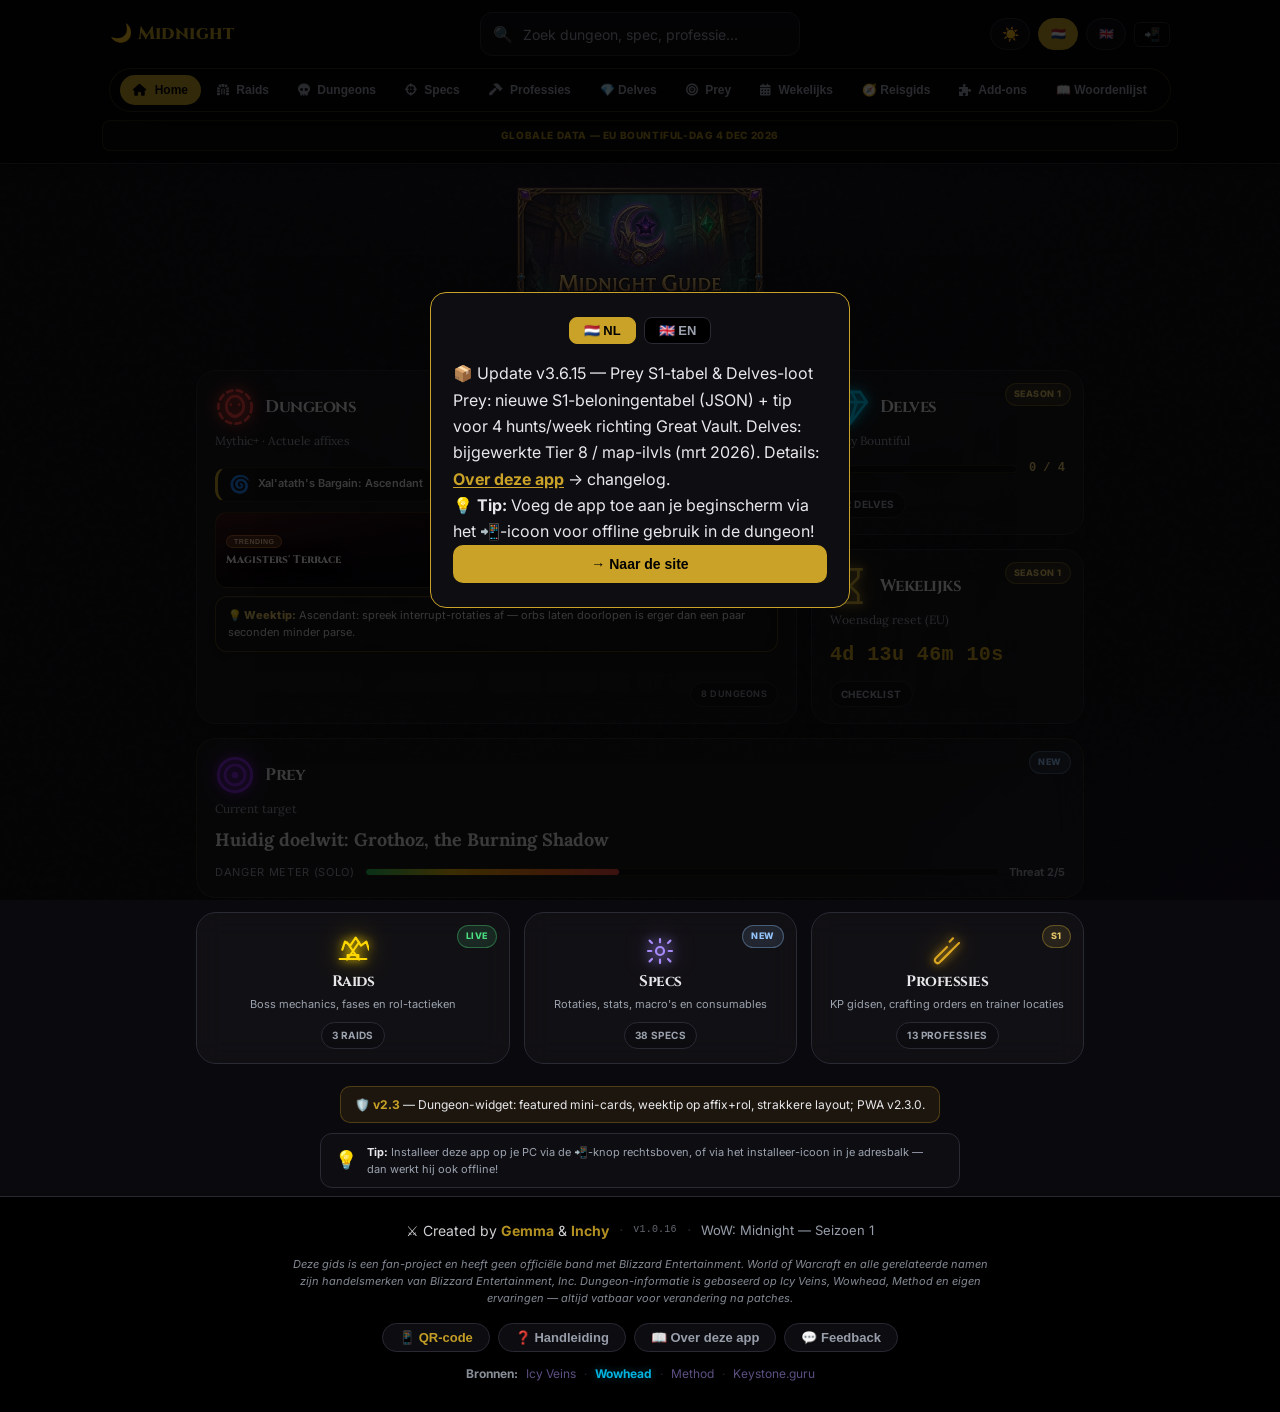
<file: index.html>
<!DOCTYPE html>
<html lang="nl">
<head>
<meta charset="UTF-8">
<meta name="viewport" content="width=device-width, initial-scale=1.0">
<meta name="theme-color" content="#050508" id="meta-theme-color">
<title>WoW: Midnight Guide — Season 1</title>
<link rel="manifest" href="manifest.json">
<link rel="icon" href="icons/favicon.ico" type="image/x-icon">
<meta name="mobile-web-app-capable" content="yes">
<meta name="apple-mobile-web-app-capable" content="yes">
<meta name="apple-mobile-web-app-status-bar-style" content="black-translucent">
<meta name="apple-mobile-web-app-title" content="Dungeon Guide">
<link rel="apple-touch-icon" href="icons/icon-192.png">
<link rel="preconnect" href="https://fonts.googleapis.com">
<link rel="preconnect" href="https://fonts.gstatic.com" crossorigin>
<link href="https://fonts.googleapis.com/css2?family=Cinzel:wght@500;600;700&family=Inter:wght@400;500;600;700;800&family=Lora:ital,wght@0,500;0,600;1,500&display=swap" rel="stylesheet">
  <link rel="stylesheet" href="https://cdnjs.cloudflare.com/ajax/libs/font-awesome/6.0.0/css/all.min.css">
  <link rel="stylesheet" href="style.css?v=1.0.16">
  <style>
    /* Mythic BiS / verified consumables: altijd epic-paars (zelfs als DB zeldzaamheid groen/blauw is) */
    .bis-wowhead-track {
      color: #a335ee !important;
      text-shadow: 0 0 8px rgba(163, 53, 238, 0.5) !important;
      font-weight: 800 !important;
      text-decoration: none !important;
    }
    .bis-wowhead-track *:not(img):not(svg):not(video) {
      color: #a335ee !important;
    }
    .bis-table a[data-wowhead],
    .bis-verified-table a[data-wowhead],
    .cons-card--verified a[data-wowhead] {
      color: #a335ee !important;
      text-shadow: 0 0 8px rgba(163, 53, 238, 0.5) !important;
      font-weight: 800 !important;
      text-decoration: none !important;
    }
    /* Tooltip: zeldzame/uncommon titelkleur →zelfde epic (Mythic-track weergave) */
    #wowhead-tooltip .q,
    #wowhead-tooltip .q0,
    #wowhead-tooltip .q1,
    #wowhead-tooltip .q2,
    #wowhead-tooltip .q3 {
      color: #a335ee !important;
    }
  </style>
  <script>const whTooltips = {colorLinks: false, iconizeLinks: false, renameLinks: true};</script>
  <script src="https://wowjs.wowhead.com/widgets/power.js"></script>
</head>
<body>

<!-- PWA Install Modal -->
<div id="pwa-modal" onclick="if(event.target===this)closePwaModal()">
  <div id="pwa-modal-inner">
    <button id="pwa-modal-close" onclick="closePwaModal()">×</button>
    <div id="pwa-modal-title">📲 Installeer als app</div>
    <div id="pwa-modal-sub" id="pwa-modal-sub"></div>
    <div id="pwa-steps"></div>
    <button id="pwa-install-btn" onclick="pwaTrigger()">Installeer</button>
  </div>
</div>

<header id="site-header" class="site-header-sticky site-header-v2">
  <div class="header-inner header-inner-main">
    <a href="#" class="header-logo font-display" onclick="setMode('home');return false">🌙 Midnight</a>
    <div class="header-search-wrap header-search-compact" onclick="openSearch()" role="button" tabindex="0" aria-label="Search">
      <span class="header-search-icon">🔍</span>
      <span class="header-search-placeholder" id="header-search-placeholder">Search dungeon, spec, profession...</span>
    </div>
    <div class="header-actions">
      <button id="back-btn" onclick="goHome()">←</button>
      <button type="button" id="spec-btn" onclick="openSpecModal()">⚙ <span class="spec-btn-text">Kies spec</span></button>
      <button type="button" id="theme-toggle" class="theme-btn" onclick="toggleTheme()" title="Dark / Light" aria-label="Dark / Light theme">☀️</button>
      <button type="button" class="lang-btn active" onclick="setLang('nl')">🇳🇱</button>
      <button type="button" class="lang-btn" onclick="setLang('en')">🇬🇧</button>
      <button type="button" class="pwa-header-btn" id="pwa-header-btn" onclick="openPwaModal()" title="Installeer als app">📲</button>
    </div>
  </div>
  <div class="header-pill-wrap" id="header-pill-wrap">
    <nav class="mode-tabs mode-tabs-pill" id="header-tabs-pill" aria-label="Hoofdmenu">
      <button class="mode-tab active" id="mode-tab-home" onclick="setMode('home')"><span id="tab-lbl-home">🌙 Home</span></button>
      <button class="mode-tab" id="mode-tab-raids" onclick="setMode('raids')"><span id="tab-lbl-raids">🏰 Raids</span></button>
      <button class="mode-tab" id="mode-tab-dungeons" onclick="setMode('dungeons')"><span id="tab-lbl-dungeons">⚔ Dungeons</span></button>
      <button class="mode-tab" id="mode-tab-specs" onclick="setMode('specs')"><span id="tab-lbl-specs">🎯 Specs</span></button>
      <button class="mode-tab" id="mode-tab-professions" onclick="setMode('professions')"><span id="tab-lbl-professions">🔨 Professies</span></button>
      <button class="mode-tab" id="mode-tab-delves" onclick="setMode('delves')"><span id="tab-lbl-delves">💎 Delves</span></button>
      <button class="mode-tab" id="mode-tab-prey" onclick="setMode('prey')"><span id="tab-lbl-prey">🎯 Prey</span></button>
      <button class="mode-tab" id="mode-tab-weekly" onclick="setMode('weekly')"><span id="tab-lbl-weekly">📅 Wekelijks</span></button>
      <button class="mode-tab" id="mode-tab-travel" onclick="setMode('travel')"><span id="tab-lbl-travel">🧭 Travel Guide</span></button>
      <button class="mode-tab" id="mode-tab-addons" onclick="setMode('addons')"><span id="tab-lbl-addons">🧩 Add-ons</span></button>
      <button class="mode-tab" id="mode-tab-glossary" onclick="setMode('glossary')"><span id="tab-lbl-glossary">📖 Woordenlijst</span></button>
    </nav>
    <div class="header-sync-badge" id="header-sync-badge" role="status" aria-live="polite"></div>
  </div>
</header>

<main class="app-main-shell" id="app-main-shell">
<!-- ═══ LANDING SCREEN ═══ -->
<div id="landing-screen">
  <div class="landing-stars"></div>
  <div class="landing-hero landing-hero-compact">
    <img id="landing-logo" src="assets/midnight-logo-nl.png" alt="Midnight Guide" class="landing-logo-img landing-logo-mask" loading="lazy" width="320" height="120">
  </div>
  <p class="dashboard-tagline font-display" id="dashboard-tagline">Midnight · Seizoen 1</p>
  <div class="dashboard-bento" id="dashboard-bento">
    <article class="dash-widget dash-w-dungeons lc-dungeons" onclick="setMode('dungeons')" role="button" tabindex="0">
      <span class="status-badge status-badge--live">LIVE</span>
      <div class="dash-widget-head">
        <span class="dash-widget-icon dash-icon-accent-dungeons" aria-hidden="true"><span class="dash-icon-float"><svg class="dash-icon-svg" viewBox="0 0 24 24" fill="none" xmlns="http://www.w3.org/2000/svg"><g stroke="currentColor" stroke-width="1.65" stroke-linecap="round" stroke-linejoin="round"><circle cx="12" cy="12" r="10" stroke-dasharray="3.2 2.8"/><ellipse cx="12" cy="11.5" rx="5.2" ry="6"/><path d="M9.5 10.5h.01M14.5 10.5h.01"/><path d="M9 16c.85 1.15 1.85 1.75 3 1.75s2.15-.6 3-1.75"/></g></svg></span></span>
        <h3 class="dash-widget-title font-display" id="dash-title-dungeons">Dungeons</h3>
      </div>
      <p class="dash-widget-kicker" id="dash-kicker-dungeons">Mythic+ · Actuele affixes</p>
      <div class="dash-affix-chips" id="dash-mplus-affixes"></div>
      <div class="dungeon-quick-access" id="dungeon-quick-access" onclick="event.stopPropagation()" role="presentation"></div>
      <div class="dungeon-weekly-pro-tip-glass" id="dungeon-weekly-pro-tip-wrap" onclick="event.stopPropagation()">
        <p class="dungeon-weekly-pro-tip" id="dungeon-weekly-pro-tip"></p>
      </div>
      <div class="dash-widget-footer-row">
        <span class="dash-widget-cta dash-widget-cta--secondary" id="lc-count-dungeons">8 dungeons</span>
      </div>
    </article>
    <article class="dash-widget dash-w-delves lc-delves" onclick="setMode('delves')" role="button" tabindex="0">
      <span class="status-badge status-badge--season">Season 1</span>
      <div class="dash-widget-head">
        <span class="dash-widget-icon dash-icon-accent-delves" aria-hidden="true"><span class="dash-icon-float"><svg class="dash-icon-svg" viewBox="0 0 24 24" fill="none" xmlns="http://www.w3.org/2000/svg"><path d="M6 3h12l4 6-10 13L2 9l4-6Z" stroke="currentColor" stroke-width="1.65" stroke-linecap="round" stroke-linejoin="round"/><path d="M11 3 8 9l4 13 4-13-3-6M2 9h20" stroke="currentColor" stroke-width="1.65" stroke-linecap="round" stroke-linejoin="round"/></svg></span></span>
        <h3 class="dash-widget-title font-display" id="dash-title-delves">Delves</h3>
      </div>
      <p class="dash-widget-kicker" id="dash-kicker-delves">Daily Bountiful</p>
      <div class="dash-progress-wrap" aria-label="Bountiful keys today">
        <div class="dash-progress-bar"><div class="dash-progress-fill" id="dash-bountiful-fill" style="width:0%"></div></div>
        <div class="dash-progress-label mono" id="dash-bountiful-label">0 / 4</div>
      </div>
      <span class="dash-widget-cta" id="lc-count-delves">12 Delves</span>
    </article>
    <article class="dash-widget dash-w-weekly lc-weekly" onclick="setMode('weekly')" role="button" tabindex="0">
      <span class="status-badge status-badge--season">Season 1</span>
      <div class="dash-widget-head">
        <span class="dash-widget-icon dash-icon-accent-weekly" aria-hidden="true"><span class="dash-icon-float"><svg class="dash-icon-svg" viewBox="0 0 24 24" fill="none" xmlns="http://www.w3.org/2000/svg"><path d="M5 22h14M5 2h14M17 22v-4.17a2 2 0 0 0-.59-1.42L12 12 7.59 16.41A2 2 0 0 0 7 17.83V22M7 2v4.17a2 2 0 0 0 .59 1.42L12 12l4.41-4.41A2 2 0 0 0 17 6.17V2" stroke="currentColor" stroke-width="1.65" stroke-linecap="round" stroke-linejoin="round"/></svg></span></span>
        <h3 class="dash-widget-title font-display" id="dash-title-weekly">Wekelijks</h3>
      </div>
      <p class="dash-widget-kicker" id="dash-kicker-weekly">Woensdag reset (EU)</p>
      <div class="dash-countdown mono" id="dash-weekly-countdown" aria-live="polite">—</div>
      <span class="dash-widget-cta" id="lc-count-weekly">Checklist</span>
    </article>
    <article class="dash-widget dash-w-prey lc-prey" onclick="setMode('prey')" role="button" tabindex="0">
      <span class="status-badge status-badge--new">NEW</span>
      <div class="dash-widget-head">
        <span class="dash-widget-icon dash-icon-accent-prey" aria-hidden="true"><span class="dash-icon-float"><svg class="dash-icon-svg" viewBox="0 0 24 24" fill="none" xmlns="http://www.w3.org/2000/svg"><circle cx="12" cy="12" r="10" stroke="currentColor" stroke-width="1.65"/><circle cx="12" cy="12" r="6" stroke="currentColor" stroke-width="1.65"/><circle cx="12" cy="12" r="2" fill="currentColor" stroke="none"/></svg></span></span>
        <h3 class="dash-widget-title font-display" id="dash-title-prey">Prey</h3>
      </div>
      <p class="dash-widget-kicker" id="dash-kicker-prey">Huidig doelwit</p>
      <div class="dash-prey-target" id="dash-prey-target-name">—</div>
      <div class="dash-prey-meter-wrap">
        <span class="dash-prey-meter-lbl" id="dash-prey-danger-lbl">Dreiging</span>
        <div class="dash-prey-meter"><div class="dash-prey-meter-fill prey-danger-fill" id="dash-prey-danger-fill" style="width:0%"></div></div>
        <span class="dash-prey-meter-val" id="dash-prey-danger-val">—</span>
      </div>
    </article>
    <article class="dash-widget dash-w-link dash-w-raids lc-raids" onclick="setMode('raids')" role="button" tabindex="0">
      <span class="status-badge status-badge--live">LIVE</span>
      <span class="dash-widget-icon sm dash-icon-accent-raids" aria-hidden="true"><span class="dash-icon-float"><svg class="dash-icon-svg" viewBox="0 0 24 24" fill="none" xmlns="http://www.w3.org/2000/svg"><path d="M7.5 18.5 16.5 5.5M16.5 18.5 7.5 5.5" stroke="currentColor" stroke-width="1.45" stroke-linecap="round"/><path d="M2 18h20" stroke="currentColor" stroke-width="1.65" stroke-linecap="round"/><path d="M4 11 6 5l4 3 4-6 4 6 4-3 2 6" stroke="currentColor" stroke-width="1.65" stroke-linecap="round" stroke-linejoin="round"/><path d="M8 18v-3h8v3" stroke="currentColor" stroke-width="1.65" stroke-linecap="round" stroke-linejoin="round"/></svg></span></span>
      <h3 class="dash-widget-title font-display sm" id="lc-title-raids">Raids</h3>
      <p class="dash-widget-desc" id="lc-desc-raids">Boss mechanics</p>
      <span class="dash-widget-cta sm" id="lc-count-raids">3 raids</span>
    </article>
    <article class="dash-widget dash-w-link dash-w-specs lc-specs" onclick="setMode('specs')" role="button" tabindex="0">
      <span class="status-badge status-badge--new">NEW</span>
      <span class="dash-widget-icon sm dash-icon-accent-specs" aria-hidden="true"><span class="dash-icon-float"><svg class="dash-icon-svg" viewBox="0 0 24 24" fill="none" xmlns="http://www.w3.org/2000/svg"><path d="M12 3v2.5M12 18.5V21M4.2 4.2l1.8 1.8M18 18l1.8 1.8M3 12h2.5M18.5 12H21M4.2 19.8l1.8-1.8M18 6l1.8-1.8" stroke="currentColor" stroke-width="1.65" stroke-linecap="round"/><circle cx="12" cy="12" r="3" stroke="currentColor" stroke-width="1.65"/></svg></span></span>
      <h3 class="dash-widget-title font-display sm" id="lc-title-specs">Specs</h3>
      <p class="dash-widget-desc" id="lc-desc-specs">Rotaties &amp; BiS</p>
      <span class="dash-widget-cta sm" id="lc-count-specs">38 specs</span>
    </article>
    <article class="dash-widget dash-w-link dash-w-prof lc-professions" onclick="setMode('professions')" role="button" tabindex="0">
      <span class="status-badge status-badge--season">S1</span>
      <span class="dash-widget-icon sm dash-icon-accent-prof" aria-hidden="true"><span class="dash-icon-float"><svg class="dash-icon-svg" viewBox="0 0 24 24" fill="none" xmlns="http://www.w3.org/2000/svg"><path d="m15 12-8.5 8.5a2.12 2.12 0 1 1-3-3L12 9" stroke="currentColor" stroke-width="1.65" stroke-linecap="round" stroke-linejoin="round"/><path d="M18 9 8 19M21 6l-3 3M16.5 2.5 14 5" stroke="currentColor" stroke-width="1.65" stroke-linecap="round" stroke-linejoin="round"/></svg></span></span>
      <h3 class="dash-widget-title font-display sm" id="lc-title-professions">Professies</h3>
      <p class="dash-widget-desc" id="lc-desc-professions">KP &amp; trainers</p>
      <span class="dash-widget-cta sm" id="lc-count-professions">13 professies</span>
    </article>
  </div>
  <div class="landing-news" id="landing-news">🛡️ <strong>v2.3</strong> — Dungeon-widget: featured mini-cards, weektip op affix+rol; PWA v2.3.0.</div>
  <div class="landing-tip">
    <span class="landing-tip-icon">💡</span>
    <div class="landing-tip-text" id="landing-tip-text"><strong>Tip:</strong> Installeer deze app op je PC via de 📲-knop rechtsboven, of via het installeer-icoon in je adresbalk — dan werkt hij ook offline!</div>
  </div>
  <p class="landing-credits" id="landing-credits">Gemaakt door Inchy & Gemma · WoW: Midnight · Niet officieel</p>
  <div id="home-action-bar">
    <button id="home-qr-btn" onclick="toggleQR()">📱 QR-code</button>
    <button id="home-help-btn" onclick="openHelp()">❓ Handleiding</button>
    <button id="home-about-btn" onclick="openAbout()">📖 Over deze app</button>
    <button id="home-feedback-btn" onclick="openFeedback()">💬 Feedback</button>
  </div>
</div>

<div id="home-screen">
  <div class="hero">
    <div class="hero-eyebrow" id="hero-eyebrow">World of Warcraft: Midnight — Seizoen 1</div>
    <h1 class="hero-title">Dungeon<br><span id="hero-title-span">Gids</span></h1>
    <p class="hero-sub" id="hero-sub">Kies je dungeon — bosses, rollen &amp; routeplanner</p>
  </div>
  <div class="section-label section-label-mplus"><h2 id="s1-label">⚔ Seizoen 1 Mythic+</h2></div>
  <div class="dungeon-grid dungeon-grid-mplus" id="mplus-grid"></div>
  <div class="section-label section-label-normal"><h2 id="norm-label">📖 Alleen Normal</h2></div>
  <div class="dungeon-grid" id="normal-grid"></div>
</div>

<!-- ════════════ PROFESSIONS SCREEN ════════════ -->
<div id="prof-screen" class="section-surface section-surface--amber">
  <div class="prof-hero">
    <div class="prof-hero-title" id="prof-hero-title">Professies — <span>Midnight</span></div>
    <div class="prof-hero-sub" id="prof-hero-sub">Kies een professie om de gids te openen</div>
  </div>
  <div class="prof-grid" id="prof-grid"></div>

  <div id="prof-detail">
    <button class="pdet-back" id="pdet-back-btn" onclick="showProfGrid()">← Terug</button>
    <div class="pdet-header">
      <div class="pdet-icon" id="pdet-icon"></div>
      <div class="pdet-name" id="pdet-name"></div>
      <div class="pdet-meta" id="pdet-meta"></div>
      <div class="pdet-lore" id="pdet-lore"></div>
      <div class="pdet-ratings" id="pdet-ratings"></div>
    </div>
    <div class="pdet-tabs-wrapper"><div class="pdet-tabs">
        <button class="pdet-tab active" id="pdet-tab-guide" onclick="switchProfTab(this,'ptab-guide')" style="display:none;">📖 Gids & KP</button>
        <button class="pdet-tab" onclick="switchProfTab(this,'ptab-trainer')">📍 Trainer</button>
        <button class="pdet-tab" onclick="switchProfTab(this,'ptab-specs')">🌳 Specs</button>
        <button class="pdet-tab" onclick="switchProfTab(this,'ptab-items')">⚒️ Items</button>
        <button class="pdet-tab" onclick="switchProfTab(this,'ptab-orders')">📜 Orders</button>
      </div></div>
    <div class="pdet-panel visible" id="ptab-guide">
          <div id="prof-guide-content" class="prof-guide-container" style="padding: 20px; border-radius: 12px; margin-top: 10px; color: var(--text);"></div>
          <div id="kp-gids-container" style="margin-top: 20px; padding: 0 20px;"></div>
          <div id="kp-bronnen-container" style="margin-top: 20px; padding: 0 20px; margin-bottom: 40px;"></div>
        </div>
      <div class="pdet-panel" id="ptab-trainer"></div>
      <div class="pdet-panel" id="ptab-specs"></div>
      <div class="pdet-panel" id="ptab-items"></div>
      <div class="pdet-panel" id="ptab-orders"></div>
              
      </div>
  </div>
</div>

<div class="specs-screen">
  <div id="spec-grid-view">
    <div style="padding:14px 12px 4px">
      <h2 style="font-family:'Inter', sans-serif;color:var(--gold);font-size:17px;margin-bottom:4px">🎯 Spec Gids</h2>
      <p id="spec-grid-sub" style="font-size:12px;color:var(--muted)">Kies een spec voor rotatie, stats, cooldowns en tips.</p>
    </div>
    <div class="spec-grid" id="spec-grid"></div>
  </div>
  <div class="spec-detail" id="spec-detail-view">
    <div class="spec-hero" id="spec-hero"></div>
    <div class="spec-tabs" id="spec-tab-btns"></div>
    <div id="spec-tab-panels"></div>
  </div>
</div>

<div id="weekly-screen">
  <div class="weekly-header">
    <h2 id="weekly-title">📅 Weekly Checklist</h2>
    <div class="weekly-reset"><span id="weekly-reset-info">Reset elke woensdag · Volgende reset:</span> <span id="weekly-next-reset">—</span></div>
  </div>
  <button class="wat-nu-btn" id="wat-nu-btn" onclick="toggleWatNu()">⚡ Wat doe ik eerst?</button>
  <div class="wat-nu-panel" id="wat-nu-panel"></div>
  <div class="weekly-progress">
    <div class="weekly-progress-bar"><div class="weekly-progress-fill" id="weekly-progress-fill" style="width:0%"></div></div>
    <div class="weekly-progress-label" id="weekly-progress-label">0 / 0</div>
  </div>
  <div id="weekly-list"></div>
  <button class="weekly-reset-btn" onclick="weeklyResetAll()">↺ Alles resetten</button>
</div>
<div id="detail-screen">
  <div class="detail-hero">
    <div class="detail-hero-inner">
      <div class="tldr-block" id="detail-tldr">
        <div class="tldr-label" id="detail-tldr-label">🎯 Sneloverzicht</div>
        <div class="tldr-content" id="d-tldr"></div>
      </div>
      <div class="detail-eyebrow" id="d-eyebrow"></div>
      <h2 class="detail-title" id="d-title"></h2>
      <div class="detail-meta" id="d-meta"></div>
      <p class="detail-lore" id="d-lore"></p>
    </div>
  </div>
  <div class="tabs-wrap">
    <div class="tabs">
      <button class="tab-btn active" id="tab-btn-overview" onclick="switchTab('overview',event)">Overzicht</button>
      <button class="tab-btn" id="tab-btn-bosses" onclick="switchTab('bosses',event)">Bosses</button>
      <button class="tab-btn" id="tab-btn-route" onclick="switchTab('route',event)">Routeplanner</button>
    </div>
  </div>
  <div id="tab-overview" class="tab-content active"><div class="content-wrap" id="overview-content"></div></div>
  <div id="tab-bosses"   class="tab-content"><div class="content-wrap" id="bosses-content"></div></div>
  <div id="tab-route"    class="tab-content"><div class="content-wrap" id="route-content"></div></div>
</div>


<div id="raids-screen">
  <div class="content-wrap" style="padding-top:12px">
    <div class="raids-hero">
      <div class="raids-hero-title">🏰 Raids</div>
      <div class="raids-hero-sub" id="raids-hero-sub">Season 1 — Midnight</div>
    </div>
    <div id="raids-content"></div>
  </div>
</div>

<!-- ══ DELVES SCREEN ══ -->
<div id="delves-screen" style="display:none">
  <div class="content-wrap section-surface section-surface--azure" style="padding-top:12px;padding-bottom:48px;max-width:900px;margin:0 auto">
    <div id="delves-content"></div>
  </div>
</div>

<!-- ══ GLOSSARY SCREEN ══ -->

  <!-- 🎯🎯🎯 PREY SCREEN 🎯🎯🎯 -->
  <div id="prey-screen" class="prey-screen-shell section-surface section-surface--void" style="display:none">
    <div class="prof-guide-container prey-guide-panel">
      <h2 style="font-family: 'Inter', sans-serif; color: var(--gold); text-align: center; margin-bottom: 8px; font-size: clamp(20px, 5vw, 28px);" id="prey-title">Het Prey Systeem</h2>
      <p id="prey-reset-countdown" class="prey-reset-countdown" aria-live="polite"></p>
      <p style="font-size: 14px; margin-bottom: 20px; text-align: center; color: var(--text);" id="prey-intro">Jaag op de gevaarlijkste doelwitten in Midnight. Een compleet stappenplan voor deze nieuwe solo-vriendelijke endgame activiteit.</p>

      <div id="prey-content"></div>
    </div>
  </div>
  
<div id="travel-screen" style="display:none">
  <div class="content-wrap section-surface section-surface--amber travel-screen-inner" style="padding-top:12px;padding-bottom:48px;max-width:720px;margin:0 auto">
    <div class="travel-hero">
      <div class="travel-hero-title" id="travel-hero-title">🧭 Travel Guide</div>
      <div class="travel-hero-sub" id="travel-hero-sub">Season 1 — Midnight portal network</div>
    </div>
    <div id="travel-content"></div>
  </div>
</div>

<div id="addons-screen" style="display:none">
  <div class="content-wrap section-surface section-surface--void addons-screen-inner" style="padding-top:12px;padding-bottom:48px;max-width:820px;margin:0 auto">
    <div class="addons-hero">
      <div class="addons-hero-title" id="addons-hero-title">🧩 Add-ons</div>
      <div class="addons-hero-sub" id="addons-hero-sub">WoW-addons en snelle referenties</div>
    </div>
    <div id="addons-content"></div>
  </div>
</div>

<div id="glossary-screen">
  <div class="content-wrap" style="padding-top:12px;padding-bottom:48px">
    <div class="affixes-hero">
      <div class="affixes-hero-title">📖 <span id="glossary-title">Woordenlijst</span></div>
      <div class="affixes-hero-sub" id="glossary-sub">WoW-begrippen uitgelegd voor beginners</div>
    </div>
    <div id="glossary-content"></div>
  </div>
</div>

</main>

<!-- ══ DATA FILES ══ -->
<script src="data/addons.js?v=1.0.16" defer></script>
<script src="data/platynator-inchy-export.js?v=1.0.16" defer></script>
<script src="data/delves.js?v=1.0.16" defer></script>
<!-- Season 1 dungeons (split files) -->
<script src="data/dungeons/s1/windrunner_spire.js" defer></script>
<script src="data/dungeons/s1/magisters_terrace.js" defer></script>
<script src="data/dungeons/s1/maisara_caverns.js" defer></script>
<script src="data/dungeons/s1/nexus_point_xenas.js" defer></script>
<script src="data/dungeons/s1/algethar_academy.js" defer></script>
<script src="data/dungeons/s1/pit_of_saron.js" defer></script>
<script src="data/dungeons/s1/seat_of_the_triumvirate.js" defer></script>
<script src="data/dungeons/s1/skyreach.js" defer></script>
<script src="data/dungeons/s1/murder_row.js" defer></script>
<script src="data/dungeons/s1/the_blinding_vale.js" defer></script>
<script src="data/dungeons/s1/den_of_nalorakk.js" defer></script>
<script src="data/dungeons/s1/voidscar_arena.js" defer></script>
<script src="data/dungeons/s1/dungeons_bundle.js" defer></script>
<script src="data/dungeons/s1/season1_shared.js" defer></script>
<script src="data/raids/dreamrift.js?v=1.0.16" defer></script>
<script src="data/raids/voidspire.js?v=1.0.16" defer></script>
<script src="data/raids/march_on_queldanas.js?v=1.0.16" defer></script>
<script src="data/professions/skinning.js" defer></script>
<script src="data/professions/leatherworking.js" defer></script>
<script src="data/professions/mining.js" defer></script>
<script src="data/professions/herbalism.js" defer></script>
<script src="data/professions/alchemy.js" defer></script>
<script src="data/professions/blacksmithing.js" defer></script>
<script src="data/professions/enchanting.js" defer></script>
<script src="data/professions/engineering.js" defer></script>
<script src="data/professions/inscription.js" defer></script>
<script src="data/professions/jewelcrafting.js" defer></script>
<script src="data/professions/tailoring.js" defer></script>
<script src="data/professions/kp_sources.js" defer></script>
<script src="data/professions/kp_data.js" defer></script>
<script src="data/affixes.js" defer></script>
<script src="data/preyData.js?v=1.0.16" defer></script>
<script src="data/preyTargets.js?v=1.0.16" defer></script>
<script src="js/preyRotation.js?v=1.0.16" defer></script>
<script src="data/prey-day-ensure.js?v=1.0.16" defer></script>
<script src="data/portals.js?v=1.0.16" defer></script>
<script src="data/help.js?v=1.0.16" defer></script>
<script src="data/specs/cons_bis_data.js" defer></script>
<script src="data/specs/bm_hunter.js" defer></script>
<script src="data/specs/mm_hunter.js" defer></script>
<script src="data/specs/ret_paladin.js" defer></script>
<script src="data/specs/frost_mage.js" defer></script>
<script src="data/specs/frost_dk.js" defer></script>
<script src="data/specs/arms_warrior.js" defer></script>
<script src="data/specs/fury_warrior.js" defer></script>
<script src="data/specs/havoc_dh.js" defer></script>
  <script src="data/specs/devourer_dh.js" defer></script>
<script src="data/specs/shadow_priest.js" defer></script>
<script src="data/specs/elemental_shaman.js" defer></script>
<script src="data/specs/balance_druid.js" defer></script>
<script src="data/specs/feral_druid.js" defer></script>
<script src="data/specs/guardian_druid.js" defer></script>
<script src="data/specs/restoration_druid.js" defer></script>
<script src="data/specs/affliction_warlock.js" defer></script>
<script src="data/specs/demonology_warlock.js" defer></script>
<script src="data/specs/destruction_warlock.js" defer></script>
<script src="data/specs/assassination_rogue.js" defer></script>
<script src="data/specs/outlaw_rogue.js" defer></script>
<script src="data/specs/subtlety_rogue.js" defer></script>
<script src="data/specs/brewmaster_monk.js" defer></script>
<script src="data/specs/mistweaver_monk.js" defer></script>
<script src="data/specs/windwalker_monk.js" defer></script>
<script src="data/specs/survival_hunter.js" defer></script>
<script src="data/specs/holy_paladin.js" defer></script>
<script src="data/specs/protection_paladin.js" defer></script>
<script src="data/specs/arcane_mage.js" defer></script>
<script src="data/specs/fire_mage.js" defer></script>
<script src="data/specs/blood_dk.js" defer></script>
<script src="data/specs/unholy_dk.js" defer></script>
<script src="data/specs/protection_warrior.js" defer></script>
<script src="data/specs/vengeance_dh.js" defer></script>
<script src="data/specs/discipline_priest.js" defer></script>
<script src="data/specs/holy_priest.js" defer></script>
<script src="data/specs/enhancement_shaman.js" defer></script>
<script src="data/specs/restoration_shaman.js" defer></script>
<script src="data/specs/devastation_evoker.js" defer></script>
<script src="data/specs/preservation_evoker.js" defer></script>
<script src="data/specs/augmentation_evoker.js" defer></script>
<script src="data/specs.js?v=1.0.16" defer></script>
<script src="data/midnight_bis_item_ids.js?v=1.0.16" defer></script>
<script src="data/specs/universal_bis_attach.js?v=1.0.16" defer></script>
<script src="data/professions/cooking.js" defer></script>
<script src="data/professions/fishing.js" defer></script>
<script src="js/constants.js?v=1.0.16" defer></script>
<script src="js/ui.js?v=1.0.16" defer></script>

<!-- ══ APP ══ -->
<script src="js/app.js?v=1.0.16" defer></script>

<footer id="site-footer">
  <div class="footer-inner">
    <div class="footer-credits">
      <span class="footer-made">⚔ Created by <strong>Gemma</strong> &amp; <strong>Inchy</strong></span>
      <span class="footer-dot">·</span>
      <span class="footer-version footer-version-display" id="version-display" aria-label="App version"></span>
      <span class="footer-dot">·</span>
      <span class="footer-version" id="footer-season">WoW: Midnight — Seizoen 1</span>
    </div>
    <div class="footer-disclaimer" id="footer-disclaimer">
      Deze gids is een fan-project en heeft geen officiële band met Blizzard Entertainment.
      World of Warcraft en alle gerelateerde namen zijn handelsmerken van Blizzard Entertainment, Inc.
      Dungeon-informatie is gebaseerd op Icy Veins, Wowhead, Method en eigen ervaringen —
      altijd vatbaar voor verandering na patches.
    </div>
    <div id="footer-btn-row">
      <button id="qr-btn" onclick="toggleQR()">📱 QR-code</button>
      <button id="help-btn" onclick="openHelp()">❓ Handleiding</button>
      <button id="about-btn" onclick="openAbout()">📖 Over deze app</button>
      <button id="feedback-btn" onclick="openFeedback()">💬 Feedback</button>
    </div>
    <div id="qr-popup">
      <div id="qr-canvas"></div>
      <div id="qr-url"></div>
      <span id="qr-close" onclick="toggleQR()">× sluiten</span>
    </div>
    <div class="footer-sources">
      <span id="footer-sources-label">Bronnen:</span>
      <a href="https://www.icy-veins.com" target="_blank">Icy Veins</a>
      <span>·</span>
      <a href="https://www.wowhead.com" target="_blank">Wowhead</a>
      <span>·</span>
      <a href="https://www.method.gg" target="_blank">Method</a>
      <span>·</span>
      <a href="https://keystone.guru" target="_blank">Keystone.guru</a>
    </div>
  </div>
</footer>

<div id="help-modal" onclick="if(event.target===this)closeHelp()">
  <div id="help-box">
    <h2 id="help-title">📖 Handleiding</h2>
    <div id="help-tab-bar" class="help-tab-bar" role="tablist" aria-label="Help"></div>
    <div id="help-tab-panels"></div>
    <button id="help-close" onclick="closeHelp()">✕ Sluiten</button>
  </div>
</div>

<div id="about-modal" onclick="if(event.target===this)closeAbout()">
  <div id="about-inner">
    <div id="about-header">
      <span id="about-title">⚔ Over deze app</span>
      <button id="about-close-x" onclick="closeAbout()">×</button>
    </div>
    <div id="about-content">
      <!-- rendered by renderAboutContent() -->
    </div>
  </div>
</div>

<div id="delve-detail-modal" onclick="if(event.target===this)closeDelveDetail()">
  <div id="delve-detail-inner">
    <div id="delve-detail-header">
      <span id="delve-detail-title"></span>
      <button id="delve-detail-close" onclick="closeDelveDetail()">×</button>
    </div>
    <div id="delve-detail-content"></div>
    <a id="delve-detail-wowhead" href="#" target="_blank" class="delves-delve-link">→ Wowhead</a>
  </div>
</div>

<div id="prey-detail-modal" onclick="if(event.target===this)closePreyDetail()" class="prey-modal">
  <div id="prey-detail-inner">
    <div id="prey-detail-header">
      <span id="prey-detail-title"></span>
      <button id="prey-detail-close" onclick="closePreyDetail()">×</button>
    </div>
    <div id="prey-detail-content"></div>
  </div>
</div>

<div id="spec-modal" onclick="if(event.target===this)closeSpecModal()">
  <div id="spec-modal-inner">
    <div id="spec-modal-header">
      <div>
        <div id="spec-modal-title">Choose your spec</div>
        <div id="spec-modal-subtitle">We'll adjust spell names to match your class</div>
      </div>
      <button id="spec-close-x" onclick="closeSpecModal()">×</button>
    </div>
    <div id="spec-class-grid" class="spec-class-grid"></div>
    <button id="spec-reset-btn" onclick="clearSpec()">× Clear spec</button>
  </div>
</div>

<!-- Dev Banner -->
<div id="dev-banner">
  <div id="dev-banner-inner">
    <div id="dev-banner-langs">
      <button class="dbn-lang" onclick="setBannerLang('nl')">🇳🇱 NL</button>
      <button class="dbn-lang" onclick="setBannerLang('en')">🇬🇧 EN</button>
    </div>
    <div id="dbn-title"></div>
    <div id="dbn-body"></div>
    <div id="dbn-tip"></div>
    <button id="dev-banner-close" onclick="closeBanner()">→ Naar de site</button>
  </div>
</div>

<!-- Feedback Modal -->
<div id="feedback-modal" onclick="if(event.target===this)closeFeedback()">
  <div id="feedback-inner">
    <button class="modal-close-x" onclick="closeFeedback()">×</button>
    <div id="feedback-title">💬 Feedback</div>
    <div id="feedback-sub"></div>
    <div style="margin-top:10px;display:flex;flex-direction:column;gap:8px">
      <a id="feedback-gh" href="https://docs.google.com/forms/d/e/1FAIpQLSe-KFixsrFQnFHYp12E9v4z-xWqpRuULSUYf58oOs8X85E6rQ/viewform" target="_blank" style="display:block;text-align:center;background:var(--gold);color:#000;padding:10px 18px;border-radius:8px;font-weight:700;text-decoration:none">📝 Feedback formulier (geen account nodig)</a>
      <a href="https://github.com/Huijting/midnight_guide/issues/new?title=Feedback" target="_blank" style="display:block;text-align:center;background:var(--panel);border:1px solid var(--border);color:var(--muted);padding:9px 18px;border-radius:8px;font-weight:700;text-decoration:none">🐙 GitHub issue (voor techneuten)</a>
    </div>
  </div>
</div><!-- ══════════════════════════════════════════ SEARCH OVERLAY ══ -->
<div id="search-overlay" class="search-overlay" onclick="closeSearchIfBg(event)">
  <div class="search-modal">
    <div class="search-input-row">
      <span class="search-icon-lbl">🔍</span>
      <input id="search-input" type="text" class="search-input" placeholder="Zoek dungeon, spec, professie..." autocomplete="off" oninput="doSearch(this.value)" onkeydown="searchKeyNav(event)">
      <button class="search-close-btn" onclick="closeSearch()">✕</button>
    </div>
    <div id="search-results" class="search-results"></div>
  </div>
</div>



  <div id="toast-notification" style="position:fixed; bottom:80px; left:50%; transform:translateX(-50%); background:var(--accent); color:#fff; padding:10px 20px; border-radius:8px; font-weight:bold; opacity:0; transition:opacity 0.3s; z-index:1001; pointer-events:none;">Gekopieerd!</div>
  <button id="back-to-top" onclick="window.scrollTo({top: 0, behavior: 'smooth'})" style="display:none; position:fixed; bottom:20px; right:20px; z-index:1000; background:var(--gold); color:#000; border:none; border-radius:50%; width:40px; height:40px; font-size:20px; cursor:pointer; box-shadow:0 4px 10px rgba(0,0,0,0.5); align-items:center; justify-content:center;">↑</button>
</body>
</html>
</file>
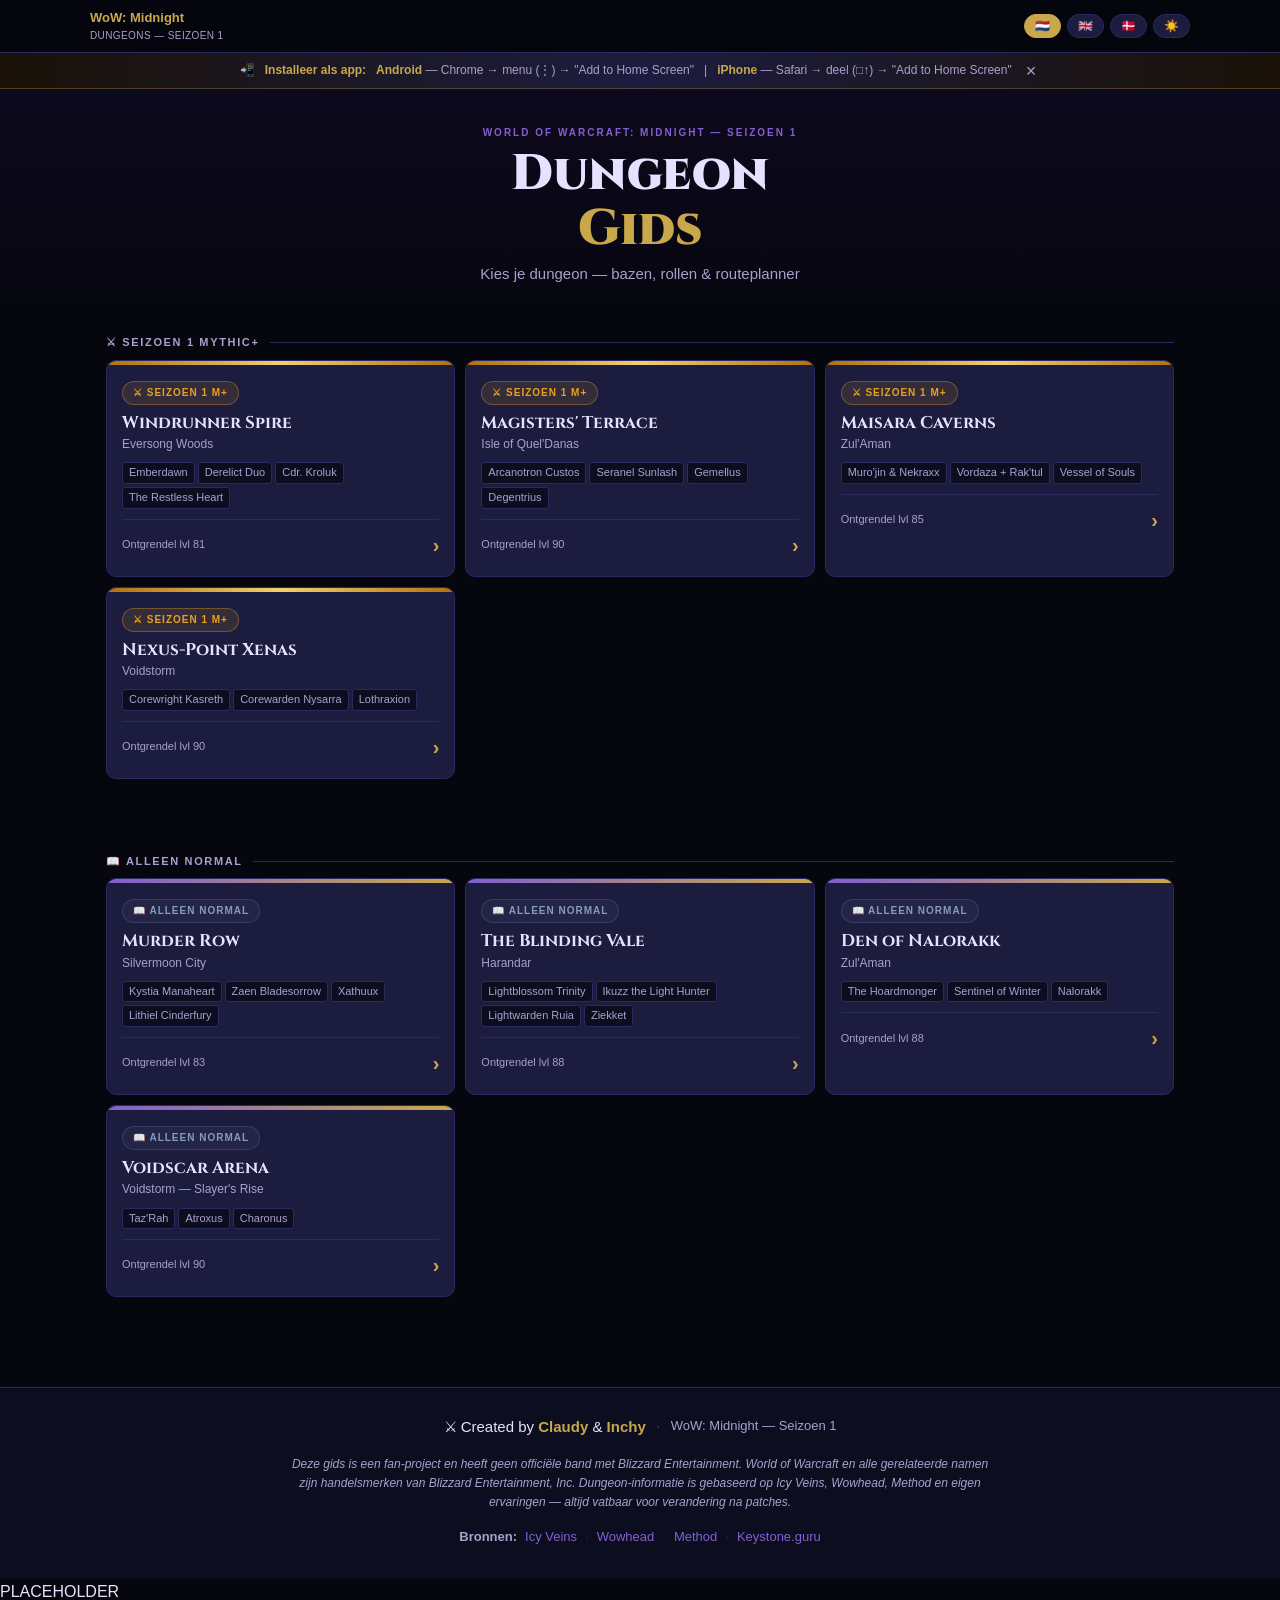
<file: dungeon_guide_nl (1).html>
<!DOCTYPE html>
<html lang="nl">
<head>
<meta charset="UTF-8">
<meta name="viewport" content="width=device-width, initial-scale=1.0">
<meta name="theme-color" content="#0a0a1a">
<title>Midnight Dungeon Guide — Season 1</title>
<link rel="preconnect" href="https://fonts.googleapis.com">
<link href="https://fonts.googleapis.com/css2?family=Cinzel:wght@400;700;900&display=swap" rel="stylesheet">
<style>
  :root {
    --bg:#06060f; --deep:#0d0d20; --panel:#1c1c3e; --border:#2a2a60;
    --gold:#c8a84b; --gold2:#f0d070; --accent:#8060d0;
    --mplus:#e8a020; --normal:#8899bb;
    --tank:#4a90d9; --heal:#3db86a; --dps:#e04060;
    --text:#e8e0ff; --muted:#aaa0cc;
    --head-bg:rgba(6,6,15,0.93); --tab-bg:rgba(6,6,15,0.96);
    --boss-hdr:linear-gradient(90deg,#1e0a3e,#0d0d30);
    --boss-desc-bg:rgba(0,0,0,0.22); --boss-desc-col:rgba(210,195,250,0.85);
    --tank-bg:rgba(74,144,217,0.08); --heal-bg:rgba(61,184,106,0.08); --dps-bg:rgba(224,64,96,0.08);
    --tip-bg:rgba(200,168,75,0.08); --info-bg:var(--panel); --route-bg:var(--deep);
  }
  body.light {
    --bg:#f4f2f8; --deep:#e8e4f0; --panel:#fff; --border:#d0c8e8;
    --gold:#8a6010; --gold2:#6a4800; --accent:#5030a0;
    --mplus:#8a5800; --normal:#445577;
    --tank:#1860b0; --heal:#1a7a40; --dps:#b02040;
    --text:#1a1428; --muted:#5a5070;
    --head-bg:rgba(244,242,248,0.96); --tab-bg:rgba(244,242,248,0.97);
    --boss-hdr:linear-gradient(90deg,#2a1060,#1a1060);
    --boss-desc-bg:#f0ecf8; --boss-desc-col:#3a2860;
    --tank-bg:rgba(24,96,176,0.08); --heal-bg:rgba(26,122,64,0.08); --dps-bg:rgba(176,32,64,0.08);
    --tip-bg:rgba(138,96,16,0.07); --info-bg:#fff; --route-bg:#eae6f4;
  }
  *,*::before,*::after{box-sizing:border-box;margin:0;padding:0}
  body{background:var(--bg);color:var(--text);font-family:-apple-system,'Segoe UI',Helvetica,Arial,sans-serif;font-size:16px;line-height:1.6;min-height:100vh;overflow-x:hidden;transition:background .3s,color .3s}

  /* ── HEADER ── */
  #site-header{position:sticky;top:0;z-index:100;background:var(--head-bg);backdrop-filter:blur(12px);border-bottom:1px solid var(--border);padding:0 12px}
  .header-inner{max-width:1100px;margin:0 auto;display:flex;align-items:center;gap:8px;height:52px}
  #back-btn{display:none;background:none;border:1px solid var(--border);color:var(--gold);font-size:13px;font-weight:700;padding:5px 12px;border-radius:6px;cursor:pointer;white-space:nowrap}
  #back-btn:hover{background:var(--gold);color:var(--bg)}
  .header-title{font-size:13px;font-weight:700;color:var(--gold);flex:1;min-width:0}
  .header-sub{font-size:10px;color:var(--muted);font-weight:400;display:block;letter-spacing:.04em}

  /* ── LANG + THEME TOGGLES ── */
  .header-controls{display:flex;align-items:center;gap:6px;flex-shrink:0}
  .lang-btn,.theme-btn{background:var(--panel);border:1px solid var(--border);border-radius:16px;padding:4px 10px;font-size:12px;cursor:pointer;color:var(--text);transition:all .2s;white-space:nowrap}
  .lang-btn.active{background:var(--gold);color:#000;border-color:var(--gold);font-weight:700}
  .lang-btn:hover:not(.active){border-color:var(--gold)}
  .theme-btn:hover{border-color:var(--gold)}

  /* ── INSTALL BANNER ── */
  #install-banner{background:linear-gradient(90deg,#1a1208,#1c1c3e,#1a1208);border-bottom:1px solid rgba(200,168,75,0.3);padding:8px 12px;display:flex;align-items:center;justify-content:center;gap:10px;flex-wrap:wrap;font-size:12px}
  #install-banner strong{color:var(--gold)}
  #install-banner span{color:var(--muted)}
  #install-close{background:none;border:none;color:var(--muted);font-size:18px;cursor:pointer;line-height:1;padding:0 4px}

  /* ── HOME ── */
  #home-screen{position:relative;z-index:1}
  .hero{text-align:center;padding:36px 16px 24px;background:linear-gradient(180deg,rgba(80,40,160,.10) 0%,transparent 100%)}
  .hero-eyebrow{font-size:10px;letter-spacing:.2em;color:var(--accent);text-transform:uppercase;margin-bottom:6px;font-weight:700}
  .hero-title{font-family:'Cinzel',Georgia,serif;font-size:clamp(24px,7vw,50px);font-weight:900;color:var(--text);line-height:1.1;margin-bottom:5px}
  .hero-title span{color:var(--gold)}
  .hero-sub{color:var(--muted);font-size:15px}
  .section-label{max-width:1100px;margin:24px auto 8px;padding:0 16px;display:flex;align-items:center;gap:10px}
  .section-label h2{font-size:11px;font-weight:700;letter-spacing:.15em;color:var(--muted);text-transform:uppercase;white-space:nowrap}
  .section-label::after{content:'';flex:1;height:1px;background:var(--border)}
  .dungeon-grid{max-width:1100px;margin:0 auto;padding:0 16px 50px;display:grid;grid-template-columns:repeat(auto-fill,minmax(260px,1fr));gap:10px}
  @media(max-width:480px){.dungeon-grid{grid-template-columns:1fr}}

  /* ── DUNGEON CARD ── */
  .dungeon-card{background:var(--panel);border:1px solid var(--border);border-radius:10px;cursor:pointer;transition:transform .15s,box-shadow .15s,border-color .15s;overflow:hidden}
  .dungeon-card:active{transform:scale(0.98)}
  @media(hover:hover){.dungeon-card:hover{transform:translateY(-3px);box-shadow:0 8px 24px rgba(0,0,0,0.2);border-color:var(--gold)}}
  .card-accent{height:4px;background:linear-gradient(90deg,var(--accent),var(--gold))}
  .dungeon-card.mplus .card-accent{background:linear-gradient(90deg,#b07010,var(--gold2),#b07010)}
  .card-body{padding:13px 15px 15px}
  .card-badge{display:inline-block;font-size:10px;font-weight:700;letter-spacing:.1em;padding:3px 10px;border-radius:20px;margin-bottom:8px}
  .badge-mplus{background:rgba(232,160,32,0.12);color:var(--mplus);border:1px solid rgba(232,160,32,0.35)}
  .badge-normal{background:rgba(100,120,160,0.10);color:var(--normal);border:1px solid rgba(100,120,160,0.3)}
  .card-name{font-family:'Cinzel',Georgia,serif;font-size:clamp(14px,3.5vw,17px);font-weight:700;color:var(--text);margin-bottom:2px;line-height:1.2}
  .card-zone{font-size:12px;color:var(--muted);margin-bottom:8px}
  .card-bosses{display:flex;flex-wrap:wrap;gap:3px}
  .boss-chip{font-size:11px;color:var(--muted);background:var(--deep);border:1px solid var(--border);border-radius:3px;padding:1px 6px}
  .card-footer{display:flex;align-items:center;justify-content:space-between;margin-top:10px;padding-top:9px;border-top:1px solid var(--border)}
  .card-level{font-size:11px;color:var(--muted)}
  .card-arrow{color:var(--gold);font-size:20px;font-weight:700}

  /* ── DETAIL ── */
  #detail-screen{display:none;position:relative;z-index:1}
  .detail-hero{background:var(--boss-hdr);border-bottom:1px solid var(--border);padding:20px 16px}
  .detail-hero-inner{max-width:1100px;margin:0 auto}
  .detail-eyebrow{font-size:10px;font-weight:700;letter-spacing:.18em;color:var(--accent);margin-bottom:4px;text-transform:uppercase}
  .detail-title{font-family:'Cinzel',Georgia,serif;font-size:clamp(20px,5vw,36px);font-weight:900;color:#fff;line-height:1.1;margin-bottom:7px}
  .detail-meta{display:flex;flex-wrap:wrap;gap:10px;font-size:13px;color:rgba(255,255,255,0.6);margin-bottom:10px}
  .detail-lore{font-style:italic;color:rgba(255,255,255,0.72);max-width:680px;font-size:15px;line-height:1.65;border-left:2px solid var(--gold);padding-left:14px}

  /* ── TABS ── */
  .tabs-wrap{position:sticky;top:52px;z-index:90;background:var(--tab-bg);backdrop-filter:blur(8px);border-bottom:1px solid var(--border)}
  .tabs{max-width:1100px;margin:0 auto;display:flex;padding:0 4px}
  .tab-btn{font-size:13px;font-weight:700;color:var(--muted);background:none;border:none;padding:13px 0;cursor:pointer;border-bottom:3px solid transparent;transition:all .2s;flex:1;text-align:center}
  .tab-btn.active{color:var(--gold);border-bottom-color:var(--gold)}
  .tab-content{display:none}
  .tab-content.active{display:block}
  .content-wrap{max-width:1100px;margin:0 auto;padding:18px 16px 56px}

  /* ── OVERVIEW ── */
  .overview-grid{display:grid;grid-template-columns:repeat(auto-fill,minmax(200px,1fr));gap:10px;margin-bottom:18px}
  .info-card{background:var(--info-bg);border:1px solid var(--border);border-radius:8px;padding:13px}
  .info-card-title{font-size:10px;font-weight:700;letter-spacing:.14em;color:var(--accent);margin-bottom:5px;text-transform:uppercase}
  .info-card-val{font-size:15px;color:var(--text);font-weight:600}
  .tip-box{background:var(--tip-bg);border:1px solid rgba(200,168,75,0.2);border-left:3px solid var(--gold);border-radius:6px;padding:11px 14px;margin-bottom:9px;font-size:14px;line-height:1.5}
  .tip-box strong{color:var(--gold2);font-weight:700}

  /* ── BOSSES ── */
  .boss-card{background:var(--panel);border:1px solid var(--border);border-radius:10px;overflow:hidden;margin-bottom:14px}
  .boss-header{background:var(--boss-hdr);padding:11px 15px;display:flex;align-items:center;gap:10px}
  .boss-num{font-size:11px;font-weight:700;color:rgba(255,255,255,0.45);letter-spacing:.1em;white-space:nowrap}
  .boss-name{font-family:'Cinzel',Georgia,serif;font-size:clamp(14px,3.5vw,17px);font-weight:700;color:#fff}
  .boss-desc{padding:9px 15px;font-style:italic;color:var(--boss-desc-col);font-size:14px;line-height:1.5;border-bottom:1px solid var(--border);background:var(--boss-desc-bg)}
  .role-tabs{display:flex;gap:8px;padding:12px 14px;background:var(--deep);border-bottom:1px solid var(--border)}
  .role-tab-btn{flex:1;padding:11px 6px;font-size:14px;font-weight:700;border-radius:8px;border:2px solid var(--border);cursor:pointer;transition:all .15s;color:var(--muted);background:var(--panel);text-align:center}
  .role-tab-btn.active-tank{color:#fff;background:var(--tank);border-color:var(--tank)}
  .role-tab-btn.active-heal{color:#fff;background:var(--heal);border-color:var(--heal)}
  .role-tab-btn.active-dps{color:#fff;background:var(--dps);border-color:var(--dps)}
  .role-panel{display:none;padding:13px 15px}
  .role-panel.active{display:block}
  .role-panel.tank-panel{background:var(--tank-bg)}
  .role-panel.heal-panel{background:var(--heal-bg)}
  .role-panel.dps-panel{background:var(--dps-bg)}
  .role-panel ul{list-style:none}
  .role-panel ul li{font-size:15px;color:var(--text);padding:6px 0 6px 18px;position:relative;line-height:1.45;border-bottom:1px solid var(--border)}
  .role-panel ul li:last-child{border-bottom:none}
  .role-panel ul li::before{content:'▸';position:absolute;left:0;color:var(--muted);font-size:12px;top:9px}

  /* ── ROUTE ── */
  .route-section{margin-bottom:26px}
  .route-title{font-size:12px;font-weight:700;letter-spacing:.1em;color:var(--gold);margin-bottom:11px;text-transform:uppercase}
  .route-diagram{background:var(--route-bg);border:1px solid var(--border);border-radius:10px;padding:14px;overflow-x:auto;margin-bottom:12px}
  .lust-table{width:100%;border-collapse:collapse;margin-bottom:12px;font-size:14px}
  .lust-table th,.lust-table td{padding:9px 11px;border-bottom:1px solid var(--border);text-align:left}
  .lust-table th{font-size:10px;font-weight:700;letter-spacing:.1em;color:var(--accent);background:var(--panel);text-transform:uppercase}
  .lust-moment{color:var(--gold);font-weight:700}
  .kg-link{display:inline-flex;align-items:center;gap:7px;background:var(--panel);border:1px solid var(--border);border-radius:8px;padding:11px 16px;color:var(--mplus);font-size:14px;font-weight:700;text-decoration:none;transition:all .2s;margin-top:4px}
  .kg-link:hover{border-color:var(--gold);color:var(--gold)}

  ::-webkit-scrollbar{width:5px;height:5px}
  ::-webkit-scrollbar-track{background:var(--deep)}
  ::-webkit-scrollbar-thumb{background:var(--border);border-radius:3px}

  /* ── FOOTER ── */
  #site-footer{background:var(--deep);border-top:1px solid var(--border);padding:24px 16px 32px;margin-top:40px}
  .footer-inner{max-width:1100px;margin:0 auto;display:flex;flex-direction:column;gap:14px;align-items:center;text-align:center}
  .footer-credits{display:flex;align-items:center;gap:10px;flex-wrap:wrap;justify-content:center}
  .footer-made{font-size:15px;color:var(--text)}
  .footer-made strong{color:var(--gold)}
  .footer-dot{color:var(--border);font-size:18px}
  .footer-version{font-size:13px;color:var(--muted)}
  .footer-disclaimer{font-size:12px;color:var(--muted);max-width:700px;line-height:1.6;font-style:italic}
  .footer-sources{display:flex;align-items:center;gap:8px;flex-wrap:wrap;justify-content:center;font-size:13px}
  .footer-sources span{color:var(--border)}
  .footer-sources a{color:var(--accent);text-decoration:none;transition:color .2s}
  .footer-sources a:hover{color:var(--gold)}
  #footer-sources-label{color:var(--muted);font-weight:700}

</style>
</head>
<body>

<header id="site-header">
  <div class="header-inner">
    <button id="back-btn" onclick="goHome()">←</button>
    <div class="header-title">
      WoW: Midnight
      <span class="header-sub" id="hdr-sub">DUNGEONS — SEIZOEN 1</span>
    </div>
    <div class="header-controls">
      <button class="lang-btn active" onclick="setLang('nl')">🇳🇱</button>
      <button class="lang-btn" onclick="setLang('en')">🇬🇧</button>
      <button class="lang-btn" onclick="setLang('da')">🇩🇰</button>
      <button class="theme-btn" id="theme-toggle" onclick="toggleTheme()">☀️</button>
    </div>
  </div>
</header>

<div id="install-banner">
  <span>📲</span>
  <span id="ib-title"><strong>Installeer als app:</strong></span>
  <span id="ib-android"><strong>Android</strong> — Chrome → menu (⋮) → "Add to Home Screen"</span>
  <span>|</span>
  <span id="ib-ios"><strong>iPhone</strong> — Safari → deel (□↑) → "Add to Home Screen"</span>
  <button id="install-close" onclick="document.getElementById('install-banner').style.display='none'">×</button>
</div>

<div id="home-screen">
  <div class="hero">
    <div class="hero-eyebrow" id="hero-eyebrow">World of Warcraft: Midnight — Seizoen 1</div>
    <h1 class="hero-title">Dungeon<br><span id="hero-title-span">Gids</span></h1>
    <p class="hero-sub" id="hero-sub">Kies je dungeon — bazen, rollen &amp; routeplanner</p>
  </div>
  <div class="section-label"><h2 id="s1-label">⚔ Seizoen 1 Mythic+</h2></div>
  <div class="dungeon-grid" id="mplus-grid"></div>
  <div class="section-label"><h2 id="norm-label">📖 Alleen Normal</h2></div>
  <div class="dungeon-grid" id="normal-grid"></div>
</div>

<div id="detail-screen">
  <div class="detail-hero">
    <div class="detail-hero-inner">
      <div class="detail-eyebrow" id="d-eyebrow"></div>
      <h2 class="detail-title" id="d-title"></h2>
      <div class="detail-meta" id="d-meta"></div>
      <p class="detail-lore" id="d-lore"></p>
    </div>
  </div>
  <div class="tabs-wrap">
    <div class="tabs">
      <button class="tab-btn active" id="tab-btn-overview" onclick="switchTab('overview',event)"></button>
      <button class="tab-btn" id="tab-btn-bosses" onclick="switchTab('bosses',event)"></button>
      <button class="tab-btn" id="tab-btn-route" onclick="switchTab('route',event)"></button>
    </div>
  </div>
  <div id="tab-overview" class="tab-content active"><div class="content-wrap" id="overview-content"></div></div>
  <div id="tab-bosses"   class="tab-content"><div class="content-wrap" id="bosses-content"></div></div>
  <div id="tab-route"    class="tab-content"><div class="content-wrap" id="route-content"></div></div>
</div>

<script>

// Footer i18n
const FOOTER = {
  nl: {
    season: "WoW: Midnight — Seizoen 1",
    disclaimer: "Deze gids is een fan-project en heeft geen officiële band met Blizzard Entertainment. World of Warcraft en alle gerelateerde namen zijn handelsmerken van Blizzard Entertainment, Inc. Dungeon-informatie is gebaseerd op Icy Veins, Wowhead, Method en eigen ervaringen — altijd vatbaar voor verandering na patches.",
    sources: "Bronnen:"
  },
  en: {
    season: "WoW: Midnight — Season 1",
    disclaimer: "This guide is a fan project and is not affiliated with Blizzard Entertainment. World of Warcraft and all related names are trademarks of Blizzard Entertainment, Inc. Dungeon information is based on Icy Veins, Wowhead, Method and personal experience — always subject to change after patches.",
    sources: "Sources:"
  },
  da: {
    season: "WoW: Midnight — Sæson 1",
    disclaimer: "Denne guide er et fan-projekt og er ikke tilknyttet Blizzard Entertainment. World of Warcraft og alle relaterede navne er varemærker tilhørende Blizzard Entertainment, Inc. Dungeon-information er baseret på Icy Veins, Wowhead, Method og egne erfaringer — altid underlagt ændringer efter patches.",
    sources: "Kilder:"
  }
};

function updateFooter() {
  const f = FOOTER[lang];
  if (!f) return;
  const el_season = document.getElementById('footer-season');
  const el_disc   = document.getElementById('footer-disclaimer');
  const el_src    = document.getElementById('footer-sources-label');
  if (el_season) el_season.textContent = f.season;
  if (el_disc)   el_disc.textContent   = f.disclaimer;
  if (el_src)    el_src.textContent    = f.sources;
}

// ═══════════════════════════════════════════════════════════════
// UI STRINGS
// ═══════════════════════════════════════════════════════════════
const UI = {
  nl: {
    season_sub:   "DUNGEONS — SEIZOEN 1",
    eyebrow:      "World of Warcraft: Midnight — Seizoen 1",
    guide:        "Gids",
    hero_sub:     "Kies je dungeon — bazen, rollen & routeplanner",
    s1_section:   "⚔ Seizoen 1 Mythic+",
    norm_section: "📖 Alleen Normal",
    badge_mplus:  "⚔ SEIZOEN 1 M+",
    badge_normal: "📖 ALLEEN NORMAL",
    tab_overview: "Overzicht",
    tab_bosses:   "Bazen",
    tab_route:    "Routeplanner",
    boss_label:   "BAAS",
    lbl_zone:     "ZONE",
    lbl_type:     "TYPE",
    lbl_unlock:   "ONTGRENDEL",
    lbl_bosses:   "AANTAL BAZEN",
    type_mplus:   "⚔ Mythic+ Seizoen 1",
    type_normal:  "📖 Alleen Normal",
    lust_moment:  "Moment",
    lust_explain: "Uitleg",
    lust_title:   "🔥 Bloodlust / Heroism Timing",
    route_sum:    "Samenvatting",
    route_diag:   "Schematische Route — Pull-volgorde",
    kg_section:   "Interactieve Routes — Keystone.guru",
    kg_text:      "Bekijk en importeer uitgebreide M+-routes op Keystone.guru. Gebruik de <strong>MDT (Mythic Dungeon Tools)</strong> addon in-game om routes te importeren.",
    kg_btn:       "🗺 Open routes op Keystone.guru →",
    norm_note:    "Geen Keystone.guru route nodig — deze dungeon zit niet in de M+ rotatie. Bovenstaande pull-volgorde is voldoende.",
    back:         "← Terug",
    theme_light:  "☀️",
    theme_dark:   "🌙",
    ib_title:     "<strong>Installeer als app:</strong>",
    ib_android:   "<strong>Android</strong> — Chrome → menu (⋮) → \"Add to Home Screen\"",
    ib_ios:       "<strong>iPhone</strong> — Safari → deel (□↑) → \"Add to Home Screen\"",
  },
  en: {
    season_sub:   "DUNGEONS — SEASON 1",
    eyebrow:      "World of Warcraft: Midnight — Season 1",
    guide:        "Guide",
    hero_sub:     "Choose your dungeon — bosses, roles & route planner",
    s1_section:   "⚔ Season 1 Mythic+",
    norm_section: "📖 Normal Only",
    badge_mplus:  "⚔ SEASON 1 M+",
    badge_normal: "📖 NORMAL ONLY",
    tab_overview: "Overview",
    tab_bosses:   "Bosses",
    tab_route:    "Route Planner",
    boss_label:   "BOSS",
    lbl_zone:     "ZONE",
    lbl_type:     "TYPE",
    lbl_unlock:   "UNLOCK",
    lbl_bosses:   "BOSSES",
    type_mplus:   "⚔ Mythic+ Season 1",
    type_normal:  "📖 Normal Only",
    lust_moment:  "Moment",
    lust_explain: "Notes",
    lust_title:   "🔥 Bloodlust / Heroism Timing",
    route_sum:    "Summary",
    route_diag:   "Route Diagram — Pull Order",
    kg_section:   "Interactive Routes — Keystone.guru",
    kg_text:      "View and import detailed M+ routes on Keystone.guru. Use the <strong>MDT (Mythic Dungeon Tools)</strong> addon in-game to import routes.",
    kg_btn:       "🗺 Open routes on Keystone.guru →",
    norm_note:    "No Keystone.guru route needed — this dungeon is not in the M+ rotation. The pull order above is sufficient.",
    back:         "← Back",
    theme_light:  "☀️",
    theme_dark:   "🌙",
    ib_title:     "<strong>Install as app:</strong>",
    ib_android:   "<strong>Android</strong> — Chrome → menu (⋮) → \"Add to Home Screen\"",
    ib_ios:       "<strong>iPhone</strong> — Safari → share (□↑) → \"Add to Home Screen\"",
  },
  da: {
    season_sub:   "FANGEHULER — SÆSON 1",
    eyebrow:      "World of Warcraft: Midnight — Sæson 1",
    guide:        "Guide",
    hero_sub:     "Vælg din dungeon — bosser, roller og ruteplanlægger",
    s1_section:   "⚔ Sæson 1 Mythic+",
    norm_section: "📖 Kun Normal",
    badge_mplus:  "⚔ SÆSON 1 M+",
    badge_normal: "📖 KUN NORMAL",
    tab_overview: "Oversigt",
    tab_bosses:   "Bosser",
    tab_route:    "Ruteplanlægger",
    boss_label:   "BOSS",
    lbl_zone:     "ZONE",
    lbl_type:     "TYPE",
    lbl_unlock:   "LÅS OP",
    lbl_bosses:   "ANTAL BOSSER",
    type_mplus:   "⚔ Mythic+ Sæson 1",
    type_normal:  "📖 Kun Normal",
    lust_moment:  "Tidspunkt",
    lust_explain: "Forklaring",
    lust_title:   "🔥 Bloodlust / Heroism-timing",
    route_sum:    "Sammenfatning",
    route_diag:   "Rutediagram — Pull-rækkefølge",
    kg_section:   "Interaktive ruter — Keystone.guru",
    kg_text:      "Se og importer detaljerede M+-ruter på Keystone.guru. Brug <strong>MDT (Mythic Dungeon Tools)</strong> addon i spillet til at importere ruter.",
    kg_btn:       "🗺 Åbn ruter på Keystone.guru →",
    norm_note:    "Ingen Keystone.guru-rute nødvendig — denne dungeon er ikke i M+-rotationen. Pull-rækkefølgen ovenfor er tilstrækkelig.",
    back:         "← Tilbage",
    theme_light:  "☀️",
    theme_dark:   "🌙",
    ib_title:     "<strong>Installer som app:</strong>",
    ib_android:   "<strong>Android</strong> — Chrome → menu (⋮) → \"Føj til startskærm\"",
    ib_ios:       "<strong>iPhone</strong> — Safari → del (□↑) → \"Føj til hjemmeskærm\"",
  }
};

// ═══════════════════════════════════════════════════════════════
// HELPER
// ═══════════════════════════════════════════════════════════════
let lang = localStorage.getItem('lang') || 'nl';
function t(obj) { return (typeof obj === 'string') ? obj : (obj[lang] || obj.en || ''); }

// ═══════════════════════════════════════════════════════════════
// DUNGEON DATA  (all localised text fields: {nl,en,da})
// ═══════════════════════════════════════════════════════════════
// ═══════════════════════════════════════════════════════════════
// HOE EEN NIEUWE DUNGEON TOEVOEGEN (voor Claude of jezelf):
//
// 1. Kopieer een bestaand dungeon-blok van { id:... } tot de sluitende },
// 2. Plak het onder het laatste blok in de array (vóór de sluitende ])
// 3. Pas alle velden aan — elke tekst heeft {nl:"...",en:"...",da:"..."}
// 4. type: "mplus"  → verschijnt in Seizoen M+ sectie
//    type: "normal" → verschijnt in Alleen Normal sectie
// 5. Voor een nieuw seizoen: voeg type:"mplus_s2" toe en voeg in renderHome()
//    een extra sectie toe (identiek aan de mplus-sectie, filter op "mplus_s2")
// 6. UI-teksten (tabbladen, knoppen, etc.) staan in het UI{} object bovenaan
//
// NIEUW SEIZOEN CHECKLIST:
//   - Nieuwe dungeons toevoegen met juist type
//   - UI.nl/en/da: season_sub aanpassen ("SEIZOEN 2" etc.)
//   - renderHome() uitbreiden met nieuwe sectie indien gewenst
// ═══════════════════════════════════════════════════════════════
const DUNGEONS = [
// ──────────────────────────────────────────────
// 1. WINDRUNNER SPIRE
// ──────────────────────────────────────────────
{
  id:"windrunner", name:"Windrunner Spire", zone:"Eversong Woods", type:"mplus",
  bosses_short:["Emberdawn","Derelict Duo","Cdr. Kroluk","The Restless Heart"],
  level:{nl:"Ontgrendel lvl 81",en:"Unlock level 81",da:"Lås op ved niveau 81"},
  lore:{
    nl:"Het vroegere familieverblijf van de Windrunners weerspiegelt nu de pijnlijke verhouding tussen Alleria, Sylvanas en Vereesa. Verdriet en woede zijn uitgegroeid tot geesten die geen rust kunnen vinden.",
    en:"The former Windrunner family home now mirrors the fractured bond between Alleria, Sylvanas, and Vereesa. Grief and rage have given rise to restless spirits that cannot find peace.",
    da:"Det tidligere Windrunner-familiens hjem afspejler nu det smertefulde brud mellem Alleria, Sylvanas og Vereesa. Sorg og raseri har skabt urolige ånder, der ikke kan finde fred."
  },
  tips:[
    {title:{nl:"Ingangcoördinaten",en:"Entrance coordinates",da:"Indgangskoordinater"},
     text:{nl:"/way 35.2, 78.4 — Eversong Woods, vlak bij de klifrand.",en:"/way 35.2, 78.4 — Eversong Woods, near the cliff edge.",da:"/way 35.2, 78.4 — Eversong Woods, nær klippekanten."}},
    {title:{nl:"Trash: Phantasmal Mystic",en:"Trash: Phantasmal Mystic",da:"Trash: Phantasmal Mystic"},
     text:{nl:"Onderbreek Chain Lightning altijd; gebruik defensives vóór elke Flame Nova.",en:"Always interrupt Chain Lightning; use defensives before every Flame Nova.",da:"Afbryd altid Chain Lightning; brug defensives før hver Flame Nova."}}
  ],
  bosses:[
    {name:"Emberdawn",num:1,
     desc:{nl:"Territoriale draak die haar nest bewaakt. Wisselt af tussen normale fase en de Burning Gale-tussenfase.",en:"A territorial dragon protecting her nest. Alternates between a normal phase and the Burning Gale intermission.",da:"En territorial drage, der vogter sit rede. Skifter mellem en normal fase og Burning Gale-mellemfasen."},
     tank:{nl:["Defensieve op Searing Beak — de klap én DoT stapelen gevaarlijk.","Blijf dicht bij de baas tijdens Burning Gale om onnodig bewegen te voorkomen."],en:["Use a defensive on Searing Beak — the hit and DoT stack dangerously.","Stay close to the boss during Burning Gale to avoid unnecessary movement."],da:["Brug en defensive på Searing Beak — angrebet og DoT'en stabler farligt.","Bliv tæt på bossen under Burning Gale for at undgå unødvendig bevægelse."]},
     heal:{nl:["Flaming Updraft treft getargete spelers — spot heal direct.","Burning Gale (16s): hele groep = zware vuurschade — gebruik een grote cooldown."],en:["Flaming Updraft hits targeted players — spot heal immediately.","Burning Gale (16s): entire group takes heavy fire damage — use a major healing cooldown."],da:["Flaming Updraft rammer målrettede spillere — spot heal straks.","Burning Gale (16s): hele gruppen tager kraftig brandskade — brug en stor healing cooldown."]},
     dps:{nl:["Flaming Updraft: plassen neerleggen aan de RAND voor ze exploderen — worden Flaming Twisters.","Burning Gale duwt je richting de wind — positioneer vooraf in het midden."],en:["Flaming Updraft: place puddles at the EDGE before they explode — they become Flaming Twisters.","Burning Gale pushes you toward the wind — position yourself in the center beforehand."],da:["Flaming Updraft: placér pyttene i KANTEN, før de eksploderer — de bliver Flaming Twisters.","Burning Gale skubber dig mod vinden — stå i midten på forhånd."]}},
    {name:"Derelict Duo — Kalis & Latch",num:2,
     desc:{nl:"Banshee Kalis en haar abominatie Latch delen een Broken Bond — sterft één eerder, krijgt de ander een gevaarlijke buff. Dood ze tegelijk.",en:"Banshee Kalis and her abomination Latch share a Broken Bond — if one dies first, the survivor gains a dangerous buff. Kill them simultaneously.",da:"Banshee Kalis og hendes abomination Latch deler et Broken Bond — dør én af dem først, får den overlevende en farlig buff. Dræb dem på samme tid."},
     tank:{nl:["Latch's Bone Hack = zware fysieke schade — gebruik een defensive.","Debilitating Shriek verhoogt alle schade die je ontvangt — combineer dit nooit met Bone Hack zonder defensive."],en:["Latch's Bone Hack deals heavy physical damage — use a defensive.","Debilitating Shriek increases all damage taken — never overlap this with Bone Hack without a defensive active."],da:["Latch's Bone Hack giver kraftig fysisk skade — brug en defensive.","Debilitating Shriek øger al skade taget — kombinér det aldrig med Bone Hack uden en aktiv defensive."]},
     heal:{nl:["Debilitating Shriek = meer schade binnenkomend — verhoog je healing direct.","Latch's Heaving Yank kan jouw cast onderbreken — positioneer jezelf veilig."],en:["Debilitating Shriek means more incoming damage — increase your healing output immediately.","Latch's Heaving Yank can interrupt your casts — position yourself safely."],da:["Debilitating Shriek betyder mere indkommende skade — øg din healing med det samme.","Latch's Heaving Yank kan afbryde dine casts — placér dig sikkert."]},
     dps:{nl:["Beide bazen gelijkmatig aanvallen — Broken Bond op de overlevende is dodelijk.","Onderbreek Kalis's Shadow Bolt.","Dispel Curse of Darkness direct — anders fixeert een Dark Entity de speler 12 seconden."],en:["Attack both bosses evenly — Broken Bond on the survivor is lethal.","Interrupt Kalis's Shadow Bolt every cast.","Dispel Curse of Darkness immediately — otherwise a Dark Entity fixates the player for 12 seconds."],da:["Angrib begge bosser jævnt — Broken Bond på den overlevende er dødelig.","Afbryd Kalis's Shadow Bolt ved hvert cast.","Dispel Curse of Darkness med det samme — ellers fixerer en Dark Entity spilleren i 12 sekunder."]}},
    {name:"Commander Kroluk",num:3,
     desc:{nl:"Veteraan van de Tweede Oorlog. Bij 66% en 33% HP roept hij Rallying Bellow: adds spawnen, de baas krijgt Shield Wall en gebruikt Bladestorm.",en:"A veteran of the Second War. At 66% and 33% HP he casts Rallying Bellow: adds spawn, the boss gains Shield Wall and uses Bladestorm.",da:"En veteran fra Anden Krig. Ved 66% og 33% HP bruger han Rallying Bellow: adds spawner, bossen får Shield Wall og bruger Bladestorm."},
     tank:{nl:["Rampage = aanhoudende schade — wissel defensives af gedurende het hele gevecht.","Groepeer adds strak tijdens de tussenfase voor AoE."],en:["Rampage deals sustained damage — rotate defensives throughout the entire fight.","Cluster adds tightly during the intermission phase for AoE."],da:["Rampage giver vedvarende skade — roter defensives igennem hele kampen.","Saml adds tæt under mellemfasen for AoE."]},
     heal:{nl:["Rallying Bellow = massieve groepsschade — bewaar een healing cooldown voor dit moment.","Reckless Leap raakt spelers in de landingszone — spot heal direct."],en:["Rallying Bellow = massive group-wide damage — save a healing cooldown for this moment.","Reckless Leap hits players in the landing zone — spot heal immediately."],da:["Rallying Bellow = massiv gruppeskade — gem en healing cooldown til dette øjeblik.","Reckless Leap rammer spillere i landingszonen — spot heal straks."]},
     dps:{nl:["Bij 66%/33%: adds zo snel mogelijk doden — baas heeft Shield Wall + Bladestorm zolang adds leven.","Stack bij Intimidating Shout om verspreiding te beperken."],en:["At 66%/33%: kill adds as fast as possible — the boss has Shield Wall + Bladestorm while adds are alive.","Stack up during Intimidating Shout to limit its spread."],da:["Ved 66%/33%: dræb adds så hurtigt som muligt — bossen har Shield Wall + Bladestorm, mens adds lever.","Stå tæt under Intimidating Shout for at begrænse spredningen."]}},
    {name:"The Restless Heart",num:4,
     desc:{nl:"Geest geboren uit Windrunner-verdriet. Bij 100 energie vuurt hij een windpijl af die een uitdijende Billowing Wind-ring vormt.",en:"A spirit born from Windrunner grief. At 100 energy it fires a wind arrow that creates an expanding Billowing Wind ring.",da:"En ånd født af Windrunner-sorg. Ved 100 energi affyrer den en vindpil, der skaber en ekspanderende Billowing Wind-ring."},
     tank:{nl:["Geen specifieke tank-mechanic — positioneer de baas stabiel in het midden.","Ontwijkt de uitdijende Billowing Wind-ring zodra die spawnt."],en:["No dedicated tank mechanic — keep the boss positioned stably in the center.","Dodge the expanding Billowing Wind ring as soon as it spawns."],da:["Ingen dedikeret tank-mekanik — hold bossen stabilt i midten.","Undgå den ekspanderende Billowing Wind-ring, så snart den spawner."]},
     heal:{nl:["Arrow Rain + Bolt Gale = constante groepsschade — houd stabiele healing aan.","Bij 100 energie (Billowing Wind): pre-cast heals."],en:["Arrow Rain + Bolt Gale = constant group damage — maintain a steady healing rhythm.","At 100 energy (Billowing Wind): pre-cast your heals."],da:["Arrow Rain + Bolt Gale = konstant gruppeskade — oprethold en stabil healrytme.","Ved 100 energi (Billowing Wind): forbered dine heals på forhånd."]},
     dps:{nl:["Turbulent Arrows gooien je omhoog — ontwijkt ze proactief.","Billowing Wind-ring dijt uit — kom er BUITEN zodra hij spawnt.","Bolt Gale focust één speler — persoonlijke defensive gebruiken."],en:["Turbulent Arrows knock you airborne — dodge them proactively.","Billowing Wind ring expands — get OUTSIDE as soon as it spawns.","Bolt Gale targets one player — use a personal defensive."],da:["Turbulent Arrows kaster dig i luften — undgå dem aktivt.","Billowing Wind-ring ekspanderer — kom UDENFOR, så snart den spawner.","Bolt Gale målretter én spiller — brug en personlig defensive."]}}
  ],
  route:{
    summary:{nl:"Ga LINKS eerst. Emberdawn → rechts naar Derelict Duo → centrale gang naar Kroluk → toren naar The Restless Heart.",en:"Go LEFT first. Emberdawn → right toward Derelict Duo → central corridor to Kroluk → tower to The Restless Heart.",da:"Gå VENSTRE først. Emberdawn → højre mod Derelict Duo → den centrale gang til Kroluk → tårnet til The Restless Heart."},
    lust:[
      {moment:"Pull 1 — 🔥 BLOODLUST",uitleg:{nl:"Eerste grote trashgroep links bij de ingang",en:"First large trash group left of the entrance",da:"Første store trash-gruppe til venstre ved indgangen"}},
      {moment:"Boss 2 — Derelict Duo 🔥",uitleg:{nl:"Bloodlust bij de pull",en:"Bloodlust on the pull",da:"Bloodlust på pull"}},
      {moment:"Boss 4 — The Restless Heart 🔥",uitleg:{nl:"Eindbaas — tweede Bloodlust",en:"Final boss — second Bloodlust",da:"Slutboss — anden Bloodlust"}}
    ],
    pulls:[
      {label:{nl:"Pull 1 — 🔥 BLOODLUST",en:"Pull 1 — 🔥 BLOODLUST",da:"Pull 1 — 🔥 BLOODLUST"},desc:{nl:"Eerste grote trashgroep links. Lust hier.",en:"First large trash group on the left. Lust here.",da:"Første store trash-gruppe til venstre. Lust her."}},
      {label:{nl:"Pull 2–3",en:"Pull 2–3",da:"Pull 2–3"},desc:{nl:"Trashpacks in de westelijke gang. Onderbreek Phantasmal Mystics.",en:"Trash packs in the western corridor. Interrupt Phantasmal Mystics.",da:"Trash packs i den vestlige gang. Afbryd Phantasmal Mystics."}},
      {label:{nl:"Baas 1 — Emberdawn",en:"Boss 1 — Emberdawn",da:"Boss 1 — Emberdawn"},desc:{nl:"Plassen neerleggen aan de rand bij Updraft.",en:"Place puddles at the edges during Updraft.",da:"Placér pytterne i kanten under Updraft."}},
      {label:{nl:"Pull 5–6",en:"Pull 5–6",da:"Pull 5–6"},desc:{nl:"Pad richting Derelict Duo. Interrupt-prio op banshee-casts.",en:"Path toward Derelict Duo. Interrupt priority on banshee casts.",da:"Sti mod Derelict Duo. Interrupt-prioritet på banshee-casts."}},
      {label:{nl:"Baas 2 — Derelict Duo 🔥",en:"Boss 2 — Derelict Duo 🔥",da:"Boss 2 — Derelict Duo 🔥"},desc:{nl:"Bloodlust. Beide bazen gelijkmatig doden.",en:"Bloodlust. Kill both bosses simultaneously.",da:"Bloodlust. Dræb begge bosser jævnt."}},
      {label:{nl:"Pull 7–8",en:"Pull 7–8",da:"Pull 7–8"},desc:{nl:"Centrale gang. Adds dicht op elkaar voor AoE.",en:"Central corridor. Keep adds grouped for AoE.",da:"Centrale gang. Hold adds samlet til AoE."}},
      {label:{nl:"Baas 3 — Kroluk",en:"Boss 3 — Kroluk",da:"Boss 3 — Kroluk"},desc:{nl:"Bewaar defensives voor 66%/33% add-fasen.",en:"Save defensives for the 66%/33% add phases.",da:"Gem defensives til 66%/33% add-faserne."}},
      {label:{nl:"Baas 4 — The Restless Heart 🔥",en:"Boss 4 — The Restless Heart 🔥",da:"Boss 4 — The Restless Heart 🔥"},desc:{nl:"Eindbaas. Lust hier als beschikbaar.",en:"Final boss. Lust here if available.",da:"Slutboss. Lust her hvis tilgængeligt."}}
    ],
    mdt:true, kg_url:"https://keystone.guru/routes/expansion/midnight/season/1"
  }
},
// ──────────────────────────────────────────────
// 2. MAGISTERS' TERRACE
// ──────────────────────────────────────────────
{
  id:"magisters", name:"Magisters' Terrace", zone:"Isle of Quel'Danas", type:"mplus",
  bosses_short:["Arcanotron Custos","Seranel Sunlash","Gemellus","Degentrius"],
  level:{nl:"Ontgrendel lvl 90",en:"Unlock level 90",da:"Lås op ved niveau 90"},
  lore:{
    nl:"Het hart van arcane studie voor de sin'dorei. Het void-wezen Degentrius heeft de kans gegrepen om de Terrace aan te vallen en de Cynosure of Twilight te grijpen.",
    en:"The heart of arcane study for the sin'dorei. The void entity Degentrius has seized the opportunity to assault the Terrace and claim the Cynosure of Twilight.",
    da:"Hjertet af arcanestudie for sin'dorei. Void-væsenet Degentrius har grebet chancen for at angribe Terrassen og erobre Cynosure of Twilight."
  },
  tips:[
    {title:{nl:"📜 Arcane Tome-buff — NOOIT OVERSLAAN",en:"📜 Arcane Tome buff — NEVER SKIP",da:"📜 Arcane Tome-buff — ALDRIG SPRING OVER"},
     text:{nl:"Direct na de eerste trashgroep: klik op de Arcane Tome in de bibliotheek. Geeft +5% Haste voor 30 min, overleeft de dood.",en:"Right after the first trash group: click the Arcane Tome in the library. Grants +5% Haste for 30 min, persists through death.",da:"Straks efter den første trash-gruppe: klik på Arcane Tome i biblioteket. Giver +5% Haste i 30 min, overlever death."}},
    {title:{nl:"Ingangcoördinaten",en:"Entrance coordinates",da:"Indgangskoordinater"},
     text:{nl:"/way 35.2, 78.4 — Isle of Quel'Danas.",en:"/way 35.2, 78.4 — Isle of Quel'Danas.",da:"/way 35.2, 78.4 — Isle of Quel'Danas."}}
  ],
  bosses:[
    {name:"Arcanotron Custos",num:1,
     desc:{nl:"Arcane-construct dat de Magister-regels handhaaft. Tijdens Refueling Protocol spawnen Energy Orbs die gesoak't moeten worden.",en:"An arcane construct that enforces Magister protocol. During Refueling Protocol, Energy Orbs spawn and must be soaked.",da:"Et arcane-konstrukt, der håndhæver Magister-protokollen. Under Refueling Protocol spawner Energy Orbs, der skal soakes."},
     tank:{nl:["Positioneer voor Arcane Expulsion — terugstoot NA de AoE kan je in Residue-plassen slingeren.","Defensive tijdens Refueling Protocol — baas én orbs doen gelijktijdig schade."],en:["Position for Arcane Expulsion — the knockback after the AoE can throw you into Arcane Residue pools.","Use a defensive during Refueling Protocol — the boss and orbs both deal damage simultaneously."],da:["Placér dig til Arcane Expulsion — knockbacken efter AoE'en kan kaste dig ind i Arcane Residue-pytter.","Brug en defensive under Refueling Protocol — bossen og orbs gør skade samtidigt."]},
     heal:{nl:["Arcane Residue + terugstoot = gevaarlijkste moment — houd groep boven 80%.","Dispel Ethereal Shackles direct."],en:["Arcane Residue + knockback combo is the most dangerous moment — keep the group above 80% HP.","Dispel Ethereal Shackles immediately."],da:["Arcane Residue + knockback er det farligste øjeblik — hold gruppen over 80% HP.","Dispel Ethereal Shackles med det samme."]},
     dps:{nl:["Soak Energy Orbs tijdens Refueling — maximum 2–3 per speler (te veel = Unstable Energy stacks).","Arcane Residue-plassen voorzichtig weglopen van de baas."],en:["Soak Energy Orbs during Refueling — maximum 2–3 per player (too many = Unstable Energy stacks).","Carefully walk Arcane Residue pools away from the boss."],da:["Soakc Energy Orbs under Refueling — maks 2–3 per spiller (for mange = Unstable Energy-stacks).","Gå forsigtigt med Arcane Residue-pytter væk fra bossen."]}},
    {name:"Seranel Sunlash",num:2,
     desc:{nl:"Elite Spellbreaker die de Cynosure bewaakt. Gebruikt Polymorph en spelweerkaatsing om slechte interrupt-discipline te bestraffen.",en:"An elite Spellbreaker guarding the Cynosure. Uses Polymorph and spell reflection to punish poor interrupt discipline.",da:"En elite Spellbreaker, der vogter Cynosure. Bruger Polymorph og spell reflection til at straffe dårlig interrupt-disciplin."},
     tank:{nl:["Handhaaf aggro — zijn Spellbreaker-vaardigheden kunnen tijdelijk dreigingsoverdracht veroorzaken.","Gooi geen zware casts in zijn spelweerkaatsingsschild."],en:["Maintain aggro — his Spellbreaker abilities can temporarily cause threat transfer.","Do not cast high-damage spells into his spell reflection shield."],da:["Oprethold aggro — hans Spellbreaker-evner kan midlertidigt forårsage trusselsoverførsel.","Cast ikke kraftige spells ind i hans spell reflection-skjold."]},
     heal:{nl:["Polymorphed speler = verlies DPS-venster — heal defensief tijdens Polymorph.","Sunlash verwijdert soms buffs — houd dit in de gaten."],en:["A Polymorphed player means a lost DPS window — heal defensively during Polymorph.","Sunlash occasionally removes buffs — monitor this."],da:["En Polymorphet spiller betyder et tabt DPS-vindue — heal defensivt under Polymorph.","Sunlash fjerner af og til buffs — hold øje med dette."]},
     dps:{nl:["HOOGSTE PRIORITEIT: onderbreek ELKE Polymorph-cast — laat hem nooit doorgaan.","Tijdens spelweerkaatsing: ranged terugstappen, melee door met fysieke aanvallen.","Magic-dispel als Polymorph er toch doorkomt."],en:["HIGHEST PRIORITY: interrupt EVERY Polymorph cast — never let it go through.","During spell reflection: ranged step back, melee continue with physical attacks.","Use a magic dispel if a Polymorph gets through."],da:["HØJESTE PRIORITET: afbryd HVERT Polymorph-cast — lad det aldrig gå igennem.","Under spell reflection: ranged træd tilbage, melee fortsæt med fysiske angreb.","Brug magic dispel, hvis en Polymorph alligevel slipper igennem."]}},
    {name:"Gemellus",num:3,
     desc:{nl:"Void-wezen dat zichzelf beschermt én voortplant via Void-klonen. Dood de klonen snel.",en:"A void entity that protects itself and replicates via Void clones. Kill the clones quickly.",da:"Et void-væsen, der beskytter sig selv og kopierer sig via Void-kloner. Dræb klonerne hurtigt."},
     tank:{nl:["Beheer aggro op Gemellus én pak Void-klonen op zodra ze spawnen.","Het Void-schild pulseert schade — defensive om het uit te houden."],en:["Manage aggro on Gemellus and pick up Void clones as soon as they spawn.","The Void shield pulses damage — use a defensive to survive it."],da:["Håndter aggro på Gemellus og tag Void-kloner op, så snart de spawner.","Void-skjoldet pulser skade — brug en defensive for at overleve."]},
     heal:{nl:["Kloon-spawns = burst AoE — cooldown gereed.","Aanhoudende Void-corruptie tikt — groep bijvullen."],en:["Clone spawns = burst AoE damage — have a cooldown ready.","Persistent Void corruption ticks — keep the group topped up."],da:["Klon-spawns = burst AoE-skade — hav en cooldown klar.","Vedvarende Void-korruption tikker — hold gruppen toppet."]},
     dps:{nl:["Prioriteer Void-klonen direct bij spawnen.","Na klonen dood: brand Gemellus hard — kwetsbaar tussen spawns.","Vermijd groeiende Void-plassen."],en:["Prioritise Void clones immediately when they spawn.","Once clones are dead: burn Gemellus hard — he is vulnerable between spawns.","Avoid growing Void zone puddles."],da:["Prioritér Void-kloner straks, når de spawner.","Når kloner er døde: burn Gemellus hårdt — han er sårbar mellem spawns.","Undgå voksende Void-pytter."]}},
    {name:"Degentrius",num:4,
     desc:{nl:"Machtig Void-wezen dat de Terrace bestormt. Eindbaas van de Seizoen 1 M+-versie.",en:"A powerful void entity assaulting the Terrace. Final boss of the Season 1 M+ version.",da:"Et kraftfuldt void-væsen, der stormer Terrassen. Slutbossen i Sæson 1 M+-versionen."},
     tank:{nl:["Taunt swap bij stapelende debuffs.","Rand van de kamer — Void-zones verkleinen bruikbare ruimte."],en:["Taunt swap on stacking debuffs.","Stay at the edge of the room — Void zones reduce usable space."],da:["Taunt swap på staplede debuffs.","Hold dig i kanten af rummet — Void-zoner reducerer brugbar plads."]},
     heal:{nl:["Void-uitbarstingsfase = grootste healingmoment dungeon — grote cooldown.","Dispel Void-corruptie direct — groeit snel naar dodelijke niveaus."],en:["Void eruption phase = the biggest healing moment in the dungeon — major cooldown.","Dispel Void corruption immediately — it grows quickly to lethal levels."],da:["Void-udbrudsfase = det største healingøjeblik i dungeons — stor cooldown.","Dispel Void-korruption med det samme — den vokser hurtigt til dødelige niveauer."]},
     dps:{nl:["Vernietig Void-tentakels/adds snel — voeden Degentrius en versterken hem.","Houd baas aan één kant om bewegingsruimte te bewaren.","Offensieve cooldown na de Void-uitbarstingsfase."],en:["Destroy Void tentacles/adds quickly — they feed Degentrius and empower him.","Keep the boss to one side to preserve movement space.","Use offensive cooldowns after the Void eruption phase."],da:["Ødelæg Void-tentakler/adds hurtigt — de fodrer Degentrius og styrker ham.","Hold bossen til den ene side for at bevare bevægelsesrum.","Brug offensive cooldowns efter Void-udbrudsfasen."]}}
  ],
  route:{
    summary:{nl:"Rechtstreeks door de Terrace. Pak de Arcane Tome buff na pull 1. Lust op pull 1, baas 2 en eindbaas.",en:"Straight through the Terrace. Grab the Arcane Tome buff after pull 1. Lust on pull 1, boss 2 and final boss.",da:"Direkte igennem Terrassen. Tag Arcane Tome-buff efter pull 1. Lust på pull 1, boss 2 og slutbossen."},
    lust:[
      {moment:"Pull 1 — 🔥 BLOODLUST",uitleg:{nl:"Eerste grote trashgroep",en:"First large trash group",da:"Første store trash-gruppe"}},
      {moment:"Boss 2 — Seranel Sunlash 🔥",uitleg:{nl:"Tweede lust — burst venster",en:"Second lust — burst window",da:"Anden lust — burst-vindue"}},
      {moment:"Boss 4 — Degentrius 🔥",uitleg:{nl:"Eindbaas — derde lust als beschikbaar",en:"Final boss — third lust if available",da:"Slutboss — tredje lust hvis tilgængeligt"}}
    ],
    pulls:[
      {label:{nl:"Pull 1 — 🔥 BLOODLUST",en:"Pull 1 — 🔥 BLOODLUST",da:"Pull 1 — 🔥 BLOODLUST"},desc:{nl:"Eerste grote trashgroep. Lust hier.",en:"First large trash group. Lust here.",da:"Første store trash-gruppe. Lust her."}},
      {label:{nl:"→ Arcane Tome-buff!",en:"→ Arcane Tome buff!",da:"→ Arcane Tome-buff!"},desc:{nl:"Klik de Tome in de bibliotheek — +5% Haste, 30 min.",en:"Click the Tome in the library — +5% Haste, 30 min.",da:"Klik på Tome i biblioteket — +5% Haste, 30 min."}},
      {label:{nl:"Baas 1 — Arcanotron Custos",en:"Boss 1 — Arcanotron Custos",da:"Boss 1 — Arcanotron Custos"},desc:{nl:"Orb-soak verdelen. Max 3 per speler.",en:"Assign orb soaking. Max 3 per player.",da:"Fordel orb-soaking. Maks 3 per spiller."}},
      {label:{nl:"Baas 2 — Seranel Sunlash 🔥",en:"Boss 2 — Seranel Sunlash 🔥",da:"Boss 2 — Seranel Sunlash 🔥"},desc:{nl:"Bloodlust. Nooit Polymorph laten doorgaan.",en:"Bloodlust. Never let Polymorph through.",da:"Bloodlust. Lad aldrig Polymorph gå igennem."}},
      {label:{nl:"Baas 3 — Gemellus",en:"Boss 3 — Gemellus",da:"Boss 3 — Gemellus"},desc:{nl:"Klonen direct focussen. Daarna baas burnen.",en:"Focus clones immediately. Then burn the boss.",da:"Focus kloner straks. Derefter burn bossen."}},
      {label:{nl:"Baas 4 — Degentrius 🔥",en:"Boss 4 — Degentrius 🔥",da:"Boss 4 — Degentrius 🔥"},desc:{nl:"Eindbaas. Void-tentakels vernietigen. Lust als beschikbaar.",en:"Final boss. Destroy Void tentacles. Lust if available.",da:"Slutboss. Ødelæg Void-tentakler. Lust hvis tilgængeligt."}}
    ],
    mdt:true, kg_url:"https://keystone.guru/routes/expansion/midnight/season/1"
  }
},
// ──────────────────────────────────────────────
// 3. MAISARA CAVERNS
// ──────────────────────────────────────────────
{
  id:"maisara", name:"Maisara Caverns", zone:"Zul'Aman", type:"mplus",
  bosses_short:["Muro'jin & Nekraxx","Vordaza + Rak'tul","Vessel of Souls"],
  level:{nl:"Ontgrendel lvl 85",en:"Unlock level 85",da:"Lås op ved niveau 85"},
  lore:{
    nl:"Onder de heilige Maisara-heuvels offeren Vilebranch-trollen gevangenen op om necromantie te voeden. Beschouwd als de moeilijkste Seizoen 1-dungeon — de meeste interrupts vereist.",
    en:"Beneath the sacred Maisara Hills, Vilebranch trolls sacrifice prisoners to fuel their necromancy. Widely regarded as the most mechanically demanding Season 1 dungeon — highest interrupt requirements.",
    da:"Under de hellige Maisara-bakker ofrer Vilebranch-trolde fanger for at drive deres nekromanti. Betragtet som den mekanisk sværeste Sæson 1-dungeon — flest interrupt-krav."
  },
  tips:[
    {title:{nl:"Start: ga RECHTS!",en:"Start: go RIGHT!",da:"Start: gå HØJRE!"},
     text:{nl:"Rechterhuis = Cooking Pot (Hearty Vilebranch Stew — +3% leech/avoidance, 30 min, overleeft de dood). Altijd oppakken.",en:"Right house = Cooking Pot (Hearty Vilebranch Stew — +3% leech/avoidance, 30 min, persists through death). Always grab it.",da:"Højre hus = Cooking Pot (Hearty Vilebranch Stew — +3% leech/avoidance, 30 min, overlever death). Tag det altid."}},
    {title:{nl:"Prisoners bevrijden",en:"Free the Prisoners",da:"Befri fangerne"},
     text:{nl:"Bevrijdt 8 van 12 Witherbark Prisoners om door te kunnen. Alleen buiten gevecht.",en:"Free 8 of 12 Witherbark Prisoners to progress. Only possible out of combat.",da:"Befri 8 af 12 Witherbark Prisoners for at komme videre. Kun muligt uden for kamp."}},
    {title:{nl:"⚠ Moeilijkste S1-dungeon",en:"⚠ Hardest S1 dungeon",da:"⚠ Sværeste S1-dungeon"},
     text:{nl:"Vereist strakke interrupt-rotaties. Wijs rollen toe vóór elke pull.",en:"Requires tight interrupt rotations. Assign roles before every pull.",da:"Kræver strammede interrupt-rotationer. Tildel roller før hvert pull."}}
  ],
  bosses:[
    {name:"Muro'jin & Nekraxx",num:1,
     desc:{nl:"Vilebranch-jager met zijn herboren adelaar. DUO-BAAS — dood ze tegelijk, anders krijgt de overlevende een gevaarlijke buff.",en:"A Vilebranch tracker with his reanimated eagle. DUAL BOSS — kill them simultaneously, otherwise the survivor gains a dangerous buff.",da:"En Vilebranch-jæger med sin genoplivede ørn. DOBBELT BOSS — dræb dem samtidig, ellers får den overlevende en farlig buff."},
     tank:{nl:["Houd beide bazen bij elkaar voor AoE maar vermijd gelijktijdige frontale aanvallen.","Defensives bij Muro'jin's zware melee-combo's."],en:["Keep both bosses together for AoE but avoid overlapping their frontal attacks.","Use defensives during Muro'jin's heavy melee combos."],da:["Hold begge bosser sammen til AoE, men undgå overlappende frontale angreb.","Brug defensives under Muro'jins tunge melee-kombos."]},
     heal:{nl:["Nekraxx duikt op willekeurige spelers — spot heal na elke duikaanval.","Twee bazen tegelijk = constante groepsdruk — mana zorgvuldig beheren."],en:["Nekraxx dive-bombs random players — spot heal after every dive attack.","Two bosses simultaneously = constant group pressure — manage mana carefully."],da:["Nekraxx styrtdykker ned på tilfældige spillere — spot heal efter hvert dyk.","To bosser på samme tid = konstant gruppepres — styr mana forsigtigt."]},
     dps:{nl:["INTERRUPTROTATIE VERPLICHT — geen enkele Vilebranch-cast mag doorgaan.","Beide bazen gelijkmatig aanvallen — survivor buff is gevaarlijk.","Nekraxx-duikaanvallen laten grondeffecten achter — nooit blijven staan."],en:["INTERRUPT ROTATION REQUIRED — no Vilebranch cast should ever go through.","Attack both bosses evenly — the survivor buff is dangerous.","Nekraxx dive attacks leave ground effects — never stand in them."],da:["INTERRUPT-ROTATION PÅKRÆVET — ingen Vilebranch-cast bør nogensinde gå igennem.","Angrib begge bosser jævnt — survivor-buff er farlig.","Nekraxx-dyk efterlader groundeffects — stå aldrig i dem."]}},
    {name:"Vordaza + Rak'tul",num:2,
     desc:{nl:"Vordaza destilleert necrotische energie voor Rak'tul. Twee fasen: burn Vordaza snel, dan een versterkte Rak'tul.",en:"Vordaza distils necrotic energy for Rak'tul. Two phases: burn Vordaza fast, then face an empowered Rak'tul.",da:"Vordaza destillerer nekrotisk energi til Rak'tul. To faser: burn Vordaza hurtigt, derefter en styrket Rak'tul."},
     tank:{nl:["Rak'tul-fase: positioneer de dire-trol zodat alleen de tank zijn cleave ontvangt.","Vordaza's ziel-extractie debufft jou — defensive als gedebufft."],en:["Rak'tul phase: position the dire troll so only the tank receives his cleave.","Vordaza's soul extraction debuffs you — use a defensive when debuffed."],da:["Rak'tul-fase: placér dire-trolden, så kun tanken modtager hans cleave.","Vordazas soul extraction debuffer dig — brug en defensive, når du er debuffet."]},
     heal:{nl:["Vordaza kanaalt dodelijke necrotische schade op een speler — heal/dispel direct.","Rak'tul-opkomst = grote schadepiek — bewaar een cooldown."],en:["Vordaza channels lethal necrotic damage onto a player — heal/dispel immediately.","Rak'tul's emergence = a major damage spike — save a cooldown for it."],da:["Vordaza kanaliserer dødelig nekrotisk skade på en spiller — heal/dispel straks.","Rak'tuls fremkomst = et stort skadespids — gem en cooldown til det."]},
     dps:{nl:["Brand Vordaza zo snel mogelijk — hoe langer hij leeft, hoe sterker Rak'tul wordt.","Rak'tul-fase: let op grondklap-patronen, vermijd frontale kegel.","Onderbreek Vordaza's ziel-extractie-kanalen."],en:["Burn Vordaza as fast as possible — the longer he lives, the stronger Rak'tul becomes.","Rak'tul phase: watch ground slam patterns, avoid the frontal cone.","Interrupt Vordaza's soul extraction channels."],da:["Burn Vordaza så hurtigt som muligt — jo længere han lever, jo stærkere bliver Rak'tul.","Rak'tul-fase: se efter jordslam-mønstre, undgå det frontale kegle.","Afbryd Vordazas soul extraction-kanaler."]}},
    {name:"Vessel of Souls",num:3,
     desc:{nl:"Eindbaas — construct gevuld met gestolen zielen. Meest interrupt-intensieve baas van Seizoen 1.",en:"Final boss — a construct filled with stolen souls. The most interrupt-intensive boss of Season 1.",da:"Slutboss — et konstrukt fyldt med stjålne sjæle. Den mest interrupt-intensive boss i Sæson 1."},
     tank:{nl:["Taunt swap bij stapelende debuff-stacks.","Positioneer in het midden zodat de groep ruimte heeft om te bewegen."],en:["Taunt swap on stacking debuffs.","Position in the center so the group has room to move."],da:["Taunt swap på staplede debuffs.","Placér dig i midten, så gruppen har plads til at bevæge sig."]},
     heal:{nl:["Aanhoudende AoE-zielschade — constante groepshealing vereist.","Grote cooldown voor hoge-energie-burst-fasen.","Dispel zielencorruptie direct — stacks groeien snel."],en:["Persistent AoE soul damage — constant group healing required.","Major cooldown for high-energy burst phases.","Dispel soul corruption immediately — stacks grow fast."],da:["Vedvarende AoE-sjælskade — konstant gruppeheling krævet.","Stor cooldown til høj-energi-burstfaser.","Dispel sjælekorruption med det samme — stacks vokser hurtigt."]},
     dps:{nl:["Onderbreek ALLE castbare vaardigheden — absolute hoogste prioriteit.","Focus ziel-fragment-adds — ze voeden de baas als ze blijven leven.","Persoonlijke defensives proactief inzetten."],en:["Interrupt ALL castable abilities — absolute top priority.","Focus soul fragment adds — they empower the boss if left alive.","Use personal defensives proactively."],da:["Afbryd ALLE castbare evner — absolut højeste prioritet.","Focus sjæle-fragment-adds — de styrker bossen, hvis de overlever.","Brug personlige defensives proaktivt."]}}
  ],
  route:{
    summary:{nl:"Start rechts voor de Cooking Pot-buff. 8 Prisoners bevrijden. Lust: pull 1, pull 8, Vessel fase 2.",en:"Start right for the Cooking Pot buff. Free 8 Prisoners. Lust: pull 1, pull 8, Vessel phase 2.",da:"Start til højre for Cooking Pot-buff. Befri 8 Prisoners. Lust: pull 1, pull 8, Vessel fase 2."},
    lust:[
      {moment:"Pull 1 — 🔥 BLOODLUST",uitleg:{nl:"Eerste grote pull rechts van de ingang",en:"First large pull right of the entrance",da:"Første store pull til højre for indgangen"}},
      {moment:"Pull 8 — 🔥 BLOODLUST",uitleg:{nl:"Grote pull vlak voor eindbaas",en:"Large pull just before the final boss",da:"Stort pull lige inden slutbossen"}},
      {moment:"Vessel of Souls fase 2 — 🔥",uitleg:{nl:"Tweede fase eindbaas",en:"Final boss phase 2",da:"Slutbossens fase 2"}}
    ],
    pulls:[
      {label:{nl:"Start — Ga RECHTS",en:"Start — Go RIGHT",da:"Start — Gå HØJRE"},desc:{nl:"Cooking Pot in rechterhuis — altijd oppakken.",en:"Cooking Pot in right house — always grab it.",da:"Cooking Pot i højre hus — tag det altid."}},
      {label:{nl:"Pull 1 — 🔥 BLOODLUST",en:"Pull 1 — 🔥 BLOODLUST",da:"Pull 1 — 🔥 BLOODLUST"},desc:{nl:"Eerste grote trashgroep rechts. Lust hier.",en:"First large trash group on the right. Lust here.",da:"Første store trash-gruppe til højre. Lust her."}},
      {label:{nl:"Pull 2–3 + Prisoners (rechts)",en:"Pull 2–3 + Prisoners (right)",da:"Pull 2–3 + Prisoners (højre)"},desc:{nl:"Trash ruimen + Prisoners bevrijden rechts.",en:"Clear trash + free Prisoners on the right side.",da:"Ryd trash + befri Prisoners i højre side."}},
      {label:{nl:"Pull 4–5 + Prisoners (links)",en:"Pull 4–5 + Prisoners (left)",da:"Pull 4–5 + Prisoners (venstre)"},desc:{nl:"Herhaal aan de linkerzijde. Vermijd Freezing Traps.",en:"Repeat on the left side. Avoid Freezing Traps.",da:"Gentag på venstre side. Undgå Freezing Traps."}},
      {label:{nl:"Baas 1 — Muro'jin & Nekraxx",en:"Boss 1 — Muro'jin & Nekraxx",da:"Boss 1 — Muro'jin & Nekraxx"},desc:{nl:"Beide bazen gelijkmatig doden. Nekraxx-duiken ontwijken.",en:"Kill both bosses evenly. Dodge Nekraxx dive attacks.",da:"Dræb begge bosser jævnt. Undgå Nekraxx-dyk."}},
      {label:{nl:"Baas 2 — Vordaza + Rak'tul",en:"Boss 2 — Vordaza + Rak'tul",da:"Boss 2 — Vordaza + Rak'tul"},desc:{nl:"Vordaza snel doden. Grote cooldown voor Rak'tul.",en:"Kill Vordaza fast. Major cooldown for Rak'tul.",da:"Dræb Vordaza hurtigt. Stor cooldown til Rak'tul."}},
      {label:{nl:"Pull 8 — 🔥 BLOODLUST",en:"Pull 8 — 🔥 BLOODLUST",da:"Pull 8 — 🔥 BLOODLUST"},desc:{nl:"Grote trashpull voor eindbaas. Lust hier.",en:"Large trash pull before the final boss. Lust here.",da:"Stort trash-pull inden slutbossen. Lust her."}},
      {label:{nl:"Baas 3 — Vessel of Souls 🔥",en:"Boss 3 — Vessel of Souls 🔥",da:"Boss 3 — Vessel of Souls 🔥"},desc:{nl:"Alle interrupts. Adds direct doden. Lust in fase 2.",en:"All interrupts. Kill adds immediately. Lust in phase 2.",da:"Alle interrupts. Dræb adds straks. Lust i fase 2."}}
    ],
    mdt:true, kg_url:"https://keystone.guru/routes/retail/maisara-caverns/new"
  }
},
// ──────────────────────────────────────────────
// 4. NEXUS-POINT XENAS
// ──────────────────────────────────────────────
{
  id:"nexus", name:"Nexus-Point Xenas", zone:"Voidstorm", type:"mplus",
  bosses_short:["Corewright Kasreth","Corewarden Nysarra","Lothraxion"],
  level:{nl:"Ontgrendel lvl 90",en:"Unlock level 90",da:"Lås op ved niveau 90"},
  lore:{
    nl:"Een gefragmenteerde Ethereal-faciliteit op de rand van instorting. Lothraxion's stralende disruptie heeft de nexus doorpulst met onstabiele void- en arcane-energie.",
    en:"A fragmented Ethereal facility on the verge of collapse. Lothraxion's radiant disruption has flooded the nexus with unstable void and arcane energy.",
    da:"Et fragmenteret Ethereal-anlæg på randen af sammenbrud. Lothraxions strålende forstyrrelse har oversvømmet nexus med ustabil void- og arcane-energi."
  },
  tips:[
    {title:{nl:"Snelste S1-dungeon",en:"Fastest S1 dungeon",da:"Hurtigste S1-dungeon"},
     text:{nl:"Slechts 3 bazen — ideaal voor tijdbeheer bij hoge keys.",en:"Only 3 bosses — ideal for time management on high keys.",da:"Kun 3 bosser — ideel til tidsstyring på høje keys."}},
    {title:{nl:"Loot highlight",en:"Loot highlight",da:"Loot-highlight"},
     text:{nl:"Ringen, healer-trinket, dolk — erg gewild in Seizoen 1.",en:"Rings, healer trinket, dagger — highly sought after in Season 1.",da:"Ringe, healer-trinket, dolk — meget efterspurgt i Sæson 1."}}
  ],
  bosses:[
    {name:"Chief Corewright Kasreth",num:1,
     desc:{nl:"Ethereal die de Corespark Engine bewaakt. Wantrouwt buitenstaanders en gebruikt arcane-versterkte aanvallen.",en:"An Ethereal guarding the Corespark Engine. Distrusts outsiders and uses arcane-enhanced attacks.",da:"En Ethereal, der vogter Corespark Engine. Mistror udenforstående og bruger arcane-forstærkede angreb."},
     tank:{nl:["Kasreth gebruikt arcane-versterkte melee — defensive bij Corespark-pieken.","Positioneer in het midden — DPS kan hem bereiken terwijl ze energiebogen ontwijken."],en:["Kasreth uses arcane-enhanced melee — use a defensive during Corespark peaks.","Position in the center — DPS can reach him while dodging energy arcs."],da:["Kasreth bruger arcane-forstærkede melee — brug en defensive under Corespark-toppe.","Placér dig i midten — DPS kan nå ham, mens de undgår energibuer."]},
     heal:{nl:["Energie-disrupties raken willekeurige spelers — heal verspreid over de groep.","Arcane-instabiliteitsfase = groepswijde schade — cooldown hier."],en:["Energy disruptions hit random players — spread healing across the group.","Arcane instability phase = group-wide damage — cooldown here."],da:["Energiforstyrrelser rammer tilfældige spillere — spred healing over gruppen.","Arcane-instabilitetsfase = gruppe-dækkende skade — cooldown her."]},
     dps:{nl:["Onderbreek arcane-stabilisatievaardigheden — anders verhoogde schade voor iedereen.","Vermijd energieboog-patronen op de vloer.","Dood Shadowguard Ethereal-adds voor ze Kasreth versterken."],en:["Interrupt arcane stabilisation abilities — otherwise everyone takes increased damage.","Avoid energy arc patterns on the floor.","Kill Shadowguard Ethereal adds before they empower Kasreth."],da:["Afbryd arcane-stabiliseringsevner — ellers tager alle øget skade.","Undgå energibue-mønstre på gulvet.","Dræb Shadowguard Ethereal-adds, inden de styrker Kasreth."]}},
    {name:"Corewarden Nysarra",num:2,
     desc:{nl:"Bewaker van de Nexus-kern. Gebruikt void-absorptie en energieprojectie om slechte positionering te bestraffen.",en:"Guardian of the Nexus core. Uses void absorption and energy projection to punish poor positioning.",da:"Vogter af Nexus-kernen. Bruger void-absorption og energiprojektion til at straffe dårlig positionering."},
     tank:{nl:["Nysarra's kernklappen stapelen een debuff — wissel defensives af.","Herpositioneer als ze zichzelf verankert — projectierichting verandert."],en:["Nysarra's core strikes stack a debuff — rotate defensives.","Reposition when she anchors herself — the projection direction changes."],da:["Nysarras kerneslag stabler en debuff — roter defensives.","Genplacér dig, når hun forankrer sig — projektionsretningen ændrer sig."]},
     heal:{nl:["Void-absorptie = vertraagde schade-uitbarsting — pre-heal voor detonatie.","Energieprojectie raakt 2–3 spelers — stabiele AoE healing."],en:["Void absorption = delayed damage burst — pre-heal before detonation.","Energy projection hits 2–3 players — maintain steady AoE healing."],da:["Void-absorption = forsinket skadeudbrudd — pre-heal før detonation.","Energiprojektion rammer 2–3 spillere — oprethold stabil AoE-healing."]},
     dps:{nl:["Blijf mobiel — projecties richten zich op je laatste positie.","Niet in void-absorptie-zones — detoneren na 3 seconden.","Vernietig void-orbs voor Nysarra ze absorbeert."],en:["Stay mobile — projections target your last position.","Stay out of void absorption zones — they detonate after 3 seconds.","Destroy void orbs before Nysarra absorbs them."],da:["Forbliv mobil — projektioner målretter din sidste position.","Hold dig ude af void-absorption-zoner — de detonerer efter 3 sekunder.","Ødelæg void-orbs, inden Nysarra absorberer dem."]}},
    {name:"Lothraxion",num:3,
     desc:{nl:"Door verraad verblind stormt deze naaru-aangeraakte entiteit de Nexus in. Licht-Void dualiteitsgevecht — beide fasen vereisen andere aanpak.",en:"Blinded by betrayal, this naaru-touched entity storms the Nexus. A Light-Void duality fight — each phase requires a different approach.",da:"Blindet af forræderi stormer denne naaru-berørte entitet ind i Nexus. Et Lys-Void-dualkamp — begge faser kræver en forskellig tilgang."},
     tank:{nl:["Lichtfase: radiant aanvallen — defensive op Radiant Strike.","Void-fase: schadesoort wisselt — gebruik een aanpassende defensive."],en:["Light phase: radiant attacks — use a defensive on Radiant Strike.","Void phase: damage type switches — adapt your defensive accordingly."],da:["Lysfase: strålende angreb — brug en defensive på Radiant Strike.","Void-fase: skadetype skifter — tilpas din defensive derefter."]},
     heal:{nl:["Lichtfase: groeps-AoE-straling — grote cooldown.","Void-fase: aanhoudende tankschade + groeps-DoTs.","Spaar cooldowns — beheer beide fasen."],en:["Light phase: group AoE radiation — major cooldown.","Void phase: sustained tank damage + group DoTs.","Save your cooldowns — manage both phases carefully."],da:["Lysfase: gruppe-AoE-stråling — stor cooldown.","Void-fase: vedvarende tankskade + gruppe-DoTs.","Gem dine cooldowns — styr begge faser forsigtigt."]},
     dps:{nl:["Lichtfase: stack voor cleave.","Void-fase: spreid iets voor void-splash.","Beste DPS-venster: fase-overgangen — Lothraxion is kort kwetsbaar."],en:["Light phase: stack for cleave value.","Void phase: spread slightly to avoid void splash.","Best DPS window: phase transitions — Lothraxion is briefly vulnerable."],da:["Lysfase: stå tæt for cleave-værdi.","Void-fase: spred jer lidt for at undgå void-splash.","Bedste DPS-vindue: faseskift — Lothraxion er kortvarigt sårbar."]}}
  ],
  route:{
    summary:{nl:"Lineaire route — 3 bazen. Lust op pull 1, baas 2 en baas 3.",en:"Linear route — 3 bosses. Lust on pull 1, boss 2 and boss 3.",da:"Lineær rute — 3 bosser. Lust på pull 1, boss 2 og boss 3."},
    lust:[
      {moment:"Pull 1 — 🔥 BLOODLUST",uitleg:{nl:"Eerste grote pull",en:"First large pull",da:"Første store pull"}},
      {moment:"Boss 2 — Nysarra 🔥",uitleg:{nl:"Tweede lust — burst venster",en:"Second lust — burst window",da:"Anden lust — burst-vindue"}},
      {moment:"Boss 3 — Lothraxion 🔥",uitleg:{nl:"Eindbaas — derde lust",en:"Final boss — third lust",da:"Slutboss — tredje lust"}}
    ],
    pulls:[
      {label:{nl:"Pull 1 — 🔥 BLOODLUST",en:"Pull 1 — 🔥 BLOODLUST",da:"Pull 1 — 🔥 BLOODLUST"},desc:{nl:"Eerste trashgroep. Lust hier.",en:"First trash group. Lust here.",da:"Første trash-gruppe. Lust her."}},
      {label:{nl:"Baas 1 — Kasreth",en:"Boss 1 — Kasreth",da:"Boss 1 — Kasreth"},desc:{nl:"Adds doden. Energiebogen ontwijken.",en:"Kill adds. Dodge energy arcs.",da:"Dræb adds. Undgå energibuer."}},
      {label:{nl:"Baas 2 — Nysarra 🔥",en:"Boss 2 — Nysarra 🔥",da:"Boss 2 — Nysarra 🔥"},desc:{nl:"Bloodlust. Orbs vernietigen voor absorptie.",en:"Bloodlust. Destroy orbs before absorption.",da:"Bloodlust. Ødelæg orbs inden absorption."}},
      {label:{nl:"Baas 3 — Lothraxion 🔥",en:"Boss 3 — Lothraxion 🔥",da:"Boss 3 — Lothraxion 🔥"},desc:{nl:"Eindbaas. Stack in lichtfase, spreid in void-fase.",en:"Final boss. Stack in light phase, spread in void phase.",da:"Slutboss. Stå tæt i lysfase, spred jer i void-fase."}}
    ],
    mdt:true, kg_url:"https://keystone.guru/routes/expansion/midnight/season/1"
  }
},
// ──────────────────────────────────────────────
// 5. MURDER ROW (Normal)
// ──────────────────────────────────────────────
{
  id:"murderrow", name:"Murder Row", zone:"Silvermoon City", type:"normal",
  bosses_short:["Kystia Manaheart","Zaen Bladesorrow","Xathuux","Lithiel Cinderfury"],
  level:{nl:"Ontgrendel lvl 83",en:"Unlock level 83",da:"Lås op ved niveau 83"},
  lore:{
    nl:"De donkere straten van Murder Row verbergen een illegale fel-smokkeloperatie die misbruik maakt van de angst van Silvermoon's burgers. Een malafide warlord beweert haar volk te beschermen — de winst is een prettige bonus.",
    en:"The darkened streets of Murder Row conceal an illegal fel-smuggling operation preying on the fears of Silvermoon's citizens. A rogue warlord claims to protect her people — the profit is merely a pleasant bonus.",
    da:"De mørke gader i Murder Row skjuler en ulovlig fel-smugleroperation, der udnytter Silvermoons borgeres frygt. En forræderisk warlord hævder at beskytte sit folk — fortjenesten er blot en behagelig bonus."
  },
  tips:[
    {title:{nl:"Ingangcoördinaten",en:"Entrance coordinates",da:"Indgangskoordinater"},
     text:{nl:"/way 57.0, 61.0 — zuidelijk Silvermoon City.",en:"/way 57.0, 61.0 — southern Silvermoon City.",da:"/way 57.0, 61.0 — det sydlige Silvermoon City."}},
    {title:{nl:"Interrupt-heavy dungeon",en:"Interrupt-heavy dungeon",da:"Interrupt-tung dungeon"},
     text:{nl:"Wijs interruptrotaties toe op casters vóór elke pull.",en:"Assign interrupt rotations on casters before every pull.",da:"Tildel interrupt-rotationer på castere før hvert pull."}}
  ],
  bosses:[
    {name:"Kystia Manaheart",num:1,
     desc:{nl:"Magister verslaafd aan fel-magie. Gebruikt fel-vuur en arcane-disruptie.",en:"A Magister addicted to fel magic. Uses felfire and arcane disruption.",da:"En Magister, der er afhængig af fel-magi. Bruger ildflammer og arcane-forstyrrelse."},
     tank:{nl:["Houd de baas van de groep afgewend — fel-aanvallen hebben een frontale kegel.","Defensive tijdens haar grote fel-kanaal."],en:["Keep the boss faced away from the group — fel attacks have a frontal cone.","Use a defensive during her major fel channel."],da:["Hold bossen vendt væk fra gruppen — fel-angreb har en frontal kegle.","Brug en defensive under hendes store fel-kanal."]},
     heal:{nl:["Fel-vuur DoTs op spelers — cleanse of over-heal.","Prioriteer de speler met de meeste gestapelde stacks."],en:["Felfire DoTs on players — cleanse or out-heal them.","Prioritise the player with the most stacked DoTs."],da:["Fel-brand DoTs på spillere — dispel eller out-heal dem.","Prioritér spilleren med flest staplede DoT-stacks."]},
     dps:{nl:["Onderbreek arcane- en fel-kanalen.","Sta niet in fel-plassen op de grond.","Burn haar snel — ze wordt sterker naarmate het gevecht langer duurt."],en:["Interrupt arcane and fel channels.","Avoid standing in felfire puddles on the ground.","Burn her fast — she grows stronger the longer the fight lasts."],da:["Afbryd arcane- og fel-kanaler.","Undgå at stå i fel-pytter på gulvet.","Burn hende hurtigt — hun bliver stærkere, jo længere kampen varer."]}},
    {name:"Zaen Bladesorrow",num:2,
     desc:{nl:"Smokkelopzichter die loyale volgelingen oproept.",en:"A smuggling overseer who summons loyal followers.",da:"En smugleropsynsmand, der indkalder loyale tilhængere."},
     tank:{nl:["Aggro goed vasthouden — zijn adds moeten direct worden opgepakt.","Defensive op zijn zware combo-aanvallen."],en:["Hold aggro firmly — his adds need to be picked up immediately.","Use a defensive on his heavy combo attacks."],da:["Hold aggro fast — hans adds skal straks tages op.","Brug en defensive mod hans tunge komboangrebs."]},
     heal:{nl:["Opgeroepen adds = groepsschade — AoE healing voorbereiden.","Burst schade kan snel komen — groep bijhouden."],en:["Summoned adds = group damage — prepare AoE healing.","Burst damage can spike quickly — keep the group topped up."],da:["Indkaldte adds = gruppeskade — forbered AoE-healing.","Burst-skade kan stige hurtigt — hold gruppen toppet."]},
     dps:{nl:["Adds eerst focussen — dood handlangers voordat ze overweldigen.","Zaen's commandovaardigheden onderbreken.","Iets spreiden om zwaard-cleave te vermijden."],en:["Focus adds first — kill henchmen before they overwhelm.","Interrupt Zaen's command abilities.","Spread slightly to avoid sword cleave."],da:["Focus adds først — dræb håndlangere, inden de overvælder.","Afbryd Zaens kommandoevner.","Spred jer lidt for at undgå sværd-cleave."]}},
    {name:"Xathuux the Annihilator",num:3,
     desc:{nl:"Lithiel's krachtigste demon-oproep — vecht puur voor de vreugde van verwoesting.",en:"Lithiel's most powerful demon summon — fights purely for the joy of destruction.",da:"Lithiels kraftigste dæmonindkaldelse — kæmper udelukkende for ødelæggelsens glæde."},
     tank:{nl:["Meerdere defensives na elkaar — deze demon slaat uitzonderlijk hard.","Positioneer zodat zijn cleave de groep niet raakt."],en:["Chain defensives — this demon hits exceptionally hard.","Position so his cleave does not hit the group."],da:["Kæd defensives — denne dæmon slår ekstremt hårdt.","Placér dig, så hans cleave ikke rammer gruppen."]},
     heal:{nl:["Hoge aanhoudende schade op de tank — prioriteit spot healing.","Let ook op de groep bij void/fel-explosies."],en:["High sustained damage on the tank — prioritise spot healing.","Also watch the group during void/fel explosions."],da:["Høj vedvarende skade på tanken — prioritér spot healing.","Hold også øje med gruppen under void/fel-eksplosioner."]},
     dps:{nl:["Onderbreek void/fel-empowerment — hoogste prioriteit.","Losjes stacken — matige straal van zijn AoE.","Kleine demonen direct doden zodra ze spawnen."],en:["Interrupt void/fel empowerment — highest priority.","Stack loosely — his AoE has a moderate radius.","Kill small demon adds immediately when they spawn."],da:["Afbryd void/fel-empowerment — højeste prioritet.","Stå løst samlet — hans AoE har en moderat radius.","Dræb små dæmon-adds straks, når de spawner."]}},
    {name:"Lithiel Cinderfury",num:4,
     desc:{nl:"Eindbaas — combineert fel én void. Gevaarlijkste fase bij lage HP.",en:"Final boss — combines fel and void. Most dangerous phase at low HP.",da:"Slutboss — kombinerer fel og void. Farligste fase ved lav HP."},
     tank:{nl:["Altijd van de groep afgewend houden.","Taunt swap bij stapelende debuff."],en:["Always keep her faced away from the group.","Taunt swap on stacking debuffs."],da:["Hold hende altid vendt væk fra gruppen.","Taunt swap på staplede debuffs."]},
     heal:{nl:["Gecombineerde fel-void-vaardigheden = intense burst-momenten — grote cooldown bewaren.","Dispel vloeken/magic-debuffs direct."],en:["Combined fel-void abilities = intense burst moments — save a major cooldown.","Dispel curses and magic debuffs immediately."],da:["Kombinerede fel-void-evner = intense burstøjeblikke — gem en stor cooldown.","Dispel forbandelser og magic-debuffs med det samme."]},
     dps:{nl:["Onderbreek fel-empowerment — absolute topprioriteit.","Spreid voor void-splash-schade.","Felfire-grondeffecten: altijd onmiddellijk wegbewegen."],en:["Interrupt fel empowerment — absolute top priority.","Spread to avoid void splash damage.","Felfire ground effects: always move away immediately."],da:["Afbryd fel-empowerment — absolut topprioritet.","Spred jer for at undgå void-splash-skade.","Fel-brandgroundeffects: bevæg dig altid straks væk."]}}
  ],
  route:{
    summary:{nl:"Lineaire dungeon. Geen M+-versie. Lust op eindbaas Lithiel.",en:"Linear dungeon. No M+ version. Lust on final boss Lithiel.",da:"Lineær dungeon. Ingen M+-version. Lust på slutboss Lithiel."},
    lust:[{moment:"Boss 4 — Lithiel Cinderfury 🔥",uitleg:{nl:"Eindbaas — Bloodlust hier",en:"Final boss — Bloodlust here",da:"Slutboss — Bloodlust her"}}],
    pulls:[
      {label:{nl:"Pull 1–2",en:"Pull 1–2",da:"Pull 1–2"},desc:{nl:"Straatpacks. Interruptrotatie op casters.",en:"Street packs. Interrupt rotation on casters.",da:"Gadepacks. Interrupt-rotation på castere."}},
      {label:{nl:"Baas 1 — Kystia",en:"Boss 1 — Kystia",da:"Boss 1 — Kystia"},desc:{nl:"Kanalen onderbreken. Niet in plassen staan.",en:"Interrupt channels. Avoid puddles.",da:"Afbryd kanaler. Undgå pytter."}},
      {label:{nl:"Baas 2 — Zaen",en:"Boss 2 — Zaen",da:"Boss 2 — Zaen"},desc:{nl:"Adds direct doden.",en:"Kill adds immediately.",da:"Dræb adds straks."}},
      {label:{nl:"Baas 3 — Xathuux",en:"Boss 3 — Xathuux",da:"Boss 3 — Xathuux"},desc:{nl:"Tank defensives inzetten. Kleine demonen snel doden.",en:"Use tank defensives. Kill small demons fast.",da:"Brug tank defensives. Dræb små dæmoner hurtigt."}},
      {label:{nl:"Baas 4 — Lithiel 🔥",en:"Boss 4 — Lithiel 🔥",da:"Boss 4 — Lithiel 🔥"},desc:{nl:"Eindbaas. Fel-empowerment altijd onderbreken. Lust hier.",en:"Final boss. Always interrupt fel empowerment. Lust here.",da:"Slutboss. Afbryd altid fel-empowerment. Lust her."}}
    ],
    mdt:false, kg_url:null
  }
},
// ──────────────────────────────────────────────
// 6. THE BLINDING VALE (Normal)
// ──────────────────────────────────────────────
{
  id:"blindingvale", name:"The Blinding Vale", zone:"Harandar", type:"normal",
  bosses_short:["Lightblossom Trinity","Ikuzz the Light Hunter","Lightwarden Ruia","Ziekket"],
  level:{nl:"Ontgrendel lvl 88",en:"Unlock level 88",da:"Lås op ved niveau 88"},
  lore:{
    nl:"De Blinding Vale is een invasieve Lightbloom-tuin die avonturiers verblindt met verzengende straling. Achter de felle glans cultiveert de Lightbloom nieuwe wezens met één fanatieke opdracht: ongestopte groei.",
    en:"The Blinding Vale is an invasive Lightbloom garden that blinds adventurers with searing radiation. Behind the brilliant glow, the Lightbloom cultivates new creatures with one fanatical purpose: unstoppable growth.",
    da:"The Blinding Vale er en invasiv Lightbloom-have, der blænder eventyrere med brændende stråling. Bag den strålende glød dyrker Lightbloom nye væsener med ét fanatisk formål: ustoppelig vækst."
  },
  tips:[
    {title:{nl:"Zichtbaarheid",en:"Visibility",da:"Synlighed"},
     text:{nl:"Heldere witte visuals — pas schermhelderheid aan. Vaardigheden zijn moeilijk te zien.",en:"Very bright white visuals — adjust screen brightness. Abilities can be hard to see.",da:"Meget lyse hvide visuals — justér skærmlysstyrken. Evner kan være svære at se."}},
    {title:{nl:"Ingangcoördinaten",en:"Entrance coordinates",da:"Indgangskoordinater"},
     text:{nl:"Zone: Harandar — volg de Lightbloom Roots-quest.",en:"Zone: Harandar — follow the Lightbloom Roots quest.",da:"Zone: Harandar — følg Lightbloom Roots-questen."}}
  ],
  bosses:[
    {name:"Lightblossom Trinity",num:1,
     desc:{nl:"Drie Rutaani met afzonderlijke HP-balken — elk apart beheren. Focus één tegelijk.",en:"Three Rutaani with separate HP bars — manage each individually. Focus one at a time.",da:"Tre Rutaani med separate HP-barer — håndtér dem enkeltvis. Focus én ad gangen."},
     tank:{nl:["Drie vijanden gegroepeerd maar afgewend van de groep.","Defensive bij meerdere Trinity-leden die tegelijk aanvallen."],en:["Keep the three enemies grouped but faced away from the group.","Use a defensive when multiple Trinity members attack simultaneously."],da:["Hold de tre fjender samlet, men vendt væk fra gruppen.","Brug en defensive, når flere Trinity-medlemmer angriber på samme tid."]},
     heal:{nl:["Drie lichtpulsen tegelijk = constante groepsdruk — heal doorlopend.","Licht-debuffs stapelen — cleanse of agressief over-healen."],en:["Three simultaneous light pulses = constant group pressure — heal continuously.","Light debuffs stack — cleanse or aggressively out-heal them."],da:["Tre samtidige lyspulser = konstant gruppepres — heal kontinuerligt.","Lys-debuffs stabler — dispel eller out-heal dem aggressivt."]},
     dps:{nl:["Focus één Rutaani tegelijk — doden vermindert AoE-druk direct.","Vermijd witte/gouden lichtplassen op de grond.","Iets spreiden om meerdere gelijktijdige hits te vermijden."],en:["Focus one Rutaani at a time — killing one immediately reduces AoE pressure.","Avoid white/golden light puddles on the ground.","Spread slightly to avoid multiple simultaneous hits."],da:["Focus én Rutaani ad gangen — at dræbe én reducerer straks AoE-presset.","Undgå hvide/gyldne lyspytter på gulvet.","Spred jer lidt for at undgå flere samtidige hits."]}},
    {name:"Ikuzz the Light Hunter",num:2,
     desc:{nl:"Vroeger roofdier van Harandar volledig bezeten door de Lightbloom.",en:"A former apex predator of Harandar fully possessed by the Lightbloom.",da:"Et tidligere toprovdyr fra Harandar, der er fuldstændigt besat af Lightbloom."},
     tank:{nl:["Ikuzz springt op zijn doelwit — defensive bij elke grote sprong.","Afgewend houden — beet/klauw-aanvallen cleaven."],en:["Ikuzz leaps onto his target — use a defensive on every major leap.","Keep him faced away — bite/claw attacks cleave."],da:["Ikuzz springer på sit mål — brug en defensive ved hvert større spring.","Hold ham vendt væk — bid/klo-angreb cleaver."]},
     heal:{nl:["Burst fysieke + lichtschade — piekerig, niet constant.","Feeding Frenzy-modus: grote cooldown inzetten."],en:["Burst physical + light damage — spikey, not constant.","Feeding Frenzy mode: deploy a major cooldown."],da:["Burst fysisk + lyseskade — ujævn, ikke konstant.","Feeding Frenzy-mode: brug en stor cooldown."]},
     dps:{nl:["Gemarkeerde speler kite — anderen blijven op de baas.","Onderbreek lichtenergie-absorbeervaardigheden.","Snel weg na markering om groepssplash te vermijden."],en:["Marked player kites — others stay on the boss.","Interrupt light energy absorption abilities.","Move away quickly after being marked to avoid group splash."],da:["Markeret spiller kiter — andre bliver på bossen.","Afbryd lysenergioptagelsesevner.","Bevæg dig hurtigt væk efter markering for at undgå gruppe-splash."]}},
    {name:"Lightwarden Ruia",num:3,
     desc:{nl:"Bewaker van het heiligdom. Haar wards reflecteren schade terug op melee-aanvallers.",en:"Guardian of the inner sanctum. Her protective wards reflect damage back at melee attackers.",da:"Vogter af det indre helligdom. Hendes beskyttende wards reflekterer skade tilbage på melee-angribere."},
     tank:{nl:["Stralingseffecten stapelen — defensives afwisselen.","Wards onderbreken of vernietigen voor ze actief worden."],en:["Radiation effects stack — alternate defensives.","Interrupt or destroy wards before they become active."],da:["Strålingseffekter stabler — skift defensives.","Afbryd eller ødelæg wards, inden de aktiveres."]},
     heal:{nl:["Stralingsontlading = hele groep geraakt — AoE-heal gereed.","Spelers in wards ontvangen gereflecteerde schade — waarschuw ze."],en:["Radiation discharge hits the entire group — have an AoE heal ready.","Players standing in wards receive reflected damage — warn them."],da:["Strålingsafladning rammer hele gruppen — hav en AoE-heal klar.","Spillere i wards modtager reflekteret skade — advar dem."]},
     dps:{nl:["Vernietig wards snel — ze reduceren je schade significant.","Empowerment-casts onderbreken.","Melee: controleer altijd of er een ward onder de baas staat."],en:["Destroy wards quickly — they significantly reduce your damage output.","Interrupt empowerment casts.","Melee: always check for a ward under the boss."],da:["Ødelæg wards hurtigt — de reducerer din skade markant.","Afbryd empowerment-casts.","Melee: tjek altid om der er en ward under bossen."]}},
    {name:"Ziekket",num:4,
     desc:{nl:"Eindbaas — apex Lightbloom-roofdier dat licht en void combineert in een gecorrumpeerde hybride vorm.",en:"Final boss — an apex Lightbloom predator combining light and void in a corrupted hybrid form.",da:"Slutboss — et apex Lightbloom-rovdyr, der kombinerer lys og void i en korrumperet hybridform."},
     tank:{nl:["Wisselt licht-burst en void-shroud-fasen — juiste defensive per fase kiezen.","Rand van de kamer voor bewegingsruimte."],en:["Alternates between light burst and void shroud phases — choose the right defensive per phase.","Stay at the edge of the room for movement space."],da:["Skifter mellem lys-burst og void-shroud-faser — vælg den rette defensive per fase.","Hold dig i kanten af rummet for bevægelsesrum."]},
     heal:{nl:["Lichtfase: burst AoE — grote cooldown hier.","Void-fase: aanhoudende schade op tank — zware spot healing.","Beheer beide fasen — verspil je cooldowns niet bij lichtfase."],en:["Light phase: burst AoE — major cooldown here.","Void phase: sustained tank damage — heavy spot healing required.","Manage both phases — do not waste your cooldowns in the light phase."],da:["Lysfase: burst AoE — stor cooldown her.","Void-fase: vedvarende tankskade — kraftig spot healing påkrævet.","Styr begge faser — spild ikke dine cooldowns i lysfasen."]},
     dps:{nl:["Lichtfase: stack voor AoE-cleave.","Void-fase: spreid voor void-splash.","Beste DPS-moment: overgang tussen fasen."],en:["Light phase: stack for AoE cleave.","Void phase: spread to avoid void splash.","Best DPS moment: transitions between phases."],da:["Lysfase: stå tæt til AoE-cleave.","Void-fase: spred jer for void-splash.","Bedste DPS-øjeblik: faseskift."]}}
  ],
  route:{
    summary:{nl:"Lineaire route door Harandar. Geen M+-versie. Lust op eindbaas Ziekket bij de void-fase.",en:"Linear route through Harandar. No M+ version. Lust on final boss Ziekket at the void phase.",da:"Lineær rute gennem Harandar. Ingen M+-version. Lust på slutboss Ziekket ved void-fasen."},
    lust:[{moment:"Boss 4 — Ziekket 🔥",uitleg:{nl:"Gebruik Bloodlust bij de overgang naar de void-fase",en:"Use Bloodlust at the transition into the void phase",da:"Brug Bloodlust ved overgangen til void-fasen"}}],
    pulls:[
      {label:{nl:"Baas 1 — Lightblossom Trinity",en:"Boss 1 — Lightblossom Trinity",da:"Boss 1 — Lightblossom Trinity"},desc:{nl:"Één Rutaani tegelijk. Lichtplassen vermijden.",en:"One Rutaani at a time. Avoid light puddles.",da:"Én Rutaani ad gangen. Undgå lyspytter."}},
      {label:{nl:"Baas 2 — Ikuzz",en:"Boss 2 — Ikuzz",da:"Boss 2 — Ikuzz"},desc:{nl:"Kite als gemarkeerd. Absorbeer-interrupts uitvoeren.",en:"Kite when marked. Execute absorption interrupts.",da:"Kite når markeret. Udfør absorptionsinterrupts."}},
      {label:{nl:"Baas 3 — Lightwarden Ruia",en:"Boss 3 — Lightwarden Ruia",da:"Boss 3 — Lightwarden Ruia"},desc:{nl:"Wards vernietigen voor reflectieschade.",en:"Destroy wards before reflected damage.",da:"Ødelæg wards inden reflekteret skade."}},
      {label:{nl:"Baas 4 — Ziekket 🔥",en:"Boss 4 — Ziekket 🔥",da:"Boss 4 — Ziekket 🔥"},desc:{nl:"Lust in void-fase. Stack licht, spreid void.",en:"Lust in void phase. Stack light, spread void.",da:"Lust i void-fase. Stå tæt i lys, spred i void."}}
    ],
    mdt:false, kg_url:null
  }
},
// ──────────────────────────────────────────────
// 7. DEN OF NALORAKK (Normal)
// ──────────────────────────────────────────────
{
  id:"nalorakk", name:"Den of Nalorakk", zone:"Zul'Aman", type:"normal",
  bosses_short:["The Hoardmonger","Sentinel of Winter","Nalorakk"],
  level:{nl:"Ontgrendel lvl 88",en:"Unlock level 88",da:"Lås op ved niveau 88"},
  lore:{
    nl:"Verwond door Zul'jin en Malacrass trok Beer-Loa Nalorakk zich terug in slaap. Doorsta zijn drie beproevingen om zijn zegen te verdienen voor de strijd tegen het Void.",
    en:"Wounded by Zul'jin and Malacrass, the Bear-Loa Nalorakk retreated into slumber. Endure his three trials to earn his blessing for the battle against the Void.",
    da:"Såret af Zul'jin og Malacrass trak Beer-Loa Nalorakk sig tilbage i søvn. Gennemstå hans tre prøvelser for at fortjene hans velsignelse i kampen mod Void."
  },
  tips:[
    {title:{nl:"Ingangcoördinaten",en:"Entrance coordinates",da:"Indgangskoordinater"},
     text:{nl:"/way 29.7, 84.9 — Zul'Aman.",en:"/way 29.7, 84.9 — Zul'Aman.",da:"/way 29.7, 84.9 — Zul'Aman."}},
    {title:{nl:"Loa-zegen",en:"Loa Blessing",da:"Loa-velsignelse"},
     text:{nl:"Voltooiing verdient Nalorakk's zegen — helpt het Loa Blessings-systeem te ontgrendelen.",en:"Completion earns Nalorakk's blessing — helps unlock the Loa Blessings system.",da:"Gennemførelse giver Nalorakks velsignelse — hjælper med at låse Loa Blessings-systemet op."}}
  ],
  bosses:[
    {name:"The Hoardmonger",num:1,
     desc:{nl:"Eerste beproeving. Bij 90%, 60% en 30% HP versterkt hij een vaardigheid via Resourceful Measures.",en:"First trial. At 90%, 60% and 30% HP he empowers an ability via Resourceful Measures.",da:"Første prøvelse. Ved 90%, 60% og 30% HP styrker han en evne via Resourceful Measures."},
     tank:{nl:["Earthshatter Slam = grote frontale kegel — de baas ALTIJD van de groep afgewend houden.","Defensive bij versterkte Resourceful Measures-momenten."],en:["Earthshatter Slam = large frontal cone — ALWAYS keep the boss faced away from the group.","Use a defensive during empowered Resourceful Measures moments."],da:["Earthshatter Slam = stor frontal kegle — hold ALTID bossen vendt væk fra gruppen.","Brug en defensive ved styrkede Resourceful Measures-øjeblikke."]},
     heal:{nl:["Savage Roar = grote AoE — healing cooldown direct inzetten.","Toxic Spores van vernietigde paddenstoelen — cleanse indien mogelijk."],en:["Savage Roar = major AoE — deploy a healing cooldown immediately.","Toxic Spores from destroyed mushrooms — cleanse where possible."],da:["Savage Roar = stor AoE — brug straks en healing cooldown.","Toxic Spores fra ødelagte svampe — dispel hvis muligt."]},
     dps:{nl:["Vernietig Rotten Mushrooms direct — ze pulseren Putrid Presence AoE totdat ze dood zijn.","Bij 90%/60%/30%: verwacht een versterkte vaardigheid.","Achter de baas staan om Earthshatter volledig te vermijden."],en:["Destroy Rotten Mushrooms immediately — they pulse Putrid Presence AoE until dead.","At 90%/60%/30%: anticipate an empowered ability.","Stand behind the boss to fully avoid Earthshatter."],da:["Ødelæg Rotten Mushrooms straks — de pulser Putrid Presence AoE, indtil de er døde.","Ved 90%/60%/30%: forvent en styrket evne.","Stå bag bossen for at undgå Earthshatter fuldstændigt."]}},
    {name:"Sentinel of Winter",num:2,
     desc:{nl:"Tweede beproeving. Bij 100 energie ontkent hij Eternal Winter: massieve schade + terugstoot.",en:"Second trial. At 100 energy he unleashes Eternal Winter: massive damage + knockback.",da:"Anden prøvelse. Ved 100 energi udløser han Eternal Winter: massiv skade + knockback."},
     tank:{nl:["Fractured Shivercores laten Snowdrifts achter bij dood — dodingen op veilige plekken uitvoeren.","Eternal Winter terugstoot: immuniteit gebruiken als beschikbaar."],en:["Fractured Shivercores leave Snowdrifts on death — position kills in safe locations.","Eternal Winter knockback: use an immunity if available."],da:["Fractured Shivercores efterlader Snowdrifts ved død — udfør drab på sikre steder.","Eternal Winter-knockback: brug immunitet hvis tilgængeligt."]},
     heal:{nl:["Eternal Winter = zware groepsschade + terugstoot — dit is het grote cooldown-moment.","Glacial Torment = aflopende DoT — cleanse of over-healen."],en:["Eternal Winter = heavy group damage + knockback — this is the major cooldown moment.","Glacial Torment = a ticking DoT — cleanse or out-heal it."],da:["Eternal Winter = kraftig gruppeskade + knockback — dette er det store cooldown-øjeblik.","Glacial Torment = en tikkende DoT — dispel eller out-heal den."]},
     dps:{nl:["Dood Fractured Shivercores voor Winter's Shroud-stacks stapelen.","Raging Squalls vermijden — behandel als bewegende grond-AoE.","Eternal Winter: achter een muur gaan staan om terugstoot te beperken."],en:["Kill Fractured Shivercores before Winter's Shroud stacks build up.","Avoid Raging Squalls — treat them as moving ground AoE.","Eternal Winter: stand near a wall to limit the knockback."],da:["Dræb Fractured Shivercores, inden Winter's Shroud-stacks ophobes.","Undgå Raging Squalls — behandl dem som bevægende ground AoE.","Eternal Winter: stå nær en væg for at begrænse knockbacken."]}},
    {name:"Nalorakk, Loa of War",num:3,
     desc:{nl:"De Beer-Loa zelf — de derde beproeving. Vecht in Beer-vorm (zware fysieke schade) en Trol-vorm (vaardigheidsgericht). Beheers beide fasen.",en:"The Bear-Loa himself — the third trial. Fights in Bear form (heavy physical damage) and Troll form (ability-focused). Master both phases.",da:"Beer-Loa'en selv — den tredje prøvelse. Kæmper i Bjørneform (kraftig fysisk skade) og Troldeform (evnebaseret). Behers begge faser."},
     tank:{nl:["Beervorm: zware fysieke aanvallen — defensives agressief afwisselen.","Trolvorm: klaar voor interrupt-vaardigheidscasts.","Taunt bij elke vormovergang."],en:["Bear form: heavy physical attacks — rotate defensives aggressively.","Troll form: be ready to interrupt his ability casts.","Taunt at every form transition."],da:["Bjørneform: kraftige fysiske angreb — roter defensives aggressivt.","Troldeform: vær klar til at afbryde hans evnecasts.","Taunt ved hvert formskift."]},
     heal:{nl:["Beervorm schaadt de tank; trolvorm raakt de groep — pas je focus aan per fase.","Formovergangen = burst-momenten — cooldown voor de wissel."],en:["Bear form hurts the tank; troll form hits the group — adjust your focus per phase.","Form transitions = burst moments — have a cooldown ready for the switch."],da:["Bjørneform skader tanken; troldeform rammer gruppen — justér dit fokus per fase.","Formskift = burstøjeblikke — hav en cooldown klar til skiftet."]},
     dps:{nl:["Beervorm: achter de baas voor melee — frontale muil-aanvallen vermijden.","Trolvorm: oorlogskreten en vaardigheidscasts onderbreken.","Burn hard in trolvorm — offensieve cooldowns hier inzetten."],en:["Bear form: stand behind the boss for melee — avoid the frontal maw attacks.","Troll form: interrupt war cries and ability casts.","Burn hard in troll form — use offensive cooldowns here."],da:["Bjørneform: stå bag bossen til melee — undgå frontale angreb.","Troldeform: afbryd krigsråb og evnecasts.","Burn hårdt i troldeform — brug offensive cooldowns her."]}}
  ],
  route:{
    summary:{nl:"Drie beproevingen achter elkaar. Geen vertakkingen. Lust op Nalorakk in trolvorm.",en:"Three trials in sequence. No branching. Lust on Nalorakk during troll form.",da:"Tre prøvelser i rækkefølge. Ingen forgreninger. Lust på Nalorakk under troldeform."},
    lust:[{moment:"Nalorakk — Troldevorm 🔥",uitleg:{nl:"Beste burst-venster van het gevecht",en:"Best burst window of the fight",da:"Bedste burst-vindue i kampen"}}],
    pulls:[
      {label:{nl:"Beproeving 1 — The Hoardmonger",en:"Trial 1 — The Hoardmonger",da:"Prøvelse 1 — The Hoardmonger"},desc:{nl:"Altijd van groep afgewend. Paddenstoelen vernietigen.",en:"Always faced away from the group. Destroy mushrooms.",da:"Hold altid vendt fra gruppen. Ødelæg svampe."}},
      {label:{nl:"Beproeving 2 — Sentinel of Winter",en:"Trial 2 — Sentinel of Winter",da:"Prøvelse 2 — Sentinel of Winter"},desc:{nl:"Eternal Winter = grote cooldown. Muur in de rug bij terugstoot.",en:"Eternal Winter = major cooldown. Back to a wall during knockback.",da:"Eternal Winter = stor cooldown. Ryg mod en væg under knockback."}},
      {label:{nl:"Beproeving 3 — Nalorakk 🔥",en:"Trial 3 — Nalorakk 🔥",da:"Prøvelse 3 — Nalorakk 🔥"},desc:{nl:"Beer → Trol. Lust in trolvorm-venster.",en:"Bear → Troll. Lust during troll form window.",da:"Bjørn → Trold. Lust under troldeform-vindue."}}
    ],
    mdt:false, kg_url:null
  }
},
// ──────────────────────────────────────────────
// 8. VOIDSCAR ARENA (Normal)
// ──────────────────────────────────────────────
{
  id:"voidscar", name:"Voidscar Arena", zone:"Voidstorm — Slayer's Rise", type:"normal",
  bosses_short:["Taz'Rah","Atroxus","Charonus"],
  level:{nl:"Ontgrendel lvl 90",en:"Unlock level 90",da:"Lås op ved niveau 90"},
  lore:{
    nl:"De Voidscar Arena dwingt vechters van overal in Azeroth de arena in voor het vermaak van de d'mani. Opzichter Charonus heeft tegenstanders verzameld die tegen hun wil moeten vechten.",
    en:"The Voidscar Arena forces fighters from across Azeroth into the arena for the amusement of the d'mani. Overseer Charonus has gathered adversaries who must fight against their will.",
    da:"Voidscar Arena tvinger kæmpere fra hele Azeroth ind i arenaen til d'maniernes fornøjelse. Tilsynsmand Charonus har samlet modstandere, der må kæmpe mod deres vilje."
  },
  tips:[
    {title:{nl:"Ingangcoördinaten",en:"Entrance coordinates",da:"Indgangskoordinater"},
     text:{nl:"/way 51.4, 18.5 — Voidstorm, Slayer's Rise.",en:"/way 51.4, 18.5 — Voidstorm, Slayer's Rise.",da:"/way 51.4, 18.5 — Voidstorm, Slayer's Rise."}},
    {title:{nl:"Arena-indeling",en:"Arena layout",da:"Arenaopbygning"},
     text:{nl:"Gladiator-stijl — drie bazen spawnen opeenvolgend. Herpositioneer tussen elk gevecht.",en:"Gladiator style — three bosses spawn sequentially. Reposition between each fight.",da:"Gladiatorstil — tre bosser spawner efterfølgende. Genplacér jer mellem hvert opgør."}}
  ],
  bosses:[
    {name:"Taz'Rah",num:1,
     desc:{nl:"Gedwongen kampioen van Charonus. Dark Rift trekt alle nabije vijanden samen — ideaal AoE-venster.",en:"Charonus's forced champion. Dark Rift pulls all nearby enemies together — ideal AoE window.",da:"Charonus' tvungne mester. Dark Rift trækker alle nærliggende fjender sammen — idealt AoE-vindue."},
     tank:{nl:["Dark Rift = alle vijanden clusteren — positioneer om adds samen te brengen.","Directe aanvallen zijn matig — echt gevaar zit in shade-beheer."],en:["Dark Rift = clusters all enemies — position to bring adds together.","Direct attacks are moderate — the real danger is shade management."],da:["Dark Rift = samler alle fjender — placér dig for at samle adds.","Direkte angreb er moderate — den reelle fare er i shade-styring."]},
     heal:{nl:["Nether Dash DoT op getroffen spelers — aanhoudende spot healing nodig.","Gather Shadows: shades doen tegelijk schade — AoE heal omhoog."],en:["Nether Dash DoT on affected players — sustained spot healing required.","Gather Shadows: shades deal simultaneous damage — ramp up AoE healing."],da:["Nether Dash DoT på ramte spillere — vedvarende spot healing påkrævet.","Gather Shadows: shades gør skade simultant — øg AoE-healing."]},
     dps:{nl:["Dark Rift: ALLE shades clusteren — brand ze tegelijk voor maximale AoE.","Shades snel doden — elke Nether Dash voegt meer DoT-stacks toe.","Shade-aanvallen ontwijken — ze richten op jouw positie."],en:["Dark Rift: ALL shades cluster — burn them simultaneously for maximum AoE.","Kill shades quickly — each Nether Dash adds more DoT stacks.","Dodge shade attacks — they target your position."],da:["Dark Rift: ALLE shades samles — burn dem simultant for maksimal AoE.","Dræb shades hurtigt — hvert Nether Dash tilføjer flere DoT-stacks.","Undgå shade-angreb — de målretter din position."]}},
    {name:"Atroxus",num:2,
     desc:{nl:"Uitgehongerd gedrocht. Searing Roar is een FRONTALE KEGEL met een dodelijk gif-DoT. Nooit voor deze baas staan.",en:"A starved monstrosity. Searing Roar is a FRONTAL CONE with a lethal poison DoT. Never stand in front of this boss.",da:"Et udhungret uhyre. Searing Roar er en FRONTAL KEGLE med en dødelig gift-DoT. Stå aldrig foran denne boss."},
     tank:{nl:["Searing Roar FRONTAAL — houd Atroxus te allen tijde van de groep afgewend.","De kegel raakt ook de tank hard — defensive op ELKE Searing Roar-cast."],en:["Searing Roar is FRONTAL — keep Atroxus faced away from the group at all times.","The cone hits the tank hard too — use a defensive on EVERY Searing Roar cast."],da:["Searing Roar er FRONTAL — hold Atroxus vendt væk fra gruppen til enhver tid.","Keglen rammer også tanken hårdt — brug en defensive ved HVERT Searing Roar-cast."]},
     heal:{nl:["Searing Roar: DIRECT zware heals op iedereen die geraakt wordt.","Passieve gif-aanvallen tikken ook — tank altijd op hoge HP houden."],en:["Searing Roar: IMMEDIATELY cast heavy heals on everyone hit.","Passive poison attacks also tick — always keep the tank at high HP."],da:["Searing Roar: STRAKS cast kraftige heals på alle ramte.","Passive giftangreb tikker også — hold altid tanken på høj HP."]},
     dps:{nl:["KRITIEK: NOOIT voor Atroxus staan — Searing Roar is verwoestend.","Altijd achter of naast de baas staan.","Gifplassen op de grond zijn permanente gevaren.",],en:["CRITICAL: NEVER stand in front of Atroxus — Searing Roar is devastating.","Always stand behind or beside the boss.","Poison puddles on the ground are permanent hazards."],da:["KRITISK: Stå ALDRIG foran Atroxus — Searing Roar er ødelæggende.","Stå altid bag ved eller siden af bossen.","Giftpytter på gulvet er permanente farer."]}},
    {name:"Charonus",num:3,
     desc:{nl:"Eindbaas — opzichter van de arena. Roept tot drie keer versterkingen op en gebruikt void-energie om spelers te veranderen in marionetten.",en:"Final boss — the arena overseer. Summons reinforcements up to three times and uses void energy to turn players into puppets.",da:"Slutboss — arenaens tilsynsmand. Indkalder forstærkning op til tre gange og bruger void-energi til at gøre spillere til marionetdukker."},
     tank:{nl:["Charonus wisselt aandacht snel — aggro strak vasthouden.","Defensive bij elke versterkingenoproep — de adds zijn sterk.","Taunt na het puppet-effect zodat Charonus niet de groep aanvalt."],en:["Charonus switches focus rapidly — hold aggro firmly.","Use a defensive at each reinforcement summon — the adds hit hard.","Taunt after the puppet effect ends so Charonus doesn't attack the group."],da:["Charonus skifter fokus hurtigt — hold aggro fast.","Brug en defensive ved hver forstærkningsindkaldelse — adds slår hårdt.","Taunt efter puppet-effekten slutter, så Charonus ikke angriber gruppen."]},
     heal:{nl:["Puppet-effect = speler tijdelijk out of control — healing prioriteit op andere spelers.","Versterkingsoproepen = meer schade binnenkomend — AoE healing omhoog.","Void-corruptie DoT: cleanse zodra mogelijk."],en:["Puppet effect = player temporarily out of control — shift healing priority to other players.","Reinforcement summons = more incoming damage — ramp up AoE healing.","Void corruption DoT: cleanse as soon as possible."],da:["Puppet-effekt = spiller midlertidigt ude af kontrol — skift healing-prioritet til andre spillere.","Forstærkningsindkaldelse = mere indkommende skade — øg AoE-healing.","Void-korruption DoT: dispel hurtigst muligt."]},
     dps:{nl:["Vernietig versterkingen snel — stacken snel tot gevaarlijke aantallen.","Gepuppette speler niet aanvallen — ze zijn tijdelijk een vijand maar herstel vanzelf.","Charonus's void-kanalen onderbreken."],en:["Destroy reinforcements quickly — they stack to dangerous numbers fast.","Do not attack a puppeted player — they are temporarily hostile but recover automatically.","Interrupt Charonus's void channels."],da:["Ødelæg forstærkninger hurtigt — de hobes hurtigt til farlige antal.","Angrib ikke en puppet-spiller — de er midlertidigt fjendtlige, men kommer sig automatisk.","Afbryd Charonus's void-kanaler."]}}
  ],
  route:{
    summary:{nl:"Gladiator-arena — drie bazen opeenvolgend. Herpositioneer tussen elk gevecht. Lust op Charonus.",en:"Gladiator arena — three bosses in sequence. Reposition between each fight. Lust on Charonus.",da:"Gladiatorarena — tre bosser i rækkefølge. Genplacér jer mellem hvert opgør. Lust på Charonus."},
    lust:[{moment:"Boss 3 — Charonus 🔥",uitleg:{nl:"Eindbaas — Bloodlust hier",en:"Final boss — Bloodlust here",da:"Slutboss — Bloodlust her"}}],
    pulls:[
      {label:{nl:"Baas 1 — Taz'Rah",en:"Boss 1 — Taz'Rah",da:"Boss 1 — Taz'Rah"},desc:{nl:"Dark Rift: shades clusteren en AoE-burnen.",en:"Dark Rift: cluster shades and AoE burn.",da:"Dark Rift: saml shades og AoE-burn."}},
      {label:{nl:"Baas 2 — Atroxus",en:"Boss 2 — Atroxus",da:"Boss 2 — Atroxus"},desc:{nl:"NOOIT frontaal staan. Defensive op elke Searing Roar.",en:"NEVER stand frontal. Defensive on every Searing Roar.",da:"Stå ALDRIG frontalt. Defensive ved hvert Searing Roar."}},
      {label:{nl:"Baas 3 — Charonus 🔥",en:"Boss 3 — Charonus 🔥",da:"Boss 3 — Charonus 🔥"},desc:{nl:"Versterkingen direct doden. Gepuppette spelers niet aanvallen. Lust hier.",en:"Kill reinforcements immediately. Don't attack puppeted players. Lust here.",da:"Dræb forstærkninger straks. Angrib ikke puppet-spillere. Lust her."}}
    ],
    mdt:false, kg_url:null
  }
}
];

// ═══════════════════════════════════════════════════════════════
// STATE
// ═══════════════════════════════════════════════════════════════
let currentDungeon = null;

// ═══════════════════════════════════════════════════════════════
// LANGUAGE
// ═══════════════════════════════════════════════════════════════
function setLang(l) {
  lang = l;
  localStorage.setItem('lang', l);
  document.querySelectorAll('.lang-btn').forEach(b => b.classList.remove('active'));
  document.querySelector(`.lang-btn[onclick="setLang('${l}')"]`).classList.add('active');
  applyUIStrings();
  updateFooter();
  if (currentDungeon) renderDetail(currentDungeon);
  else renderHome();
}

function applyUIStrings() {
  const u = UI[lang];
  document.getElementById('hdr-sub').textContent = u.season_sub;
  document.getElementById('hero-eyebrow').textContent = u.eyebrow;
  document.getElementById('hero-title-span').textContent = u.guide;
  document.getElementById('hero-sub').textContent = u.hero_sub;
  document.getElementById('s1-label').textContent = u.s1_section;
  document.getElementById('norm-label').textContent = u.norm_section;
  document.getElementById('tab-btn-overview').textContent = u.tab_overview;
  document.getElementById('tab-btn-bosses').textContent = u.tab_bosses;
  document.getElementById('tab-btn-route').textContent = u.tab_route;
  document.getElementById('back-btn').innerHTML = u.back;
  document.getElementById('ib-title').innerHTML = u.ib_title;
  document.getElementById('ib-android').innerHTML = u.ib_android;
  document.getElementById('ib-ios').innerHTML = u.ib_ios;
}

// ═══════════════════════════════════════════════════════════════
// THEME
// ═══════════════════════════════════════════════════════════════
function toggleTheme() {
  const isLight = document.body.classList.toggle('light');
  document.getElementById('theme-toggle').textContent = isLight ? UI[lang].theme_dark : UI[lang].theme_light;
  localStorage.setItem('theme', isLight ? 'light' : 'dark');
}

// ═══════════════════════════════════════════════════════════════
// ROLE TABS
// ═══════════════════════════════════════════════════════════════
function switchRole(uid, role) {
  const roles = ['tank','heal','dps'];
  const card = document.getElementById(`${uid}-tank`).closest('.boss-card');
  card.querySelectorAll('.role-panel').forEach(p => p.classList.remove('active'));
  card.querySelectorAll('.role-tab-btn').forEach((b, i) => {
    b.className = 'role-tab-btn';
    if (roles[i] === role) b.classList.add('active-' + roles[i]);
  });
  document.getElementById(`${uid}-${role}`).classList.add('active');
}

// ═══════════════════════════════════════════════════════════════
// RENDER HOME
// ═══════════════════════════════════════════════════════════════
function renderHome() {
  const u = UI[lang];
  const mplusGrid  = document.getElementById('mplus-grid');
  const normalGrid = document.getElementById('normal-grid');
  mplusGrid.innerHTML = '';
  normalGrid.innerHTML = '';

  DUNGEONS.forEach(d => {
    const isMplus = d.type === 'mplus';
    const card = document.createElement('div');
    card.className = `dungeon-card ${isMplus ? 'mplus' : ''}`;
    card.onclick = () => openDungeon(d.id);
    card.innerHTML = `
      <div class="card-accent"></div>
      <div class="card-body">
        <span class="card-badge ${isMplus ? 'badge-mplus' : 'badge-normal'}">
          ${isMplus ? u.badge_mplus : u.badge_normal}
        </span>
        <div class="card-name">${d.name}</div>
        <div class="card-zone">${d.zone}</div>
        <div class="card-bosses">
          ${d.bosses_short.map(b => `<span class="boss-chip">${b}</span>`).join('')}
        </div>
        <div class="card-footer">
          <span class="card-level">${t(d.level)}</span>
          <span class="card-arrow">›</span>
        </div>
      </div>`;
    (isMplus ? mplusGrid : normalGrid).appendChild(card);
  });
}

// ═══════════════════════════════════════════════════════════════
// OPEN DUNGEON
// ═══════════════════════════════════════════════════════════════
function openDungeon(id) {
  const d = DUNGEONS.find(x => x.id === id);
  if (!d) return;
  currentDungeon = d;
  renderDetail(d);
  document.getElementById('home-screen').style.display   = 'none';
  document.getElementById('detail-screen').style.display = 'block';
  document.getElementById('back-btn').style.display      = 'inline-block';
  switchTab('overview');
  window.scrollTo(0, 0);
}

function goHome() {
  currentDungeon = null;
  document.getElementById('home-screen').style.display   = 'block';
  document.getElementById('detail-screen').style.display = 'none';
  document.getElementById('back-btn').style.display      = 'none';
  window.scrollTo(0, 0);
}

// ═══════════════════════════════════════════════════════════════
// RENDER DETAIL
// ═══════════════════════════════════════════════════════════════
function renderDetail(d) {
  const u = UI[lang];
  document.getElementById('d-eyebrow').textContent = d.zone.toUpperCase() + ' — ' + (d.type === 'mplus' ? u.type_mplus : u.type_normal);
  document.getElementById('d-title').textContent   = d.name;
  document.getElementById('d-meta').innerHTML      = `<span>⏱ ${d.time || '—'}</span><span>🔓 ${t(d.level)}</span><span>👹 ${d.bosses_short.length} ${u.lbl_bosses.toLowerCase()}</span>`;
  document.getElementById('d-lore').textContent    = t(d.lore);

  // Overview
  document.getElementById('overview-content').innerHTML = `
    <div class="overview-grid">
      <div class="info-card"><div class="info-card-title">${u.lbl_zone}</div><div class="info-card-val">${d.zone}</div></div>
      <div class="info-card"><div class="info-card-title">${u.lbl_type}</div><div class="info-card-val">${d.type === 'mplus' ? u.type_mplus : u.type_normal}</div></div>
      <div class="info-card"><div class="info-card-title">${u.lbl_unlock}</div><div class="info-card-val">${t(d.level)}</div></div>
      <div class="info-card"><div class="info-card-title">${u.lbl_bosses}</div><div class="info-card-val">${d.bosses_short.join(' · ')}</div></div>
    </div>
    ${d.tips.map(tip => `<div class="tip-box"><strong>${t(tip.title)}:</strong> ${t(tip.text)}</div>`).join('')}`;

  // Bosses
  document.getElementById('bosses-content').innerHTML = d.bosses.map((b, bi) => {
    const uid = `${d.id}-b${bi}`;
    return `<div class="boss-card">
      <div class="boss-header">
        <span class="boss-num">${u.boss_label} ${b.num}</span>
        <span class="boss-name">${b.name}</span>
      </div>
      ${b.desc ? `<div class="boss-desc">${t(b.desc)}</div>` : ''}
      <div class="role-tabs">
        <button class="role-tab-btn active-tank" onclick="switchRole('${uid}','tank')">🛡 Tank</button>
        <button class="role-tab-btn" onclick="switchRole('${uid}','heal')">💚 Healer</button>
        <button class="role-tab-btn" onclick="switchRole('${uid}','dps')">⚔ DPS</button>
      </div>
      <div id="${uid}-tank" class="role-panel tank-panel active"><ul>${t(b.tank).map(x=>`<li>${x}</li>`).join('')}</ul></div>
      <div id="${uid}-heal" class="role-panel heal-panel"><ul>${t(b.heal).map(x=>`<li>${x}</li>`).join('')}</ul></div>
      <div id="${uid}-dps"  class="role-panel dps-panel"><ul>${t(b.dps).map(x=>`<li>${x}</li>`).join('')}</ul></div>
    </div>`;
  }).join('');

  // Route
  const r = d.route;
  document.getElementById('route-content').innerHTML = `
    <div class="route-section">
      <div class="route-title">📋 ${u.route_sum}</div>
      <div class="tip-box">${t(r.summary)}</div>
    </div>
    <div class="route-section">
      <div class="route-title">${u.lust_title}</div>
      <table class="lust-table">
        <thead><tr><th>${u.lust_moment}</th><th>${u.lust_explain}</th></tr></thead>
        <tbody>${r.lust.map(l=>`<tr><td class="lust-moment">${l.moment}</td><td>${t(l.uitleg)}</td></tr>`).join('')}</tbody>
      </table>
    </div>
    <div class="route-section">
      <div class="route-title">🗺 ${u.route_diag}</div>
      <div class="route-diagram">
        ${r.pulls.map((p,i)=>`
          <div style="display:flex;align-items:flex-start;gap:12px;padding:8px 0;${i<r.pulls.length-1?'border-bottom:1px solid var(--border)':''}">
            <div style="min-width:24px;height:24px;border-radius:50%;background:var(--accent);color:#fff;font-size:11px;font-weight:700;display:flex;align-items:center;justify-content:center;flex-shrink:0">${i+1}</div>
            <div>
              <div style="font-weight:700;font-size:14px;color:var(--gold);margin-bottom:2px">${t(p.label)}</div>
              <div style="font-size:13px;color:var(--muted)">${t(p.desc)}</div>
            </div>
          </div>`).join('')}
      </div>
    </div>
    ${r.mdt ? `
    <div class="route-section">
      <div class="route-title">🔗 ${u.kg_section}</div>
      <div class="tip-box">${u.kg_text}</div>
      <a href="${r.kg_url}" target="_blank" class="kg-link">${u.kg_btn}</a>
    </div>` : `<div class="tip-box">${u.norm_note}</div>`}`;
}

// ═══════════════════════════════════════════════════════════════
// TABS
// ═══════════════════════════════════════════════════════════════
function switchTab(name, event) {
  document.querySelectorAll('.tab-btn').forEach(b => b.classList.remove('active'));
  document.querySelectorAll('.tab-content').forEach(c => c.classList.remove('active'));
  document.getElementById(`tab-${name}`).classList.add('active');
  if (event) event.target.classList.add('active');
  else document.getElementById(`tab-btn-${name}`).classList.add('active');
}

// ═══════════════════════════════════════════════════════════════
// INIT
// ═══════════════════════════════════════════════════════════════
if (localStorage.getItem('theme') === 'light') {
  document.body.classList.add('light');
}
if (localStorage.getItem('lang')) {
  lang = localStorage.getItem('lang');
}
document.querySelectorAll('.lang-btn').forEach(b => b.classList.remove('active'));
const activeLangBtn = document.querySelector(`.lang-btn[onclick="setLang('${lang}')"]`);
if (activeLangBtn) activeLangBtn.classList.add('active');

applyUIStrings();
updateFooter();
renderHome();
</script>

<footer id="site-footer">
  <div class="footer-inner">
    <div class="footer-credits">
      <span class="footer-made">⚔ Created by <strong>Claudy</strong> &amp; <strong>Inchy</strong></span>
      <span class="footer-dot">·</span>
      <span class="footer-version" id="footer-season">WoW: Midnight — Seizoen 1</span>
    </div>
    <div class="footer-disclaimer" id="footer-disclaimer">
      Deze gids is een fan-project en heeft geen officiële band met Blizzard Entertainment.
      World of Warcraft en alle gerelateerde namen zijn handelsmerken van Blizzard Entertainment, Inc.
      Dungeon-informatie is gebaseerd op Icy Veins, Wowhead, Method en eigen ervaringen —
      altijd vatbaar voor verandering na patches.
    </div>
    <div class="footer-sources">
      <span id="footer-sources-label">Bronnen:</span>
      <a href="https://www.icy-veins.com" target="_blank">Icy Veins</a>
      <span>·</span>
      <a href="https://www.wowhead.com" target="_blank">Wowhead</a>
      <span>·</span>
      <a href="https://www.method.gg" target="_blank">Method</a>
      <span>·</span>
      <a href="https://keystone.guru" target="_blank">Keystone.guru</a>
    </div>
  </div>
</footer>
</body>
</html>
PLACEHOLDER
</file>
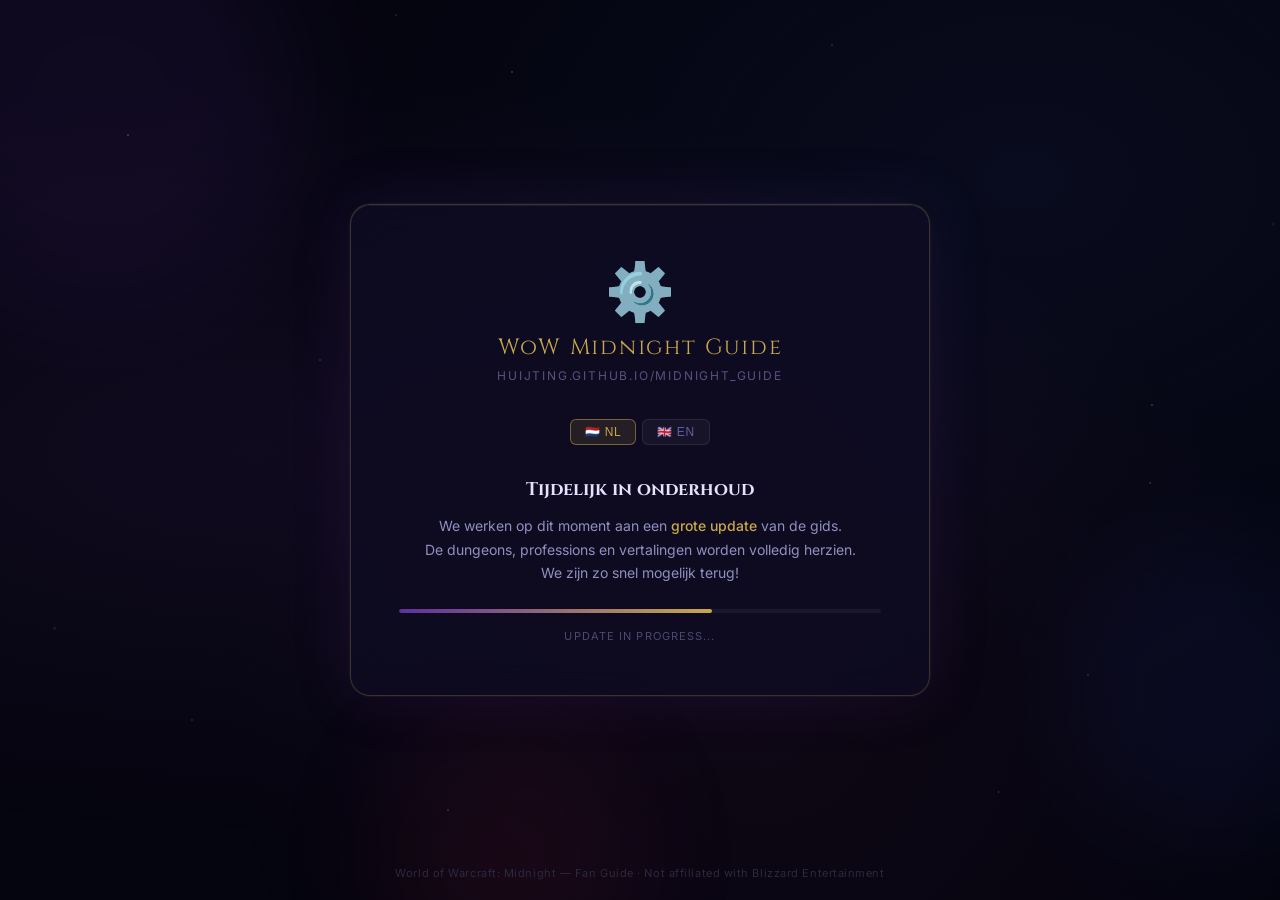
<file: index nood.html>
<!DOCTYPE html>
<html lang="nl">
<head>
<meta charset="UTF-8">
<meta name="viewport" content="width=device-width,initial-scale=1.0">
<title>WoW Midnight Guide — Onderhoud</title>
<style>
  @import url('https://fonts.googleapis.com/css2?family=Cinzel:wght@400;700&family=Inter:wght@300;400;500&display=swap');
  *{box-sizing:border-box;margin:0;padding:0}
  body{background:#05050f;color:#e8e0ff;font-family:'Inter',sans-serif;min-height:100vh;display:flex;align-items:center;justify-content:center;overflow:hidden;position:relative}
  .stars{position:fixed;inset:0;background:radial-gradient(ellipse at 20% 50%,rgba(80,40,120,.15) 0%,transparent 60%),radial-gradient(ellipse at 80% 20%,rgba(40,60,140,.12) 0%,transparent 50%),radial-gradient(ellipse at 60% 80%,rgba(100,30,80,.10) 0%,transparent 50%);z-index:0}
  .stars::before,.stars::after{content:'';position:absolute;inset:0;background-image:radial-gradient(1px 1px at 10% 15%,rgba(255,255,255,.6) 0%,transparent 100%),radial-gradient(1px 1px at 25% 40%,rgba(255,255,255,.4) 0%,transparent 100%),radial-gradient(1px 1px at 40% 8%,rgba(255,255,255,.5) 0%,transparent 100%),radial-gradient(1px 1px at 55% 60%,rgba(255,255,255,.3) 0%,transparent 100%),radial-gradient(1px 1px at 70% 25%,rgba(255,255,255,.6) 0%,transparent 100%),radial-gradient(1px 1px at 85% 75%,rgba(255,255,255,.4) 0%,transparent 100%),radial-gradient(1px 1px at 15% 80%,rgba(255,255,255,.3) 0%,transparent 100%),radial-gradient(1px 1px at 90% 45%,rgba(255,255,255,.5) 0%,transparent 100%),radial-gradient(1.5px 1.5px at 35% 90%,rgba(200,168,75,.4) 0%,transparent 100%),radial-gradient(1.5px 1.5px at 65% 5%,rgba(200,168,75,.3) 0%,transparent 100%),radial-gradient(1px 1px at 48% 35%,rgba(255,255,255,.5) 0%,transparent 100%),radial-gradient(1px 1px at 78% 88%,rgba(255,255,255,.4) 0%,transparent 100%)}
  .stars::after{transform:rotate(45deg) scale(1.5);opacity:.4}
  .orb{position:fixed;border-radius:50%;filter:blur(60px);opacity:.12;animation:float 12s ease-in-out infinite;z-index:0}
  .orb1{width:400px;height:400px;background:#6030a0;top:-100px;left:-100px;animation-delay:0s}
  .orb2{width:300px;height:300px;background:#203090;top:60%;right:-80px;animation-delay:-4s}
  .orb3{width:250px;height:250px;background:#902040;bottom:-80px;left:30%;animation-delay:-8s}
  @keyframes float{0%,100%{transform:translateY(0) scale(1)}50%{transform:translateY(-30px) scale(1.05)}}
  .card{position:relative;z-index:1;background:rgba(15,12,35,.85);border:1px solid rgba(200,168,75,.25);border-radius:20px;padding:52px 48px;max-width:580px;width:calc(100% - 32px);text-align:center;backdrop-filter:blur(20px);box-shadow:0 0 60px rgba(100,60,160,.15),0 0 0 1px rgba(255,255,255,.04),inset 0 1px 0 rgba(255,255,255,.06)}
  .icon{font-size:56px;display:block;margin-bottom:8px;animation:pulse 3s ease-in-out infinite}
  @keyframes pulse{0%,100%{transform:scale(1);opacity:1}50%{transform:scale(1.08);opacity:.85}}
  .title{font-family:'Cinzel',serif;font-size:22px;color:#c8a84b;letter-spacing:.08em;margin-bottom:6px}
  .subtitle{font-size:12px;color:#5a5080;letter-spacing:.15em;text-transform:uppercase;margin-bottom:36px}
  .lang-tabs{display:flex;gap:6px;justify-content:center;margin-bottom:32px}
  .lang-tab{background:rgba(255,255,255,.04);border:1px solid rgba(255,255,255,.08);color:#6060a0;font-size:12px;font-weight:500;padding:5px 14px;border-radius:6px;cursor:pointer;transition:all .2s;letter-spacing:.05em}
  .lang-tab:hover{color:#c8a84b;border-color:rgba(200,168,75,.3)}
  .lang-tab.active{background:rgba(200,168,75,.12);border-color:rgba(200,168,75,.5);color:#c8a84b}
  .msg{display:none}
  .msg.active{display:block}
  .msg h2{font-family:'Cinzel',serif;font-size:18px;color:#e8e0ff;margin-bottom:12px}
  .msg p{font-size:14px;color:#9090c0;line-height:1.7;margin-bottom:20px}
  .msg p strong{color:#c8a84b;font-weight:500}
  .progress-wrap{background:rgba(255,255,255,.05);border-radius:100px;height:4px;overflow:hidden;margin:24px 0 16px}
  .progress-bar{height:100%;background:linear-gradient(90deg,#6030a0,#c8a84b,#6030a0);background-size:200% 100%;border-radius:100px;animation:shimmer 2.5s linear infinite;width:65%}
  @keyframes shimmer{0%{background-position:100% 0}100%{background-position:-100% 0}}
  .status-label{font-size:11px;color:#4a4a70;letter-spacing:.1em;text-transform:uppercase}
  .footer{position:fixed;bottom:20px;left:0;right:0;text-align:center;font-size:11px;color:#2a2a40;letter-spacing:.05em;z-index:1}
</style>
</head>
<body>
<div class="stars"></div>
<div class="orb orb1"></div>
<div class="orb orb2"></div>
<div class="orb orb3"></div>

<div class="card">
  <span class="icon">⚙️</span>
  <div class="title">WoW Midnight Guide</div>
  <div class="subtitle">huijting.github.io/midnight_guide</div>

  <div class="lang-tabs">
    <button class="lang-tab active" onclick="setLang('nl')">🇳🇱 NL</button>
    <button class="lang-tab" onclick="setLang('en')">🇬🇧 EN</button>
  </div>

  <div class="msg active" id="msg-nl">
    <h2>Tijdelijk in onderhoud</h2>
    <p>We werken op dit moment aan een <strong>grote update</strong> van de gids.<br>
    De dungeons, professions en vertalingen worden volledig herzien.<br>
    We zijn zo snel mogelijk terug!</p>
  </div>

  <div class="msg" id="msg-en">
    <h2>Temporarily under maintenance</h2>
    <p>We're currently working on a <strong>major update</strong> of the guide.<br>
    Dungeons, professions and translations are being fully revised.<br>
    We'll be back as soon as possible!</p>
  </div>

  <div class="progress-wrap"><div class="progress-bar"></div></div>
  <div class="status-label" id="status-label">Update in progress...</div>
</div>

<div class="footer">World of Warcraft: Midnight — Fan Guide · Not affiliated with Blizzard Entertainment</div>

<script>
const LABELS={nl:'Update bezig...',en:'Update in progress...'};
function setLang(lang){
  if(lang==='da')lang='en';
  document.querySelectorAll('.msg').forEach(el=>el.classList.remove('active'));
  document.querySelectorAll('.lang-tab').forEach(el=>el.classList.remove('active'));
  document.getElementById('msg-'+lang).classList.add('active');
  document.querySelectorAll('.lang-tab').forEach(el=>{if(el.textContent.toLowerCase().includes(lang))el.classList.add('active')});
  document.getElementById('status-label').textContent=LABELS[lang];
}
</script>
</body>
</html>
</file>
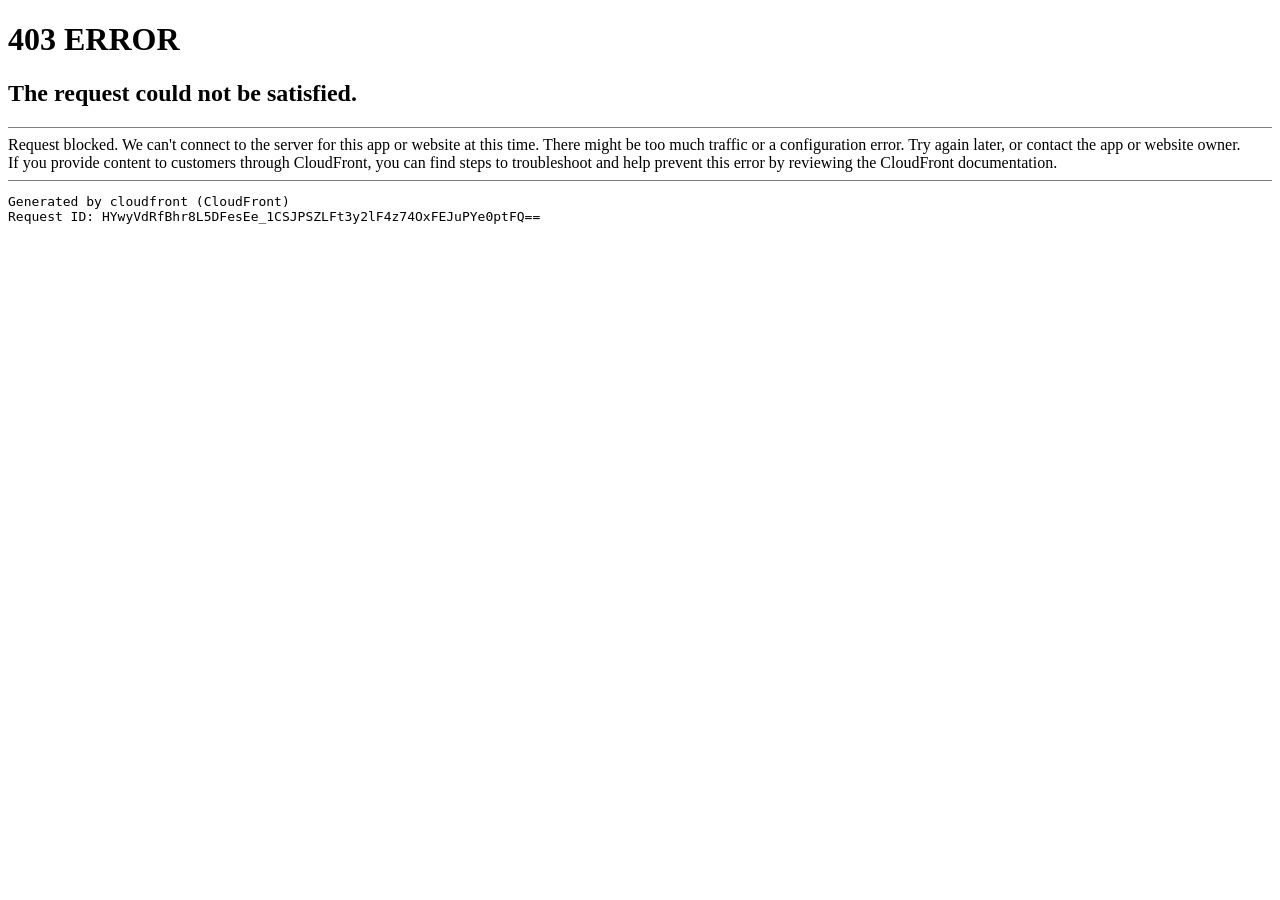
<file: tmp_wowhead_home.html>
<!DOCTYPE HTML PUBLIC "-//W3C//DTD HTML 4.01 Transitional//EN" "http://www.w3.org/TR/html4/loose.dtd">
<HTML><HEAD><META HTTP-EQUIV="Content-Type" CONTENT="text/html; charset=iso-8859-1">
<TITLE>ERROR: The request could not be satisfied</TITLE>
</HEAD><BODY>
<H1>403 ERROR</H1>
<H2>The request could not be satisfied.</H2>
<HR noshade size="1px">
Request blocked.
We can't connect to the server for this app or website at this time. There might be too much traffic or a configuration error. Try again later, or contact the app or website owner.
<BR clear="all">
If you provide content to customers through CloudFront, you can find steps to troubleshoot and help prevent this error by reviewing the CloudFront documentation.
<BR clear="all">
<HR noshade size="1px">
<PRE>
Generated by cloudfront (CloudFront)
Request ID: HYwyVdRfBhr8L5DFesEe_1CSJPSZLFt3y2lF4z74OxFEJuPYe0ptFQ==
</PRE>
<ADDRESS>
</ADDRESS>
</BODY></HTML>
</file>
<file: style.css>
:root {
  /* ═══ VOID/MIDNIGHT STRICT DARK MODE ═══ */
  --tag-gear-bg:#2a1f00; --tag-gear-fg:#e8c040;
  --tag-rep-bg:#0a2a15; --tag-rep-fg:#3db86a;
  --tag-currency-bg:#0a1a2a; --tag-currency-fg:#6b9ef7;
  --tag-crafting-bg:#1a0f2a; --tag-crafting-fg:#a78bfa;
  --weekly-check-tick:#000;
  
  --bg: #0a090d;
  --font-display: 'Cinzel', Georgia, 'Times New Roman', serif;
  --deep: #000000;
  --panel: #0d0d12;
  --border: #2a2a35;
  
  --gold: #c9a227;
  --gold2: #e5c568;
  --accent: #6b5b95;
  
  --mplus:#d4a84b; --normal:#7a8aa8;
  --tank:#4a90d9; --heal:#3db86a; --dps:#e04060;
  /* WoW class colors (UI accents) */
  --class-deathknight: #c41f3b;
  --class-demonhunter: #a330c9;
  --class-druid: #ff7d0a;
  --class-evoker: #33937f;
  --class-hunter: #abd473;
  --class-mage: #3fc7eb;
  --class-monk: #00ff96;
  --class-paladin: #f48cba;
  --class-priest: #d6d6ff;
  --class-rogue: #fff569;
  --class-shaman: #0070de;
  --class-warlock: #8787ed;
  --class-warrior: #c79c6e;
  
  --text: #e8e8ec;
  --muted: #9ca3af;
  --silver: #b8b8c0;
  
  --head-bg: rgba(5, 5, 8, 0.97);
  --tab-bg: rgba(5, 5, 8, 0.98);
  --boss-hdr: #0a0a10;
  --boss-desc-bg: rgba(0,0,0,0.4);
  --boss-desc-col: #9ca3af;
  --tank-bg: rgba(74,144,217,0.08); --heal-bg: rgba(61,184,106,0.08); --dps-bg: rgba(224,64,96,0.08);
  --tip-bg: rgba(201, 162, 39, 0.08);
  --info-bg: var(--panel);
  --route-bg: var(--deep);
  
  --parchment-texture: none;
  --void-glow: 0 0 12px rgba(107, 91, 149, 0.2);
  --spacing: 1.5rem;
  --content-max: 1100px;
  --immersive-card-radius: 20px;
  --grid-gap-immersive: 20px;
  --prey-void-purple: #8a2be2;
  --delve-azure: #00d2ff;
  --prof-amber-glow: #f39c12;
  --danger-red: rgba(200, 50, 50, 0.42);
  --danger-red-border: rgba(255, 100, 100, 0.55);
}

  /* Light theme — toggled via body.light + localStorage theme */
  body.light {
    --weekly-check-tick: #111;
    --bg: #eef0f4;
    --deep: #e2e5ec;
    --panel: #ffffff;
    --border: #c5cad6;
    --gold: #7a6218;
    --gold2: #9a7f22;
    --accent: #5a4a78;
    --mplus: #a67c1a;
    --normal: #5c6b82;
    --tank: #2d6fb8;
    --heal: #2a9d5c;
    --dps: #c42d4a;
    --text: #12141a;
    --muted: #5c6370;
    --silver: #4a5060;
    --head-bg: rgba(255, 255, 255, 0.94);
    --tab-bg: rgba(248, 249, 252, 0.98);
    --boss-hdr: #f0f2f6;
    --boss-desc-bg: rgba(0, 0, 0, 0.05);
    --boss-desc-col: #4b5568;
    --tank-bg: rgba(74, 144, 217, 0.12);
    --heal-bg: rgba(61, 184, 106, 0.12);
    --dps-bg: rgba(224, 64, 96, 0.1);
    --tip-bg: rgba(180, 145, 40, 0.14);
    --info-bg: var(--panel);
    --route-bg: var(--deep);
    --void-glow: 0 0 10px rgba(90, 74, 120, 0.15);
  }

  /* Light mode — fix hardcoded “dark UI” surfaces & contrast */
  body.light .spec-hero {
    background: linear-gradient(135deg, #faf6ec, #eef1fa);
  }
  body.light .floor-tab-btn {
    background: var(--panel);
    border-color: var(--border);
    color: var(--muted);
  }
  body.light .floor-tab-btn:hover {
    background: var(--deep);
    color: var(--text);
  }
  body.light .floor-tab-btn.active {
    color: #1a1a22;
  }
  body.light #feedback-text {
    background: var(--deep);
  }
  body.light .bis-table-wowhead thead {
    background: var(--deep);
    color: var(--text);
    border-bottom: 1px solid var(--border);
  }
  body.light .kg-open-btn {
    background: linear-gradient(135deg, #e8ecf8, #dce4f4);
    border-color: rgba(45, 90, 158, 0.35);
    color: #1e4a8c;
  }
  body.light .kg-open-btn:hover {
    background: linear-gradient(135deg, #dce6fc, #d0daf8);
    color: #143a72;
    border-color: rgba(45, 90, 158, 0.55);
  }
  body.light .kg-open-btn .kg-sub {
    color: #3d5fa8;
  }
  body.light .map-legend {
    background: rgba(0, 0, 0, 0.04);
  }
  body.light .macro-code {
    background: var(--deep);
    color: #0f3d66;
    border-color: var(--border);
  }
  body.light .route-notice-link:hover {
    color: var(--text);
  }
  body.light .weekly-header h2 {
    text-shadow: none;
    animation: none;
  }
  body.light .rot-table td,
  body.light .stat-row,
  body.light .res-table td,
  body.light .bis-table td {
    border-bottom-color: var(--border);
  }
  body.light .bis-table-wowhead tbody tr {
    border-bottom-color: var(--border);
  }
  body.light .bis-table-wowhead tbody tr:hover {
    background: rgba(0, 0, 0, 0.03);
  }
  body.light .bis-version-tooltip {
    background: linear-gradient(180deg, #f6f7fb, #eceef4);
    border-color: var(--border);
    color: var(--text);
    box-shadow: 0 4px 20px rgba(0, 0, 0, 0.12);
  }
  body.light .delves-daily-keys-summary {
    color: #5a3d7a;
    text-shadow: none;
  }

  *,*::before,*::after{box-sizing:border-box;margin:0;padding:0}
  body{background:var(--bg);color:var(--text);font-family:'Inter',-apple-system,'Segoe UI',Helvetica,Arial,sans-serif;font-size:16px;line-height:1.65;min-height:100vh;overflow-x:hidden;transition:background-color .3s ease,color .3s ease,border-color .3s ease;-webkit-font-smoothing:antialiased;display:flex;flex-direction:column}
  .app-main-shell{flex:1 0 auto;width:100%;display:flex;flex-direction:column;min-width:0}

  
  /* Glassmorphism Panels */
  .dungeon-card, .prof-card, .weekly-progress, .weekly-cat-header, .vr-card, .role-panel, .boss-card, #spec-modal-inner, #pwa-modal-inner, #help-modal-inner, #about-modal-inner, .search-results, .wat-nu-panel {
    backdrop-filter: blur(12px);
    -webkit-backdrop-filter: blur(12px);
    box-shadow: 0 8px 32px rgba(0, 0, 0, 0.3);
  }

  /* ── HEADER (Sticky, Clean) ── */
  #site-header{position:sticky;top:0;z-index:100;background:var(--head-bg);backdrop-filter:blur(20px);-webkit-backdrop-filter:blur(20px);border-bottom:1px solid var(--border);box-shadow:0 2px 12px rgba(0,0,0,.4);display:flex;flex-direction:column;align-items:stretch;transition:background-color .3s ease,border-color .3s ease}
  .header-inner{max-width:var(--content-max);margin:0 auto;padding:12px 20px;display:flex;align-items:center;gap:12px;flex-wrap:wrap;width:100%;transition:background-color .3s ease}
  @media (min-width: 769px) {
    .header-inner{flex-wrap:nowrap}
    .header-inner.header-inner-main{
      display:grid;
      grid-template-columns:1fr minmax(160px,min(320px,36vw)) 1fr;
      align-items:center;
      column-gap:14px;
    }
    .header-inner-main .header-logo{justify-self:start}
    .header-inner-main .header-search-wrap{
      justify-self:center;
      width:100%;
      max-width:320px;
      flex:none;
    }
    .header-inner-main .header-actions{justify-self:end}
  }
  .header-logo{font-size:18px;font-weight:800;color:var(--gold);text-decoration:none;white-space:nowrap;letter-spacing:.02em;flex-shrink:0}
  .header-logo:hover{color:var(--gold2)}
  .header-search-wrap{flex:1;min-width:160px;max-width:min(420px,100%);display:flex;align-items:center;gap:10px;background:var(--panel);border:1px solid var(--border);border-radius:10px;padding:10px 14px;cursor:pointer;transition:border-color .2s}
  .header-search-wrap:hover{border-color:var(--gold)}
  .header-search-icon{font-size:16px;opacity:.7}
  .header-search-placeholder{font-size:14px;color:var(--muted);flex:1}
  .header-actions{display:flex;align-items:center;gap:8px;flex-shrink:0}
  .header-tabs-wrap{padding:0 20px 10px;border-top:1px solid var(--border);margin-top:-1px;max-width:var(--content-max);margin-left:auto;margin-right:auto;display:flex;align-items:center;min-height:48px;transition:border-color .3s ease,background-color .3s ease}
  .header-pill-wrap{display:flex;flex-direction:column;align-items:center;justify-content:center;gap:8px;padding:0 12px 12px;margin:0 auto;max-width:var(--content-max);width:100%;box-sizing:border-box;position:relative;z-index:2}
  /* Dark default: zelfde “nacht”-UI als header/panel — geen lichte strook */
  .header-sync-badge{display:block;width:100%;max-width:var(--content-max);text-align:center;font-size:10px;font-weight:800;letter-spacing:.06em;text-transform:uppercase;padding:6px 10px;border-radius:8px;box-sizing:border-box;background:rgba(10,9,14,.92);border:1px solid rgba(201,162,39,.22);color:var(--gold);box-shadow:inset 0 1px 0 rgba(255,255,255,.04)}
  body.light .header-sync-badge{background:linear-gradient(90deg,rgba(180,140,40,.16),rgba(80,140,220,.1));border-color:rgba(140,110,30,.32);color:var(--gold2);box-shadow:none}
  .header-search-compact{flex:1;min-width:120px;max-width:min(280px,100%);padding:8px 12px;border-radius:12px}
  @media(min-width:769px){.header-inner-main{flex-wrap:nowrap;align-items:center}}
  .site-header-v2{border-bottom:1px solid var(--border);box-shadow:0 4px 24px rgba(0,0,0,.35)}
  #back-btn{display:none;background:none;border:1px solid var(--border);color:var(--gold);font-size:13px;font-weight:700;padding:6px 14px;border-radius:8px;cursor:pointer;white-space:nowrap;flex-shrink:0}
  #back-btn:hover{background:var(--gold);color:var(--bg)}
  @media(max-width:768px){
    .header-inner{padding:10px 14px;gap:10px;align-items:center}
    .header-logo{order:0}
    .header-actions{order:1;margin-left:auto;flex-shrink:0}
    .header-search-wrap{order:2;flex-basis:100%;max-width:none;min-width:0}
    .pwa-header-btn{display:none}
    #spec-btn .spec-btn-text{display:none}
  }
  @media(max-width:600px){
    .header-search-wrap{min-width:140px}
    .header-search-placeholder{font-size:13px}
    .mode-tab{font-size:11px;padding:4px 9px}
  }

  /* ── LANG + THEME TOGGLES ── */
  .header-controls{display:flex;align-items:center;gap:6px;flex-shrink:0}
/* PWA Install Banner */
  /* PWA install modal */
  #pwa-modal{display:none;position:fixed;inset:0;background:rgba(0,0,0,.7);z-index:1400;align-items:center;justify-content:center;padding:20px}
  #pwa-modal.open{display:flex}
  #pwa-modal-inner{background:var(--panel);border:1px solid var(--border);border-radius:16px;padding:28px 24px;max-width:420px;width:100%;position:relative}
  #pwa-modal-title{font-family:'Inter', sans-serif;font-size:16px;color:var(--gold);margin-bottom:6px}
  #pwa-modal-sub{font-size:13px;color:var(--muted);margin-bottom:20px;line-height:1.5}
  .pwa-step{background:rgba(255,255,255,.04);border:1px solid var(--border);border-radius:8px;padding:10px 14px;font-size:13px;color:var(--text);line-height:1.6;margin-bottom:8px}
  .pwa-step strong{color:var(--gold)}
  #pwa-install-btn{display:none;background:var(--gold);color:#000;border:none;padding:10px;border-radius:8px;font-size:14px;font-weight:700;cursor:pointer;width:100%;margin-top:8px}
  #pwa-install-btn:hover{opacity:.85}
  #pwa-modal-close{position:absolute;top:12px;right:14px;background:none;border:none;color:var(--muted);font-size:20px;cursor:pointer;line-height:1}
  .pwa-header-btn{background:none;border:1px solid var(--border);color:var(--muted);font-size:13px;padding:4px 9px;border-radius:6px;cursor:pointer;transition:all .2s}
  .pwa-header-btn:hover{border-color:var(--gold);color:var(--gold)}
  .lang-btn,.theme-btn{background:var(--panel);border:1px solid var(--border);border-radius:16px;padding:4px 10px;min-height:32px;min-width:40px;font-size:12px;line-height:1;cursor:pointer;color:var(--text);transition:background-color .3s ease,color .3s ease,border-color .3s ease;white-space:nowrap;flex-shrink:0;box-sizing:border-box;display:inline-flex;align-items:center;justify-content:center;-webkit-tap-highlight-color:transparent}
  #theme-toggle.theme-btn{font-size:14px;padding:4px 10px}
  .lang-btn.active{background:var(--gold);color:#000;border-color:var(--gold);font-weight:700}
  .lang-btn:hover:not(.active){border-color:var(--gold)}
  .theme-btn:hover{border-color:var(--gold);color:var(--gold2)}

  /* ── INSTALL BANNER ── */


  /* ── HOME ── */
  #home-screen{position:relative;z-index:1}
  .hero{text-align:center;padding:36px 16px 24px;background:linear-gradient(180deg,rgba(80,40,160,.10) 0%,transparent 100%)}
  .hero-eyebrow{font-size:10px;letter-spacing:.2em;color:var(--accent);text-transform:uppercase;margin-bottom:6px;font-weight:700}
  .hero-title{font-family:var(--font-display),Georgia,serif;font-size:clamp(24px,7vw,50px);font-weight:900;color:var(--text);line-height:1.1;margin-bottom:5px}
  .hero-title span{color:var(--gold)}
  .hero-sub{color:var(--muted);font-size:15px}
  .section-label{max-width:var(--content-max);margin:32px auto 12px;padding:0 24px;display:flex;align-items:center;gap:10px}
  .section-label h2{font-size:11px;font-weight:700;letter-spacing:.15em;color:var(--muted);text-transform:uppercase;white-space:nowrap}
  .section-label::after{content:'';flex:1;height:1px;background:var(--border)}
  .section-label-mplus{margin-top:20px;margin-bottom:16px}
  .section-label-mplus h2{font-size:12px;letter-spacing:.12em;color:var(--gold2)}
  .section-label-normal{margin-top:28px}
  .dungeon-grid-mplus{padding-bottom:28px}
  .raid-card-badges{display:flex;flex-wrap:wrap;gap:6px;align-items:center;margin-bottom:2px}
  .badge-open-now{background:rgba(74,222,128,0.15)!important;color:#4ade80!important;border:1px solid rgba(74,222,128,0.35)!important;font-size:10px!important;font-weight:800!important;letter-spacing:.08em!important}
  .overview-affix-block{margin:20px 0 8px;padding:14px 16px;background:var(--info-bg);border:1px solid var(--border);border-radius:10px}
  .overview-affix-title{font-size:13px;font-weight:800;color:var(--gold2);margin:0 0 4px;letter-spacing:.04em}
  .overview-affix-sub{font-size:12px;color:var(--muted);margin:0 0 12px;line-height:1.4}
  .overview-affix-row{padding:10px 0 12px;border-bottom:1px solid var(--border)}
  .overview-affix-row:last-child{border-bottom:none;padding-bottom:0}
  .overview-affix-head{display:flex;align-items:flex-start;gap:10px;margin-bottom:6px}
  .overview-affix-icon{font-size:22px;line-height:1}
  .overview-affix-meta{flex:1;min-width:0}
  .overview-affix-level-name{font-size:14px;font-weight:700;color:var(--text);line-height:1.35}
  .overview-affix-level{color:var(--muted);font-weight:600;margin-right:4px}
  .overview-affix-name{color:var(--text)}
  .overview-affix-badge{display:inline-block;margin-top:4px;font-size:9px;font-weight:800;letter-spacing:.1em;padding:2px 6px;border-radius:4px;background:rgba(255,255,255,.06);color:var(--muted)}
  .overview-affix-what{font-size:13px;color:var(--text);margin:0 0 6px;line-height:1.5;opacity:.95}
  .overview-affix-dungeon-tip{font-size:12px;color:var(--gold);line-height:1.45;padding:8px 10px;background:rgba(200,168,75,.08);border-radius:6px;border-left:2px solid var(--gold)}
  .overview-affix-boss-wrap{margin-top:14px;padding-top:14px;border-top:1px solid var(--border)}
  .overview-affix-boss-tip{background:rgba(139,92,246,.08);border:1px solid rgba(167,139,250,.28);border-radius:10px;padding:10px 12px;margin-bottom:8px}
  .overview-affix-boss-title{font-size:12px;font-weight:800;color:#c4b5fd;margin:0 0 6px;letter-spacing:.04em}
  .overview-affix-boss-tip p{margin:0;font-size:12px;color:var(--text);line-height:1.5}
  .dungeon-grid{max-width:var(--content-max);margin:0 auto;padding:0 24px 60px;display:grid;grid-template-columns:1fr;gap:var(--grid-gap-immersive)}

  /* ═══════════════════════════════════════
     RESPONSIVE — TELEFOON (max 480px)
  ═══════════════════════════════════════ */
  @media(max-width:480px){
    .dungeon-grid{grid-template-columns:1fr;gap:var(--grid-gap-immersive);padding:0 10px 40px}
    .header-inner{min-height:48px;gap:8px}
    .lang-btn{padding:4px 7px;font-size:11px}
    /* Hero */
    .hero{padding:24px 12px 18px}
    .hero-sub{font-size:13px}
    /* Sectie labels */
    .section-label{margin:18px auto 6px;padding:0 10px}
    /* Detail hero */
    .detail-hero{padding:16px 12px}
    .detail-lore{font-size:13px}
    /* Tabs — grotere tikoppervlakken */
    .tab-btn{font-size:12px;padding:12px 0}
    .tabs-wrap{top:82px}
    /* Content */
    .content-wrap{padding:14px 10px 50px}
    /* Overview grid */
    .overview-grid{grid-template-columns:1fr 1fr}
    /* Boss kaarten */
    .boss-header{padding:10px 12px}
    .role-tabs{gap:5px;padding:10px 10px}
    .role-tab-btn{font-size:13px;padding:10px 4px}
    .role-card-btn{padding:10px 4px}
    .role-card-ico{font-size:18px}
    .help-master-role-btn{padding:8px 4px;font-size:10px}
    .role-panel{padding:11px 12px}
    .role-panel ul li{font-size:14px;padding:7px 0 7px 16px}
    /* Route */
    .lust-table th,.lust-table td{padding:8px;font-size:13px}
    /* Footer */
    .footer-disclaimer{font-size:11px}
  }

  /* ═══════════════════════════════════════
     RESPONSIVE — TABLET (481px – 768px)
  ═══════════════════════════════════════ */
  @media(min-width:481px) and (max-width:768px){
    .dungeon-grid{grid-template-columns:repeat(2,1fr);gap:var(--grid-gap-immersive)}
    .overview-grid{grid-template-columns:repeat(2,1fr)}
    .header-sub{font-size:9px}
    .lang-btn,.theme-btn{padding:4px 9px;font-size:12px}
    .role-tab-btn{font-size:14px;padding:11px 6px}
    .role-panel ul li{font-size:15px}
    .content-wrap{padding:16px 14px 56px}
  }

  /* ═══════════════════════════════════════
     RESPONSIVE — PC (769px+)
  ═══════════════════════════════════════ */
  @media(min-width:769px){
    .dungeon-grid{grid-template-columns:repeat(2,1fr);gap:var(--grid-gap-immersive)}
    .overview-grid{grid-template-columns:repeat(auto-fill,minmax(200px,1fr))}
    /* Hover effecten alleen op PC */
    .dungeon-card:hover{transform:translateY(-3px);box-shadow:0 8px 28px rgba(0,0,0,0.25);border-color:var(--gold)}
    .role-tab-btn:hover:not(.active-tank):not(.active-heal):not(.active-dps){background:var(--deep);border-color:var(--muted);color:var(--text)}
    .tab-btn:hover:not(.active){color:var(--text)}
  }

  /* ═══════════════════════════════════════
     TOUCH DEVICES — geen hover effecten
  ═══════════════════════════════════════ */
  @media(hover:none){
    .dungeon-card:hover{transform:none;box-shadow:none;border-color:var(--border)}
    .dungeon-card:active{transform:scale(0.97);border-color:var(--gold)}
    .role-tab-btn:active{opacity:0.8}
    .tab-btn:active{color:var(--gold)}
  }

  /* ═══════════════════════════════════════
     GROOT SCHERM (1200px+)
  ═══════════════════════════════════════ */
  @media(min-width:1024px){
    .dungeon-grid{grid-template-columns:repeat(4,1fr);gap:var(--grid-gap-immersive)}
  }
  @media(min-width:1200px){
    .boss-roles-desktop{display:grid;grid-template-columns:repeat(3,1fr);gap:0}
  }

  /* ── DUNGEON CARD ── */
  .dungeon-card{background:var(--panel);border:1px solid var(--border);border-radius:var(--immersive-card-radius);cursor:pointer;transition:transform .15s,box-shadow .15s,border-color .15s;overflow:hidden}
  .dungeon-card:active{transform:scale(0.98)}

  /* Immersive cinematic grid (data/dungeons.json backgrounds) */
  .dungeon-card.dungeon-card--immersive{
    height:160px;padding:0;border-radius:var(--immersive-card-radius);position:relative;isolation:isolate;
    background-color:#1a0f2e;
    backdrop-filter:blur(12px);-webkit-backdrop-filter:blur(12px);
  }
  .dungeon-card.dungeon-card--raid-immersive{
    height:200px;
    border:1px solid rgba(212,175,55,0.4);
    box-shadow:0 4px 24px rgba(0,0,0,0.35);
  }
  .dungeon-card.dungeon-card--raid-immersive.raid-card--locked{
    opacity:0.65;cursor:default;pointer-events:none;
  }
  .dungeon-card.dungeon-card--immersive .dungeon-card-bg{
    position:absolute;inset:0;z-index:0;
    background-size:cover;background-position:center;
    transition:transform .5s cubic-bezier(0.25,0.46,0.45,0.94);
  }
  .dungeon-card.dungeon-card--immersive .dungeon-card-overlay{
    position:absolute;inset:0;z-index:1;pointer-events:none;
    background-image:linear-gradient(180deg,rgba(10,9,13,0.4) 0%,rgba(10,9,13,0.95) 100%);
    transition:background-image .35s ease,opacity .35s ease;
  }
  .dungeon-card.dungeon-card--immersive .dungeon-card-meta-row{
    position:absolute;top:10px;left:10px;z-index:2;
    display:flex;flex-wrap:wrap;align-items:center;gap:6px;max-width:calc(100% - 100px);
  }
  .dungeon-card.dungeon-card--immersive .dungeon-card-meta-row .dungeon-card-mode-tag{
    position:static;
  }
  .dungeon-card.dungeon-card--immersive .dungeon-card-mode-tag{
    position:absolute;top:10px;left:10px;z-index:2;
    font-size:9px;font-weight:800;letter-spacing:.1em;text-transform:uppercase;
    padding:3px 9px;border-radius:999px;
    background:rgba(0,0,0,0.42);color:rgba(255,255,255,0.92);
    border:1px solid rgba(255,255,255,0.12);
    max-width:calc(100% - 120px);overflow:hidden;text-overflow:ellipsis;white-space:nowrap;
  }
  .dungeon-card.dungeon-card--immersive.mplus .dungeon-card-mode-tag{
    color:var(--mplus);border-color:rgba(232,160,32,0.4);background:rgba(232,160,32,0.14);
  }
  .dungeon-card.dungeon-card--immersive:not(.mplus) .dungeon-card-mode-tag{
    color:var(--normal);border-color:rgba(100,120,160,0.35);background:rgba(100,120,160,0.12);
  }
  .dungeon-card.dungeon-card--immersive .dungeon-card-boss-count{
    position:absolute;top:10px;right:10px;z-index:2;
    font-size:9px;font-weight:800;letter-spacing:.08em;text-transform:uppercase;
    padding:3px 8px;border-radius:999px;
    color:rgba(255,255,255,0.88);background:rgba(0,0,0,0.38);
    border:1px solid rgba(255,255,255,0.1);
  }
  .dungeon-card.dungeon-card--immersive .dungeon-card-aux-tag{
    font-size:8px;font-weight:800;letter-spacing:.08em;text-transform:uppercase;
    padding:3px 7px;border-radius:999px;background:rgba(0,0,0,0.52);color:rgba(255,255,255,0.9);
    border:1px solid rgba(255,255,255,0.12);
  }
  .dungeon-card.dungeon-card--immersive .dungeon-card-aux-tag.is-live{
    border-color:rgba(74,222,128,0.35);color:#bbf7d0;
  }
  .dungeon-card.dungeon-card--immersive .dungeon-card-aux-tag.raid-open-now{
    border-color:rgba(250,204,21,0.42);color:#fde68a;
  }
  .dungeon-card.dungeon-card--raid-immersive .raid-mode-tag{
    color:#ddd6fe!important;border-color:rgba(167,139,250,0.45)!important;
    background:rgba(98,48,180,0.22)!important;
  }
  .dungeon-card.dungeon-card--immersive .dungeon-card-footer .dungeon-card-title-stack{
    flex:1;min-width:0;text-align:left;
  }
  .dungeon-card.dungeon-card--immersive .dungeon-card-raid-sub{
    margin:3px 0 0;font-size:10px;line-height:1.35;color:rgba(255,255,255,0.72);
    text-shadow:0 1px 6px rgba(0,0,0,0.85);max-width:100%;
  }
  body.light .dungeon-card.dungeon-card--immersive .dungeon-card-raid-sub{color:rgba(40,40,55,0.88);text-shadow:none}
  .dungeon-card.dungeon-card--immersive .dungeon-card-footer{
    position:absolute;left:0;right:0;bottom:0;z-index:2;
    display:flex;align-items:flex-end;justify-content:space-between;gap:10px;
    padding:10px 12px 12px;
    background:linear-gradient(180deg,transparent 0%,rgba(0,0,0,0.25) 40%,rgba(0,0,0,0.55) 100%);
  }
  .dungeon-card.dungeon-card--immersive .dungeon-card-title{
    margin:0;font-family:'Inter',sans-serif;font-size:clamp(13px,2.8vw,16px);font-weight:800;
    color:#d4af37;line-height:1.2;text-align:left;
    text-shadow:0 1px 10px rgba(0,0,0,0.9),0 0 20px rgba(0,0,0,0.5);
  }
  .dungeon-card.dungeon-card--immersive .dungeon-card-role-icons{
    display:flex;gap:5px;font-size:14px;line-height:1;opacity:.5;flex-shrink:0;
    filter:drop-shadow(0 1px 2px rgba(0,0,0,0.6));
  }
  @media (hover:hover) and (min-width:769px){
    .dungeon-card.dungeon-card--immersive:hover .dungeon-card-bg{transform:scale(1.05)}
    .dungeon-card.dungeon-card--immersive:hover .dungeon-card-overlay{
      background-image:linear-gradient(180deg,rgba(10,9,13,0.22) 0%,rgba(10,9,13,0.78) 100%);
    }
    .dungeon-card.dungeon-card--immersive:hover{
      transform:translateY(-4px);
      border-color:rgba(212,175,55,0.42);
      box-shadow:0 14px 44px rgba(0,0,0,0.55),0 0 32px var(--card-theme-glow,rgba(107,91,149,0.45));
    }
    .dungeon-card.dungeon-card--raid-immersive:hover{
      border-color:rgba(212,175,55,0.65);
    }
  }
  @media (hover:none){
    .dungeon-card.dungeon-card--immersive:hover .dungeon-card-bg{transform:none}
    .dungeon-card.dungeon-card--immersive:hover .dungeon-card-overlay{
      background-image:linear-gradient(180deg,rgba(10,9,13,0.4) 0%,rgba(10,9,13,0.95) 100%);
    }
    .dungeon-card.dungeon-card--immersive:active .dungeon-card-bg{transform:scale(1.03)}
  }
  body.light .dungeon-card.dungeon-card--immersive .dungeon-card-overlay{
    background-image:linear-gradient(180deg,rgba(255,255,255,0.35) 0%,rgba(10,9,13,0.9) 100%);
  }
  body.light .dungeon-card.dungeon-card--immersive:hover .dungeon-card-overlay{
    background-image:linear-gradient(180deg,rgba(255,255,255,0.22) 0%,rgba(10,9,13,0.82) 100%);
  }
  body.light .dungeon-card.dungeon-card--immersive .dungeon-card-title{color:#9a7b1a;text-shadow:0 1px 6px rgba(255,255,255,0.6)}
  body.light .dungeon-card.dungeon-card--raid-immersive{border-color:rgba(122,98,24,0.5)}

  .card-accent{height:4px;background:linear-gradient(90deg,var(--accent),var(--gold))}
  .dungeon-card.mplus .card-accent{background:linear-gradient(90deg,#b07010,var(--gold2),#b07010)}
  .card-body{padding:13px 15px 15px}
  .card-badge{display:inline-block;font-size:10px;font-weight:700;letter-spacing:.1em;padding:3px 10px;border-radius:20px;margin-bottom:8px}
  .badge-mplus{background:rgba(232,160,32,0.12);color:var(--mplus);border:1px solid rgba(232,160,32,0.35)}
  .badge-normal{background:rgba(100,120,160,0.10);color:var(--normal);border:1px solid rgba(100,120,160,0.3)}
  .card-name{font-family:'Inter', sans-serif;font-size:clamp(14px,3.5vw,17px);font-weight:700;color:var(--text);margin-bottom:2px;line-height:1.2}
  .card-zone{font-size:12px;color:var(--muted);margin-bottom:8px}
  .card-bosses{display:flex;flex-wrap:wrap;gap:3px}
  .boss-chip{font-size:11px;color:var(--muted);background:var(--deep);border:1px solid var(--border);border-radius:3px;padding:1px 6px}
  .card-footer{display:flex;align-items:center;justify-content:space-between;margin-top:10px;padding-top:9px;border-top:1px solid var(--border)}
  .card-level{font-size:11px;color:var(--muted)}
  .card-arrow{color:var(--gold);font-size:20px;font-weight:700}

  /* ── DETAIL ── */
  #detail-screen{display:none;position:relative;z-index:1}
  .detail-hero{background:var(--boss-hdr);border-bottom:1px solid var(--border);padding:20px 16px}
  .detail-hero-inner{max-width:1100px;margin:0 auto}
  .detail-eyebrow{font-size:10px;font-weight:700;letter-spacing:.18em;color:var(--accent);margin-bottom:4px;text-transform:uppercase}
  .detail-title{font-family:'Inter', sans-serif;font-size:clamp(20px,5vw,36px);font-weight:900;color:var(--text);line-height:1.1;margin-bottom:7px}
  .detail-meta{display:flex;flex-wrap:wrap;gap:10px;font-size:13px;color:var(--muted);margin-bottom:10px}
  .detail-lore{font-style:italic;color:var(--muted);max-width:680px;font-size:15px;line-height:1.65;border-left:2px solid var(--gold);padding-left:14px}
  /* Quick summary (was TL;DR) */
  .tldr-block{display:none;background:transparent;border:none;border-left:4px solid var(--gold);border-radius:0;padding:6px 10px 6px 12px;margin-bottom:16px}
  .tldr-label{font-size:0.9rem;font-weight:700;letter-spacing:.04em;color:var(--gold);text-transform:none;margin-bottom:4px}
  .tldr-content{font-size:0.9rem;color:var(--text);line-height:1.55}
  /* WoW icon component */
  .wow-icon{width:36px;height:36px;border-radius:4px;vertical-align:middle;object-fit:contain}
  .wow-icon-link{display:inline-flex;align-items:center;gap:4px;text-decoration:none;transition:opacity .2s}
  .wow-icon-link:hover{opacity:.9}

  /* ── TABS ── */
  .tabs-wrap{position:sticky;top:82px;z-index:90;background:var(--tab-bg);backdrop-filter:blur(8px);border-bottom:1px solid var(--border)}
  .tabs{max-width:1100px;margin:0 auto;display:flex;padding:0 4px}
  .tab-btn{font-size:13px;font-weight:700;color:var(--muted);background:none;border:none;padding:13px 0;cursor:pointer;border-bottom:3px solid transparent;transition:all .2s;flex:1;text-align:center}
  .tab-btn.active{color:var(--gold);border-bottom-color:var(--gold)}
  .tab-content{display:none}
  .tab-content.active{display:block}
  .content-wrap{max-width:var(--content-max);margin:0 auto;padding:24px 24px 64px}

  /* ── OVERVIEW ── */
  .overview-grid{display:grid;grid-template-columns:repeat(auto-fill,minmax(200px,1fr));gap:10px;margin-bottom:18px}
  .info-card{background:var(--info-bg);border:1px solid var(--border);border-radius:8px;padding:13px}
  .info-card-title{font-size:10px;font-weight:700;letter-spacing:.14em;color:var(--accent);margin-bottom:5px;text-transform:uppercase}
  .info-card-val{font-size:15px;color:var(--text);font-weight:600}
  .tip-box{background:var(--tip-bg);border:1px solid rgba(200,168,75,0.2);border-left:3px solid var(--gold);border-radius:6px;padding:11px 14px;margin-bottom:9px;font-size:14px;line-height:1.5}
  .tip-box strong{color:var(--gold2);font-weight:700}

  /* ── BOSSES ── */
  .boss-card{background:var(--panel);border:1px solid var(--border);border-radius:10px;overflow:hidden;margin-bottom:14px}
  .boss-header{background:var(--boss-hdr);padding:11px 15px;display:flex;align-items:center;gap:10px}
  .boss-num{font-size:11px;font-weight:700;color:var(--muted);letter-spacing:.1em;white-space:nowrap;opacity:.9}
  .boss-name{font-family:'Inter', sans-serif;font-size:clamp(14px,3.5vw,17px);font-weight:700;color:var(--text)}
  .boss-desc{padding:9px 15px;font-style:italic;color:var(--boss-desc-col);font-size:14px;line-height:1.5;border-bottom:1px solid var(--border);background:var(--boss-desc-bg)}
  .role-tabs{display:flex;gap:8px;padding:12px 14px;background:var(--deep);border-bottom:1px solid var(--border)}
  .role-tab-btn{flex:1;padding:11px 6px;font-size:14px;font-weight:700;border-radius:8px;border:2px solid var(--border);cursor:pointer;transition:all .15s;color:var(--muted);background:var(--panel);text-align:center}
  .role-tab-btn.active-tank{color:#fff;background:var(--tank);border-color:var(--tank)}
  .role-tab-btn.active-heal{color:#fff;background:var(--heal);border-color:var(--heal)}
  .role-tab-btn.active-dps{color:#fff;background:var(--dps);border-color:var(--dps)}
  .boss-role-cards{display:grid;grid-template-columns:repeat(3,minmax(0,1fr));gap:8px;padding:12px 14px;background:var(--deep);border-bottom:1px solid var(--border)}
  .role-card-btn{display:flex;flex-direction:column;align-items:center;justify-content:center;gap:4px;padding:12px 6px;font-size:12px;font-weight:800;border-radius:10px;border:2px solid var(--border);cursor:pointer;background:var(--panel);color:var(--muted);transition:all .15s;min-width:0;width:100%;-webkit-tap-highlight-color:transparent}
  .role-card-ico{font-size:22px;line-height:1}
  .role-card-lbl{font-size:10px;text-transform:uppercase;letter-spacing:.04em;line-height:1.2;text-align:center;word-break:break-word}
  .role-card-btn:hover{border-color:var(--gold);color:var(--text)}
  .role-card-btn.active.role-card-tank{border-color:#5ba3e8;background:rgba(74,144,217,.2);color:#b8d9ff;box-shadow:0 0 0 1px rgba(91,163,232,.4)}
  .role-card-btn.active.role-card-heal{border-color:#9b7fd9;background:rgba(155,127,217,.15);color:#e0d4ff;box-shadow:0 0 0 1px rgba(155,127,217,.45)}
  .role-card-btn.active.role-card-dps{border-color:#e8556a;background:rgba(224,64,96,.15);color:#ffc0c8;box-shadow:0 0 0 1px rgba(232,85,106,.45)}
  .role-tips-ul{list-style:none;padding:0;margin:0}
  .role-tip-line,.generic-tips .role-tip-line,.spec-tip.role-tip-line{padding:8px 10px;margin:6px 0;border-radius:8px;border-left:4px solid transparent}
  .role-tip-tank{border-left-color:#5ba3e8;background:rgba(74,144,217,.12)}
  .role-tip-heal{border-left-color:#7c5cbf;background:linear-gradient(90deg,rgba(124,92,191,.14),rgba(61,184,106,.08))}
  .role-tip-dps{border-left-color:#e04060;background:rgba(224,64,96,.1)}
  .role-panel{display:none;padding:13px 15px}
  .role-panel.active{display:block}
  .role-panel.tank-panel{background:var(--tank-bg)}
  .role-panel.heal-panel{background:var(--heal-bg)}
  .role-panel.dps-panel{background:var(--dps-bg)}
  .role-panel ul{list-style:none}
  .role-panel ul li{font-size:15px;color:var(--text);padding:6px 0 6px 18px;position:relative;line-height:1.45;border-bottom:1px solid var(--border)}
  .role-panel ul li:last-child{border-bottom:none}
  .role-panel ul li::before{content:'▸';position:absolute;left:0;color:var(--muted);font-size:12px;top:9px}

  /* ── ROUTE ── */
  .route-section{margin-bottom:26px}
  .route-subtab-bar{display:flex;gap:8px;margin-bottom:14px;flex-wrap:wrap}
  .route-subtab{padding:9px 16px;border-radius:10px;border:1px solid var(--border);background:var(--panel);color:var(--muted);font-size:12px;font-weight:800;letter-spacing:.04em;cursor:pointer;transition:box-shadow .2s,border-color .2s,color .2s}
  .route-subtab:hover{color:var(--text);border-color:rgba(167,139,250,.45)}
  .route-subtab.active{color:var(--gold);border-color:rgba(201,162,39,.55);box-shadow:0 0 16px rgba(139,92,246,.35),0 0 28px rgba(201,162,39,.12)}
  .route-subpanel{display:none}
  .route-subpanel.active{display:block}
  /* ─── TRASH MOBS ─── */
  .trash-section{margin-bottom:26px}
  .trash-grid{display:flex;flex-direction:column;gap:8px}
  .trash-card{background:var(--panel);border:1px solid var(--border);border-radius:8px;padding:10px 12px;display:flex;flex-direction:column;gap:6px}
  .trash-card-header{display:flex;align-items:center;gap:8px;flex-wrap:wrap}
  .trash-mob-name{font-weight:700;font-size:.9rem;color:var(--fg)}
  .trash-tags{display:flex;gap:4px;flex-wrap:wrap}
  .trash-tag{font-size:.7rem;font-weight:700;padding:2px 7px;border-radius:10px;text-transform:uppercase;letter-spacing:.05em}
  .trash-tag.t-int{background:rgba(232,99,99,.18);color:#f08080;border:1px solid rgba(232,99,99,.3)}
  .trash-tag.t-avoid{background:rgba(255,180,50,.15);color:#e8c840;border:1px solid rgba(255,180,50,.25)}
  .trash-tag.t-purge{background:rgba(140,100,200,.2);color:#b580f0;border:1px solid rgba(140,100,200,.3)}
  .trash-tag.t-stop{background:rgba(80,160,220,.18);color:#70b0e0;border:1px solid rgba(80,160,220,.3)}
  .trash-tag.t-tank{background:rgba(60,180,120,.15);color:#60d090;border:1px solid rgba(60,180,120,.25)}
  .interrupt-danger{
    background-color:#ff0000 !important;
    color:#ffffff !important;
    padding:2px 6px;
    border-radius:4px;
    font-weight:800;
    text-transform:uppercase;
    box-shadow:0 0 10px rgba(255,0,0,.5);
    border:1px solid #fff;
  }
  .trash-tag.interrupt-danger{display:inline-block;line-height:1.35}
  .trash-card-tip{font-size:.82rem;color:var(--muted);line-height:1.45}

  /* ── VISUAL ROUTE MAP ── */
  .vr-container{position:relative;padding:8px 0 8px 44px;margin-top:4px}
  .vr-line{position:absolute;left:19px;top:0;bottom:0;width:3px;background:linear-gradient(to bottom,var(--accent),var(--border));border-radius:3px;z-index:0}
  .vr-step{position:relative;margin-bottom:0;display:flex;align-items:flex-start;gap:0}
  .vr-step:last-child .vr-connector{display:none}
  .vr-connector{position:absolute;left:-25px;top:23px;width:3px;background:var(--border);bottom:-24px;z-index:0}
  .vr-node{position:absolute;left:-36px;top:10px;width:26px;height:26px;border-radius:50%;display:flex;align-items:center;justify-content:center;font-size:13px;font-weight:800;z-index:1;flex-shrink:0;border:2px solid transparent;box-shadow:0 2px 8px rgba(0,0,0,.25)}
  .vr-node-num{display:inline-flex;align-items:center;justify-content:center;min-width:1.1em;text-align:center;font-variant-numeric:tabular-nums}
  .vr-node.type-trash{background:var(--deep);border-color:var(--border);color:var(--muted)}
  .vr-node.type-boss{background:linear-gradient(135deg,#b8860b,var(--gold));border-color:var(--gold);color:#fff;width:32px;height:32px;font-size:15px;top:6px;left:-39px;box-shadow:0 2px 12px rgba(184,134,11,.4)}
  .vr-node.type-event{background:#1a4a2e;border-color:#2d8a52;color:#4ec87a}
  .vr-card{flex:1;background:var(--panel);border:1px solid var(--border);border-radius:10px;padding:8px 12px;margin-bottom:10px;transition:border-color .2s;min-width:0}
  .vr-card:hover{border-color:var(--accent)}
  .vr-card.type-boss{border-color:rgba(184,134,11,.4);background:linear-gradient(135deg,var(--panel),rgba(184,134,11,.04))}
  .vr-card.type-event{border-color:rgba(45,138,82,.4);background:linear-gradient(135deg,var(--panel),rgba(45,138,82,.04))}
  .vr-label-row{display:flex;align-items:center;gap:7px;flex-wrap:wrap;margin-bottom:4px}
  .vr-label{font-weight:700;font-size:14px;color:var(--text)}
  .vr-card.type-boss .vr-label{color:var(--gold)}
  .vr-card.type-event .vr-label{color:#4ec87a}
  .vr-badge{font-size:10px;font-weight:700;padding:2px 7px;border-radius:20px;letter-spacing:.04em;text-transform:uppercase}
  .vr-badge.lust{background:rgba(255,80,0,.15);color:#ff5000;border:1px solid rgba(255,80,0,.3)}
  .vr-badge.boss{background:rgba(184,134,11,.15);color:var(--gold);border:1px solid rgba(184,134,11,.3)}
  .vr-badge.event{background:rgba(45,138,82,.15);color:#4ec87a;border:1px solid rgba(45,138,82,.3)}
  .vr-badge.skip{background:rgba(120,120,120,.12);color:var(--muted);border:1px solid rgba(120,120,120,.25)}
  .vr-desc{font-size:13px;color:var(--muted);line-height:1.5;max-width:72ch;overflow-wrap:break-word}
  .vr-step.snap-active .vr-card{box-shadow:0 0 0 2px rgba(167,139,250,.85),0 0 22px rgba(139,92,246,.4);border-color:rgba(167,139,250,.55)}
  .vr-step.snap-active .vr-node{box-shadow:0 0 14px rgba(201,162,39,.65),0 0 24px rgba(139,92,246,.35)}
  .tank-guide-sub{font-size:12px;color:var(--muted);margin:0 0 14px;line-height:1.5}
  .tank-pull-list{display:flex;flex-direction:column;gap:10px}
  .tank-pull-row{background:var(--panel);border:1px solid var(--border);border-radius:10px;padding:10px 13px;border-left:3px solid var(--border)}
  .tank-pull-head{display:flex;align-items:center;gap:10px;margin-bottom:6px;flex-wrap:wrap}
  .tank-danger-pill{font-size:9px;font-weight:800;letter-spacing:.07em;text-transform:uppercase;padding:3px 8px;border-radius:20px}
  .tank-pull-num{font-size:11px;color:var(--muted);font-weight:700}
  .tank-pull-note{font-size:13px;margin:0 0 8px;line-height:1.45;color:var(--text)}
  .tank-pull-mobs{display:flex;flex-wrap:wrap;gap:6px;align-items:center}
  .tank-mob-link{font:inherit;background:rgba(139,92,246,.14);border:1px solid rgba(167,139,250,.4);color:#d8b4fe;border-radius:8px;padding:5px 11px;cursor:pointer;font-size:12px;font-weight:600;transition:box-shadow .15s}
  .tank-mob-link:hover{box-shadow:0 0 12px rgba(201,162,39,.35)}
  .tank-pull-row.tank-danger-low{border-left-color:rgba(74,222,128,.5)}
  .tank-pull-row.tank-danger-low .tank-danger-pill{background:rgba(74,222,128,.15);color:#86efac;border:1px solid rgba(74,222,128,.4)}
  .tank-pull-row.tank-danger-med{border-left-color:rgba(234,179,8,.45)}
  .tank-pull-row.tank-danger-med .tank-danger-pill{background:rgba(250,204,21,.12);color:#facc15;border:1px solid rgba(250,204,21,.35)}
  .tank-pull-row.tank-danger-high{border-left-color:#f97316}
  .tank-pull-row.tank-danger-high .tank-danger-pill{background:rgba(249,115,22,.15);color:#fb923c;border:1px solid rgba(249,115,22,.4)}
  .tank-pull-row.tank-danger-boss{border-left-color:var(--gold)}
  .tank-pull-row.tank-danger-boss .tank-danger-pill{background:rgba(200,168,75,.2);color:var(--gold);border:1px solid rgba(200,168,75,.5)}
  .tank-pull-row.tank-danger-lethal{border-left-color:#ef4444}
  .tank-pull-row.tank-danger-lethal .tank-danger-pill{background:rgba(239,68,68,.18);color:#f87171;border:1px solid rgba(239,68,68,.45)}
  .tank-pull-row.tank-danger-1{border-left-color:rgba(74,222,128,.55)}
  .tank-pull-row.tank-danger-1 .tank-danger-pill{background:rgba(74,222,128,.14);color:#86efac;border:1px solid rgba(74,222,128,.4)}
  .tank-pull-row.tank-danger-2{border-left-color:rgba(163,230,53,.5)}
  .tank-pull-row.tank-danger-2 .tank-danger-pill{background:rgba(163,230,53,.12);color:#bef264;border:1px solid rgba(163,230,53,.35)}
  .tank-pull-row.tank-danger-3{border-left-color:rgba(250,204,21,.55)}
  .tank-pull-row.tank-danger-3 .tank-danger-pill{background:rgba(250,204,21,.12);color:#fde047;border:1px solid rgba(250,204,21,.4)}
  .tank-pull-row.tank-danger-4{border-left-color:rgba(249,115,22,.65)}
  .tank-pull-row.tank-danger-4 .tank-danger-pill{background:rgba(249,115,22,.16);color:#fdba74;border:1px solid rgba(249,115,22,.45)}
  .tank-pull-row.tank-danger-5{border-left-color:rgba(192,132,252,.7)}
  .tank-pull-row.tank-danger-5 .tank-danger-pill{background:linear-gradient(135deg,rgba(139,92,246,.25),rgba(201,162,39,.18));color:#f5e6ff;border:1px solid rgba(201,162,39,.55);box-shadow:0 0 12px rgba(139,92,246,.25)}
  .tank-pull-interrupts{font-size:12px;color:#c4b5fd;margin:0 0 8px;line-height:1.45;padding:8px 10px;background:rgba(139,92,246,.08);border-radius:8px;border-left:2px solid rgba(167,139,250,.45)}
  .tank-pull-interrupts strong{color:#e9d5ff;font-weight:800;margin-right:6px}
  .tank-source-footer{font-size:11px;line-height:1.5;color:var(--muted);margin:18px 0 0;padding:12px 14px;border-radius:10px;border:1px solid var(--border);background:rgba(0,0,0,.18)}
  .tank-source-label{color:var(--gold);font-weight:700;margin-right:4px}
  .tank-source-link{color:#a5b4fc;text-decoration:none;font-weight:600;border-bottom:1px dotted rgba(165,180,252,.5)}
  .tank-source-link:hover{color:#c4d4ff;border-bottom-color:#c4d4ff}
  .vr-area{font-size:11px;color:var(--accent);font-weight:600;letter-spacing:.06em;text-transform:uppercase;margin-bottom:2px}
  .vr-legend{display:flex;gap:14px;flex-wrap:wrap;margin-bottom:14px;font-size:11px;color:var(--muted)}
  .vr-leg-item{display:flex;align-items:center;gap:5px}
  .vr-leg-dot{width:12px;height:12px;border-radius:50%;flex-shrink:0}
  .vr-leg-dot.l-trash{background:var(--deep);border:2px solid var(--border)}
  .vr-leg-dot.l-boss{background:var(--gold)}
  .vr-leg-dot.l-event{background:#2d8a52}
  .vr-leg-dot.l-lust{background:#ff5000}

  .route-title{font-size:12px;font-weight:700;letter-spacing:.1em;color:var(--gold);margin-bottom:11px;text-transform:uppercase}
  .route-diagram{background:var(--route-bg);border:1px solid var(--border);border-radius:10px;padding:14px;overflow-x:auto;margin-bottom:12px}
  .lust-table{width:100%;border-collapse:collapse;margin-bottom:12px;font-size:14px;table-layout:fixed}
  .lust-table th,.lust-table td{padding:8px;border-bottom:1px solid var(--border);text-align:left;vertical-align:top}
  .lust-table th{font-size:10px;font-weight:700;letter-spacing:.1em;color:var(--accent);background:var(--panel);text-transform:uppercase}
  .lust-table td.lust-moment{width:34%;white-space:normal}
  .lust-table td:last-child{max-width:0;word-wrap:break-word;overflow-wrap:break-word}
  .lust-moment{color:var(--gold);font-weight:700}
  .kg-link{display:inline-flex;align-items:center;gap:7px;background:var(--panel);border:1px solid var(--border);border-radius:8px;padding:11px 16px;color:var(--mplus);font-size:14px;font-weight:700;text-decoration:none;transition:all .2s;margin-top:4px}
  .kg-link:hover{border-color:var(--gold);color:var(--gold)}


  /* ── ROUTE SCREENSHOT ── */
  .route-notice{background:#2a1f00;border:1px solid #8a6500;border-radius:8px;padding:10px 14px;font-size:.85rem;color:#e8c840;margin-bottom:4px}
  .route-notice-link{color:#e8c840;font-weight:700;text-decoration:underline}
  .route-notice-link:hover{color:#fff}
  .floor-tabs{display:flex;gap:6px;margin-bottom:10px;flex-wrap:wrap}
  .floor-tab-btn{padding:5px 12px;border-radius:6px;border:1px solid #444;background:#1e1e2e;color:#aaa;cursor:pointer;font-size:.8rem;transition:all .2s}
  .floor-tab-btn:hover{background:#2a2a3e;color:#fff}
  .floor-tab-btn.active{background:#e8c840;color:#1a1a2e;border-color:#e8c840;font-weight:700}
  .route-screenshot-wrap{border-radius:12px;overflow:auto;border:1px solid rgba(167,139,250,.25);background:#050508;line-height:0;max-width:100%;-webkit-overflow-scrolling:touch}
  .route-screenshot-img{width:100%;min-width:min(100%,520px);height:auto;display:block;max-height:none;object-fit:contain;object-position:center}
  ::-webkit-scrollbar{width:5px;height:5px}
  ::-webkit-scrollbar-track{background:var(--deep)}
  ::-webkit-scrollbar-thumb{background:var(--border);border-radius:3px}



  /* ── SPEC-SPECIFIC TIPS ── */
  .spec-tips-header{font-size:11px;font-weight:700;color:var(--gold);letter-spacing:.08em;text-transform:uppercase;padding:8px 15px 4px;opacity:.8}
  .spec-tip{background:rgba(200,168,75,0.07)!important;border-left:2px solid var(--gold)!important;padding-left:14px!important}
  .spec-tip::before{color:var(--gold)!important;content:'★'!important}
  .generic-tips-divider{height:1px;background:var(--border);margin:8px 12px;opacity:.5}
  .generic-tips li{opacity:.75}

  /* ── FOOTER BUTTON ROW ── */
  #footer-btn-row{display:flex;gap:8px;justify-content:center;flex-wrap:wrap;margin-top:0}

  /* ── ABOUT BUTTON ── */
  #feedback-btn{background:var(--panel);border:1px solid var(--border);border-radius:20px;padding:6px 16px;font-size:13px;font-weight:700;color:var(--muted);cursor:pointer;transition:all .2s;margin-top:4px}
  #feedback-btn:hover{border-color:var(--accent);color:var(--accent)}
  #feedback-modal{display:none;position:fixed;inset:0;background:rgba(0,0,0,.7);z-index:1400;align-items:center;justify-content:center;padding:20px}
  #feedback-modal.open{display:flex}
  #feedback-inner{background:var(--panel);border:1px solid var(--border);border-radius:16px;padding:24px 20px;max-width:400px;width:100%;position:relative}
  #feedback-title{font-family:'Inter', sans-serif;font-size:16px;color:var(--gold);margin-bottom:4px}
  #feedback-sub{font-size:12px;color:var(--muted);margin-bottom:12px;line-height:1.5}
  #feedback-text{width:100%;background:#06060f;border:1px solid var(--border);border-radius:8px;padding:10px;color:var(--text);font-size:13px;resize:vertical;font-family:inherit;min-height:90px}
  #feedback-text:focus{outline:none;border-color:var(--gold)}
  #feedback-send{background:var(--gold);color:#000;border:none;padding:9px 18px;border-radius:8px;font-size:13px;font-weight:700;cursor:pointer;flex:1}
  #feedback-send:hover{opacity:.85}
  #feedback-gh{display:block;border:1px solid var(--border);color:var(--muted);padding:9px 12px;border-radius:8px;font-size:12px;text-decoration:none;text-align:center;white-space:nowrap}
  #feedback-gh:hover{border-color:var(--gold);color:var(--gold)}



    /* KG button + pull footer */
  .kg-open-btn{display:flex;align-items:center;gap:8px;background:linear-gradient(135deg,#1a1e2c,#1e2440);border:1px solid rgba(74,127,212,.4);border-radius:10px;padding:10px 14px;color:#7aaaf0;font-size:13px;font-weight:700;cursor:pointer;width:100%;transition:all .2s;text-align:left;margin-top:10px;font-family:'Rajdhani',sans-serif}
  .kg-open-btn:hover{border-color:rgba(74,127,212,.8);color:#aad0ff;background:linear-gradient(135deg,#1e2240,#222850)}
  .kg-open-btn .kg-icon{font-size:18px;flex-shrink:0}
  .kg-open-btn .kg-text{flex:1}
  .kg-open-btn .kg-sub{display:block;font-size:11px;color:#4a7fd4;font-weight:600;margin-top:1px}
  .kg-open-btn .kg-arrow{font-size:16px;opacity:.6}

  /* Pull legend strip */
  .map-legend{display:flex;gap:10px;flex-wrap:wrap;padding:8px 12px;border-top:1px solid var(--border);background:rgba(0,0,0,.2)}
  .ml-item{display:flex;align-items:center;gap:5px;font-size:11px;color:var(--muted)}
  .ml-dot{width:14px;height:14px;border-radius:50%;flex-shrink:0;display:flex;align-items:center;justify-content:center;font-size:8px;font-weight:800;color:#fff}

  /* ── ABOUT MODAL ── */
  /* Dev-banner popup */
  #dev-banner{display:none;position:fixed;inset:0;background:rgba(0,0,0,.75);z-index:2000;align-items:center;justify-content:center;padding:20px}
  #dev-banner.open{display:flex}
  #dev-banner-inner{background:var(--panel);border:1px solid var(--gold);border-radius:16px;max-width:420px;width:100%;padding:24px 22px;position:relative}
  #dev-banner-title{font-size:17px;font-weight:800;color:var(--gold);margin-bottom:10px}
  #dev-banner-body{font-size:13px;color:var(--text);line-height:1.65;margin-bottom:16px}
  #dev-banner-body strong{color:var(--gold)}
  #dev-banner-tip{background:var(--deep);border-radius:8px;padding:9px 12px;font-size:12px;color:var(--muted);margin-bottom:18px;border:1px solid var(--border)}
  #dev-banner-langs{display:flex;gap:8px;justify-content:center;margin-bottom:16px}
  .dbn-lang{background:var(--deep);border:1px solid var(--border);border-radius:8px;padding:5px 14px;font-size:13px;font-weight:700;cursor:pointer;color:var(--muted);transition:all .15s}
  .dbn-lang.active{background:var(--gold);color:#000;border-color:var(--gold)}
  #dev-banner-close{width:100%;padding:11px;background:var(--gold);color:#000;font-weight:800;font-size:14px;border:none;border-radius:10px;cursor:pointer}
  #dev-banner-close:hover{opacity:.9}
  #about-modal{display:none;position:fixed;inset:0;background:rgba(0,0,0,.7);z-index:1200;align-items:flex-end;justify-content:center;padding:0}
  #about-modal.open{display:flex}
  /* ── SEARCH ── */
  .search-header-btn{background:none;border:1px solid var(--border);color:var(--muted);font-size:14px;cursor:pointer;padding:4px 9px;border-radius:6px;transition:all .2s}
  .search-header-btn:hover{border-color:var(--gold);color:var(--gold)}
  .search-overlay{display:none;position:fixed;inset:0;background:rgba(0,0,0,.6);z-index:1300;align-items:flex-start;justify-content:center;padding:60px 12px 0;backdrop-filter:blur(4px)}
  .search-overlay.open{display:flex}
  .search-modal{background:var(--panel);border:1px solid var(--border);border-radius:14px;width:100%;max-width:600px;overflow:hidden;box-shadow:0 8px 40px rgba(0,0,0,.5)}
  .search-input-row{display:flex;align-items:center;gap:8px;padding:12px 14px;border-bottom:1px solid var(--border)}
  .search-icon-lbl{font-size:18px;opacity:.6}
  .search-input{flex:1;background:none;border:none;outline:none;font-size:16px;color:var(--text);font-family:inherit}
  .search-input::placeholder{color:var(--muted)}
  .search-close-btn{background:none;border:none;color:var(--muted);font-size:18px;cursor:pointer;padding:2px 6px;border-radius:4px}
  .search-close-btn:hover{color:var(--text)}
  .search-results{max-height:60vh;overflow-y:auto;padding:6px 0}
  .search-empty{padding:20px;text-align:center;color:var(--muted);font-size:14px}
  .search-group-label{padding:8px 14px 4px;font-size:11px;font-weight:700;color:var(--muted);text-transform:uppercase;letter-spacing:.08em}
  .search-result-item{display:flex;align-items:center;gap:10px;padding:9px 14px;cursor:pointer;transition:background .12s}
  .search-result-item:hover,.search-result-item.focused{background:var(--deep)}
  .search-result-icon{font-size:20px;width:28px;text-align:center;flex-shrink:0}
  .search-result-info{flex:1;min-width:0}
  .search-result-name{font-size:14px;font-weight:600;color:var(--text)}
  .search-result-sub{font-size:12px;color:var(--muted);white-space:nowrap;overflow:hidden;text-overflow:ellipsis}
  .search-result-badge{font-size:11px;padding:2px 7px;border-radius:10px;background:var(--deep);color:var(--muted);flex-shrink:0}
  #about-inner{background:var(--bg);border-radius:20px 20px 0 0;width:100%;max-width:640px;max-height:90vh;display:flex;flex-direction:column;overflow:hidden;box-shadow:0 -8px 40px rgba(0,0,0,.5)}
  /* Delve detail modal — matches about-modal (bottom sheet) */
  #delve-detail-modal{display:none;position:fixed;inset:0;background:rgba(0,0,0,.7);z-index:1200;align-items:flex-end;justify-content:center;padding:0}
  #delve-detail-modal.open{display:flex}
  #delve-detail-inner{background:var(--panel);border:1px solid var(--border);border-radius:16px 16px 0 0;width:100%;max-width:480px;max-height:70vh;display:flex;flex-direction:column;overflow:hidden;box-shadow:0 -8px 40px rgba(0,0,0,.5)}
  #delve-detail-header{display:flex;align-items:center;justify-content:space-between;padding:16px 20px;border-bottom:1px solid var(--border)}
  #delve-detail-title{font-size:18px;font-weight:800;color:var(--gold)}
  #delve-detail-close{background:none;border:none;font-size:22px;color:var(--muted);cursor:pointer;line-height:1}
  #delve-detail-close:hover{color:var(--text)}
  #delve-detail-content{padding:20px;overflow-y:auto;-webkit-overflow-scrolling:touch}
  .delve-detail-bullets{list-style:none;padding:0;margin:0}
  .delve-detail-bullets li{padding:10px 0;border-bottom:1px solid var(--border);font-size:15px;line-height:1.5;color:var(--text)}
  .delve-detail-bullets li:last-child{border-bottom:none}
  .delve-detail-bullets strong{color:var(--gold);font-weight:700}
  #delve-detail-wowhead{display:block;text-align:center;padding:14px;background:var(--deep);color:var(--accent);font-weight:700;text-decoration:none;transition:background .2s}
  #delve-detail-wowhead:hover{background:rgba(255,255,255,.06)}
  .delve-detail-btn{display:block;width:100%;padding:12px 16px;border-radius:10px;font-size:15px;font-weight:700;cursor:pointer;border:none;text-align:left;transition:background .2s,color .2s}
  .delve-full-guide-btn{background:rgba(240,180,41,.15);color:var(--gold);border:1px solid rgba(240,180,41,.4);margin-top:16px}
  .delve-full-guide-btn:hover{background:rgba(240,180,41,.25)}
  .delve-back-btn{background:transparent;color:var(--muted);border:1px solid var(--border);margin-bottom:16px}
  .delve-back-btn:hover{background:rgba(255,255,255,.04);color:var(--text)}
  .delve-full-guide-body{font-size:14px;line-height:1.6;color:var(--text)}
  .delve-full-guide-body h4{font-size:14px;font-weight:800;color:var(--gold);margin:16px 0 8px;padding-bottom:4px}
  .delve-full-guide-body h4:first-child{margin-top:0}
  .delve-full-guide-body ol,.delve-full-guide-body ul{margin:0 0 12px;padding-left:20px}
  .delve-full-guide-body li{margin-bottom:4px}
  .delve-full-guide-body p{margin:0 0 10px;color:var(--text)}
  #about-header{display:flex;align-items:center;justify-content:space-between;padding:16px 20px 12px;border-bottom:1px solid var(--border);flex-shrink:0}
  #about-title{font-size:17px;font-weight:800;color:var(--text)}
  #about-close-x{background:none;border:none;font-size:22px;color:var(--muted);cursor:pointer;line-height:1;padding:0 4px}
  #about-close-x:hover{color:var(--text)}
  #about-content{overflow-y:auto;padding:16px 20px 32px;-webkit-overflow-scrolling:touch}
  .about-readme{font-size:13px;line-height:1.7;color:var(--text)}
  .about-h1{font-family:'Inter', sans-serif;font-size:17px;color:var(--gold);margin:16px 0 6px}
  .about-h2{font-size:14px;font-weight:700;color:var(--gold);margin:14px 0 6px;padding-bottom:4px;border-bottom:1px solid var(--border)}
  .about-h3{font-size:13px;font-weight:700;color:var(--text);margin:10px 0 4px}
  .about-p{color:var(--muted);margin-bottom:4px}
  .about-hr{border:none;border-top:1px solid var(--border);margin:10px 0}
  .about-spacer{height:6px}
  .about-readme .about-ul{padding-left:18px;margin-bottom:8px;color:var(--muted)}
  .about-readme .about-ul li{margin-bottom:2px}
  .about-readme .about-table{width:100%;border-collapse:collapse;font-size:12px;margin-bottom:8px}
  .about-readme .about-table th{background:var(--panel);color:var(--gold);padding:5px 8px;text-align:left;border:1px solid var(--border)}
  .about-readme .about-table td{padding:4px 8px;border:1px solid var(--border);color:var(--muted)}
  .about-readme code{background:var(--panel);color:var(--gold);padding:1px 5px;border-radius:3px;font-size:11px;font-family:monospace}
  .about-readme .about-link{color:var(--gold);text-decoration:none}
  .about-readme .about-link:hover{text-decoration:underline}
  .about-section{margin-bottom:22px}
  .about-h2{font-size:13px;font-weight:800;color:var(--gold);text-transform:uppercase;letter-spacing:.08em;margin-bottom:8px}
  .about-h3{font-size:12px;font-weight:700;color:var(--accent);margin:12px 0 4px}
  .about-ul{list-style:none;padding:0;margin:0}
  .about-ul li{padding:4px 0 4px 20px;position:relative;font-size:14px;color:var(--text);line-height:1.4}
  .about-ul li::before{content:'▸';position:absolute;left:4px;color:var(--muted);font-size:11px;top:7px}
  .about-link{color:var(--accent);font-size:14px;text-decoration:none;font-weight:600}
  .about-link:hover{text-decoration:underline}
  .about-table{width:100%;border-collapse:collapse;font-size:13px}
  .about-table th{text-align:left;padding:4px 6px;color:var(--muted);font-weight:600;border-bottom:1px solid var(--border)}
  .about-table td{padding:5px 6px;color:var(--text);border-bottom:1px solid var(--border)}
  .about-table tr:last-child td{border-bottom:none}
  .done{color:#4caf50;font-size:14px}
  .date-badge{background:var(--gold);color:#000;font-size:11px;font-weight:800;border-radius:6px;padding:2px 7px}
  .about-note{font-size:13px;color:var(--muted);line-height:1.5;padding:4px 0}
  .about-coming{background:rgba(200,168,75,.05);border:1px solid rgba(200,168,75,.2);border-radius:10px;padding:14px}
  .changelog-entry{display:flex;flex-wrap:wrap;gap:6px;align-items:baseline;padding:6px 0;border-bottom:1px solid var(--border)}
  .changelog-entry:last-child{border-bottom:none}
  .cl-version{font-size:13px;font-weight:800;color:var(--gold);min-width:40px}
  .cl-date{font-size:11px;color:var(--muted)}
  .cl-items{font-size:13px;color:var(--text);line-height:1.4;flex:1 1 100%}
  .about-footer-note{font-size:12px;color:var(--muted);line-height:1.6;padding-top:8px;border-top:1px solid var(--border)}
  .about-changelog{margin-bottom:20px;padding:14px 16px;border-radius:12px;background:linear-gradient(165deg,rgba(240,180,41,.08),rgba(0,210,255,.06));border:1px solid rgba(240,180,41,.35);box-shadow:inset 0 1px 0 rgba(255,255,255,.04)}
  .about-changelog-title{font-size:14px;font-weight:800;color:var(--gold);margin:0 0 8px;letter-spacing:.02em}
  .about-changelog-meta{font-size:12px;color:var(--muted);margin:0 0 10px}
  .about-changelog-meta code{font-size:11px;background:var(--panel);padding:2px 6px;border-radius:4px;color:var(--gold)}
  .about-changelog-ul{list-style:none;padding:0;margin:0 0 10px}
  .about-changelog-ul li{font-size:13px;line-height:1.55;color:var(--text);padding:8px 0;border-bottom:1px solid var(--border);padding-left:4px}
  .about-changelog-ul li:last-child{border-bottom:none}
  .about-changelog-ul li strong{color:var(--gold);font-weight:800}
  .about-changelog-foot{font-size:11px;color:var(--muted);line-height:1.5;margin:0;font-style:italic;opacity:.92}
  .about-changelog-sep{border:none;border-top:1px solid var(--border);margin:16px 0 0}
  body.light .about-changelog{background:linear-gradient(165deg,rgba(254,243,199,.45),rgba(224,242,254,.5));border-color:rgba(180,140,40,.35)}

  /* ── SPEC SELECTOR ── */
  #spec-btn{background:var(--panel);border:1px solid var(--border);border-radius:20px;padding:4px 12px;font-size:12px;font-weight:700;color:var(--muted);cursor:pointer;transition:all .2s;white-space:nowrap}
  #spec-btn:hover{border-color:var(--gold);color:var(--gold)}
  #spec-modal{display:none;position:fixed;inset:0;z-index:1300;background:rgba(0,0,0,0.7);align-items:flex-start;justify-content:center;padding:60px 12px 24px;overflow-y:auto}
  #spec-modal.visible{display:flex}
  #spec-modal-inner{background:var(--deep);border:1px solid var(--border);border-radius:14px;width:100%;max-width:820px;padding:20px}
  #spec-modal-header{display:flex;align-items:flex-start;justify-content:space-between;margin-bottom:4px}
  #spec-modal-title{font-family:'Inter', sans-serif;font-size:18px;font-weight:700;color:var(--gold)}
  #spec-modal-subtitle{font-size:13px;color:var(--muted);margin-bottom:16px}
  #spec-close-x{background:none;border:none;color:var(--muted);font-size:22px;cursor:pointer;padding:0 4px;line-height:1}
  #spec-close-x:hover{color:var(--text)}
  #spec-reset-btn{margin-top:14px;background:none;border:1px solid var(--border);border-radius:20px;padding:5px 14px;font-size:12px;color:var(--muted);cursor:pointer;transition:all .2s}
  #spec-reset-btn:hover{border-color:red;color:red}
  .lust-name{color:var(--gold);font-weight:700}

  /* ── FOOTER ── */
  #site-footer{background:var(--deep);border-top:1px solid var(--border);padding:20px 16px 28px;margin-top:auto;flex-shrink:0;opacity:.97;width:100%}
  .footer-inner{max-width:1100px;margin:0 auto;display:flex;flex-direction:column;gap:12px;align-items:center;text-align:center}
  .footer-credits{display:flex;align-items:center;gap:10px;flex-wrap:wrap;justify-content:center}
  .footer-made{font-size:14px;color:var(--text);opacity:.92}
  .footer-made strong{color:var(--gold)}
  .footer-dot{color:var(--border);font-size:16px;opacity:.75}
  .footer-version{font-size:13px;color:var(--muted)}
  .footer-version-display{font-size:10px;font-family:ui-monospace,'Consolas',monospace;color:var(--muted);opacity:.65;letter-spacing:.02em}
  .footer-disclaimer{font-size:11px;color:var(--muted);max-width:700px;line-height:1.55;font-style:italic;opacity:.88}
  .footer-sources{display:flex;align-items:center;gap:8px;flex-wrap:wrap;justify-content:center;font-size:12px;opacity:.9}
  .footer-sources span{color:var(--border)}
  .footer-sources a{color:var(--accent);text-decoration:none;transition:color .2s}
  .footer-sources a:hover{color:var(--gold)}
  #footer-sources-label{color:var(--muted);font-weight:700}
  #qr-btn{background:var(--panel);border:1px solid var(--border);border-radius:20px;padding:6px 16px;font-size:13px;font-weight:700;color:var(--gold);cursor:pointer;transition:all .2s;margin-top:4px}
  #qr-btn:hover{border-color:var(--gold);background:var(--gold);color:#000}
  #about-btn{background:var(--panel);border:1px solid var(--border);border-radius:20px;padding:6px 16px;font-size:13px;font-weight:700;color:var(--muted);cursor:pointer;transition:all .2s;margin-top:4px}
  #about-btn:hover{border-color:var(--accent);color:var(--accent)}
  #help-btn{background:var(--panel);border:1px solid var(--border);border-radius:20px;padding:6px 16px;font-size:13px;font-weight:700;color:var(--muted);cursor:pointer;transition:all .2s;margin-top:4px}
  #help-btn:hover{border-color:var(--gold);color:var(--gold)}
  #help-modal{display:none;position:fixed;inset:0;background:rgba(0,0,0,.7);z-index:999;padding:16px;overflow-y:auto}
  #help-modal.open{display:flex;align-items:flex-start;justify-content:center}
  #help-box{background:var(--bg);border:1px solid var(--border);border-radius:16px;padding:20px;max-width:min(560px,100%);width:100%;margin-top:40px;max-height:88vh;display:flex;flex-direction:column}
  #help-box h2{font-family:'Inter', sans-serif;color:var(--gold);font-size:18px;margin-bottom:6px}
  #help-intro{font-size:13px;color:var(--muted);margin-bottom:16px;line-height:1.6}
  .help-tab-bar{display:flex;gap:6px;margin-bottom:14px;flex-shrink:0}
  .help-tab-btn{flex:1;padding:10px 8px;font-size:12px;font-weight:800;border-radius:10px;border:1px solid var(--border);background:var(--panel);color:var(--muted);cursor:pointer;transition:all .15s}
  .help-tab-btn:hover{color:var(--text);border-color:var(--gold)}
  .help-tab-btn.active{background:var(--gold);color:#000;border-color:var(--gold)}
  #help-tab-panels{overflow-y:auto;flex:1;min-height:0;padding-right:4px}
  .help-panel{display:none}
  .help-panel.active{display:block}
  .help-master-intro{font-size:13px;color:var(--muted);margin-bottom:10px;line-height:1.55}
  .help-sources-note{font-size:11px;color:var(--muted);margin-bottom:16px;padding:10px 12px;background:var(--deep);border-radius:8px;border-left:3px solid var(--accent);line-height:1.5}
  .help-master-block{border:1px solid var(--border);border-radius:12px;padding:12px 14px;margin-bottom:12px;background:var(--panel)}
  .help-master-head{font-size:14px;font-weight:800;margin-bottom:8px}
  .help-master-tank .help-master-head{color:#7ec8ff}
  .help-master-heal .help-master-head{color:#c4a8ff}
  .help-master-dps .help-master-head{color:#ff8a9a}
  .help-master-body{font-size:12px;color:var(--muted);line-height:1.65}
  .help-master-role-bar{display:grid;grid-template-columns:repeat(3,minmax(0,1fr));gap:6px;margin-bottom:12px}
  .help-master-role-btn{display:flex;flex-direction:column;align-items:center;justify-content:center;min-width:0;width:100%;padding:10px 6px;font-size:11px;font-weight:800;border-radius:10px;border:2px solid var(--border);background:var(--panel);color:var(--muted);cursor:pointer;transition:all .15s;-webkit-tap-highlight-color:transparent}
  .help-master-role-btn:hover{color:var(--text);border-color:var(--gold)}
  .help-master-role-btn.active.help-master-role-tank{border-color:#5ba3e8;background:rgba(74,144,217,.2);color:#b8d9ff;box-shadow:0 0 0 1px rgba(91,163,232,.35)}
  .help-master-role-btn.active.help-master-role-heal{border-color:#9b7fd9;background:rgba(155,127,217,.15);color:#e0d4ff;box-shadow:0 0 0 1px rgba(155,127,217,.4)}
  .help-master-role-btn.active.help-master-role-dps{border-color:#e8556a;background:rgba(224,64,96,.15);color:#ffc0c8;box-shadow:0 0 0 1px rgba(232,85,106,.4)}
  .help-master-role-lbl{display:block;line-height:1.25;text-align:center;word-break:break-word}
  .help-master-role-panel{display:none;margin-bottom:4px}
  .help-master-role-panel.active{display:block}
  .help-community-h3{font-size:15px;color:var(--gold);margin:0 0 8px}
  .help-community-intro{font-size:12px;color:var(--muted);margin-bottom:10px;line-height:1.55}
  .help-community-terms{font-size:12px;color:var(--text);line-height:1.7;white-space:pre-line;padding:12px;background:var(--deep);border-radius:10px;border:1px solid var(--border)}
  .weekly-bountiful-sync-note{font-size:12px;color:var(--muted);padding:12px 14px;margin-bottom:14px;background:rgba(201,162,39,.08);border:1px solid rgba(201,162,39,.25);border-radius:10px;line-height:1.55}
  .delves-bountiful-roles-note{font-size:12px;color:var(--muted);margin:10px 0 0;padding:10px 12px;background:rgba(107,91,149,.12);border-radius:8px;border:1px solid var(--border);line-height:1.5}
  .delve-role-ease{font-size:13px;color:var(--text);margin:14px 0;padding:10px 12px;background:var(--deep);border-radius:8px;border-left:3px solid var(--gold);line-height:1.5}
  .help-section{background:var(--panel);border:1px solid var(--border);border-radius:10px;padding:12px 14px;margin-bottom:10px}
  .help-section-title{font-size:13px;font-weight:800;color:var(--text);margin-bottom:5px}
  .help-section-text{font-size:12px;color:var(--muted);line-height:1.7;white-space:pre-line}
  /* Inline “Over deze app / About this app” in Help, Delves callout, update banner */
  button.about-open-inline{font:inherit;font-size:inherit;font-weight:700;color:var(--gold);background:transparent;border:none;padding:0;margin:0;cursor:pointer;text-decoration:underline;text-underline-offset:2px;display:inline;vertical-align:baseline;line-height:inherit}
  button.about-open-inline:hover{color:#fde68a}
  body.light button.about-open-inline{color:#b45308}
  body.light button.about-open-inline:hover{color:#92400e}
  #help-close{display:block;margin:16px auto 0;flex-shrink:0;background:none;border:1px solid var(--border);color:var(--muted);padding:8px 24px;border-radius:20px;font-size:13px;font-weight:700;cursor:pointer}
  #help-close:hover{border-color:var(--gold);color:var(--gold)}
  #help-modal{display:none;position:fixed;inset:0;background:rgba(0,0,0,.7);z-index:1300;align-items:flex-end;justify-content:center;padding:0}
  #help-modal.open{display:flex}
  #help-inner{background:var(--bg);border-radius:20px 20px 0 0;width:100%;max-width:640px;max-height:90vh;display:flex;flex-direction:column;overflow:hidden;box-shadow:0 -8px 40px rgba(0,0,0,.5)}
  #help-header{display:flex;align-items:center;justify-content:space-between;padding:16px 20px 12px;border-bottom:1px solid var(--border);flex-shrink:0}
  #help-title{font-size:17px;font-weight:800;color:var(--text)}
  #help-close-x{background:none;border:none;font-size:22px;color:var(--muted);cursor:pointer;line-height:1;padding:0 4px}
  #help-close-x:hover{color:var(--text)}
  #help-content{overflow-y:auto;padding:16px 20px 32px;-webkit-overflow-scrolling:touch}
  .help-intro{font-size:13px;color:var(--muted);line-height:1.6;margin-bottom:18px;padding:12px 14px;background:var(--panel);border-radius:8px;border-left:3px solid var(--gold)}
  .help-section{margin-bottom:18px}
  .help-section-title{display:flex;align-items:center;gap:8px;font-size:13px;font-weight:800;color:var(--gold);margin-bottom:8px;padding-bottom:5px;border-bottom:1px solid var(--border)}
  .help-item{margin-bottom:8px;font-size:12px;line-height:1.6;color:var(--muted);padding-left:4px}
  .help-item-label{font-weight:700;color:var(--text);display:inline}
  .help-footer{font-size:11px;color:var(--muted);text-align:center;margin-top:20px;padding-top:14px;border-top:1px solid var(--border)}
  #qr-popup{display:none;flex-direction:column;align-items:center;gap:10px;margin-top:12px;padding:16px;background:var(--panel);border:1px solid var(--border);border-radius:12px;max-width:240px}
  #qr-popup.visible{display:flex}
  #qr-popup canvas{border-radius:8px}
  #qr-url{font-size:11px;color:var(--muted);word-break:break-all;text-align:center}
  #qr-close{font-size:12px;color:var(--muted);cursor:pointer;text-decoration:underline}

  /* ── MODE TABS ── */
  .mode-tabs{display:flex;flex-wrap:nowrap;gap:4px;background:var(--panel);border:1px solid var(--border);border-radius:16px;padding:4px;flex-shrink:1;min-width:0;overflow-x:auto;overflow-y:hidden;-webkit-overflow-scrolling:touch}
  .mode-tabs-row2{flex-shrink:0}
  .mode-tabs::-webkit-scrollbar{display:none}.mode-tabs{scrollbar-width:none}
  .mode-tab{background:none;border:none;border-radius:16px;padding:4px 12px;font-size:12px;font-weight:700;cursor:pointer;color:var(--muted);transition:all .2s;white-space:nowrap}
  .mode-tab.active{background:var(--gold);color:#000}
  .mode-tab:hover:not(.active){color:var(--text)}
  @media (max-width:600px){.header-inner{gap:5px;flex-wrap:wrap;height:auto;padding:6px 0}.header-title{display:none}.mode-tabs{order:1}#spec-btn{order:2;font-size:11px;padding:4px 8px;max-width:110px;overflow:hidden;text-overflow:ellipsis}.header-controls{order:3;gap:4px}#theme-toggle.theme-btn{font-size:14px;padding:4px 8px;min-width:36px;min-height:30px}.pwa-header-btn,.search-header-btn{font-size:16px;padding:2px 3px}}
  /* ═══ LANDING PAGE ═══ */
  #landing-screen{display:none;padding:8px 16px 8px;position:relative;flex-direction:column;justify-content:flex-start;min-height:100vh;box-sizing:border-box}
  body.mode-home #landing-screen{display:flex !important}
  body.mode-home #home-screen,body.mode-home #detail-screen,body.mode-home #prof-screen,body.mode-home #weekly-screen{display:none !important}
  body.mode-home #site-footer{display:block !important;margin-top:auto}
  body.mode-home #landing-screen{min-height:0}
  body.mode-home{overflow-x:hidden}
  body.mode-home .specs-screen{display:none!important}

  /* Clean landing — minimal ambient */
  .landing-stars{position:absolute;inset:0;pointer-events:none;overflow:hidden;z-index:0;opacity:.4}
  .landing-stars::before{content:'';position:absolute;inset:0;background:radial-gradient(ellipse 80% 60% at 50% 0%,rgba(80,60,120,.15) 0%,transparent 60%)}

  /* Hero section — Midnight logo */
  .landing-hero{position:relative;z-index:1;text-align:center;padding:8px 16px 16px;max-width:800px;margin:0 auto}
  .landing-hero-compact{padding:4px 12px 6px;max-width:min(440px,94vw);margin:0 auto}
  /* Crop to golden frame edge; remove outer purple border */
  .landing-logo-img{display:block;width:100%;height:auto;max-width:100%;clip-path:inset(7% 6% 7% 6%);border-radius:8px}
  .landing-hero-compact .landing-logo-img{max-width:min(280px,72vw);margin:0 auto}
  .landing-logo-mask{
    -webkit-mask-image:linear-gradient(to bottom,black 70%,transparent 100%);
    mask-image:linear-gradient(to bottom,black 70%,transparent 100%);
    -webkit-mask-size:100% 100%;
    mask-size:100% 100%;
    -webkit-mask-repeat:no-repeat;
    mask-repeat:no-repeat;
  }
  .dashboard-tagline{position:relative;z-index:1;text-align:center;font-size:11px;font-weight:600;letter-spacing:.2em;text-transform:uppercase;color:var(--muted);margin:0 20px 14px;font-family:var(--font-display),Georgia,serif}
  .dashboard-bento{position:relative;z-index:1;display:grid;gap:14px;padding:0 16px 14px;max-width:920px;margin:0 auto;box-sizing:border-box;grid-template-columns:1fr;grid-template-areas:'dg' 'dv' 'wk' 'py' 'ra' 'sp' 'pr'}
  @media(min-width:720px){
    .dashboard-bento{grid-template-columns:1.15fr 1fr 1fr;grid-template-areas:'dg dg dv' 'dg dg wk' 'py py py' 'ra sp pr'}
  }
  .dash-w-dungeons{grid-area:dg}.dash-w-delves{grid-area:dv}.dash-w-weekly{grid-area:wk}.dash-w-prey{grid-area:py}.dash-w-raids{grid-area:ra}.dash-w-specs{grid-area:sp}.dash-w-prof{grid-area:pr}
  .dash-w-dungeons{display:flex;flex-direction:column;align-items:stretch;min-height:0}
  .dash-widget{background:rgba(255,255,255,0.03);border:1px solid rgba(212,175,55,0.15);border-radius:20px;backdrop-filter:blur(14px);-webkit-backdrop-filter:blur(14px);padding:16px 18px;cursor:pointer;transition:transform .22s ease,border-color .22s ease,box-shadow .22s ease;text-align:left;position:relative;overflow:visible;box-sizing:border-box}
  .dash-widget:hover{transform:scale(1.02);border-color:rgba(212,175,55,0.6);box-shadow:0 10px 40px rgba(0,0,0,0.8)}
  .dash-widget:focus-visible{outline:2px solid var(--gold);outline-offset:2px}
  .dash-w-link{padding:22px 14px 14px;text-align:center;display:flex;flex-direction:column;align-items:center;justify-content:center;gap:6px;min-height:128px}
  .dash-widget-head{display:flex;align-items:center;gap:10px;margin-bottom:6px}
  @keyframes dash-icon-float{0%,100%{transform:translateY(0)}50%{transform:translateY(-2px)}}
  .dash-widget-icon{
    --accent-color:var(--gold);
    --accent-glow-soft:rgba(201,162,39,.4);
    display:inline-flex;align-items:center;justify-content:center;
    width:2.5rem;height:2.5rem;flex-shrink:0;
    color:var(--accent-color);
    line-height:0;
    filter:drop-shadow(0 0 5px var(--accent-color)) drop-shadow(0 0 12px var(--accent-glow-soft)) drop-shadow(0 2px 6px rgba(0,0,0,.45));
    transition:filter .28s ease;
  }
  .dash-widget-icon.sm{width:2rem;height:2rem}
  .dash-icon-float{display:flex;animation:dash-icon-float 3s ease-in-out infinite;transition:transform .28s ease;will-change:transform}
  .dash-icon-svg{width:100%;height:100%;display:block}
  .dash-widget:hover .dash-icon-float{animation-play-state:paused;transform:translateY(0) scale(1.15)}
  .dash-widget:hover .dash-widget-icon{
    filter:drop-shadow(0 0 10px var(--accent-color)) drop-shadow(0 0 24px var(--accent-glow-soft)) drop-shadow(0 0 10px var(--accent-color)) drop-shadow(0 3px 8px rgba(0,0,0,.55));
  }
  .dash-icon-accent-dungeons{--accent-color:#ff4444;--accent-glow-soft:rgba(255,68,68,.42)}
  .dash-icon-accent-raids{--accent-color:#ffd700;--accent-glow-soft:rgba(255,215,0,.4)}
  .dash-icon-accent-delves{--accent-color:#00d2ff;--accent-glow-soft:rgba(0,210,255,.38)}
  .dash-icon-accent-prey{--accent-color:#8a2be2;--accent-glow-soft:rgba(138,43,226,.42)}
  .dash-icon-accent-weekly{--accent-color:#d4af37;--accent-glow-soft:rgba(212,175,55,.45)}
  .dash-icon-accent-specs{--accent-color:#a78bfa;--accent-glow-soft:rgba(167,139,250,.4)}
  .dash-icon-accent-prof{--accent-color:#daa520;--accent-glow-soft:rgba(218,165,32,.4)}
  .status-badge{
    position:absolute;top:12px;right:12px;z-index:2;
    font-size:9px;font-weight:800;letter-spacing:.06em;text-transform:uppercase;
    padding:3px 8px;border-radius:999px;
    background:rgba(255,255,255,.08);color:var(--text);
    border:1px solid rgba(212,175,55,.22);
    backdrop-filter:blur(8px);-webkit-backdrop-filter:blur(8px);
    pointer-events:none;
  }
  .status-badge--live{color:#4ade80;border-color:rgba(74,222,128,.35);background:rgba(74,222,128,.1)}
  .status-badge--new{color:#93c5fd;border-color:rgba(147,197,253,.35);background:rgba(147,197,253,.1)}
  .status-badge--season{color:var(--gold2);border-color:rgba(212,175,55,.35);background:rgba(212,175,55,.1)}
  body.light .status-badge{background:rgba(0,0,0,.06);border-color:rgba(0,0,0,.12)}
  body.light .status-badge--live{background:rgba(22,163,74,.12);color:#15803d}
  body.light .status-badge--new{background:rgba(37,99,235,.12);color:#1d4ed8}
  .dash-widget-title{font-size:1.05rem;font-weight:700;color:var(--text);margin:0;line-height:1.2;font-family:var(--font-display),Georgia,serif}
  .dash-widget-title.sm{font-size:0.95rem}
  .dash-widget-kicker{font-size:12px;color:var(--muted);margin:0 0 10px;line-height:1.35;font-family:'Lora',Georgia,serif}
  .dash-widget-desc{font-size:11px;color:var(--muted);margin:0;line-height:1.35}
  .dash-widget-cta{display:inline-block;margin-top:auto;font-size:10px;font-weight:700;padding:4px 10px;border-radius:999px;background:rgba(0,0,0,0.2);color:var(--muted);border:1px solid var(--border);letter-spacing:.04em;text-transform:uppercase}
  .dash-widget-cta.sm{margin-top:4px}
  .dash-widget-footer-row{margin-top:auto;display:flex;justify-content:flex-end;align-items:center;padding-top:8px;gap:8px}
  .dash-widget-cta--secondary{margin-top:0;font-size:9px;font-weight:600;opacity:.88;text-transform:uppercase;letter-spacing:.05em}
  .dash-affix-chips{display:flex;flex-direction:column;gap:8px;margin:8px 0 8px;min-height:0}
  @media(min-width:520px){.dash-affix-chips{flex-flow:row wrap}}
  .dash-affix-chip{display:inline-flex;align-items:flex-start;gap:8px;padding:8px 11px;border-radius:12px;background:rgba(0,0,0,0.22);border:1px solid rgba(212,175,55,0.12);border-left:3px solid var(--chip-accent, var(--gold));font-size:11px;color:var(--text);line-height:1.35}
  .dash-affix-ico{font-size:17px;line-height:1;flex-shrink:0}
  .dash-affix-name{font-weight:600}
  .dungeon-quick-access{margin:2px 0 8px;width:100%}
  .dungeon-quick-access-inner{display:flex;gap:8px;flex-wrap:nowrap;align-items:stretch}
  .dungeon-mini-card{
    position:relative;flex:1;min-width:0;min-height:76px;
    border:none;border-radius:12px;cursor:pointer;padding:8px 10px 10px;text-align:left;overflow:hidden;
    border:1px solid rgba(212,175,55,.22);
    background-color:#121018;
    background-image:linear-gradient(180deg,rgba(8,7,12,.4) 0%,rgba(6,6,10,.92) 100%),var(--dungeon-mini-bg);
    background-size:cover,cover;background-position:center,center;
    transition:transform .2s ease,border-color .2s ease,box-shadow .2s ease;
    -webkit-tap-highlight-color:transparent;
  }
  .dungeon-mini-card:hover,.dungeon-mini-card:focus-visible{
    transform:translateY(-2px);border-color:rgba(212,175,55,.55);
    box-shadow:0 8px 24px rgba(0,0,0,.5);
  }
  .dungeon-mini-card:focus-visible{outline:2px solid var(--gold);outline-offset:2px}
  .dungeon-mini-badge{
    display:inline-block;font-size:7px;font-weight:800;letter-spacing:.07em;text-transform:uppercase;
    padding:2px 7px;border-radius:999px;margin-bottom:5px;
    backdrop-filter:blur(10px);-webkit-backdrop-filter:blur(10px);
  }
  .dungeon-mini-badge--trending{background:rgba(251,146,60,.25);color:#fed7aa;border:1px solid rgba(251,146,60,.5)}
  .dungeon-mini-badge--hot{background:rgba(239,68,68,.22);color:#fecaca;border:1px solid rgba(248,113,113,.45)}
  .dungeon-mini-card-title{
    display:block;font-size:11px;font-weight:800;line-height:1.25;color:#faf8f5;
    text-shadow:0 1px 10px rgba(0,0,0,.95),0 0 18px rgba(0,0,0,.75);
    font-family:var(--font-display),Georgia,serif;
  }
  .dungeon-weekly-pro-tip-glass{
    margin:0 0 8px;padding:10px 12px;border-radius:12px;width:100%;box-sizing:border-box;
    background:rgba(12,10,8,.38);border:1px solid rgba(201,162,39,.32);
    backdrop-filter:blur(14px);-webkit-backdrop-filter:blur(14px);
    box-shadow:inset 0 1px 0 rgba(255,255,255,.07),0 4px 18px rgba(0,0,0,.2);
  }
  .dungeon-weekly-pro-tip{margin:0;font-size:11px;line-height:1.55}
  .dungeon-weekly-pro-tip-label{font-weight:800;color:var(--gold2);letter-spacing:.02em}
  .dungeon-weekly-pro-tip-body{color:rgba(245,240,232,.92)}
  body.light .dungeon-weekly-pro-tip-glass{background:rgba(255,255,255,.5);border-color:rgba(122,98,24,.28);box-shadow:inset 0 1px 0 rgba(255,255,255,.6),0 4px 16px rgba(0,0,0,.06)}
  body.light .dungeon-weekly-pro-tip-body{color:var(--text)}
  body.light .dungeon-mini-card{border-color:rgba(122,98,24,.25);background-image:linear-gradient(180deg,rgba(255,255,255,.2) 0%,rgba(20,18,28,.75) 100%),var(--dungeon-mini-bg)}
  body.light .dungeon-mini-card-title{color:#fff;text-shadow:0 1px 8px rgba(0,0,0,.85)}
  .dash-progress-wrap{display:flex;align-items:center;gap:12px;margin:8px 0 10px}
  .dash-progress-bar{flex:1;height:8px;background:rgba(0,0,0,0.35);border-radius:999px;overflow:hidden;border:1px solid rgba(212,175,55,0.15)}
  .dash-progress-fill{height:100%;border-radius:999px;background:linear-gradient(90deg,rgba(201,162,39,.5),var(--gold));transition:width .35s ease}
  .dash-progress-label{font-size:12px;font-weight:700;color:var(--gold2);white-space:nowrap}
  .dash-countdown{font-size:clamp(15px,3.5vw,20px);font-weight:700;color:var(--gold);margin:10px 0 8px;letter-spacing:.02em}
  .dash-prey-target{font-size:clamp(15px,3.2vw,18px);font-weight:700;color:var(--text);line-height:1.3;margin:4px 0 12px;font-family:'Lora',Georgia,serif}
  .dash-prey-meter-wrap{display:flex;align-items:center;gap:10px;flex-wrap:wrap}
  .dash-prey-meter-lbl{font-size:11px;color:var(--muted);text-transform:uppercase;letter-spacing:.06em}
  .dash-prey-meter{flex:1;min-width:100px;height:8px;background:rgba(0,0,0,0.35);border-radius:999px;overflow:hidden;border:1px solid rgba(212,175,55,0.12)}
  .dash-prey-meter-fill{height:100%;min-width:0;border-radius:999px}
  .dash-prey-meter-val{font-size:11px;font-weight:700;color:var(--muted);white-space:nowrap}
  .lc-prey{border-color:rgba(212,175,55,0.15)}.lc-prey:hover{border-color:rgba(212,175,55,0.6)}
  body.light .dash-widget{background:rgba(255,255,255,0.65);border-color:rgba(122,98,24,0.22);box-shadow:0 4px 24px rgba(0,0,0,.08)}
  body.light .dash-widget:hover{box-shadow:0 12px 36px rgba(0,0,0,.12)}
  body.light .dash-affix-chip{background:rgba(0,0,0,0.04);border-color:rgba(122,98,24,0.15)}
  body.light .dash-progress-bar,body.light .dash-prey-meter{background:rgba(0,0,0,0.06)}
  @keyframes weekly-title-pulse{0%,100%{opacity:1;text-shadow:0 0 12px rgba(200,168,75,.7),0 0 24px rgba(200,168,75,.4),0 0 36px rgba(184,134,11,.25)}50%{opacity:.96;text-shadow:0 0 16px rgba(200,168,75,.85),0 0 32px rgba(200,168,75,.5),0 0 48px rgba(184,134,11,.35)}}

  /* Nav cards */
  .landing-cards{position:relative;z-index:1;display:flex;flex-wrap:wrap;justify-content:center;gap:10px;padding:0 16px;max-width:640px;margin:0 auto}
  @media(max-width:420px){.landing-cards{max-width:320px} .landing-card{width:100%}}
  @media(min-width:700px){.landing-cards{max-width:900px} .landing-card{width:calc(25% - 7.5px)}}
  .landing-card{width:calc(50% - 5px);background:var(--panel);border:1px solid var(--border);border-radius:14px;padding:14px 12px 12px;text-align:center;cursor:pointer;transition:transform .2s,box-shadow .2s,border-color .2s;position:relative;overflow:hidden}
  .landing-card::before{content:'';position:absolute;inset:0;opacity:0;transition:opacity .2s;border-radius:16px;pointer-events:none}
  .landing-card:hover{transform:translateY(-4px);box-shadow:0 12px 32px rgba(0,0,0,.4)}
  .landing-card:hover::before{opacity:1}
  .landing-card:active{transform:translateY(-1px)}
  .lc-dungeons{border-color:var(--border)}.lc-dungeons:hover{border-color:var(--gold);box-shadow:0 12px 32px rgba(240,180,41,0.25)}.lc-dungeons::before{background:radial-gradient(ellipse at top,rgba(240,180,41,0.07) 0%,transparent 70%)}
  .lc-weekly{border-color:var(--border)}.lc-weekly:hover{border-color:var(--gold);box-shadow:0 12px 32px rgba(240,180,41,0.25)}.lc-weekly::before{background:radial-gradient(ellipse at top,rgba(240,180,41,0.07) 0%,transparent 70%)}
  .lc-raids{border-color:var(--border)}.lc-raids:hover{border-color:var(--gold);box-shadow:0 12px 32px rgba(240,180,41,0.25)}.lc-raids::before{background:radial-gradient(ellipse at top,rgba(240,180,41,0.07) 0%,transparent 70%)}
  .lc-delves{border-color:var(--border)}.lc-delves:hover{border-color:var(--gold);box-shadow:0 12px 32px rgba(240,180,41,0.25)}.lc-delves::before{background:radial-gradient(ellipse at top,rgba(240,180,41,0.07) 0%,transparent 70%)}
  .lc-professions{border-color:var(--border)}.lc-professions:hover{border-color:var(--gold);box-shadow:0 12px 32px rgba(240,180,41,0.25)}.lc-professions::before{background:radial-gradient(ellipse at top,rgba(240,180,41,0.07) 0%,transparent 70%)}
  .lc-specs{border-color:var(--border)}.lc-specs:hover{border-color:var(--gold);box-shadow:0 12px 32px rgba(240,180,41,0.25)}.lc-specs::before{background:radial-gradient(ellipse at top,rgba(240,180,41,0.07) 0%,transparent 70%)}
  .landing-card-icon{font-size:28px;margin-bottom:6px;display:block;filter:drop-shadow(0 2px 6px rgba(0,0,0,.4))}
  .landing-card-title{font-size:14px;font-weight:800;color:var(--text);margin-bottom:3px}
  .landing-card-desc{font-size:11px;color:var(--muted);line-height:1.4}
  .landing-card-count{display:inline-block;margin-top:5px;font-size:10px;font-weight:700;padding:2px 8px;border-radius:20px;background:var(--bg);color:var(--muted);border:1px solid var(--border); text-transform:uppercase; letter-spacing:0.5px}

  /* News/tip strip */
  .landing-news{position:relative;z-index:1;margin:8px 16px 0;max-width:640px;margin-left:auto;margin-right:auto;background:rgba(240,180,41,.08);border:1px solid rgba(240,180,41,.25);border-radius:10px;padding:8px 14px;font-size:12px;color:var(--text);text-align:center}
  .landing-news strong{color:var(--gold)}
  .landing-tip{position:relative;z-index:1;margin:10px 16px 0;max-width:640px;margin-left:auto;margin-right:auto;background:var(--panel);border:1px solid var(--border);border-radius:12px;padding:10px 14px;display:flex;gap:10px;align-items:flex-start}
  .landing-tip-icon{font-size:18px;flex-shrink:0;margin-top:1px}
  .landing-tip-text{font-size:11px;color:var(--muted);line-height:1.5}
  .landing-tip-text strong{color:var(--text)}
  .landing-credits{display:none}
  #home-action-bar{display:none !important}

  /* Dungeons mode */
  body.mode-dungeons #prof-screen{display:none !important}
  body.mode-dungeons #weekly-screen{display:none !important}
  body.mode-dungeons #raids-screen{display:none !important}
  body.mode-dungeons #delves-screen{display:none !important}
  body.mode-dungeons .specs-screen{display:none !important}
  body.mode-dungeons #glossary-screen{display:none !important}
  body.mode-dungeons #addons-screen{display:none !important}
  /* detail open = home verbergen, detail tonen */
  body.mode-dungeons.detail-open #home-screen{display:none !important}
  body.mode-dungeons.detail-open #detail-screen{display:block !important}
  body.mode-dungeons:not(.detail-open) #home-screen{display:block !important}
  body.mode-dungeons:not(.detail-open) #detail-screen{display:none !important}
  /* Professions mode */
  body.mode-professions #home-screen{display:none !important}
  body.mode-professions #detail-screen{display:none !important}
  body.mode-professions #prof-screen{display:block !important}
  body.mode-professions #weekly-screen{display:none !important}
  /* Weekly mode */
  body.mode-weekly #home-screen{display:none !important}
  body.mode-weekly #detail-screen{display:none !important}
  body.mode-weekly #prof-screen{display:none !important}
  body.mode-weekly #weekly-screen{display:block !important}
  #weekly-screen{display:none;padding:16px 16px 80px;max-width:860px;margin:0 auto}
  .weekly-header{text-align:center;padding:20px 0 8px}
  .weekly-header h2{font-family:'Inter', sans-serif;color:var(--gold);font-size:22px;margin:0;text-shadow:0 0 12px rgba(200,168,75,.7),0 0 24px rgba(200,168,75,.4),0 0 36px rgba(184,134,11,.25);animation:weekly-title-pulse 2.5s ease-in-out infinite}
  .weekly-reset{font-size:12px;color:var(--muted);margin-top:6px}
  .weekly-reset span{color:var(--accent)}
  .weekly-progress{background:var(--panel);border:1px solid var(--border);border-radius:12px;padding:12px 16px;margin:12px 0;display:flex;align-items:center;gap:12px}
  .weekly-progress-bar{flex:1;height:8px;background:var(--border);border-radius:4px;overflow:hidden}
  .weekly-progress-fill{height:100%;background:var(--gold);border-radius:4px;transition:width .4s}
  .weekly-progress-label{font-size:12px;color:var(--muted);white-space:nowrap}
  .weekly-category{margin:8px 0}
  .weekly-cat-header{display:flex;align-items:center;justify-content:space-between;padding:10px 14px;background:var(--panel);border:1px solid var(--border);border-radius:10px;cursor:pointer;user-select:none;transition:border-color .2s}
  .weekly-cat-header:hover{border-color:var(--accent)}
  .weekly-cat-header.all-done{border-color:#3db86a44}
  .weekly-cat-left{display:flex;align-items:center;gap:8px}
  .weekly-cat-title{font-family:'Inter', sans-serif;font-size:12px;color:var(--accent);text-transform:uppercase;letter-spacing:1px}
  .weekly-cat-header.all-done .weekly-cat-title{color:#3db86a}
  .weekly-cat-badge{font-size:11px;color:var(--muted);font-family:monospace}
  .weekly-cat-done-icon{font-size:14px;opacity:0;transition:opacity .2s}
  .weekly-cat-header.all-done .weekly-cat-done-icon{opacity:1}
  .weekly-cat-chevron{font-size:11px;color:var(--muted);transition:transform .25s}
  .weekly-cat-header.open .weekly-cat-chevron{transform:rotate(180deg)}
  .weekly-cat-items{overflow:hidden;max-height:0;transition:max-height .3s ease}
  .weekly-cat-items.open{max-height:9999px}
  .weekly-item{background:var(--panel);border:1px solid var(--border);border-radius:10px;padding:12px 14px;margin-top:6px;display:flex;align-items:flex-start;gap:12px;cursor:pointer;transition:border-color .2s}
  .weekly-item{background:var(--panel);border:1px solid var(--border);border-radius:10px;padding:12px 14px;margin-bottom:8px;display:flex;align-items:flex-start;gap:12px;cursor:pointer;transition:all .2s}
  .weekly-item:hover{border-color:var(--gold)}
  .weekly-item.done{opacity:.5}
  .weekly-item.done .weekly-item-name{text-decoration:line-through}
  .weekly-check{width:20px;height:20px;border-radius:5px;border:2px solid var(--border);display:flex;align-items:center;justify-content:center;flex-shrink:0;margin-top:1px;transition:all .2s;font-size:13px}
  .weekly-item.done .weekly-check{background:var(--gold);border-color:var(--gold);color:#000}
  .weekly-item-body{flex:1}
  .weekly-item-name{font-size:14px;font-weight:700;color:var(--text);margin-bottom:2px}
  .weekly-item-desc{font-size:12px;color:var(--muted);line-height:1.5}
  .weekly-item-tags{display:flex;gap:6px;margin-top:6px;flex-wrap:wrap}
  .weekly-item-where{font-size:11px;color:var(--accent);margin-top:4px;font-style:italic}
  .weekly-tag{font-size:11px;padding:2px 8px;border-radius:10px;font-weight:700}
  .weekly-tag.gear{background:var(--tag-gear-bg);color:var(--tag-gear-fg)}
  .weekly-tag.rep{background:var(--tag-rep-bg);color:var(--tag-rep-fg)}
  .weekly-tag.currency{background:var(--tag-currency-bg);color:var(--tag-currency-fg)}
  .weekly-tag.crafting{background:var(--tag-crafting-bg);color:var(--tag-crafting-fg)}
  .weekly-reset-btn{display:block;margin:24px auto 0;background:none;border:1px solid var(--border);color:var(--muted);padding:8px 20px;border-radius:20px;font-size:12px;cursor:pointer;transition:all .2s}
  .weekly-reset-btn:hover{border-color:var(--gold);color:var(--gold)}
  .diff-badge{font-size:11px;padding:2px 7px;border-radius:10px;font-weight:700;flex-shrink:0;white-space:nowrap}
  .diff-easy{background:rgba(61,184,106,.15);color:#3db86a}
  .diff-medium{background:rgba(200,168,75,.15);color:#c8a84b}
  .diff-hard{background:rgba(224,64,96,.15);color:#e04060}
  .wat-nu-btn{width:100%;background:linear-gradient(135deg,#2a1f00,#1a1400);border:2px solid var(--gold);color:var(--gold);padding:14px;border-radius:12px;font-size:15px;font-weight:800;cursor:pointer;margin-bottom:14px;transition:all .2s;letter-spacing:.3px}
  .wat-nu-btn:hover{background:linear-gradient(135deg,#3a2d00,#2a2000);box-shadow:0 0 16px rgba(200,168,75,.2)}
  .wat-nu-panel{background:var(--panel);border:1px solid var(--border);border-radius:12px;padding:14px;margin-bottom:14px;display:none}
  .wat-nu-panel.visible{display:block}
  .wat-nu-item{display:flex;align-items:center;gap:10px;padding:10px 0;border-bottom:1px solid var(--border)}
  .wat-nu-item:last-child{border-bottom:none}
  .wat-nu-num{width:22px;height:22px;border-radius:50%;background:var(--gold);color:#000;font-size:11px;font-weight:800;display:flex;align-items:center;justify-content:center;flex-shrink:0}
  .wat-nu-text{font-size:13px;font-weight:700;color:var(--text)}
  .wat-nu-sub{font-size:11px;color:var(--muted);margin-top:2px}
  /* Section glass — Prof (amber) / Delves (azure) / Prey (void); glow layer opacity 0.3 */
  .section-surface{position:relative;isolation:isolate}
  .section-surface::before{
    content:'';
    position:absolute;
    pointer-events:none;
    z-index:0;
    border-radius:var(--immersive-card-radius);
    opacity:.3;
  }
  .section-surface--amber::before{
    inset:6px 10px 20px;
    background:radial-gradient(ellipse 95% 58% at 50% -8%,rgba(243,156,18,.65),transparent 65%);
    box-shadow:0 0 72px rgba(243,156,18,.22);
  }
  .section-surface--azure::before{
    inset:6px 10px 20px;
    background:radial-gradient(ellipse 95% 58% at 50% -8%,rgba(0,210,255,.6),transparent 65%);
    box-shadow:0 0 64px rgba(0,210,255,.22);
  }
  .section-surface--void::before{
    inset:6px 10px 20px;
    background:radial-gradient(ellipse 95% 58% at 50% -8%,rgba(138,43,226,.62),transparent 65%);
    box-shadow:0 0 68px rgba(138,43,226,.22);
  }
  .section-surface > *{position:relative;z-index:1}

  /* ── PROFESSIONS ── */
  #prof-screen{display:none;padding:0 0 60px}
  .prof-hero{text-align:center;padding:28px 16px 16px;background:linear-gradient(180deg,rgba(80,40,160,.10) 0%,transparent 100%)}
  .prof-hero-title{font-family:'Inter', sans-serif;font-size:clamp(20px,6vw,40px);font-weight:900;color:var(--text);line-height:1.1;margin-bottom:4px}
  .prof-hero-title span{color:var(--gold)}
  .prof-hero-sub{color:var(--muted);font-size:14px}
  .prof-grid{max-width:var(--content-max);margin:0 auto;padding:0 24px 60px;display:grid;grid-template-columns:repeat(auto-fill,minmax(160px,1fr));gap:var(--grid-gap-immersive)}
  .prof-card{min-height:148px;background:rgba(13,13,18,.55);border:1px solid rgba(201,162,39,.42);border-radius:var(--immersive-card-radius);padding:0;cursor:pointer;transition:transform .2s,box-shadow .25s,border-color .25s;position:relative;overflow:hidden;backdrop-filter:blur(12px);-webkit-backdrop-filter:blur(12px);box-shadow:0 8px 28px rgba(0,0,0,.35),inset 0 1px 0 rgba(255,255,255,.06)}
  @media(hover:hover){
    .prof-card--immersive:hover{border-color:rgba(243,156,18,.75);transform:translateY(-3px);box-shadow:0 10px 36px rgba(0,0,0,.4),0 0 28px rgba(243,156,18,.28),inset 0 1px 0 rgba(255,255,255,.08)}
  }
  .prof-card-bg{position:absolute;inset:0;background-size:cover;background-position:50% 40%;opacity:.3;transform:scale(1.02);transition:transform .35s ease,opacity .25s}
  @media(hover:hover){
    .prof-card--immersive:hover .prof-card-bg{transform:scale(1.08);opacity:.34}
  }
  .prof-card-glass{position:absolute;inset:0;background:linear-gradient(145deg,rgba(10,8,14,.88) 0%,rgba(13,13,18,.72) 45%,rgba(10,8,14,.55) 100%);pointer-events:none}
  .prof-card-inner{position:relative;z-index:2;padding:16px 14px 14px;min-height:148px;display:flex;flex-direction:column;align-items:flex-start}
  .prof-card-icon{font-size:2rem;margin-bottom:6px;filter:drop-shadow(0 2px 6px rgba(0,0,0,.5))}
  .prof-card-name{font-size:14px;font-weight:800;color:var(--gold2);margin-bottom:2px;line-height:1.25;text-shadow:0 1px 8px rgba(0,0,0,.6)}
  .prof-card-cat{font-size:9px;font-weight:800;letter-spacing:.12em;text-transform:uppercase;color:rgba(232,232,236,.55)}
  .prof-card-compact{font-size:10px;font-weight:600;color:rgba(243,156,18,.88);margin-top:auto;padding-top:10px;line-height:1.35;max-width:100%}
  .prof-card-tier{position:absolute;top:12px;right:12px;z-index:3;font-size:10px;font-weight:900;width:22px;height:22px;border-radius:50%;display:flex;align-items:center;justify-content:center;border:1.5px solid}
  /* Profession card backgrounds (decorative) */
  .prof-card--skinning .prof-card-bg{background-image:linear-gradient(160deg,rgba(180,83,9,.35),transparent 55%),url("data:image/svg+xml,%3Csvg xmlns='http://www.w3.org/2000/svg' viewBox='0 0 100 100'%3E%3Cpath fill='%23a16207' d='M20 70 Q50 20 80 65 L75 75 Q45 35 25 78Z' opacity='.4'/%3E%3C/svg%3E")}
  .prof-card--leatherworking .prof-card-bg{background-image:linear-gradient(160deg,rgba(120,53,15,.4),transparent 60%),url("data:image/svg+xml,%3Csvg xmlns='http://www.w3.org/2000/svg' viewBox='0 0 100 100'%3E%3Cellipse cx='50' cy='55' rx='28' ry='18' fill='%237c2d12' opacity='.35'/%3E%3C/svg%3E")}
  .prof-card--mining .prof-card-bg{background-image:linear-gradient(160deg,rgba(71,85,105,.5),transparent 55%),radial-gradient(circle at 30% 40%,rgba(148,163,184,.25),transparent 50%)}
  .prof-card--herbalism .prof-card-bg{background-image:linear-gradient(160deg,rgba(22,163,74,.35),transparent 55%),url("data:image/svg+xml,%3Csvg xmlns='http://www.w3.org/2000/svg' viewBox='0 0 100 100'%3E%3Cpath fill='%2316a34a' d='M50 15 Q65 45 50 85 Q35 45 50 15Z' opacity='.35'/%3E%3C/svg%3E")}
  .prof-card--alchemy .prof-card-bg{background-image:linear-gradient(160deg,rgba(147,51,234,.35),transparent 55%),url("data:image/svg+xml,%3Csvg xmlns='http://www.w3.org/2000/svg' viewBox='0 0 100 100'%3E%3Cpath fill='%239333ea' d='M38 25h24l-8 40a12 12 0 1 1-8 0Z' opacity='.4'/%3E%3C/svg%3E")}
  .prof-card--blacksmithing .prof-card-bg{background-image:linear-gradient(160deg,rgba(234,88,12,.4),transparent 50%),url("data:image/svg+xml,%3Csvg xmlns='http://www.w3.org/2000/svg' viewBox='0 0 100 100'%3E%3Crect x='28' y='35' width='44' height='20' rx='4' fill='%23c2410c' opacity='.45'/%3E%3Crect x='42' y='22' width='16' height='18' rx='2' fill='%239a3412' opacity='.5'/%3E%3C/svg%3E")}
  .prof-card--enchanting .prof-card-bg{background-image:linear-gradient(160deg,rgba(99,102,241,.4),transparent 55%),radial-gradient(circle at 70% 30%,rgba(196,181,253,.2),transparent 45%)}
  .prof-card--engineering .prof-card-bg{background-image:linear-gradient(160deg,rgba(234,179,8,.35),transparent 55%),url("data:image/svg+xml,%3Csvg xmlns='http://www.w3.org/2000/svg' viewBox='0 0 100 100'%3E%3Ccircle cx='50' cy='50' r='22' fill='none' stroke='%23ca8a04' stroke-width='6' opacity='.4'/%3E%3C/svg%3E")}
  .prof-card--inscription .prof-card-bg{background-image:linear-gradient(160deg,rgba(14,165,233,.35),transparent 55%),url("data:image/svg+xml,%3Csvg xmlns='http://www.w3.org/2000/svg' viewBox='0 0 100 100'%3E%3Cpath fill='%230ea5e9' d='M30 20h40v60H35l-5-5Z' opacity='.35'/%3E%3C/svg%3E")}
  .prof-card--jewelcrafting .prof-card-bg{background-image:linear-gradient(160deg,rgba(236,72,153,.35),transparent 55%),radial-gradient(circle at 50% 40%,rgba(244,114,182,.25),transparent 40%)}
  .prof-card--tailoring .prof-card-bg{background-image:linear-gradient(160deg,rgba(59,130,246,.35),transparent 55%),url("data:image/svg+xml,%3Csvg xmlns='http://www.w3.org/2000/svg' viewBox='0 0 100 100'%3E%3Cpath stroke='%233b82f6' stroke-width='4' fill='none' d='M25 75 Q50 25 75 75' opacity='.4'/%3E%3C/svg%3E")}
  .prof-card--cooking .prof-card-bg{background-image:linear-gradient(160deg,rgba(245,158,11,.4),transparent 55%),radial-gradient(circle at 50% 60%,rgba(251,191,36,.2),transparent 45%)}
  .prof-card--fishing .prof-card-bg{background-image:linear-gradient(160deg,rgba(6,182,212,.35),transparent 55%),url("data:image/svg+xml,%3Csvg xmlns='http://www.w3.org/2000/svg' viewBox='0 0 100 100'%3E%3Cpath fill='%230891b2' d='M20 55 Q45 30 80 50 L75 58 Q42 42 22 62Z' opacity='.4'/%3E%3C/svg%3E")}
  body.light .prof-card{border-color:rgba(122,98,24,.45)}
  body.light .prof-card-glass{background:linear-gradient(145deg,rgba(255,255,255,.88) 0%,rgba(248,250,252,.78) 100%)}
  body.light .prof-card-name{color:#6b5410;text-shadow:none}
  .tier-S{background:rgba(255,215,0,.15);border-color:#ffd700;color:#ffd700}
  .tier-A{background:rgba(192,132,252,.15);border-color:#c084fc;color:#c084fc}
  .tier-B{background:rgba(96,165,250,.15);border-color:#60a5fa;color:#60a5fa}
  .tier-C{background:rgba(148,163,184,.15);border-color:#94a3b8;color:#94a3b8}
  #prof-detail{display:none;max-width:860px;margin:0 auto;padding:0 16px 60px}
  #prof-detail.visible{display:block}
  .pdet-back{background:none;border:1px solid var(--border);color:var(--gold);font-size:13px;font-weight:700;padding:7px 16px;border-radius:8px;cursor:pointer;margin:16px 0 12px;transition:all .2s}
  .pdet-back:hover{background:var(--gold);color:#000}
  .pdet-header{background:var(--panel);border:1px solid var(--border);border-radius:16px;padding:20px;margin-bottom:12px}
  .pdet-icon{font-size:2.6rem;margin-bottom:8px}
  .pdet-name{font-family:'Inter', sans-serif;font-size:clamp(20px,5vw,32px);font-weight:900;color:var(--text);margin-bottom:4px}
  .pdet-meta{display:flex;gap:12px;flex-wrap:wrap;align-items:center;margin-top:8px}
  .pdet-badge{font-size:10px;font-weight:700;padding:3px 8px;border-radius:10px;letter-spacing:.05em;text-transform:uppercase}
  .pdet-lore{margin-top:12px;color:var(--muted);font-size:14px;line-height:1.7}
  .pdet-ratings{display:flex;gap:16px;margin-top:12px;flex-wrap:wrap}
  .pdet-rating-label{font-size:11px;color:var(--muted);margin-bottom:2px}
  .pdet-stars{font-size:14px}
  
  
  .pdet-tab.active{background:var(--gold);color:#000}
  .pdet-panel{display:none}
  .pdet-panel.visible{display:block}
  .pdet-section{background:var(--panel);border:1px solid var(--border);border-radius:12px;padding:16px;margin-bottom:10px}
  .pdet-section h3{font-size:12px;font-weight:700;letter-spacing:.1em;color:var(--gold);text-transform:uppercase;margin-bottom:10px}
  .trainer-note{font-size:13px;color:var(--muted);line-height:1.7;margin-top:8px}
  .spec-block{background:var(--deep);border:1px solid var(--border);border-radius:10px;padding:12px;margin-bottom:8px}
  .spec-title{font-size:13px;font-weight:700;color:var(--gold);margin-bottom:6px}
  .spec-desc{font-size:13px;color:var(--muted);line-height:1.7}
  .spec-points{font-size:11px;font-weight:700;color:var(--accent);margin-top:6px;padding:3px 8px;background:rgba(128,96,208,.12);border-radius:6px;display:inline-block}
  /* ── KP BOOM ── */
  .kp-tree{padding:8px 0}
  .kp-intro-box{background:var(--deep);border:1px solid var(--border);border-radius:10px;padding:10px 14px;margin-bottom:16px;font-size:12px;color:var(--muted);line-height:1.6}
  .kp-intro-box strong{color:var(--gold)}
  .kp-row{display:flex;gap:10px;flex-wrap:wrap;margin-bottom:6px;align-items:flex-start;position:relative}
  .kp-row::before{content:'';position:absolute;left:20px;top:-6px;width:2px;height:6px;background:var(--border)}
  .kp-row:first-child::before{display:none}
  .kp-node{flex:1;min-width:140px;max-width:220px;background:var(--deep);border:2px solid var(--border);border-radius:12px;padding:10px 12px;cursor:default;transition:border-color .2s,transform .15s;position:relative}
  .kp-node:hover{border-color:var(--gold);transform:translateY(-2px)}
  .kp-node.kp-base{border-color:var(--accent);background:rgba(128,96,208,.1);max-width:100%}
  .kp-node.kp-recommended{border-color:#3db86a}
  .kp-node.kp-recommended::after{content:'★ Aanbevolen';position:absolute;top:-10px;right:8px;font-size:9px;font-weight:700;color:#3db86a;background:var(--bg);padding:0 4px}
  .kp-badge{display:inline-block;font-size:10px;font-weight:700;padding:2px 7px;border-radius:10px;margin-bottom:5px}
  .kp-badge.kp-cost{background:rgba(200,168,75,.15);color:var(--gold)}
  .kp-badge.kp-free{background:rgba(128,96,208,.15);color:var(--accent)}
  .kp-node-title{font-size:12px;font-weight:700;color:var(--text);margin-bottom:3px}
  .kp-node-desc{font-size:11px;color:var(--muted);line-height:1.5}
  .kp-connector{width:100%;display:flex;justify-content:center;margin:0;color:var(--border);font-size:16px;line-height:1}
  .kp-total-bar{background:var(--deep);border:1px solid var(--border);border-radius:8px;padding:8px 12px;margin-top:12px;font-size:11px;color:var(--muted)}
  .kp-total-bar span{color:var(--gold);font-weight:700}
  /* ── KP BRONNEN ── */
  .kp-summary {
    display: flex; gap: 10px; flex-wrap: wrap;
    background: rgba(0,0,0,0.3);
    border: 1px solid #3a3a2a;
    border-radius: 8px;
    padding: 12px 16px;
    margin-bottom: 16px;
  }
  .kp-summary-item {
    display: flex; flex-direction: column; align-items: center;
    min-width: 80px; background: rgba(255,255,255,0.04);
    border-radius: 6px; padding: 8px 12px; gap: 2px;
  }
  .kp-sum-label { font-size: 0.72em; color: #a0906a; }
  .kp-sum-val   { font-size: 1.1em; font-weight: 700; color: #f0d080; }
  .kp-sum-total .kp-sum-label { color: #c89b3c; }
  .kp-sum-total .kp-sum-val   { color: #ffd700; font-size: 1.25em; }
  
  .kp-section {
    margin-bottom: 18px;
    background: rgba(0,0,0,0.2);
    border: 1px solid #2a2a1a;
    border-radius: 8px;
    overflow: hidden;
  }
  .kp-section-header {
    display: flex; align-items: center; flex-wrap: wrap; gap: 8px;
    padding: 10px 14px;
    background: rgba(200,155,60,0.1);
    border-bottom: 1px solid #3a3020;
  }
  .kp-section-title {
    font-weight: 700; font-size: 0.95em; color: #e8d080;
    display: flex; align-items: center; gap: 8px;
  }
  .kp-section-sub { font-size: 0.75em; color: #808060; margin-left: auto; }
  .kp-badge-total {
    background: rgba(200,155,60,0.25); color: #f0c040;
    border-radius: 10px; padding: 2px 8px; font-size: 0.8em; font-weight: 600;
  }
  
  .kp-table { width: 100%; border-collapse: collapse; font-size: 0.85em; table-layout: fixed; }
  .kp-table th {
    text-align: left; padding: 8px;
    color: #a09060; font-size: 0.8em; font-weight: 600;
    border-bottom: 1px solid #2a2a1a;
    vertical-align: top;
  }
  .kp-table td { padding: 8px; border-bottom: 1px solid #1a1a0f; vertical-align: top; }
  .kp-table tr:last-child td { border-bottom: none; }
  .kp-table tr:hover td { background: rgba(255,255,255,0.03); }
  .kp-table--treasures .kp-col-check { width: 44px; }
  .kp-table--treasures .kp-col-name { width: 30%; }
  .kp-table--treasures .kp-col-zone { width: 24%; }
  .kp-table--treasures .kp-col-way { width: 1%; }
  .kp-table--treasures .kp-col-hint { width: 40px; }
  .kp-table--treasures td.kp-way { text-align: right; white-space: nowrap; }
  .kp-table--treasures .kp-item-name { word-break: break-word; }
  .kp-table--treasures .kp-zone { word-break: break-word; overflow-wrap: anywhere; }
  .kp-table--kp-rows .kp-col-kp-src { width: 38%; }
  .kp-table--kp-rows .kp-col-kp-val { width: 88px; }
  .kp-table--kp-rows .kp-col-kp-note { width: auto; }
  .kp-table--kp-rows td.kp-kp-val { white-space: nowrap; }
  
  .kp-num         { color: #606050; width: 28px; text-align: center; }
  .kp-item-name   { color: #d4c090; font-weight: 500; }
  .kp-zone        { color: #88a060; font-size: 0.82em; }
  .kp-way-code, .way-pill, .weekly-item-way, .trainer-way {
    font-family: 'Consolas', 'Monaco', 'Courier New', monospace;
    font-size: 0.85em;
    background: #1f6feb;
    color: #fff;
    padding: 5px 10px;
    border-radius: 9999px;
    white-space: nowrap;
    cursor: pointer;
    display: inline-flex;
    align-items: center;
    gap: 6px;
    transition: background .2s, transform .15s;
    border: none;
  }
  .kp-way-code:hover, .way-pill:hover, .weekly-item-way:hover, .trainer-way:hover {
    background: #3584e4;
    transform: scale(1.02);
  }
  .weekly-item-way { margin-top: 6px; }
  .trainer-way { margin: 8px 0; }
  .kp-no-way      { color: #404030; }
  .kp-kp-val      { color: #f0c040; font-weight: 700; width: 60px; }
  .kp-note-text-inline { color: #9090a0; font-size: 0.8em; font-style: italic; }
  .kp-note        { cursor: help; color: #a08040; width: 24px; text-align: center; }
  
  .kp-note-row td  { background: rgba(160,120,40,0.08) !important; }
  .kp-note-text   {
    font-size: 0.78em; color: #a09060; font-style: italic;
    padding: 0 10px 6px 38px; display: block;
  }
  
  .kp-darkmoon    { background: rgba(120,0,180,0.08); border-color: #3a2050; }
  .kp-dm-row      { padding: 8px 14px; display: flex; gap: 20px; flex-wrap: wrap; }
  .kp-dm-quest    { color: #c090e0; font-size: 0.88em; }
  .kp-dm-npc      { color: #9080b0; font-size: 0.85em; }
  
  .kp-tip {
    background: rgba(40,60,20,0.5);
    border: 1px solid #3a5020;
    border-radius: 8px;
    padding: 12px 16px;
    font-size: 0.85em; color: #a0c070;
    margin-top: 4px;
  }
  
  .kp-tomtom-btn {
    margin-left: auto;
    background: rgba(40,100,60,0.4);
    border: 1px solid #30603a;
    color: #80d090; font-size: 0.8em;
    padding: 4px 12px; border-radius: 6px; cursor: pointer;
    transition: background 0.2s;
  }
  .kp-tomtom-btn:hover { background: rgba(40,100,60,0.7); }
  
  .kp-empty-note { padding: 14px; color: #806040; font-style: italic; font-size: 0.88em; }
  
  @media (max-width: 600px) {
    .kp-summary { gap: 6px; padding: 8px; }
    .kp-summary-item { min-width: 60px; padding: 6px 8px; }
    .kp-way-code { font-size: 0.72em; }
    .kp-table th, .kp-table td { padding: 8px; }
  }

  .item-grid{display:grid;grid-template-columns:repeat(auto-fill,minmax(180px,1fr));gap:8px}
  .item-card{background:var(--deep);border:1px solid var(--border);border-radius:10px;padding:10px}
  .item-icon{font-size:1.4rem;margin-bottom:4px}
  .item-name{font-size:13px;font-weight:700;color:var(--gold)}
  .item-desc{font-size:12px;color:var(--muted);line-height:1.5;margin-top:3px}
  .item-tag{font-size:10px;font-weight:700;padding:2px 6px;border-radius:6px;background:var(--tip-bg);color:var(--gold);margin-top:4px;display:inline-block}
  .orders-text{font-size:13px;color:var(--muted);line-height:1.7}
  .prof-links{display:flex;gap:8px;flex-wrap:wrap;margin-top:8px;align-items:center}
  .prof-source-label{font-size:11px;color:var(--muted);margin-right:2px}
  .prof-link-btn{background:var(--panel);border:1px solid var(--border);border-radius:8px;padding:7px 14px;font-size:12px;font-weight:700;color:var(--gold);text-decoration:none;transition:all .2s}
  .prof-link-btn:hover{background:var(--gold);color:#000;border-color:var(--gold)}
  @media(max-width:480px){.prof-grid{gap:var(--grid-gap-immersive);padding:0 10px 40px;grid-template-columns:repeat(auto-fill,minmax(140px,1fr))} .item-grid{grid-template-columns:1fr 1fr}}
  @media(max-width:768px){.mode-tabs{gap:2px;justify-content:flex-start}.mode-tab{padding:4px 8px;font-size:11px;flex:0 0 auto}}

  /* ── SPECS — class accordion grid ─────────────────────── */
  .spec-class-grid.spec-class-grid--accordion{
    display:grid;grid-template-columns:repeat(auto-fit,minmax(280px,1fr));gap:var(--grid-gap-immersive);padding:10px 0;max-width:1100px;margin:0 auto;width:100%;
  }
  .specs-screen .spec-class-grid.spec-class-grid--accordion{padding:4px 12px 24px}
  #spec-modal .spec-class-grid.spec-class-grid--accordion{padding-bottom:4px}
  .spec-class-card{
    --card-accent:var(--gold);
    background:rgba(255,255,255,.04);border:1px solid rgba(212,175,55,.18);border-radius:var(--immersive-card-radius);overflow:hidden;
    backdrop-filter:blur(12px);-webkit-backdrop-filter:blur(12px);
    box-shadow:0 4px 24px rgba(0,0,0,.35),0 0 0 1px rgba(255,255,255,.04) inset;
    border-left:4px solid var(--card-accent);
    transition:box-shadow .25s ease,border-color .25s ease,transform .2s ease;
  }
  .spec-class-card:hover{
    box-shadow:0 6px 28px rgba(0,0,0,.45),0 0 24px rgba(201,162,39,.14);
    border-color:rgba(212,175,55,.32);
  }
  .spec-class-card--deathknight{--card-accent:var(--class-deathknight)}
  .spec-class-card--demonhunter{--card-accent:var(--class-demonhunter)}
  .spec-class-card--druid{--card-accent:var(--class-druid)}
  .spec-class-card--evoker{--card-accent:var(--class-evoker)}
  .spec-class-card--hunter{--card-accent:var(--class-hunter)}
  .spec-class-card--mage{--card-accent:var(--class-mage)}
  .spec-class-card--monk{--card-accent:var(--class-monk)}
  .spec-class-card--paladin{--card-accent:var(--class-paladin)}
  .spec-class-card--priest{--card-accent:var(--class-priest)}
  .spec-class-card--rogue{--card-accent:var(--class-rogue)}
  .spec-class-card--shaman{--card-accent:var(--class-shaman)}
  .spec-class-card--warlock{--card-accent:var(--class-warlock)}
  .spec-class-card--warrior{--card-accent:var(--class-warrior)}
  .spec-class-card-head{
    width:100%;display:flex;align-items:center;gap:10px;padding:12px 14px;margin:0;border:none;cursor:pointer;text-align:left;
    background:rgba(0,0,0,.2);color:var(--text);font-family:inherit;transition:background .2s ease;
  }
  .spec-class-card-head:hover{background:rgba(0,0,0,.32)}
  .spec-class-card-head:focus-visible{outline:2px solid var(--gold);outline-offset:-2px}
  .spec-class-crest{
    width:36px;height:36px;border-radius:8px;object-fit:cover;flex-shrink:0;
    border:1px solid rgba(255,255,255,.12);box-shadow:0 2px 10px rgba(0,0,0,.4);
  }
  .spec-class-card-title{
    flex:1;min-width:0;font-size:14px;font-weight:800;letter-spacing:.04em;text-transform:uppercase;color:var(--text);
    font-family:var(--font-display),Georgia,serif;
  }
  .spec-class-chevron{
    width:10px;height:10px;border-right:2px solid var(--muted);border-bottom:2px solid var(--muted);
    transform:rotate(45deg);transition:transform .3s ease;margin-right:4px;flex-shrink:0;opacity:.85;
  }
  .spec-class-card.is-expanded .spec-class-chevron{transform:rotate(-135deg);margin-top:4px}
  .spec-class-card-body{
    max-height:0;overflow:hidden;transition:max-height .4s cubic-bezier(0.4,0,0.2,1);
    border-top:1px solid rgba(255,255,255,.06);
  }
  .spec-class-card.is-expanded .spec-class-card-body{max-height:560px}
  .spec-class-card-body-inner{padding:6px 8px 10px}
  .spec-class-empty{font-size:12px;color:var(--muted);margin:10px 12px;line-height:1.45;font-style:italic}
  .spec-accordion-spec-row{
    width:100%;display:flex;align-items:center;gap:10px;padding:10px 12px;margin:0 0 4px;border:none;border-radius:10px;cursor:pointer;text-align:left;
    background:rgba(0,0,0,.22);border:1px solid rgba(255,255,255,.06);color:var(--text);font-family:inherit;
    transition:background .15s,border-color .15s,transform .15s;
  }
  .spec-accordion-spec-row:last-child{margin-bottom:0}
  .spec-accordion-spec-row:hover{background:rgba(255,255,255,.07);border-color:rgba(212,175,55,.25)}
  .spec-accordion-spec-row:focus-visible{outline:2px solid var(--gold);outline-offset:1px}
  .spec-accordion-spec-row--active{border-color:rgba(201,162,39,.55);background:rgba(201,162,39,.12);box-shadow:0 0 0 1px rgba(201,162,39,.2)}
  .spec-accordion-spec-icon{font-size:22px;width:28px;text-align:center;flex-shrink:0;line-height:1}
  .spec-accordion-spec-meta{flex:1;min-width:0;display:flex;flex-direction:column;gap:2px}
  .spec-accordion-spec-name{font-size:13px;font-weight:700;color:var(--gold2)}
  .spec-accordion-spec-role{font-size:10px;color:var(--muted);display:flex;align-items:center;gap:5px}
  .spec-accordion-role-ico{font-size:12px;line-height:1}
  body.light .spec-class-card{background:rgba(255,255,255,.72);border-color:rgba(122,98,24,.22);box-shadow:0 4px 20px rgba(0,0,0,.08)}
  body.light .spec-class-card:hover{box-shadow:0 8px 28px rgba(0,0,0,.1)}
  body.light .spec-class-card-head{background:rgba(255,255,255,.45)}
  body.light .spec-class-card-head:hover{background:rgba(255,255,255,.65)}
  body.light .spec-accordion-spec-row{background:rgba(0,0,0,.04);border-color:rgba(0,0,0,.08)}
  body.light .spec-accordion-spec-row:hover{background:rgba(201,162,39,.1)}
  body.light .spec-accordion-spec-row--active{background:rgba(201,162,39,.18)}
  .spec-detail{display:none;padding:0 0 80px}
  .spec-detail.visible{display:block}
  .spec-hero{background:linear-gradient(135deg,#1a1400,#0d0d1a);border-bottom:1px solid var(--border);padding:16px}
  .spec-hero-top{display:flex;align-items:center;gap:14px;margin-bottom:10px}
  .spec-hero-icon{font-size:40px}
  .spec-hero-name{font-family:'Inter', sans-serif;font-size:20px;color:var(--gold)}
  .spec-hero-sub{font-size:12px;color:var(--muted);margin-top:2px}
  .spec-hero-summary{font-size:13px;color:var(--text);line-height:1.6;margin-bottom:12px}
  .spec-proscons{display:grid;grid-template-columns:1fr 1fr;gap:8px}
  .spec-pros,.spec-cons{background:var(--bg);border:1px solid var(--border);border-radius:8px;padding:10px 12px}
  .spec-pros-title{font-size:11px;font-weight:800;color:#3db86a;margin-bottom:6px}
  .spec-cons-title{font-size:11px;font-weight:800;color:#e04060;margin-bottom:6px}
  .spec-pros li,.spec-cons li{font-size:11px;color:var(--muted);line-height:1.6;list-style:none;padding-left:14px;position:relative}
  .spec-pros li::before{content:'✓';color:#3db86a;position:absolute;left:0}
  .spec-cons li::before{content:'✗';color:#e04060;position:absolute;left:0}
  .spec-tabs{display:flex;flex-wrap:wrap;gap:0;border-bottom:1px solid var(--border);background:var(--bg);position:sticky;top:82px;z-index:10}
  .spec-tabs::-webkit-scrollbar{display:none}
  .spec-tab-btn{white-space:nowrap;padding:8px 11px;font-size:11px;font-weight:700;color:var(--muted);background:none;border:none;border-bottom:3px solid transparent;cursor:pointer;transition:all .2s}
  .spec-tab-btn.active{color:var(--gold);border-bottom-color:var(--gold)}
  .spec-detail[data-spec-class] .spec-tab-btn.active{color:var(--spec-accent);border-bottom-color:var(--spec-accent)}
  .spec-overview-chunk{margin-bottom:18px;padding-bottom:14px;border-bottom:1px solid rgba(255,255,255,.06)}
  .spec-overview-chunk:last-of-type{border-bottom:none}
  .spec-overview-chunk-title{font-size:12px;font-weight:800;text-transform:uppercase;letter-spacing:.06em;margin:0 0 10px;color:var(--gold)}
  .spec-detail[data-spec-class] .spec-overview-chunk-title{color:var(--spec-accent)}
  .spec-overview-chunk-body .spec-section-title:first-child{margin-top:0}
  .spec-overview-empty{font-size:13px;color:var(--muted);line-height:1.55;margin:8px 0}
  .spec-copy-name-btn{font-size:10px;font-weight:700;padding:5px 10px;border-radius:6px;border:1px solid var(--border);background:var(--panel);color:var(--text);cursor:pointer;white-space:nowrap;transition:border-color .2s,color .2s,box-shadow .2s}
  .spec-copy-name-btn:hover{border-color:var(--gold);color:var(--gold)}
  .spec-detail[data-spec-class] .spec-copy-name-btn:hover{border-color:var(--spec-accent);color:var(--spec-accent);box-shadow:0 0 10px color-mix(in srgb,var(--spec-accent) 22%,transparent)}
  .cons-name-row{display:flex;flex-wrap:wrap;align-items:center;justify-content:space-between;gap:8px}
  .cons-name-row .cons-name{margin-bottom:0;flex:1;min-width:0}
  .cons-ready-reset-label{display:flex;align-items:flex-start;gap:10px;margin-top:16px;padding:12px 14px;border-radius:10px;border:1px solid var(--border);background:var(--panel);cursor:pointer;font-size:13px;font-weight:600;color:var(--text);line-height:1.45}
  .cons-ready-reset-input{width:20px;height:20px;min-width:20px;margin-top:2px;flex-shrink:0;cursor:pointer}
  .bis-verified-wrap{margin-top:4px}
  .bis-verified-title-row{display:flex;flex-wrap:wrap;align-items:center;justify-content:space-between;gap:8px 12px;margin:0 0 6px}
  .bis-verified-main-title{margin:0;font-size:13px;font-weight:800;letter-spacing:.04em;text-transform:uppercase;color:var(--gold2);flex:1;min-width:0}
  .bis-verified-reset-badge{display:inline-block;font-size:10px;font-weight:700;letter-spacing:.03em;text-transform:uppercase;padding:4px 8px;border-radius:6px;background:linear-gradient(135deg,rgba(212,175,55,.2),rgba(100,180,255,.12));border:1px solid rgba(212,175,55,.35);color:var(--gold2);white-space:nowrap}
  body.light .bis-verified-reset-badge{background:linear-gradient(135deg,rgba(180,140,40,.15),rgba(80,140,220,.1));border-color:rgba(140,110,30,.25)}
  .spec-detail[data-spec-class] .bis-verified-main-title{color:var(--spec-accent)}
  .bis-verified-ilvl-note{margin:0 0 12px;font-size:12px;color:var(--muted);line-height:1.45}
  .bis-verified-table-scroll{overflow-x:auto;border-radius:10px;border:1px solid var(--border);background:rgba(0,0,0,.22)}
  .bis-verified-table{width:100%;border-collapse:collapse;font-size:12px;min-width:520px}
  .bis-verified-table th{padding:10px 8px;text-align:left;font-size:10px;font-weight:800;text-transform:uppercase;color:var(--muted);border-bottom:1px solid var(--border);background:rgba(255,255,255,.04)}
  .bis-verified-table td{padding:10px 8px;border-bottom:1px solid rgba(255,255,255,.05);vertical-align:middle}
  .bis-verified-table tr:last-child td{border-bottom:none}
  .bis-verified-actions{white-space:nowrap}
  .bis-item-name-plain{color:var(--muted);font-style:normal}
  body.light .bis-verified-table-scroll{background:rgba(255,255,255,.55)}
  .spec-detail[data-spec-class="deathknight"]{--spec-accent:var(--class-deathknight)}
  .spec-detail[data-spec-class="demonhunter"]{--spec-accent:var(--class-demonhunter)}
  .spec-detail[data-spec-class="druid"]{--spec-accent:var(--class-druid)}
  .spec-detail[data-spec-class="evoker"]{--spec-accent:var(--class-evoker)}
  .spec-detail[data-spec-class="hunter"]{--spec-accent:var(--class-hunter)}
  .spec-detail[data-spec-class="mage"]{--spec-accent:var(--class-mage)}
  .spec-detail[data-spec-class="monk"]{--spec-accent:var(--class-monk)}
  .spec-detail[data-spec-class="paladin"]{--spec-accent:var(--class-paladin)}
  .spec-detail[data-spec-class="priest"]{--spec-accent:var(--class-priest)}
  .spec-detail[data-spec-class="rogue"]{--spec-accent:var(--class-rogue)}
  .spec-detail[data-spec-class="shaman"]{--spec-accent:var(--class-shaman)}
  .spec-detail[data-spec-class="warlock"]{--spec-accent:var(--class-warlock)}
  .spec-detail[data-spec-class="warrior"]{--spec-accent:var(--class-warrior)}
  .spec-tab-btn--consumables-glow{color:var(--gold2);text-shadow:0 0 10px rgba(201,162,39,.4),0 0 20px rgba(201,162,39,.15)}
  .spec-detail[data-spec-class] .spec-tab-btn--consumables-glow{color:color-mix(in srgb,var(--spec-accent) 82%,var(--muted));text-shadow:0 0 12px color-mix(in srgb,var(--spec-accent) 48%,transparent),0 0 24px color-mix(in srgb,var(--spec-accent) 20%,transparent)}
  .spec-detail[data-spec-class] .spec-tab-btn--consumables-glow.active{color:var(--spec-accent);border-bottom-color:var(--spec-accent);text-shadow:0 0 14px color-mix(in srgb,var(--spec-accent) 55%,transparent)}
  .spec-tab-content{display:none;padding:12px}
  .spec-tab-content.active{display:block}
  .spec-tab-placeholder{padding:28px 16px 20px;text-align:center;font-size:14px;line-height:1.55;color:var(--muted);max-width:420px;margin:0 auto}
  .spec-tab-placeholder[hidden]{display:none !important}
  .spec-section-title{font-size:11px;font-weight:800;color:var(--muted);text-transform:uppercase;letter-spacing:.07em;margin:16px 0 8px}
  .spec-section-title:first-child{margin-top:4px}
  .rot-table{width:100%;border-collapse:collapse;font-size:12px;table-layout:fixed}
  .rot-table th{text-align:left;padding:8px;color:var(--muted);font-size:10px;font-weight:800;text-transform:uppercase;border-bottom:1px solid var(--border);vertical-align:top}
  .rot-table td{padding:8px;border-bottom:1px solid rgba(255,255,255,.04);vertical-align:top}
  .rot-table td:last-child{max-width:min(72ch,100%);word-wrap:break-word;overflow-wrap:break-word}
  .rot-prio{font-weight:800;color:var(--gold);text-align:center}
  .rot-spell{font-weight:700;color:var(--text)}
  .rot-note{color:var(--muted);font-size:11px}
  .rot-imp-always{color:#3db86a;font-size:10px;font-weight:800}
  .rot-imp-high{color:#c8a84b;font-size:10px;font-weight:800}
  .rot-imp-filler{color:var(--muted);font-size:10px}
  .apex-tip{background:rgba(232,140,42,.1);border:1px solid rgba(232,140,42,.3);border-radius:8px;padding:10px 12px;font-size:12px;color:#e88c2a;margin-bottom:12px;line-height:1.5}
  .stat-row{display:flex;align-items:center;gap:10px;padding:8px 0;border-bottom:1px solid rgba(255,255,255,.04)}
  .stat-rank{width:20px;font-size:11px;font-weight:800;color:var(--gold);flex-shrink:0}
  .stat-name{width:110px;font-size:13px;font-weight:700;color:var(--text);flex-shrink:0}
  .stat-bars{display:flex;gap:3px;flex-shrink:0}
  .stat-bar{width:12px;height:12px;border-radius:3px}
  .stat-bar.filled{background:var(--gold)}
  .stat-bar.empty{background:var(--border)}
  .stat-note{font-size:11px;color:var(--muted);line-height:1.4}
  .stat-tip{background:var(--panel);border:1px solid var(--border);border-radius:8px;padding:10px 12px;font-size:12px;color:var(--muted);margin-top:12px;line-height:1.5}
  .cd-card{background:var(--panel);border:1px solid var(--border);border-radius:10px;padding:11px 13px;margin-bottom:8px}
  .cd-top{display:flex;align-items:center;gap:8px;margin-bottom:4px}
  .cd-spell{font-size:13px;font-weight:800;color:var(--text)}
  .cd-timer{font-size:11px;color:var(--gold);background:rgba(200,168,75,.12);padding:2px 7px;border-radius:8px;font-weight:700}
  .cd-effect{font-size:12px;color:var(--muted);margin-bottom:3px}
  .cd-when{font-size:11px;color:#3db86a}
  .tip-card{background:var(--panel);border:1px solid var(--border);border-radius:10px;padding:11px 13px;margin-bottom:8px;display:flex;gap:10px}
  .tip-icon{font-size:20px;flex-shrink:0;margin-top:1px}
  .tip-title{font-size:13px;font-weight:800;color:var(--text);margin-bottom:3px}
  .tip-text{font-size:12px;color:var(--muted);line-height:1.5}
  .macro-card{background:var(--panel);border:1px solid var(--border);border-radius:10px;padding:11px 13px;margin-bottom:8px}
  .macro-name{font-size:13px;font-weight:800;color:var(--gold);margin-bottom:4px}
  .macro-note{font-size:11px;color:var(--muted);margin-bottom:8px}
  .macro-code{background:#0a0a16;border:1px solid var(--border);border-radius:6px;padding:8px 10px;font-family:monospace;font-size:11px;color:#a0e0ff;line-height:1.6;white-space:pre;overflow-x:auto;cursor:pointer;position:relative}
  .macro-code::after{content:'📋 kopiëren';position:absolute;top:5px;right:8px;font-size:10px;color:var(--muted);font-family:sans-serif}
  .macro-code.copied::after{content:'✅ Gekopieerd!';color:#3db86a}
  .cheat-rot{background:var(--panel);border:1px solid var(--border);border-radius:10px;padding:12px 14px;margin-bottom:10px}
  .cheat-rot-label{font-size:10px;font-weight:800;color:var(--muted);text-transform:uppercase;letter-spacing:.07em;margin-bottom:6px}
  .cheat-rot-text{font-size:12px;color:var(--text);line-height:1.8}
  .cheat-rules{display:grid;grid-template-columns:1fr 1fr;gap:6px;margin-top:4px}
  @media(max-width:480px){.cheat-rules{grid-template-columns:1fr}}
  .cheat-rule{background:rgba(224,64,96,.08);border:1px solid rgba(224,64,96,.2);border-radius:8px;padding:8px 10px;font-size:11px;color:var(--text);line-height:1.4}
  .cheat-rule::before{content:'⚠ ';color:#e04060}
  .res-table{width:100%;font-size:12px;border-collapse:collapse;table-layout:fixed}
  .res-table th{text-align:left;padding:8px;color:var(--muted);font-size:10px;text-transform:uppercase;font-weight:800;border-bottom:1px solid var(--border);vertical-align:top}
  .res-table td{padding:8px;border-bottom:1px solid rgba(255,255,255,.04);vertical-align:top;color:var(--muted)}
  .res-table td:first-child{color:var(--text);font-weight:700;width:32%}
  .res-table td:last-child{max-width:0;word-wrap:break-word;overflow-wrap:break-word}
  .pet-card{background:var(--panel);border:1px solid var(--border);border-radius:8px;padding:10px 12px;margin-bottom:6px}
  .pet-type{font-size:13px;font-weight:800;color:var(--gold)}
  .pet-bonus{font-size:12px;color:var(--muted);margin-top:2px}
  .pet-use{font-size:11px;color:#3db86a;margin-top:3px}
  .frenzy-tip{background:rgba(61,184,106,.08);border:1px solid rgba(61,184,106,.25);border-radius:8px;padding:10px 12px;font-size:12px;color:#3db86a;margin:10px 0;line-height:1.5}
  .cons-card{background:var(--deep);border:1px solid var(--border);border-radius:10px;padding:11px 13px;margin-bottom:8px}
  .cons-type{font-size:10px;font-weight:800;text-transform:uppercase;letter-spacing:.07em;color:var(--muted);margin-bottom:4px}
  .cons-name{font-size:14px;font-weight:700;color:var(--gold);margin-bottom:3px}
  .cons-effect{font-size:12px;color:var(--text);line-height:1.5;margin-bottom:3px}
  .cons-note{font-size:11px;color:var(--muted);font-style:italic}
  .cons-bis-wrapper{margin-top:4px}
  .cons-bis-subtabs{display:flex;gap:4px;margin-bottom:12px;border-bottom:1px solid var(--border);padding-bottom:8px}
  .cons-bis-subbtn{padding:6px 12px;font-size:12px;font-weight:700;color:var(--muted);background:var(--panel);border:1px solid var(--border);border-radius:8px;cursor:pointer;transition:all .2s}
  .cons-bis-subbtn:hover{color:var(--text);border-color:var(--gold);background:rgba(200,168,75,.08)}
  .cons-bis-subbtn.active{color:var(--gold);border-color:var(--gold);background:rgba(200,168,75,.15)}
  .spec-detail[data-spec-class] .cons-bis-subbtn--spec.active{color:var(--spec-accent);border-color:color-mix(in srgb,var(--spec-accent) 65%,var(--border));background:color-mix(in srgb,var(--spec-accent) 12%,var(--panel))}
  .spec-detail[data-spec-class] .cons-bis-subbtn--spec:hover{border-color:color-mix(in srgb,var(--spec-accent) 45%,var(--gold))}
  .cons-verified-wrap{margin-top:2px}
  .cons-verified-head{display:flex;flex-wrap:wrap;align-items:center;justify-content:space-between;gap:10px;margin-bottom:12px}
  .cons-verified-heading{margin:0;font-size:13px;font-weight:800;letter-spacing:.04em;text-transform:uppercase;color:var(--gold2);text-shadow:0 0 14px rgba(201,162,39,.35)}
  .spec-detail[data-spec-class] .cons-verified-heading{color:var(--spec-accent);text-shadow:0 0 16px color-mix(in srgb,var(--spec-accent) 45%,transparent),0 0 28px color-mix(in srgb,var(--spec-accent) 18%,transparent)}
  .cons-copy-btn{font-size:11px;font-weight:700;padding:7px 14px;border-radius:8px;border:1px solid var(--border);background:var(--panel);color:var(--text);cursor:pointer;transition:background .2s,border-color .2s,color .2s}
  .cons-copy-btn:hover{border-color:var(--gold);color:var(--gold)}
  .spec-detail[data-spec-class] .cons-copy-btn:hover{border-color:var(--spec-accent);color:var(--spec-accent);box-shadow:0 0 14px color-mix(in srgb,var(--spec-accent) 25%,transparent)}
  .cons-card--verified{border-color:color-mix(in srgb,var(--gold) 28%,var(--border));box-shadow:0 0 16px rgba(201,162,39,.14)}
  .spec-detail[data-spec-class] .cons-card--verified{border-color:color-mix(in srgb,var(--spec-accent) 38%,var(--border));box-shadow:0 0 20px color-mix(in srgb,var(--spec-accent) 24%,transparent)}
  .cons-type--verified{color:var(--muted)}
  .spec-detail[data-spec-class] .cons-type--verified{color:color-mix(in srgb,var(--spec-accent) 72%,var(--muted))}
  .bis-glass-shell{margin-top:4px;border-radius:14px;padding:1px;background:linear-gradient(135deg,rgba(201,162,39,.28),rgba(201,162,39,.07))}
  .spec-detail[data-spec-class] .bis-glass-shell{background:linear-gradient(135deg,color-mix(in srgb,var(--spec-accent) 38%,transparent),color-mix(in srgb,var(--spec-accent) 10%,transparent))}
  .bis-glass-inner{background:rgba(12,12,18,.72);backdrop-filter:blur(12px);-webkit-backdrop-filter:blur(12px);border-radius:13px;border:1px solid rgba(255,255,255,.08);box-shadow:inset 0 1px 0 rgba(255,255,255,.06)}
  .bis-glass-table{width:100%;border-collapse:collapse;font-size:12px}
  .bis-glass-table thead{background:rgba(255,255,255,.04)}
  .bis-glass-table th{text-align:left;padding:10px 12px;font-size:10px;font-weight:800;text-transform:uppercase;letter-spacing:.08em;color:var(--muted);border-bottom:1px solid rgba(255,255,255,.08)}
  .bis-glass-table td{padding:16px 12px;vertical-align:middle}
  .bis-glass-placeholder-row .bis-glass-placeholder-text{margin:0;font-size:13px;line-height:1.65;color:var(--silver);text-align:center}
  .cons-bis-panel{display:none}
  .cons-bis-panel.active{display:block}
  .bis-table{width:100%;border-collapse:collapse;font-size:12px;table-layout:fixed}
  .bis-table th{text-align:left;padding:8px;color:var(--muted);font-size:10px;font-weight:800;text-transform:uppercase;letter-spacing:.07em;border-bottom:1px solid var(--border);vertical-align:top}
  .bis-table td{padding:8px;border-bottom:1px solid rgba(255,255,255,.04);vertical-align:top}
  .bis-slot{font-weight:700;color:var(--gold);width:72px}
  .bis-name-cell{max-width:0;word-wrap:break-word;overflow-wrap:break-word}
  .bis-source,.bis-type{font-size:11px;word-wrap:break-word;overflow-wrap:break-word;max-width:min(140px,28vw)}
  .bis-completion{width:1%;white-space:nowrap;text-align:center}
  .bis-check-cell{width:40px;text-align:center}
  .bis-num{width:52px;white-space:nowrap}
  .bis-versions{width:1%;white-space:nowrap}
  .bis-side{width:64px}
  /* WoWhead-style BiS table */
  .bis-table-container{overflow-x:auto;-webkit-overflow-scrolling:touch;margin-top:8px;border-radius:8px;border:1px solid var(--border)}
  .bis-table-wowhead{min-width:640px;font-family:Inter,sans-serif}
  .bis-table-wowhead thead{background:#2a2a2e;color:#fff}
  .bis-table-wowhead thead th{padding:8px;font-size:11px;font-weight:700;text-transform:uppercase;letter-spacing:.05em;border-bottom:none;white-space:nowrap;vertical-align:top}
  .bis-table-wowhead tbody tr{border-bottom:1px solid rgba(255,255,255,.06);transition:background .15s}
  .bis-table-wowhead tbody tr:hover{background:rgba(255,255,255,.04)}
  .bis-table-wowhead tbody td{padding:8px;vertical-align:top}
  /* WoWhead-style link colors (spell/item) */
  .wh-link-spell{color:#69ccf0 !important}
  .wh-link-spell:hover{color:#99ddff !important}
  .wh-link-item{color:#a335ee !important}
  .wh-link-item:hover{color:#c366ff !important}
  /* Mythic / epic BiS & Wowhead item links — override power.js recolor */
  .bis-table a,
  .bis-verified-table a,
  .wowhead-tooltip-link{color:#a335ee !important;text-shadow:0 0 5px rgba(163,53,238,.3);font-weight:700}
  .bis-name-cell .wh-link{text-decoration:none}
  .bis-name-cell .wh-link:hover{text-decoration:underline}
  .bis-check-cell{width:36px;text-align:center}
  .bis-check{width:16px;height:16px;cursor:pointer;accent-color:var(--gold)}
  .bis-name-cell{font-weight:600}
  .bis-name-cell a{text-decoration:none}
  .bis-name-cell a:hover{text-decoration:underline}
  .bis-num{font-family:Inter,sans-serif;font-variant-numeric:tabular-nums;color:var(--text);font-size:13px}
  .bis-versions{display:flex;gap:4px;flex-wrap:wrap;overflow:visible}
  .bis-version-icon{position:relative;display:inline-flex;align-items:center;justify-content:center;min-width:20px;height:20px;padding:0 4px;font-size:10px;font-weight:700;border-radius:4px;cursor:help}
  .bis-v-lfr{background:rgba(94,185,94,.3);color:#5eb95e}
  .bis-v-n{background:rgba(94,129,185,.3);color:#5e81b9}
  .bis-v-h{background:rgba(163,53,238,.25);color:#a335ee}
  .bis-v-m{background:rgba(255,128,0,.25);color:#ff8000}
  .bis-version-tooltip{position:absolute;bottom:100%;left:50%;transform:translateX(-50%) translateY(-6px);display:flex;flex-direction:column;align-items:center;gap:2px;padding:8px 12px;background:linear-gradient(180deg,#1e1e24 0%,#16161a 100%);border:1px solid rgba(200,168,75,.5);border-radius:6px;box-shadow:0 4px 16px rgba(0,0,0,.6);white-space:nowrap;opacity:0;visibility:hidden;pointer-events:none;transition:opacity .15s,visibility .15s;z-index:9999}
  .bis-version-tooltip::after{content:'';position:absolute;top:100%;left:50%;margin-left:-5px;border:5px solid transparent;border-top-color:rgba(200,168,75,.4)}
  .bis-version-icon:hover .bis-version-tooltip{opacity:1;visibility:visible}
  .bis-tt-diff{font-size:12px;font-weight:700;color:var(--gold)}
  .bis-tt-ilvl{font-size:11px;color:var(--muted);font-variant-numeric:tabular-nums}
  /* Specs mode */
  body.mode-specs #home-screen,
  body.mode-specs #detail-screen,
  body.mode-specs #prof-screen,
  body.mode-specs #weekly-screen{display:none!important}
  body.mode-specs .specs-screen{display:block!important}
  body.mode-raids #home-screen{display:none !important}
  body.mode-raids #prof-screen{display:none !important}
  body.mode-raids #weekly-screen{display:none !important}
  body.mode-raids .specs-screen{display:none !important}
  body.mode-raids #delves-screen{display:none !important}
  body.mode-raids #raids-screen{display:block}
  body.mode-raids #detail-screen{display:none !important}
  body.mode-raids.raid-detail-open #raids-screen{display:none !important}
  body.mode-raids.raid-detail-open #detail-screen{display:block !important}
  #raids-screen{display:none}
  #glossary-screen{display:none}
  body.mode-glossary #home-screen{display:none !important}
  body.mode-glossary #detail-screen{display:none !important}
  body.mode-glossary #prof-screen{display:none !important}
  body.mode-glossary #weekly-screen{display:none !important}
  body.mode-glossary .specs-screen{display:none !important}
  body.mode-glossary #raids-screen{display:none !important}
  body.mode-glossary #delves-screen{display:none !important}
  body.mode-glossary #glossary-screen{display:block !important}
  body.mode-delves #home-screen{display:none !important}
  body.mode-delves #detail-screen{display:none !important}
  body.mode-delves #prof-screen{display:none !important}
  body.mode-delves #weekly-screen{display:none !important}
  body.mode-delves .specs-screen{display:none !important}
  body.mode-delves #raids-screen{display:none !important}
  body.mode-delves #glossary-screen{display:none !important}
  body.mode-delves #delves-screen{display:block !important}
  /* Prey mode */
  body.mode-prey #home-screen{display:none !important}
  body.mode-prey #detail-screen{display:none !important}
  body.mode-prey #prof-screen{display:none !important}
  body.mode-prey #weekly-screen{display:none !important}
  body.mode-prey .specs-screen{display:none !important}
  body.mode-prey #raids-screen{display:none !important}
  body.mode-prey #delves-screen{display:none !important}
  body.mode-prey #glossary-screen{display:none !important}
  body.mode-prey #prey-screen{display:block !important}
  #travel-screen{display:none}
  body.mode-travel #home-screen{display:none !important}
  body.mode-travel #detail-screen{display:none !important}
  body.mode-travel #prof-screen{display:none !important}
  body.mode-travel #weekly-screen{display:none !important}
  body.mode-travel .specs-screen{display:none !important}
  body.mode-travel #raids-screen{display:none !important}
  body.mode-travel #delves-screen{display:none !important}
  body.mode-travel #glossary-screen{display:none !important}
  body.mode-travel #prey-screen{display:none !important}
  body.mode-travel #travel-screen{display:block !important}
  #addons-screen{display:none}
  body.mode-addons #landing-screen{display:none !important}
  body.mode-addons #home-screen{display:none !important}
  body.mode-addons #detail-screen{display:none !important}
  body.mode-addons #prof-screen{display:none !important}
  body.mode-addons #weekly-screen{display:none !important}
  body.mode-addons .specs-screen{display:none !important}
  body.mode-addons #raids-screen{display:none !important}
  body.mode-addons #delves-screen{display:none !important}
  body.mode-addons #glossary-screen{display:none !important}
  body.mode-addons #prey-screen{display:none !important}
  body.mode-addons #travel-screen{display:none !important}
  body.mode-addons #addons-screen{display:block !important}
  .addons-screen-inner{padding-bottom:56px !important}
  .addons-hero{text-align:center;padding:16px 0 12px}
  .addons-hero-title{font-family:'Inter',sans-serif;font-size:clamp(20px,4.5vw,26px);font-weight:800;color:var(--gold);text-shadow:0 0 14px rgba(200,168,75,.35)}
  .addons-hero-sub{font-size:12px;color:var(--muted);margin-top:6px}
  .addons-section-heading{
    margin:22px 0 10px;font-family:'Inter',sans-serif;font-size:13px;font-weight:800;letter-spacing:.12em;text-transform:uppercase;
    color:var(--gold);opacity:.92;border-bottom:1px solid rgba(255,255,255,.1);padding-bottom:8px
  }
  .addon-cards-accordion-root > .addons-section-heading:first-child{margin-top:4px}
  .addons-empty{font-size:13px;color:var(--muted);padding:20px;text-align:center}
  .addon-card{
    background:linear-gradient(165deg,rgba(22,18,40,.92) 0%,rgba(12,12,18,.94) 55%,rgba(10,14,22,.96) 100%);
    border:1px solid rgba(167,139,250,.28);
    border-radius:18px;
    margin-bottom:22px;
    padding:18px 18px 22px;
    box-shadow:0 12px 40px rgba(0,0,0,.45),inset 0 1px 0 rgba(255,255,255,.04);
    position:relative;
    overflow:hidden
  }
  .addon-card.addon-card--accordion{padding:0}
  .addon-accordion-strip{
    display:flex;flex-wrap:wrap;align-items:flex-start;justify-content:space-between;gap:12px 14px;
    padding:16px 18px 16px;
    border-bottom:1px solid rgba(255,255,255,.06);
    position:relative;z-index:1
  }
  .addon-card--accordion.is-expanded .addon-accordion-strip{border-bottom-color:rgba(255,255,255,.1)}
  .addon-accordion-toggle{
    flex:1;min-width:200px;display:flex;align-items:flex-start;gap:12px;margin:0;padding:0;
    border:none;cursor:pointer;text-align:left;background:transparent;color:inherit;font-family:inherit;
    transition:opacity .15s ease
  }
  .addon-accordion-toggle:hover{opacity:.95}
  .addon-accordion-toggle:focus-visible{outline:2px solid var(--gold);outline-offset:2px;border-radius:8px}
  .addon-accordion-toggle-text{display:flex;flex-direction:column;gap:0;min-width:0;flex:1}
  .addon-card-name--accordion{display:block;margin:0;font-family:'Inter',sans-serif;font-size:clamp(18px,4vw,22px);font-weight:800;color:var(--text);letter-spacing:.02em;line-height:1.2}
  .addon-accordion-chevron{
    width:10px;height:10px;border-right:2px solid var(--muted);border-bottom:2px solid var(--muted);
    transform:rotate(45deg);transition:transform .3s ease;margin:10px 2px 0 4px;flex-shrink:0;opacity:.85
  }
  .addon-card--accordion.is-expanded .addon-accordion-chevron{transform:rotate(-135deg);margin-top:14px}
  .addon-accordion-actions{align-self:flex-start}
  .addon-accordion-panel{
    max-height:0;overflow:hidden;transition:max-height .45s cubic-bezier(0.4,0,0.2,1);
    position:relative;z-index:1
  }
  .addon-card--accordion.is-expanded .addon-accordion-panel{max-height:12000px}
  .addon-accordion-panel-inner{padding:4px 18px 22px}
  body.light .addon-accordion-toggle:focus-visible{outline-color:var(--gold)}
  .addon-card::before{
    content:'';
    position:absolute;
    inset:0;
    pointer-events:none;
    opacity:.12;
    background:radial-gradient(120% 80% at 100% 0%,rgba(241,100,54,.35),transparent 55%),radial-gradient(90% 70% at 0% 100%,rgba(0,211,255,.22),transparent 50%)
  }
  .addon-card > *{position:relative;z-index:1}
  .addon-card-head{display:flex;flex-wrap:wrap;align-items:flex-start;justify-content:space-between;gap:14px;margin-bottom:12px}
  .addon-card-title-row{display:flex;gap:12px;align-items:flex-start;min-width:0;flex:1}
  .addon-card-icon{font-size:28px;line-height:1;filter:drop-shadow(0 2px 8px rgba(0,0,0,.5))}
  .addon-card-titles{min-width:0}
  .addon-card-name{margin:0;font-family:'Inter',sans-serif;font-size:clamp(18px,4vw,22px);font-weight:800;color:var(--text);letter-spacing:.02em}
  .addon-card-tagline{margin:4px 0 0;font-size:12px;font-weight:600;color:var(--muted);line-height:1.45}
  .addon-card-actions{display:flex;flex-wrap:wrap;gap:8px;justify-content:flex-end}
  .addon-link-btn{
    display:inline-flex;
    align-items:center;
    justify-content:center;
    gap:6px;
    padding:9px 14px;
    font-size:12px;
    font-weight:800;
    font-family:inherit;
    border-radius:10px;
    text-decoration:none;
    border:1px solid rgba(255,255,255,.12);
    transition:transform .15s ease,filter .15s ease,border-color .15s ease;
    white-space:nowrap
  }
  .addon-link-btn:hover{filter:brightness(1.08);transform:translateY(-1px)}
  .addon-link-cf{
    color:#fff;
    background:linear-gradient(180deg,#f16436,#d44b1f);
    border-color:rgba(0,0,0,.25);
    box-shadow:0 4px 14px rgba(241,100,54,.35)
  }
  .addon-link-wago{
    color:#061018;
    background:linear-gradient(180deg,#5cf0ff,#00b7d6);
    border-color:rgba(0,0,0,.2);
    box-shadow:0 4px 14px rgba(0,211,255,.28)
  }
  .addon-link-zip{
    color:#111827;
    background:linear-gradient(180deg,#fde68a,#f59e0b);
    border-color:rgba(120,53,15,.35);
    box-shadow:0 4px 14px rgba(245,158,11,.35)
  }
  .addon-link-fork{
    color:#fff;
    background:linear-gradient(180deg,#6e5494,#4f3f73);
    border-color:rgba(255,255,255,.2);
    box-shadow:0 4px 14px rgba(110,84,148,.35)
  }
  .addon-fork-wrap{display:inline-flex;align-items:center;gap:8px;flex-wrap:wrap}
  .addon-community-badge{
    display:inline-flex;align-items:center;justify-content:center;
    padding:4px 8px;border-radius:999px;font-size:10px;font-weight:900;letter-spacing:.04em;text-transform:uppercase;
    color:#0f172a;background:linear-gradient(180deg,#86efac,#4ade80);border:1px solid rgba(16,185,129,.5)
  }
  .addon-fork-note{
    margin:8px 0 4px;
    padding:10px 12px;
    border-radius:10px;
    background:rgba(110,84,148,.15);
    border:1px solid rgba(110,84,148,.4);
    color:var(--text);
    font-size:12px;
    line-height:1.5
  }
  .addon-link-video{
    flex-direction:column;
    align-items:stretch;
    text-align:left;
    width:100%;
    max-width:100%;
    background:linear-gradient(180deg,rgba(30,24,48,.95),rgba(12,12,18,.92));
    border-color:rgba(200,168,75,.35);
    color:var(--gold)
  }
  .addon-video-wrap{margin:12px 0 4px}
  .addon-video-title{display:block;font-size:13px;font-weight:700;color:var(--text);line-height:1.45;margin-bottom:4px}
  .addon-video-cta{display:block;font-size:11px;font-weight:800;letter-spacing:.04em;color:var(--gold)}
  .addon-card-body{font-size:14px;line-height:1.6;color:var(--text);margin:0 0 4px}
  .addon-mpt-shots{display:grid;grid-template-columns:1fr;gap:14px;margin-top:4px}
  @media(min-width:720px){.addon-mpt-shots{grid-template-columns:1fr 1fr;gap:16px}}
  .addon-mpt-shot-fig{margin:0;padding:0;border-radius:12px;overflow:hidden;border:1px solid rgba(200,168,75,.28);
    background:rgba(0,0,0,.35);box-shadow:0 8px 28px rgba(0,0,0,.4),inset 0 1px 0 rgba(255,255,255,.05)
  }
  .addon-mpt-shot-img{display:block;width:100%;height:auto}
  .addon-chat-cmd-row{display:flex;flex-wrap:wrap;align-items:center;gap:10px;margin-top:4px}
  .addon-chat-cmd-code{
    font-size:14px;font-weight:800;padding:8px 14px;border-radius:10px;
    background:rgba(0,0,0,.4);border:1px solid rgba(200,168,75,.35);color:var(--gold)
  }
  .addon-cmd-copy-btn{font-size:12px !important;padding:8px 12px !important}
  .addon-section{margin-top:18px;padding-top:16px;border-top:1px solid rgba(255,255,255,.08)}
  .addon-section-title{margin:0 0 6px;font-family:'Inter',sans-serif;font-size:15px;font-weight:800;color:var(--gold);letter-spacing:.02em}
  .addon-section-kicker{margin:0 0 12px;font-size:12px;color:var(--muted);line-height:1.5}
  .addon-figure{margin:0;padding:10px;background:rgba(0,0,0,.25);border:1px solid var(--border);border-radius:14px}
  .addon-prio-img{display:block;width:100%;height:auto;border-radius:10px}
  .addon-visual-guide .addon-figure-lead{margin:0 0 10px}
  .addon-color-legend-grid{display:grid;grid-template-columns:repeat(auto-fill,minmax(260px,1fr));gap:12px;margin:4px 0 0}
  .addon-color-legend-card{display:flex;align-items:flex-start;gap:14px;padding:12px 14px;border-radius:10px;background:rgba(255,255,255,.035);border:1px solid rgba(255,255,255,.08);box-shadow:0 1px 0 rgba(255,255,255,.04) inset}
  .addon-color-legend-swatch{flex-shrink:0;width:22px;height:22px;border-radius:50%;margin-top:2px;border:2px solid rgba(0,0,0,.5);box-shadow:inset 0 1px 0 rgba(255,255,255,.25),0 0 0 1px rgba(255,255,255,.06)}
  .addon-color-legend-copy{min-width:0;flex:1}
  .addon-color-legend-label{font-size:14px;font-weight:800;color:var(--gold);letter-spacing:.02em;line-height:1.3;margin:0 0 4px}
  .addon-color-legend-desc{margin:0;font-size:12px;line-height:1.45;color:var(--muted)}
  .addon-legend{list-style:none;margin:14px 0 0;padding:0;display:flex;flex-direction:column;gap:10px}
  .addon-legend-item{display:flex;align-items:flex-start;gap:12px;font-size:13px;line-height:1.45;color:var(--text)}
  .addon-legend-swatch{flex-shrink:0;width:18px;height:18px;border-radius:6px;margin-top:2px;border:2px solid rgba(0,0,0,.45);box-shadow:inset 0 1px 0 rgba(255,255,255,.2)}
  .addon-legend-text{flex:1;min-width:0}
  .addon-install-list{margin:8px 0 0;padding-left:1.15rem;font-size:13px;line-height:1.55;color:var(--text)}
  .addon-install-li{margin-bottom:12px}
  .addon-install-li-check{
    display:flex;
    align-items:flex-start;
    gap:8px;
    padding:10px 12px;
    border-radius:10px;
    background:rgba(34,197,94,.12);
    border:1px solid rgba(34,197,94,.45)
  }
  .addon-install-check-icon{font-size:14px;line-height:1.2;margin-top:1px}
  .addon-install-li-text{display:block}
  .addon-install-cta-wrap{margin-top:8px}
  .addon-install-cta-btn{padding:7px 12px;font-size:11px}
  .addon-install-path-wrap{margin-top:10px}
  .addon-install-path-label{font-size:11px;font-weight:800;text-transform:uppercase;letter-spacing:.08em;color:var(--muted);margin-bottom:6px}
  .addon-install-path-code{
    margin:0;
    padding:10px 12px;
    border-radius:10px;
    border:1px solid rgba(200,168,75,.35);
    background:rgba(0,0,0,.32);
    color:var(--gold);
    font-size:12px;
    line-height:1.45;
    overflow-x:auto
  }
  .addon-install-note{margin:10px 0 0;font-size:12px;line-height:1.5;color:var(--muted)}
  .addon-install-troubleshoot{
    margin-top:12px;
    padding:10px 12px;
    border-radius:10px;
    border:1px solid rgba(239,68,68,.35);
    background:rgba(127,29,29,.12)
  }
  .addon-install-troubleshoot-title{
    margin:0 0 6px;
    font-size:12px;
    font-weight:800;
    letter-spacing:.04em;
    text-transform:uppercase;
    color:#fca5a5
  }
  .addon-install-troubleshoot-list{margin:0;padding-left:1.05rem}
  .addon-troubleshoot-li{font-size:12px;line-height:1.5;color:var(--text);margin:0 0 6px}
  .addon-troubleshoot-li:last-child{margin-bottom:0}
  .addon-profile-import{border-top:1px solid rgba(167,139,250,.22)}
  .addon-profile-meta{display:flex;flex-wrap:wrap;align-items:center;justify-content:space-between;gap:8px;margin:0 0 8px;font-size:12px;color:var(--muted)}
  .addon-profile-by strong{color:var(--gold)}
  .addon-profile-bytes{font-size:11px;color:var(--accent)}
  .addon-profile-toolbar{margin-bottom:10px}
  .addon-profile-copy-btn{font-size:12px !important;padding:9px 14px !important}
  .addon-profile-textarea{
    width:100%;
    box-sizing:border-box;
    min-height:140px;
    max-height:min(42vh,320px);
    resize:vertical;
    padding:10px 12px;
    font-size:11px;
    line-height:1.35;
    border-radius:10px;
    border:1px solid var(--border);
    background:rgba(0,0,0,.35);
    color:var(--text);
    font-family:ui-monospace,'Consolas','Cascadia Mono',monospace
  }
  .addon-profile-textarea:focus{outline:2px solid rgba(200,168,75,.45);outline-offset:1px}
  @media(max-width:520px){
    .addon-card-head{flex-direction:column}
    .addon-card-actions{width:100%;justify-content:flex-start}
    .addon-accordion-strip{flex-direction:column;align-items:stretch}
    .addon-accordion-toggle{min-width:0;width:100%}
    .addon-accordion-actions{width:100%;justify-content:flex-start}
    .addon-link-btn{flex:1;min-width:calc(50% - 4px);justify-content:center}
  }
  .travel-screen-inner{padding-bottom:56px !important}
  .travel-hero{text-align:center;padding:16px 0 12px}
  .travel-hero-title{font-family:'Inter',sans-serif;font-size:clamp(20px,4.5vw,26px);font-weight:800;color:var(--gold);text-shadow:0 0 14px rgba(200,168,75,.35)}
  .travel-hero-sub{font-size:12px;color:var(--muted);margin-top:6px}
  .travel-hub-card{background:var(--panel);border:1px solid var(--border);border-radius:14px;margin-bottom:18px;overflow:hidden}
  .travel-vault-highlight{border-color:rgba(200,168,75,.42);box-shadow:0 0 24px rgba(200,168,75,.1);margin-bottom:22px}
  .travel-vault-desc-only{border-bottom:none !important;padding-top:4px}
  .travel-hub-head{padding:14px 16px;border-bottom:1px solid var(--border);background:rgba(200,168,75,.06)}
  .travel-hub-name{font-size:15px;font-weight:800;color:var(--text);letter-spacing:.02em}
  .travel-hub-way-row{display:flex;flex-wrap:wrap;align-items:center;gap:10px;padding:12px 16px;border-bottom:1px solid var(--border)}
  .travel-hub-way-label{font-size:11px;font-weight:700;text-transform:uppercase;letter-spacing:.08em;color:var(--accent)}
  .travel-hub-way-code{font-family:ui-monospace,'Consolas',monospace;font-size:12px;color:var(--muted);flex:1;min-width:0;word-break:break-all}
  .travel-portal-row{padding:14px 16px;border-bottom:1px solid var(--border)}
  .travel-portal-row:last-child{border-bottom:none}
  .travel-from-to{display:flex;flex-wrap:wrap;gap:8px 14px;align-items:baseline;margin-bottom:8px;font-size:13px}
  .travel-lbl{font-size:10px;font-weight:800;text-transform:uppercase;letter-spacing:.07em;color:var(--muted)}
  .travel-loc-en{font-weight:800;color:var(--gold)}
  .travel-portal-desc{font-size:13px;color:var(--text);line-height:1.55;margin-bottom:12px}
  .portal-way-copy-btn{display:inline-flex;align-items:center;justify-content:center;gap:6px;padding:10px 16px;font-size:13px;font-weight:700;font-family:inherit;border-radius:10px;border:1px solid rgba(200,168,75,.45);background:linear-gradient(180deg,rgba(200,168,75,.2),rgba(200,168,75,.08));color:var(--gold);cursor:pointer;transition:filter .15s,border-color .15s}
  .portal-way-copy-btn:hover{filter:brightness(1.08);border-color:var(--gold)}
  .portal-way-meta{font-family:ui-monospace,'Consolas',monospace;font-size:11px;color:var(--muted);margin-top:8px;word-break:break-all}
  .travel-no-way{font-size:12px;color:var(--muted);font-style:italic}
  .glossary-item{background:var(--panel);border:1px solid var(--border);border-radius:12px;margin-bottom:8px;overflow:hidden}
  .glossary-item-header{display:flex;align-items:center;justify-content:space-between;padding:14px 16px;cursor:pointer;gap:10px;transition:background .15s}
  .glossary-item-header:hover{background:var(--deep)}
  .glossary-entry-name{font-size:15px;font-weight:800;color:var(--gold)}
  .glossary-section-title{font-size:14px;font-weight:800;color:var(--gold);margin:20px 0 10px;padding-bottom:6px;border-bottom:1px solid var(--border);letter-spacing:.02em}
  .glossary-section-title:first-of-type{margin-top:0}
  /* Inline woordenlijst in route / tank-gids (native title-tooltip) */
  .boss-desc .glossary-term,.vr-desc .glossary-term,.tank-pull-note .glossary-term,.tank-pull-interrupts .glossary-term{
    cursor:help;border-bottom:1px dashed var(--gold2);text-decoration:none;color:inherit
  }
  .tank-pull-interrupts-must{
    background:var(--danger-red);border:1px solid var(--danger-red-border);border-radius:8px;padding:8px 10px;margin-top:8px;line-height:1.5
  }
  .tank-pull-interrupts-must strong{color:#ffb4b4}
  .tank-pull-interrupts-must .interrupt-danger{display:inline;line-height:inherit;text-transform:none;font-weight:800}
  .tank-pull-interrupts-must .interrupt-danger .glossary-term{color:#fff;border-bottom-color:rgba(255,255,255,.55)}
  .glossary-arrow{font-size:13px;color:var(--muted);transition:transform .2s;flex-shrink:0}
  .glossary-item.open .glossary-arrow{transform:rotate(90deg)}
  .glossary-def{display:none;padding:0 16px 14px;font-size:14px;color:var(--text);line-height:1.6;border-top:1px solid var(--border)}
  .glossary-item.open .glossary-def{display:block}
  .glossary-intro{background:var(--deep);border:1px solid var(--border);border-radius:12px;padding:14px 16px;margin-bottom:16px;font-size:13px;color:var(--muted);line-height:1.6}
  .g-tip{border-bottom:1px dashed var(--gold);color:var(--gold);cursor:help;font-weight:700}
  .g-tip-box{display:none;position:fixed;z-index:9999;max-width:300px;background:var(--panel);border:1px solid var(--gold);border-radius:10px;padding:10px 13px;font-size:13px;color:var(--text);line-height:1.5;box-shadow:0 8px 24px rgba(0,0,0,.55);pointer-events:none}
  .g-tip-box.show{display:block}
  @media(max-width:600px){.g-tip-box{max-width:calc(100vw - 24px)}}
  .raid-card{background:var(--panel);border:1px solid rgba(167,139,250,.3);border-left:3px solid #a78bfa;border-radius:12px;padding:16px;margin-bottom:12px;cursor:pointer;transition:all .2s}
  .raid-card:hover{border-color:#a78bfa;transform:translateY(-2px);box-shadow:0 8px 24px rgba(167,139,250,.15)}
  .raid-card-header{display:flex;align-items:center;gap:10px;margin-bottom:6px}
  .raid-card-icon{font-size:24px}
  .raid-card-name{font-size:17px;font-weight:800;color:var(--text)}
  .raid-card-meta{font-size:12px;color:var(--muted);margin-bottom:8px}
  .raid-card-bosses{display:flex;flex-wrap:wrap;gap:4px}
  .raid-boss-chip{background:rgba(167,139,250,.12);border:1px solid rgba(167,139,250,.3);border-radius:6px;padding:2px 8px;font-size:11px;font-weight:700;color:#a78bfa}
  .raids-hero{background:linear-gradient(135deg,rgba(167,139,250,.15),rgba(99,102,241,.1));border:1px solid rgba(167,139,250,.3);border-radius:16px;padding:20px;margin-bottom:20px;text-align:center}
  .raids-hero-title{font-size:22px;font-weight:900;color:var(--text);margin-bottom:4px}
  .raids-hero-sub{color:var(--muted);font-size:13px}
  .raid-coming-soon{opacity:.5;cursor:default}
  .raid-coming-soon:hover{transform:none;box-shadow:none}
  .affix-section{background:var(--panel);border:1px solid var(--border);border-radius:12px;padding:16px;margin-bottom:16px}
  .affix-level-badge{display:inline-block;background:var(--gold);color:#000;font-weight:800;font-size:11px;border-radius:8px;padding:2px 8px;margin-bottom:8px}
  .affix-header{display:flex;align-items:center;gap:10px;margin-bottom:8px}
  .affix-icon{font-size:24px}
  .affix-name{font-size:18px;font-weight:800;color:var(--text)}
  .affix-type-badge{font-size:10px;font-weight:700;padding:2px 7px;border-radius:6px;text-transform:uppercase}
  .affix-type-badge.new,.affix-type-badge.ny,.affix-type-badge.nieuw{background:#4ade80;color:#000}
  .affix-type-badge.rotating,.affix-type-badge.roterend,.affix-type-badge.roterende{background:#a78bfa;color:#000}
  .affix-type-badge.weekly,.affix-type-badge.wekelijks,.affix-type-badge.ugentlig{background:#f97316;color:#000}
  .affix-type-badge.hard,.affix-type-badge.zwaar,.affix-type-badge.svaer{background:#ef4444;color:#fff}
  .affix-type-badge.punish,.affix-type-badge.straf{background:#7f1d1d;color:#fff}
  .affix-type-badge.seasonal{background:linear-gradient(135deg,#c9a227,#e8c547);color:#000;box-shadow:0 0 12px rgba(201,162,39,.5)}
  .affix-what{color:var(--text);margin-bottom:8px;line-height:1.5}
  .affix-how{color:var(--muted);font-size:13px;margin-bottom:8px;padding-left:12px;border-left:2px solid var(--gold);line-height:1.5}
  .affix-tip{background:rgba(255,204,0,.1);border:1px solid var(--gold);border-radius:8px;padding:8px 12px;font-size:13px;color:var(--text);margin-top:8px}
  .affix-variants{margin-top:12px;display:flex;flex-direction:column;gap:10px}
  .affix-variant{background:rgba(167,139,250,.07);border:1px solid rgba(167,139,250,.25);border-radius:10px;padding:12px}
  .affix-variant-header{font-weight:800;font-size:15px;color:#a78bfa;margin-bottom:6px}
  .affix-variant-what{color:var(--text);font-size:13px;margin-bottom:6px;line-height:1.5}
  .affix-variant-how{color:var(--muted);font-size:12px;padding-left:10px;border-left:2px solid #a78bfa;line-height:1.5}
  .affix-week1-block{background:var(--panel);border:1px solid var(--border);border-radius:12px;padding:20px;margin-bottom:24px}
  .affix-week1-title{font-size:18px;font-weight:800;color:var(--text);margin-bottom:4px}
  .affix-week1-sub{color:var(--muted);font-size:13px;margin-bottom:16px}
  .affix-week1-list{display:flex;flex-direction:column;gap:12px}
  .affix-week1-item{background:rgba(0,0,0,.2);border:1px solid var(--border);border-left-width:4px;border-radius:10px;padding:14px}
  .affix-week1-item.seasonal-glow{box-shadow:0 0 20px rgba(201,162,39,.25);border-left-color:#c9a227}
  .affix-week1-level{display:inline-block;background:var(--gold);color:#000;font-weight:800;font-size:11px;border-radius:6px;padding:2px 6px;margin-right:10px}
  .affix-week1-icon{font-size:20px;margin-right:8px}
  .affix-week1-name{font-weight:800;font-size:15px;color:var(--text);margin-right:8px}
  .affix-week1-what{color:var(--text);font-size:13px;margin-top:8px;line-height:1.5}
  .affix-week1-warning{background:rgba(239,68,68,.15);border:1px solid #ef4444;border-radius:6px;padding:6px 10px;font-size:12px;font-weight:700;color:#ef4444;margin-top:8px}
  .affixes-hero{background:linear-gradient(135deg,rgba(167,139,250,.15),rgba(99,102,241,.1));border:1px solid rgba(167,139,250,.3);border-radius:16px;padding:20px;margin-bottom:20px;text-align:center}
  .affixes-hero-title{font-size:22px;font-weight:900;color:var(--text);margin-bottom:4px}
  .affixes-hero-sub{color:var(--muted);font-size:13px}

  /* ── DELVES SCREEN (screenshot design) ── */
  #delves-screen{display:none}
  .delves-screen-outer{width:100%;max-width:var(--content-max);margin:0 auto;padding:0 24px 48px}
  .delves-content-wrap{padding-top:12px;padding-bottom:48px;max-width:100%;margin:0 auto}
  .delves-vault-theme .delves-section-title{color:#7ee8ff;text-shadow:0 0 18px rgba(0,210,255,.25)}
  .delves-vault-theme .delves-bountiful-banner{border-radius:var(--immersive-card-radius);border:1px solid rgba(0,210,255,.22);background:linear-gradient(180deg,rgba(0,40,55,.5) 0%,rgba(5,8,14,.4) 100%);box-shadow:inset 0 0 60px rgba(0,210,255,.06)}
  .immersive-card-grid{display:grid;grid-template-columns:repeat(auto-fill,minmax(260px,1fr));gap:var(--grid-gap-immersive)}
  @media(max-width:480px){.immersive-card-grid{grid-template-columns:1fr;gap:var(--grid-gap-immersive)}}
  .delves-card-grid{margin-top:4px}
  .delves-spotlight-callout{font-size:13px;line-height:1.55;color:rgba(224,242,254,.92);margin:12px 0 14px;padding:12px 14px;border-radius:12px;background:rgba(240,180,41,.1);border:1px solid rgba(240,180,41,.38);box-shadow:0 0 20px rgba(240,180,41,.08)}
  .delves-spotlight-callout strong{color:#fde68a;font-weight:800}
  body.light .delves-spotlight-callout{color:#0c4a6e;background:rgba(254,243,199,.55);border-color:rgba(180,140,40,.4)}
  body.light .delves-spotlight-callout strong{color:#92400e}
  .delves-vault-card{position:relative;border-radius:var(--immersive-card-radius);border:1px solid rgba(0,210,255,.35);background:rgba(2,8,14,.9);cursor:pointer;overflow:hidden;transition:transform .2s,box-shadow .25s,border-color .2s,outline-color .2s;backdrop-filter:blur(12px);-webkit-backdrop-filter:blur(12px);box-shadow:0 8px 32px rgba(0,0,0,.45),inset 0 1px 0 rgba(0,210,255,.1)}
  .delves-vault-card:hover{border-color:rgba(0,210,255,.65);transform:translateY(-2px);box-shadow:0 12px 40px rgba(0,0,0,.45),0 0 24px rgba(0,210,255,.15)}
  .delves-vault-card--spotlight{outline:2px solid rgba(240,180,41,.78);outline-offset:3px}
  .delves-vault-card--spotlight:hover{outline-color:rgba(255,224,150,.95)}
  body.light .delves-vault-card--spotlight{outline-color:rgba(180,130,40,.72)}
  .delves-vault-card--bountiful{border-color:rgba(240,180,41,.55);animation:delve-vault-bountiful-pulse 2.6s ease-in-out infinite}
  @keyframes delve-vault-bountiful-pulse{0%,100%{border-color:rgba(240,180,41,.45);box-shadow:0 8px 32px rgba(0,0,0,.4),0 0 0 1px rgba(240,180,41,.2),0 0 18px rgba(0,210,255,.1)}50%{border-color:rgba(255,210,120,.95);box-shadow:0 8px 36px rgba(0,0,0,.45),0 0 0 2px rgba(240,180,41,.75),0 0 36px rgba(240,180,41,.45),0 0 28px rgba(0,210,255,.22)}}
  .delves-vault-card-bg{position:absolute;inset:0;pointer-events:none;opacity:.28;background:repeating-linear-gradient(90deg,transparent,transparent 12px,rgba(0,210,255,.06) 12px,rgba(0,210,255,.06) 13px),linear-gradient(165deg,rgba(0,28,40,.96) 0%,rgba(4,6,12,.95) 45%,rgba(6,10,18,.93) 100%),radial-gradient(ellipse 80% 50% at 50% 0%,rgba(0,210,255,.22),transparent 58%)}
  .delves-vault-card-inner{position:relative;z-index:2;padding:16px 16px 14px;display:flex;flex-direction:column;gap:8px;align-items:stretch}
  .delves-vault-card-head{display:flex;align-items:center;gap:10px;flex-wrap:wrap;min-height:28px}
  .delves-bountiful-pill{font-size:9px;font-weight:900;letter-spacing:.08em;text-transform:uppercase;padding:4px 10px;border-radius:999px;background:linear-gradient(90deg,rgba(139,92,246,.35),rgba(240,180,41,.25));border:1px solid rgba(240,180,41,.45);color:#fef3c7}
  .delves-spotlight-pill{font-size:9px;font-weight:900;letter-spacing:.1em;text-transform:uppercase;padding:4px 10px;border-radius:999px;background:linear-gradient(90deg,rgba(250,204,21,.35),rgba(245,158,11,.22));border:1px solid rgba(251,191,36,.55);color:#fffbeb;box-shadow:0 0 12px rgba(251,191,36,.2)}
  body.light .delves-spotlight-pill{color:#78350f;border-color:rgba(180,130,40,.5);background:linear-gradient(90deg,rgba(250,204,21,.4),rgba(253,230,138,.35))}
  .delves-vault-name{font-size:16px;font-weight:900;color:#e0f7ff;margin:0;line-height:1.25;text-shadow:0 0 14px rgba(0,210,255,.2)}
  .delves-vault-zone{font-size:12px;color:rgba(186,230,253,.75);margin:0;line-height:1.4}
  .delves-vault-badges{display:flex;flex-wrap:wrap;gap:6px;margin-top:2px}
  .delves-vault-badge{font-size:10px;font-weight:800;padding:4px 10px;border-radius:999px;background:rgba(0,210,255,.1);border:1px solid rgba(0,210,255,.35);color:#a5f3fc}
  .delves-vault-badge-tier{color:#e0f7ff;border-color:rgba(0,210,255,.5);background:rgba(0,210,255,.14)}
  .delves-vault-badge-reward{color:#fef9c3;border-color:rgba(240,180,41,.45);background:rgba(240,180,41,.12)}
  .delves-vault-subband{font-size:10px;font-weight:600;color:rgba(186,230,253,.55);margin:0;line-height:1.35}
  .delves-way-copy-btn{margin-top:6px;width:100%;min-height:48px;padding:12px 16px;font-size:14px;font-weight:800;font-family:inherit;border-radius:12px;border:2px solid rgba(0,210,255,.55);background:linear-gradient(180deg,rgba(0,210,255,.22),rgba(0,120,160,.2));color:#ecfeff;cursor:pointer;transition:background .2s,transform .15s,border-color .2s;box-shadow:0 4px 16px rgba(0,210,255,.15)}
  .delves-way-copy-btn:hover{background:linear-gradient(180deg,rgba(0,210,255,.35),rgba(0,140,180,.28));border-color:rgba(0,210,255,.85)}
  .delves-way-copy-btn:active{transform:scale(.98)}
  .delve-card-actions{margin-top:4px}
  body.light .delves-vault-card{background:rgba(255,255,255,.94);border-color:rgba(14,165,233,.38);box-shadow:0 8px 28px rgba(0,0,0,.08),inset 0 1px 0 rgba(255,255,255,.9)}
  body.light .delves-vault-name{color:#0c4a6e;text-shadow:none}
  body.light .delves-vault-subband{color:rgba(12,74,110,.65)}
  body.light .delves-vault-theme .delves-section-title{color:#0369a1;text-shadow:none}
  body.light .delves-vault-theme .delves-bountiful-banner{background:linear-gradient(180deg,rgba(224,242,254,.92),rgba(248,250,252,.88));border-color:rgba(14,165,233,.28);box-shadow:inset 0 1px 0 rgba(255,255,255,.85),0 4px 20px rgba(0,0,0,.05)}
  body.light .delves-vault-card-bg{opacity:.35;background:linear-gradient(165deg,rgba(224,242,254,.55) 0%,rgba(241,245,249,.35) 100%),radial-gradient(ellipse 90% 55% at 50% 0%,rgba(14,165,233,.2),transparent 60%)}
  body.light .delves-vault-zone{color:rgba(12,74,110,.78)}
  body.light .delves-vault-badge{background:rgba(14,165,233,.1);border-color:rgba(14,165,233,.32);color:#0e7490}
  body.light .delves-vault-badge-tier{color:#0c4a6e;border-color:rgba(14,165,233,.4);background:rgba(224,242,254,.6)}
  body.light .delves-vault-badge-reward{color:#854d0e;border-color:rgba(180,140,40,.4);background:rgba(254,243,199,.5)}
  body.light .delves-way-copy-btn{border-color:rgba(14,165,233,.45);background:linear-gradient(180deg,rgba(224,242,254,.98),rgba(186,230,253,.55));color:#0c4a6e;box-shadow:0 4px 14px rgba(0,0,0,.07)}
  body.light .delves-way-copy-btn:hover{border-color:rgba(14,165,233,.65);background:linear-gradient(180deg,rgba(186,230,253,.95),rgba(125,211,252,.55))}
  body.light .delves-bountiful-pill{color:#422006;border-color:rgba(180,140,40,.45);background:linear-gradient(90deg,rgba(167,139,246,.22),rgba(250,204,21,.18))}
  body.light .delves-key-info{background:linear-gradient(135deg,rgba(224,242,254,.95),rgba(219,234,254,.88));border-color:rgba(14,165,233,.38)}
  body.light .delves-key-info-content strong{color:#1d4ed8}
  body.light .delves-bountiful-daily-btn{color:#5b21b6;border-color:rgba(124,58,237,.38);background:rgba(237,233,254,.95);box-shadow:none}
  body.light .delves-bountiful-daily-btn:hover{background:rgba(221,214,254,.95)}
  body.light .delves-bountiful-vault-btn{background:rgba(250,204,21,.14);border-color:rgba(180,140,40,.4)}
  body.light .delves-bountiful-status-ok{color:#15803d}
  body.light .delves-bountiful-status-warn{color:#b45309}
  body.light .delves-daily-countdown{color:var(--gold)}
  body.light .delves-bountiful-roles-note{background:rgba(0,0,0,.03);border-color:var(--border);color:var(--muted)}
  body.light .delves-list-table-wrap{border-color:rgba(14,165,233,.25);background:var(--panel)}
  body.light .delves-list-table th{background:rgba(14,165,233,.1);color:#0369a1;border-bottom-color:rgba(14,165,233,.22)}
  .delves-section-title{font-size:16px;font-weight:800;color:var(--gold);margin-bottom:6px;margin-top:24px}
  .delves-section-sub{font-size:13px;color:var(--muted);margin-bottom:14px}
  .delves-section-hint{font-size:12px;color:var(--muted);margin-top:-8px;margin-bottom:12px}
  .delves-bountiful-banner{margin-top:0;margin-bottom:20px;border-radius:12px;overflow:hidden;max-width:100%;padding:12px 14px 14px}
  .delves-bountiful-status{font-size:12px;line-height:1.45;margin:0 auto 6px;max-width:800px;padding:0 8px;text-align:center}
  .delves-bountiful-status-ok{color:#86efac}
  .delves-bountiful-status-warn{color:#fbbf24}
  .delves-live-reset-meta{font-size:11px;line-height:1.4;margin:4px auto 0;max-width:800px;padding:0 10px;text-align:center;color:var(--muted)}
  body.light .delves-live-reset-meta{color:#64748b}
  .prey-live-reset-banner{margin-top:4px}
  .delves-daily-keys-summary{font-size:12px;font-weight:700;color:#e9d5ff;text-align:center;margin:10px auto 4px;max-width:800px;padding:0 8px;text-shadow:0 0 12px rgba(167,139,250,.35)}
  .delves-daily-countdown{font-size:12px;font-weight:600;color:var(--gold);text-align:center;margin:0 auto 6px;max-width:800px;padding:0 8px 4px;font-variant-numeric:tabular-nums}
  .delves-name-cell{display:flex;flex-wrap:wrap;align-items:center;gap:8px 10px}
  .delves-bountiful-chest{position:relative;display:inline-flex;align-items:center;justify-content:center;width:28px;height:28px;flex-shrink:0}
  .delves-chest-icon{font-size:18px;line-height:1;filter:drop-shadow(0 0 6px rgba(240,180,41,.65));position:relative;z-index:1}
  .delves-glimmer{position:absolute;inset:-4px;border-radius:50%;pointer-events:none;background:radial-gradient(circle at 30% 30%,rgba(255,255,255,.45),transparent 55%);animation:delve-glimmer-pulse 2.2s ease-in-out infinite}
  @keyframes delve-glimmer-pulse{0%,100%{opacity:.35;transform:scale(1)}50%{opacity:.95;transform:scale(1.08)}}
  .delves-list-table tr.delve-row-bountiful{background:linear-gradient(90deg,rgba(139,92,246,.16),rgba(201,162,39,.1) 42%,transparent 78%);animation:delve-bountiful-glow 2.8s ease-in-out infinite}
  @keyframes delve-bountiful-glow{0%,100%{box-shadow:inset 0 0 0 1px rgba(167,139,250,.22),inset 4px 0 22px -10px rgba(139,92,246,.18)}50%{box-shadow:inset 0 0 0 1px rgba(201,162,39,.4),inset 4px 0 30px -8px rgba(201,162,39,.25)}}
  .delves-row-btns{display:flex;flex-wrap:wrap;gap:6px;align-items:center}
  .delves-bountiful-daily-btn{font-size:9px;font-weight:800;letter-spacing:.04em;text-transform:uppercase;padding:4px 7px;border-radius:6px;border:1px solid rgba(167,139,250,.55);background:rgba(139,92,246,.18);color:#e9d5ff;cursor:pointer;flex-shrink:0;box-shadow:0 0 10px rgba(139,92,246,.2)}
  .delves-bountiful-daily-btn:hover{background:rgba(167,139,250,.28);border-color:#c4b5fd}
  .delves-bountiful-daily-btn.is-done{background:rgba(74,222,128,.15);border-color:rgba(74,222,128,.55);color:#86efac;box-shadow:0 0 8px rgba(74,222,128,.15)}
  .delves-bountiful-vault-btn{font-size:9px;font-weight:800;letter-spacing:.06em;text-transform:uppercase;padding:4px 8px;border-radius:6px;border:1px solid rgba(240,180,41,.5);background:rgba(240,180,41,.12);color:var(--gold);cursor:pointer;flex-shrink:0}
  .delves-bountiful-vault-btn:hover{background:rgba(240,180,41,.22);border-color:var(--gold)}
  .delves-bountiful-vault-btn.is-done{background:rgba(74,222,128,.15);border-color:rgba(74,222,128,.5);color:#86efac}
  .delves-list-table-wrap{overflow-x:auto;border:1px solid rgba(79,142,247,.4);border-radius:12px;background:var(--deep);margin-bottom:8px}
  .delves-list-table{width:100%;border-collapse:collapse;font-size:14px;table-layout:fixed}
  .delves-list-table th{background:rgba(79,142,247,.15);color:#69ccf0;font-weight:800;padding:8px;text-align:left;border-bottom:1px solid rgba(79,142,247,.3)}
  .delves-list-table td{padding:8px;border-bottom:1px solid var(--border);color:var(--text);vertical-align:top}
  .delves-list-table th:first-child{width:44%}
  .delves-list-table th:last-child{width:56%}
  .delves-zone-row{display:flex;align-items:flex-start;justify-content:space-between;gap:10px;flex-wrap:wrap}
  .delves-zone-text{flex:1;min-width:0;max-width:min(100%,300px);color:var(--muted);font-size:13px;line-height:1.45;word-wrap:break-word}
  .delves-way-actions{flex-shrink:0;margin-left:auto;text-align:right}
  .delves-list-table tbody tr:last-child td{border-bottom:none}
  .delves-list-table tbody tr:hover{background:rgba(255,255,255,.03)}
  .delves-delve-link{font-weight:700;font-size:15px;color:var(--gold);text-decoration:none}
  .delves-delve-link:hover{color:var(--gold2);text-decoration:underline}
  .delves-zone-cell{font-size:13px;color:var(--muted)}
  .delves-key-info{background:linear-gradient(135deg,rgba(79,142,247,.12),rgba(31,111,235,.08));border:2px solid rgba(79,142,247,.5);border-radius:12px;padding:16px 20px;margin:24px 0;display:flex;align-items:flex-start;gap:14px}
  /* Vaste tegel: zonder dit groeit een lege Wowhead-placeholder op mobiel tot een groot leeg vlak */
  .delves-key-info-icon{
    flex:0 0 48px;width:48px;min-width:48px;max-width:48px;height:48px;max-height:48px;overflow:hidden;
    display:inline-flex;align-items:center;justify-content:center;flex-shrink:0;
    font-size:1.75rem;line-height:1;text-decoration:none;box-sizing:border-box;
  }
  .delves-key-info-fallback{display:block;font-style:normal;pointer-events:none}
  .delves-key-info-content{flex:1;min-width:0;font-size:15px;color:var(--text);line-height:1.55}
  .delves-key-info-content strong{color:var(--accent)}
  .delves-loot-table-wrap{overflow-x:auto;border:1px solid rgba(240,180,41,.4);border-radius:12px;background:var(--deep)}
  .delves-loot-table-wrap--glass{
    border-radius:var(--immersive-card-radius);
    border:1px solid rgba(0,210,255,.22);
    background:rgba(6,10,20,.5);
    backdrop-filter:blur(12px);
    -webkit-backdrop-filter:blur(12px);
    box-shadow:0 8px 32px rgba(0,0,0,.4),inset 0 1px 0 rgba(255,255,255,.06);
  }
  .delves-loot-farm-caption,.delves-loot-gv-hero-note{font-size:12px;line-height:1.5;color:rgba(186,230,253,.85);margin:0 0 8px;max-width:720px}
  .delves-loot-gv-hero-note{color:rgba(240,200,120,.9);margin-bottom:12px}
  body.light .delves-loot-farm-caption,body.light .delves-loot-gv-hero-note{color:var(--muted)}
  .delves-loot-table{width:100%;border-collapse:collapse;font-size:14px}
  .delves-loot-table--glass th{background:rgba(0,210,255,.1);color:#e0f7ff;border-bottom:1px solid rgba(0,210,255,.28)}
  .delves-loot-table th{background:rgba(240,180,41,.15);color:var(--gold);font-weight:800;padding:8px;text-align:left;border-bottom:1px solid rgba(240,180,41,.3);vertical-align:top}
  .delves-loot-table td{padding:8px;vertical-align:top;border-bottom:1px solid var(--border);color:var(--text)}
  .delves-loot-table tbody tr:last-child td{border-bottom:none}
  .delves-loot-table tbody tr:hover{background:rgba(255,255,255,.03)}
  .delves-loot-row--farm-tier td{
    background:linear-gradient(90deg,rgba(201,162,39,.28),rgba(240,180,41,.14) 45%,rgba(201,162,39,.12));
    color:var(--gold2);
    font-weight:800;
    border-bottom-color:rgba(240,180,41,.35);
    box-shadow:inset 0 0 0 1px rgba(240,180,41,.25);
  }
  .delves-loot-row--farm-tier:hover td{background:linear-gradient(90deg,rgba(201,162,39,.34),rgba(240,180,41,.2) 45%,rgba(201,162,39,.16))}
  body.light .delves-loot-table-wrap--glass{background:rgba(255,255,255,.72);border-color:rgba(14,165,233,.3)}
  body.light .delves-loot-table--glass th{background:rgba(14,165,233,.12);color:#0c4a6e}
  body.light .delves-loot-row--farm-tier td{color:#6b5410}
  .delves-icon-link{display:inline-flex;align-items:center;gap:6px;color:var(--gold);text-decoration:none}
  .delves-icon-link:hover{color:var(--gold);text-decoration:underline}
  .delves-card-icon a,.delves-hero-icon,.delves-tab-icon{display:inline-flex;align-items:center}
  .delves-card-icon .wh-link,.landing-card-icon .wh-link{font-size:0}
  .delves-ilvl-gold{color:var(--gold) !important;font-weight:700}

  /* ── PREY SCREEN ── */
  #prey-screen{display:none}
  .prey-bounty-board-section{margin-top:4px}
  .prey-screen-shell{width:100%;max-width:var(--content-max);margin:0 auto;padding:20px 24px 48px}
  .prey-guide-panel{
    padding:20px;border-radius:var(--immersive-card-radius);margin-top:10px;color:var(--text);
    border:1px solid rgba(138,43,226,.38);
    background:rgba(8,4,18,.35);
    backdrop-filter:blur(12px);-webkit-backdrop-filter:blur(12px);
    box-shadow:0 8px 32px rgba(0,0,0,.35),0 0 48px rgba(138,43,226,.12),inset 0 1px 0 rgba(255,255,255,.05);
  }
  body.light .prey-guide-panel{background:rgba(255,255,255,.82);border-color:rgba(138,43,226,.28)}
  .prey-section{margin-bottom:28px}
  .prey-section-title{font-size:18px;font-weight:800;color:var(--gold);margin-bottom:14px;padding-bottom:6px;border-bottom:1px solid var(--border)}
  .prey-card{background:rgba(0,0,0,.2);border:1px solid var(--border);border-radius:10px;padding:16px 20px;margin-bottom:12px}
  body.light .prey-card{background:rgba(0,0,0,.04)}
  .prey-card p{margin:0 0 10px;font-size:14px;color:var(--text);line-height:1.6}
  .prey-card p:last-child{margin-bottom:0}
  .prey-way{margin:10px 8px 6px 0;display:inline-block;max-width:100%;box-sizing:border-box}
  .prey-card .kp-way-code,.prey-card .prey-way{margin:10px 4px 8px 0}
  .prey-step-label{font-size:14px;font-weight:700;color:var(--accent);margin-bottom:8px}
  .prey-loop-list{margin:0;padding-left:20px;font-size:14px;color:var(--text);line-height:1.7}
  .prey-loop-list li{margin-bottom:8px}
  .prey-highlight-box{background:rgba(200,168,75,.1);border:1px solid rgba(200,168,75,.35);border-left:4px solid var(--gold);border-radius:0 10px 10px 0;padding:16px;margin-bottom:12px}
  .prey-highlight-box p{margin:0 0 8px;font-size:14px;color:var(--text);line-height:1.6}
  .prey-highlight-box p:last-child{margin-bottom:0}
  .prey-diff-grid{display:grid;grid-template-columns:repeat(auto-fit,minmax(180px,1fr));gap:12px;margin-bottom:16px}
  .prey-diff-card{background:var(--panel);border:1px solid var(--border);border-radius:10px;padding:14px}
  .prey-diff-card.diff-normal{border-left:4px solid #4ade80}
  .prey-diff-card.diff-hard{border-left:4px solid #fbbf24}
  .prey-diff-card.diff-nightmare{border-left:4px solid #ef4444}
  .prey-diff-badge{font-size:13px;font-weight:700;margin-bottom:6px;display:block}
  .prey-diff-card p{margin:0;font-size:13px;color:var(--text);line-height:1.5}
  .prey-rewards-list{margin-bottom:16px}
  .prey-rewards-list p{margin:0 0 8px;font-size:14px;color:var(--text)}
  .prey-tooltip-term{border-bottom:1px dashed var(--gold);color:var(--gold);cursor:help;font-weight:600}
  .prey-affix-heading{font-size:14px;font-weight:800;color:var(--accent);margin:16px 0 10px}
  .prey-affix-list{list-style:none;padding:0;margin:0}
  .prey-affix-item{background:rgba(239,68,68,.08);border:1px solid rgba(239,68,68,.3);border-radius:8px;padding:12px 14px;margin-bottom:10px;font-size:14px;color:var(--text);line-height:1.5}
  .prey-targets-table-wrap{overflow-x:auto;border:1px solid var(--border);border-radius:10px;background:var(--deep)}
  .prey-targets-table{width:100%;border-collapse:collapse}
  .prey-targets-table td{padding:10px 14px;border-bottom:1px solid var(--border)}
  .prey-targets-table thead th{padding:10px 14px;border-bottom:2px solid var(--border);font-size:12px;font-weight:800;color:var(--gold);text-align:left;text-transform:uppercase;letter-spacing:.04em;background:rgba(0,0,0,.25)}
  body.light .prey-targets-table thead th{background:rgba(0,0,0,.06)}
  .prey-roster-col-status{min-width:120px;white-space:nowrap}
  .prey-roster-col-threat{width:1%;white-space:nowrap;text-align:center;font-weight:700;color:var(--muted)}
  .prey-roster-row--active td:first-child{box-shadow:inset 3px 0 0 #4ade80}
  .prey-roster-name-btn{background:none;border:none;padding:0;margin:0;font:inherit;font-weight:700;text-align:left;cursor:pointer}
  .prey-roster-name-btn.prey-target-link{text-decoration:none}
  .prey-roster-name-btn.prey-target-link:hover{text-decoration:underline}
  .prey-roster-name-btn:focus-visible{outline:2px solid var(--gold);outline-offset:2px;border-radius:4px}
  .prey-status-pill{display:inline-block;font-size:11px;font-weight:800;padding:4px 10px;border-radius:999px;line-height:1.25}
  .prey-status-pill--active{background:rgba(74,222,128,.18);color:#86efac;border:1px solid rgba(74,222,128,.45)}
  .prey-status-pill--inactive{background:rgba(0,0,0,.2);color:var(--muted);border:1px solid var(--border)}
  .prey-status-pill--unknown{background:rgba(251,191,36,.12);color:#fbbf24;border:1px solid rgba(251,191,36,.35)}
  body.light .prey-status-pill--active{color:#15803d;border-color:rgba(21,128,61,.4);background:rgba(74,222,128,.2)}
  body.light .prey-status-pill--inactive{color:var(--muted)}
  body.light .prey-status-pill--unknown{color:#b45309}
  .prey-target-link{font-weight:700;color:var(--gold);cursor:pointer}
  .prey-target-link:hover{color:var(--gold2);text-decoration:underline}
  .prey-weekly-box{background:rgba(0,0,0,.2);border:1px solid var(--border);border-radius:10px;padding:14px 18px;display:flex;flex-direction:row;flex-wrap:wrap;align-items:center;justify-content:flex-start;gap:12px 28px}
  @media (min-width:520px){.prey-weekly-box{flex-wrap:nowrap;gap:0 32px}}
  body.light .prey-weekly-box{background:rgba(0,0,0,.04)}
  .prey-check-item{display:flex;align-items:center;gap:8px;font-size:14px;color:var(--text);cursor:pointer}
  .prey-check-item input{accent-color:var(--gold);cursor:pointer}
  .prey-reset-btn{background:transparent;border:1px solid var(--border);color:var(--muted);font-size:13px;padding:8px 14px;border-radius:8px;cursor:pointer;margin-left:auto;flex-shrink:0}
  .prey-reset-btn:hover{border-color:var(--gold);color:var(--gold)}
  .prey-spotlight{background:linear-gradient(135deg,rgba(139,92,246,.18),rgba(201,162,39,.1));border:1px solid rgba(167,139,250,.45);border-radius:var(--immersive-card-radius);padding:16px 18px;margin-bottom:20px}
  .prey-spotlight--bounty{border:2px solid rgba(138,43,226,.45);background:linear-gradient(145deg,rgba(30,15,45,.9) 0%,rgba(12,8,20,.88) 100%),repeating-linear-gradient(0deg,transparent,transparent 2px,rgba(138,43,226,.04) 2px,rgba(138,43,226,.04) 3px);box-shadow:0 8px 28px rgba(138,43,226,.15),inset 0 0 0 1px rgba(138,43,226,.12)}
  .prey-bounty-wanted-tag{font-size:10px;font-weight:900;letter-spacing:.2em;color:var(--prey-void-purple);text-transform:uppercase;margin-bottom:6px;text-shadow:0 0 12px rgba(138,43,226,.4)}
  .prey-bounty-skulls{display:flex;flex-wrap:wrap;gap:3px 5px;font-size:15px;line-height:1;margin:4px 0 2px}
  .prey-skull{display:inline-block;transition:opacity .2s,filter .2s,transform .2s}
  .prey-skull--on.prey-skull--mid{opacity:1;filter:drop-shadow(0 0 8px rgba(234,179,8,.8))}
  .prey-skull--on.prey-skull--high{opacity:1;filter:drop-shadow(0 0 10px rgba(239,68,68,.9))}
  .prey-skull--off{opacity:.22;filter:grayscale(1)}
  .prey-bounty-reward-line{font-size:12px;font-weight:700;color:#e9d5ff;border-left:3px solid var(--prey-void-purple);padding-left:10px;margin:6px 0;line-height:1.4}
  .prey-bounty-nightmare-ilvl{font-size:12px;font-weight:800;color:#fca5a5;letter-spacing:.02em;margin:2px 0 6px;padding-left:10px;line-height:1.35;border-left:3px solid rgba(220,38,38,.45)}
  .prey-bounty-ilvl-split{white-space:normal;word-break:break-word}
  .prey-today-banner{margin-bottom:4px}
  .prey-today-status{font-size:12px;line-height:1.45;margin:0 auto 8px;max-width:800px;padding:0 8px;text-align:center}
  .prey-today-status--ok{color:#86efac}
  .prey-today-status--warn{color:#fbbf24}
  .prey-today-status-sub{display:block;margin-top:4px;font-size:11px;color:var(--muted);font-weight:500}
  body.light .prey-today-status--ok{color:#15803d}
  body.light .prey-today-status--warn{color:#b45309}
  .prey-reset-countdown{text-align:center;font-size:13px;font-weight:700;color:#a335ee;text-shadow:0 0 10px rgba(163,53,238,.55);margin:-4px 0 14px;letter-spacing:.02em}
  body.light .prey-reset-countdown{color:#7c3aed;text-shadow:0 0 8px rgba(124,58,237,.35)}
  .prey-bounty-reward-line.prey-reward-epic{color:#a335ee !important;text-shadow:0 0 8px rgba(163,53,238,.45);border-left-color:rgba(163,53,238,.55) !important}
  body.light .prey-bounty-reward-line.prey-reward-epic{color:#7c3aed !important;text-shadow:0 0 6px rgba(124,58,237,.3)}
  #prey-detail-modal .prey-crafting-li .wh-link-item.bis-wowhead-track,
  #prey-detail-modal .prey-craft-link.prey-reward-wowhead-link{color:#a335ee !important;text-shadow:0 0 8px rgba(163,53,238,.4);font-weight:800;background:none;border:none;cursor:pointer;font:inherit;text-align:left;padding:0;text-decoration:underline;text-underline-offset:2px}
  body.light #prey-detail-modal .prey-craft-link.prey-reward-wowhead-link{color:#7c3aed !important}
  body.light .prey-bounty-nightmare-ilvl{color:#b91c1c;border-left-color:rgba(185,28,28,.4)}
  .prey-spotlight-badge{font-size:11px;font-weight:800;letter-spacing:.12em;color:var(--accent);text-transform:uppercase;margin-bottom:10px}
  .prey-spotlight-inner{display:flex;flex-wrap:wrap;align-items:center;justify-content:space-between;gap:14px}
  .prey-spotlight-name{font-size:20px;font-weight:800;color:var(--gold);line-height:1.2}
  .prey-spotlight-loc{font-size:13px;color:var(--muted);margin-top:4px}
  .prey-spotlight-meter-wrap{margin-top:10px;display:flex;flex-wrap:wrap;align-items:center;justify-content:center;gap:10px 14px;width:100%}
  .prey-spotlight-meter-label{font-size:11px;font-weight:700;color:var(--muted);text-transform:uppercase;letter-spacing:.06em}
  .prey-spotlight-threat{font-size:12px;font-weight:800;color:var(--text)}
  .prey-spotlight-btn{background:var(--gold);color:#000;border:none;border-radius:10px;padding:10px 18px;font-size:13px;font-weight:800;cursor:pointer;flex-shrink:0}
  .prey-spotlight-btn:hover{filter:brightness(1.08)}
  .prey-targets-progress-section .prey-targets-progress-sub{font-size:13px;color:var(--muted);margin:-6px 0 10px;line-height:1.5}
  .prey-ilvl-note{color:var(--gold2);font-weight:600}
  .prey-ilvl-pill{display:inline-block;margin-left:6px;padding:2px 8px;border-radius:6px;background:rgba(201,162,39,.15);font-size:11px;font-weight:800;color:var(--gold)}
  .prey-danger-track{height:8px;background:var(--deep);border-radius:999px;overflow:hidden;border:1px solid var(--border);flex:1;min-width:80px;max-width:220px}
  .prey-danger-track-lg{max-width:none;height:10px}
  .prey-spotlight-meter-wrap .prey-danger-track-lg{max-width:280px;flex:1 1 auto;min-width:100px}
  .prey-danger-track-global{max-width:none;height:12px;margin-top:4px}
  .prey-danger-fill{height:100%;min-width:0;border-radius:999px;transition:width .35s ease;background:linear-gradient(90deg,#22c55e,#eab308,#f97316,#ef4444)}
  .prey-danger-fill-1,.prey-danger-fill-2{opacity:.85}
  .prey-danger-fill-global{background:linear-gradient(90deg,rgba(201,162,39,.5),var(--gold));box-shadow:0 0 12px rgba(201,162,39,.25)}
  .prey-target-cards{gap:var(--grid-gap-immersive)}
  .prey-target-card-wrap{display:flex;flex-direction:column;gap:8px}
  .prey-bounty-card{position:relative;background:linear-gradient(165deg,rgba(35,20,55,.88) 0%,rgba(10,8,16,.85) 55%,rgba(18,12,28,.82) 100%);border:2px solid rgba(138,43,226,.4);border-radius:var(--immersive-card-radius);padding:0;cursor:pointer;transition:border-color .2s,box-shadow .25s,transform .2s,filter .35s ease;flex:1;overflow:hidden;box-shadow:0 8px 28px rgba(0,0,0,.45),inset 0 0 0 1px rgba(201,162,39,.08);backdrop-filter:blur(14px);-webkit-backdrop-filter:blur(14px)}
  .prey-bounty-card:hover{border-color:rgba(138,43,226,.75);box-shadow:0 10px 32px rgba(138,43,226,.2),0 0 20px rgba(138,43,226,.12)}
  .prey-bounty-card__art{position:absolute;inset:0;overflow:hidden;pointer-events:none;transition:filter .35s ease,opacity .35s ease}
  .prey-bounty-card__art-img{position:absolute;inset:0;width:100%;height:100%;object-fit:cover;object-position:center 20%;opacity:.36;display:block}
  .prey-bounty-card__glass{position:relative;z-index:1;padding:14px 14px 12px}
  .prey-target-done{filter:saturate(0.12) brightness(.92);border-color:rgba(74,222,128,.5);opacity:.92}
  .prey-target-done .prey-bounty-card__art-img{opacity:.14}
  .prey-target-card-name{font-weight:900;font-size:16px;color:var(--gold2);margin-bottom:4px;line-height:1.25;text-shadow:0 1px 10px rgba(0,0,0,.5)}
  .prey-target-card-zone{font-size:12px;color:var(--muted);margin-bottom:6px}
  .prey-target-card-meter{display:flex;flex-wrap:nowrap;align-items:center;justify-content:center;gap:10px;margin-top:8px;width:100%}
  .prey-card-meter-lbl{font-size:10px;font-weight:700;color:var(--muted);text-transform:uppercase;letter-spacing:.05em;flex-shrink:0}
  .prey-target-card-meter .prey-danger-track{flex:1 1 auto;max-width:200px;min-width:72px}
  .prey-card-threat{font-size:11px;font-weight:800;color:var(--text)}
  .prey-way-copy-btn{display:inline-flex;align-items:center;justify-content:center;gap:8px;width:100%;min-height:48px;padding:14px 16px;margin:0;font-size:15px;font-weight:800;font-family:inherit;border:none;border-radius:0 0 calc(var(--immersive-card-radius) - 3px) calc(var(--immersive-card-radius) - 3px);background:linear-gradient(180deg,rgba(138,43,226,.45),rgba(88,28,135,.5));color:#faf5ff;border-top:1px solid rgba(138,43,226,.5);cursor:pointer;transition:background .2s,filter .15s;box-shadow:0 -4px 20px rgba(138,43,226,.15)}
  .prey-way-copy-btn--bounty-primary{position:relative;z-index:2;border-radius:0 0 calc(var(--immersive-card-radius) - 3px) calc(var(--immersive-card-radius) - 3px);background:linear-gradient(180deg,#e8c84a,#9a7618);color:#1a0f05;border-top:1px solid rgba(255,255,255,.28);box-shadow:0 -6px 24px rgba(201,162,39,.35)}
  .prey-way-copy-btn--bounty-primary:hover{background:linear-gradient(180deg,#f0d060,#b8860b);filter:brightness(1.06)}
  .prey-way-copy-btn:hover:not(.prey-way-copy-btn--bounty-primary){background:linear-gradient(180deg,rgba(167,85,247,.55),rgba(109,40,217,.55));filter:brightness(1.05)}
  .prey-way-copy-btn:active{filter:brightness(.95)}
  .prey-way-copy-btn--block{border-radius:12px;border:2px solid rgba(138,43,226,.55);margin-top:12px}
  .prey-card .prey-way-copy-btn--block{margin-top:0;border-radius:12px}
  .prey-way-copy-btn--detail{margin-top:12px;border-radius:14px}
  .prey-way-raw{font-size:11px;color:var(--muted);margin:8px 0 0;padding:8px 10px;background:var(--deep);border-radius:8px;border:1px solid var(--border);word-break:break-all}
  .prey-killed-label{display:flex;align-items:center;gap:8px;font-size:12px;color:var(--muted);cursor:pointer;padding:0 2px}
  .prey-killed-label input{accent-color:var(--gold);cursor:pointer}
  .prey-killed-label--tactical{align-items:center;gap:14px;padding:14px 16px;margin-top:2px;font-size:14px;font-weight:700;color:var(--text);background:rgba(0,0,0,.28);border:1px solid var(--border);border-radius:12px;cursor:pointer;transition:border-color .2s,background .2s}
  body.light .prey-killed-label--tactical{background:rgba(0,0,0,.05)}
  .prey-killed-label--tactical:hover{border-color:rgba(201,162,39,.45)}
  .prey-killed-label--tactical input{width:26px;height:26px;min-width:26px;min-height:26px;cursor:pointer;flex-shrink:0}
  .prey-targets-hint{font-size:12px;color:var(--muted);margin-top:-8px;margin-bottom:12px}
  .prey-detail-zone{font-size:14px;color:var(--muted);margin-bottom:16px}
  .prey-detail-danger-block{background:rgba(0,0,0,.2);border:1px solid var(--border);border-radius:10px;padding:12px 14px;margin-bottom:14px}
  .prey-detail-danger-lbl{display:block;font-size:11px;font-weight:800;color:var(--muted);text-transform:uppercase;letter-spacing:.06em;margin-bottom:8px}
  .prey-detail-threat{display:block;font-size:12px;color:var(--text);margin-top:8px}
  .prey-detail-danger-block .prey-danger-track{max-width:none}
  .prey-role-tip-grid{display:grid;grid-template-columns:1fr;gap:10px;margin-bottom:8px}
  @media(min-width:520px){.prey-role-tip-grid{grid-template-columns:repeat(3,1fr)}}
  .prey-role-tip{border:1px solid var(--border);border-radius:10px;padding:12px;font-size:13px;line-height:1.5;background:var(--deep)}
  .prey-role-tip strong{display:block;margin-bottom:6px;font-size:12px}
  .prey-role-tip p{margin:0;color:var(--text)}
  .prey-role-tank{border-left:3px solid #5ba3e8}
  .prey-role-heal{border-left:3px solid #9b7fd9}
  .prey-role-dps{border-left:3px solid #e8556a}
  .prey-loot-footnote{font-size:12px;color:var(--muted);margin-top:10px;line-height:1.45}
  .prey-detail-subtitle{font-size:14px;font-weight:800;color:var(--accent);margin:16px 0 8px}
  .prey-detail-subtitle:first-of-type{margin-top:0}
  .prey-detail-loot-table{width:100%;border-collapse:collapse;font-size:14px;margin-top:8px}
  .prey-detail-loot-table th{text-align:left;padding:8px;background:rgba(201,162,39,.1);color:var(--gold);border:1px solid var(--border)}
  .prey-detail-loot-table td{padding:8px;border:1px solid var(--border);color:var(--text)}
  .prey-s1-rewards-table td:last-child{max-width:42ch;line-height:1.45;vertical-align:top}
  .prey-crafting-heading{margin-top:18px}
  .prey-crafting-list{list-style:none;padding:0;margin:0 0 12px;font-size:13px;line-height:1.55}
  .prey-crafting-list li{margin-bottom:8px}
  .prey-craft-link{display:inline;background:none;border:none;padding:0;font:inherit;color:var(--gold);font-weight:600;text-decoration:underline;text-underline-offset:3px;cursor:help;text-align:left}
  .prey-craft-link:hover{color:var(--gold2)}
  #prey-detail-modal{display:none;position:fixed;inset:0;background:rgba(0,0,0,.7);z-index:1200;align-items:flex-end;justify-content:center;padding:0}
  #prey-detail-modal.open{display:flex}
  #prey-detail-inner{background:var(--panel);border:1px solid var(--border);border-radius:16px 16px 0 0;width:100%;max-width:480px;max-height:70vh;display:flex;flex-direction:column;overflow:hidden;box-shadow:0 -8px 40px rgba(0,0,0,.5)}
  #prey-detail-header{display:flex;align-items:center;justify-content:space-between;padding:16px 20px;border-bottom:1px solid var(--border)}
  #prey-detail-title{font-size:18px;font-weight:800;color:var(--gold)}
  #prey-detail-close{background:none;border:none;font-size:22px;color:var(--muted);cursor:pointer;line-height:1}
  #prey-detail-close:hover{color:var(--text)}
  #prey-detail-content{padding:20px;overflow-y:auto;-webkit-overflow-scrolling:touch}
  #prey-detail-content .kp-way-code,#prey-detail-content .prey-way{margin:12px 8px 8px 0;display:inline-block;max-width:calc(100% - 16px)}
  #prey-detail-content .prey-way-copy-btn{display:flex;max-width:100%;box-sizing:border-box}

  .specs-screen{display:none}



/* ==========================================================================
   MIDNIGHT OVERHAUL (World of Warcraft Aesthetic)
   ========================================================================== */

/* 1. Deep Dark Textures & Backgrounds */
:root {
  --bg-texture: url('data:image/svg+xml;utf8,<svg viewBox="0 0 200 200" xmlns="http://www.w3.org/2000/svg"><filter id="noiseFilter"><feTurbulence type="fractalNoise" baseFrequency="0.65" numOctaves="3" stitchTiles="stitch"/></filter><rect width="100%" height="100%" filter="url(%23noiseFilter)" opacity="0.042"/></svg>');
  --bg-texture-fine: url('data:image/svg+xml;utf8,<svg viewBox="0 0 256 256" xmlns="http://www.w3.org/2000/svg"><filter id="nf"><feTurbulence type="fractalNoise" baseFrequency="0.92" numOctaves="2" stitchTiles="stitch"/></filter><rect width="100%" height="100%" filter="url(%23nf)" opacity="0.028"/></svg>');
  --parchment-texture: url('data:image/svg+xml;utf8,<svg viewBox="0 0 200 200" xmlns="http://www.w3.org/2000/svg"><filter id="noiseFilter"><feTurbulence type="fractalNoise" baseFrequency="0.8" numOctaves="4" stitchTiles="stitch"/></filter><rect width="100%" height="100%" filter="url(%23noiseFilter)" opacity="0.08"/></svg>');
  --void-glow: 0 0 15px rgba(157, 114, 255, 0.4), 0 0 30px rgba(80, 48, 160, 0.2);
  --void-glow-strong: 0 0 20px rgba(157, 114, 255, 0.7), 0 0 40px rgba(80, 48, 160, 0.5);
}

  /* Alleen donker thema: eerdere body{ background: var(--bg) } geldt voor beide; deze laag mag licht thema niet overschrijven */
  body:not(.light) {
    background-color: #0a090d;
    background-image: radial-gradient(ellipse 120% 85% at 50% -18%, rgba(26, 15, 46, 0.92) 0%, transparent 56%),
      radial-gradient(ellipse 75% 50% at 100% 100%, rgba(26, 15, 46, 0.45) 0%, transparent 50%),
      var(--bg-texture),
      var(--bg-texture-fine);
    background-attachment: fixed;
    min-height: 100vh;
  }

  body.light {
    background-color: var(--bg);
    background-image: radial-gradient(ellipse 100% 60% at 50% -8%, rgba(200, 195, 235, 0.42) 0%, transparent 55%),
      radial-gradient(ellipse 72% 48% at 100% 100%, rgba(210, 220, 240, 0.35) 0%, transparent 52%),
      var(--bg-texture),
      var(--bg-texture-fine);
    background-attachment: fixed;
    min-height: 100vh;
  }

/* 2. Clean panels — no ornamental clutter */
.dungeon-card:not(.dungeon-card--immersive), .prof-card, .weekly-progress, .weekly-cat-header, .vr-card, .role-panel, .boss-card, 
#spec-modal-inner, #pwa-modal-inner, #help-modal-inner, #about-modal-inner, .search-results, .wat-nu-panel, .mode-tabs, .prof-guide-container {
  background-color: var(--panel);
  border: 1px solid var(--border);
  position: relative;
}

/* 3. Active tab — subtle highlight */
.mode-tab.active, .lang-btn.active {
  background: var(--gold);
  color: #000;
  border-color: var(--gold);
}

.dungeon-card:hover, .prof-card:hover {
  border-color: var(--gold);
  box-shadow: 0 4px 20px rgba(0,0,0,.3);
}

/* 5. Mode tabs — scrollable on mobile */
.mode-tabs {
  display: flex;
  flex-wrap: nowrap;
  gap: 6px;
  overflow-x: auto;
  -webkit-overflow-scrolling: touch;
  scrollbar-width: none;
  padding: 8px 0;
}
.mode-tabs::-webkit-scrollbar { display: none; }

/* 6. Typography & Responsive Grid */
h1, h2, h3, h4, h5, h6, .card-name, .header-title, #pwa-modal-title, .boss-name {
  font-family: 'Inter', sans-serif;
}

.hero-title {
  font-family: 'Cinzel', Georgia, 'Times New Roman', serif;
  font-size: clamp(2rem, 6vw, 3.5rem);
  line-height: 1.1;
}

.card-name {
  font-size: clamp(1.1rem, 4vw, 1.4rem);
}

/* 7. Click Animations */
.dungeon-card, .prof-card, .btn, button, .mode-tab, .util-tab, .role-tab-btn {
  transition: transform 0.15s cubic-bezier(0.4, 0, 0.2, 1), box-shadow 0.2s ease, border-color 0.2s ease, background 0.2s ease;
}

.dungeon-card:active, .prof-card:active, .btn:active, button:active, .mode-tab:active, .util-tab:active, .role-tab-btn:active {
  transform: scale(0.95);
}

/* Fix grid for mobile */
@media(max-width: 480px) {
  .dungeon-grid, .prof-grid {
    grid-template-columns: 1fr;
  }
}


.pdet-tabs-wrapper {
  position: relative;
  width: 100%;
  margin-bottom: 12px;
}

.pdet-tabs-wrapper::after {
  content: '';
  position: absolute;
  top: 0;
  right: 0;
  height: 100%;
  width: 40px;
  background: linear-gradient(to right, transparent, rgba(30, 15, 60, 0.95));
  pointer-events: none;
  border-radius: 0 12px 12px 0;
}

.pdet-tabs {
  display: flex;
  gap: 6px;
  background: var(--panel);
  border: 1px solid var(--border);
  border-radius: 12px;
  padding: 4px;
  overflow-x: auto;
  -webkit-overflow-scrolling: touch;
  scrollbar-width: none;
  margin-bottom: 0; /* Wrapper handles margin */
}

.pdet-tabs::-webkit-scrollbar {
  display: none;
}

.pdet-tab {
  background: none;
  border: none;
  flex-shrink: 0;
  white-space: nowrap;
  padding: 8px 16px;
  font-size: 13px;
  font-weight: 700;
  cursor: pointer;
  border-radius: 8px;
  color: var(--muted);
  transition: all .2s;
}

@media(max-width:480px) {
  .pdet-tab {
    font-size: 11px;
    padding: 6px 12px;
  }
}

@media(max-width:600px) {
  .lang-btn {
    padding: 2px 6px;
    font-size: 14px;
    border-radius: 8px;
  }
  .vr-container{padding:8px 0 8px 38px}
  .vr-node{left:-32px;width:24px;height:24px;font-size:11px}
  .vr-node.type-boss{width:28px;height:28px;left:-34px;font-size:13px;top:8px}
  .vr-connector{left:-21px}
}

h1,h2,h3,h4{font-family:'Inter',sans-serif;font-weight:800;letter-spacing:-0.5px;color:var(--gold);margin:0}
  .dash-widget-title.font-display,.header-logo.font-display,.dashboard-tagline{font-family:var(--font-display),Georgia,serif!important}
  /* Wowhead links — cyan, behalve Mythic BiS / consumables (`.bis-wowhead-track` in index + wrapItem) */
  a[href*="wowhead.com"]:not(.bis-wowhead-track) {
    color: #00ccff !important;
    text-decoration: none !important;
    font-weight: 700;
    transition: filter 0.2s, color 0.2s;
    text-shadow: 0 0 8px rgba(0, 204, 255, 0.35);
  }
  a[href*="wowhead.com"]:not(.bis-wowhead-track):hover {
    color: #66ddff !important;
    filter: brightness(1.2);
    text-decoration: underline !important;
    text-shadow: 0 0 12px rgba(0, 204, 255, 0.5);
  }

  /* Floating pill nav — blur + gold rim (overrides shared .mode-tabs panel fill) */
  .mode-tabs.mode-tabs-pill {
    width: fit-content;
    max-width: min(100%, calc(100vw - 24px));
    margin: 0 auto;
    background: rgba(8, 7, 12, 0.62) !important;
    border: 1px solid rgba(212, 175, 55, 0.22) !important;
    border-radius: 999px !important;
    backdrop-filter: blur(20px);
    -webkit-backdrop-filter: blur(20px);
    box-shadow: 0 12px 44px rgba(0, 0, 0, 0.55);
    padding: 6px 10px !important;
    gap: 3px !important;
  }
  body.light .mode-tabs.mode-tabs-pill {
    background: rgba(255, 255, 255, 0.78) !important;
    border-color: rgba(122, 98, 24, 0.28) !important;
    box-shadow: 0 8px 28px rgba(0, 0, 0, 0.12);
  }
  .mode-tabs-pill .mode-tab {
    border-radius: 999px;
    padding: 7px 11px;
    font-size: 11px;
  }
  @media (min-width: 900px) {
    .mode-tabs-pill .mode-tab { font-size: 12px; padding: 8px 13px; }
  }
  .mono { font-variant-numeric: tabular-nums; font-family: ui-monospace, 'Cascadia Mono', Consolas, monospace; }
</file>
